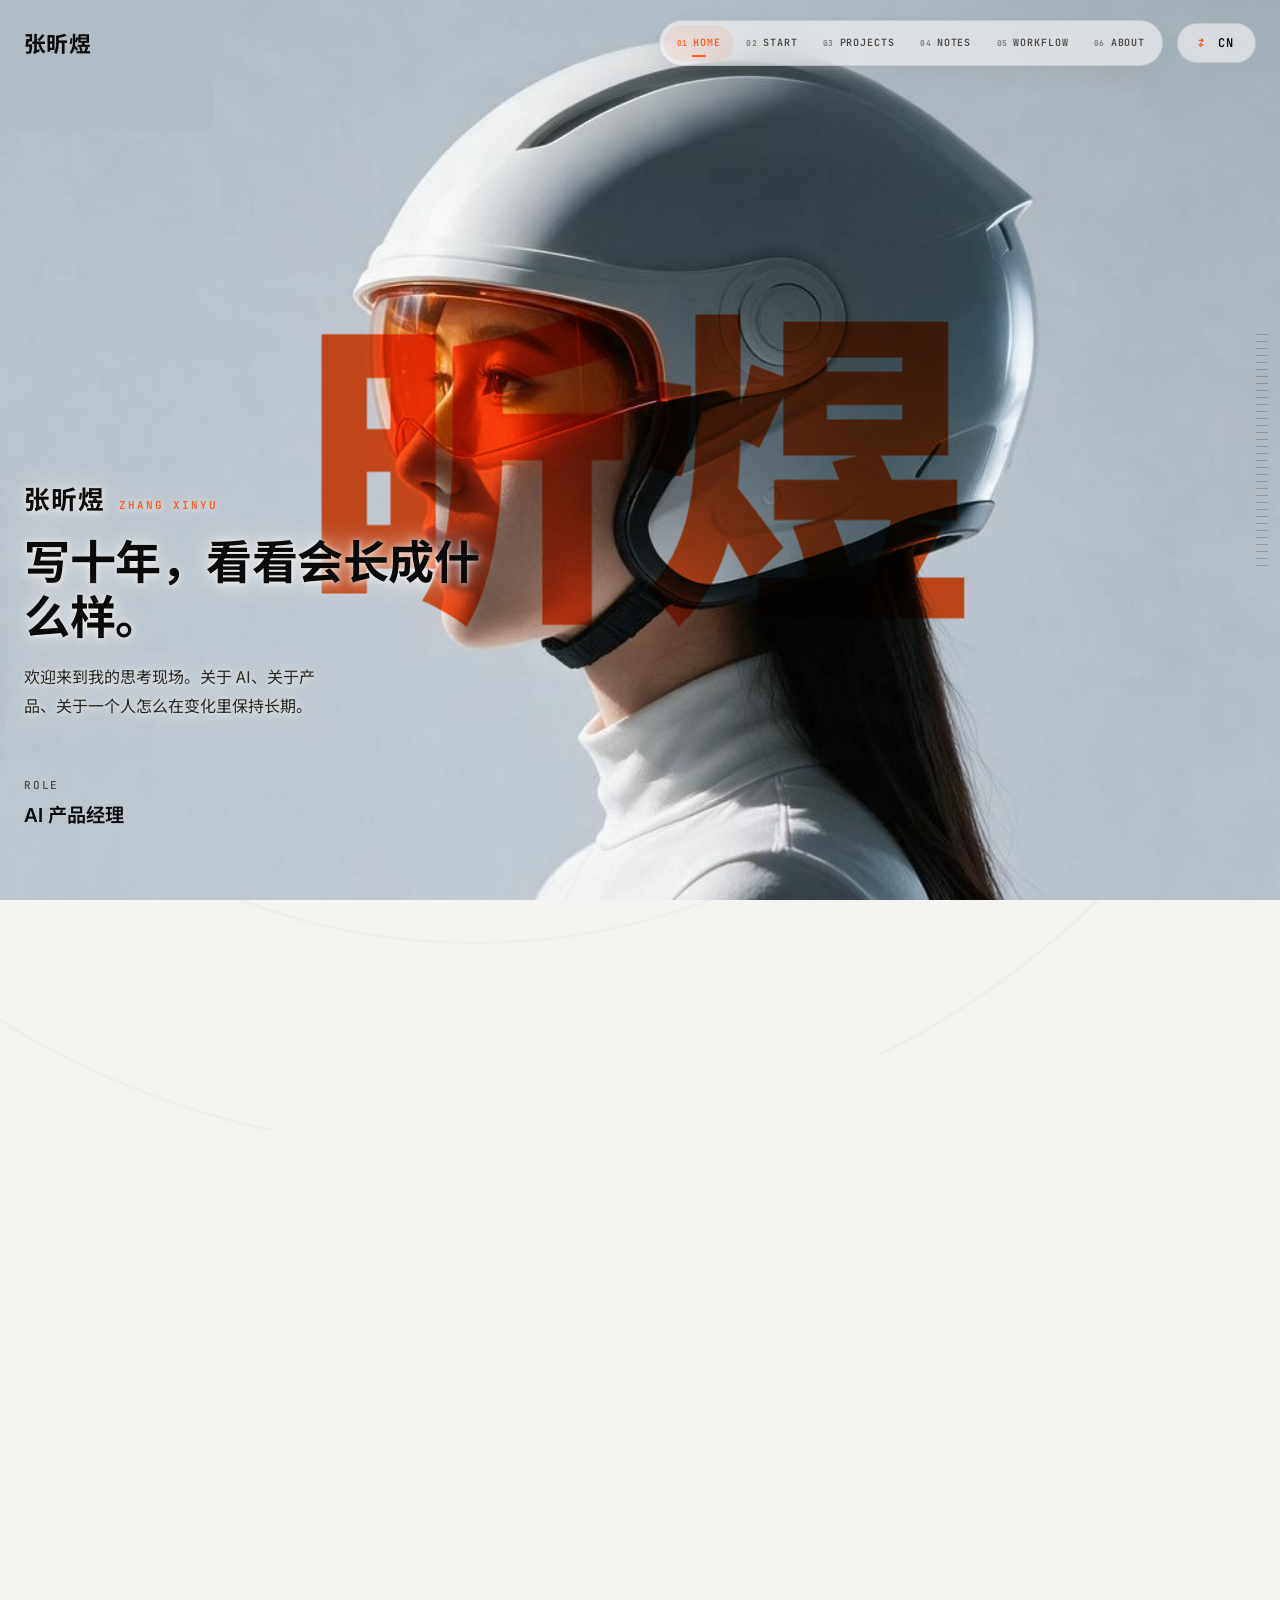
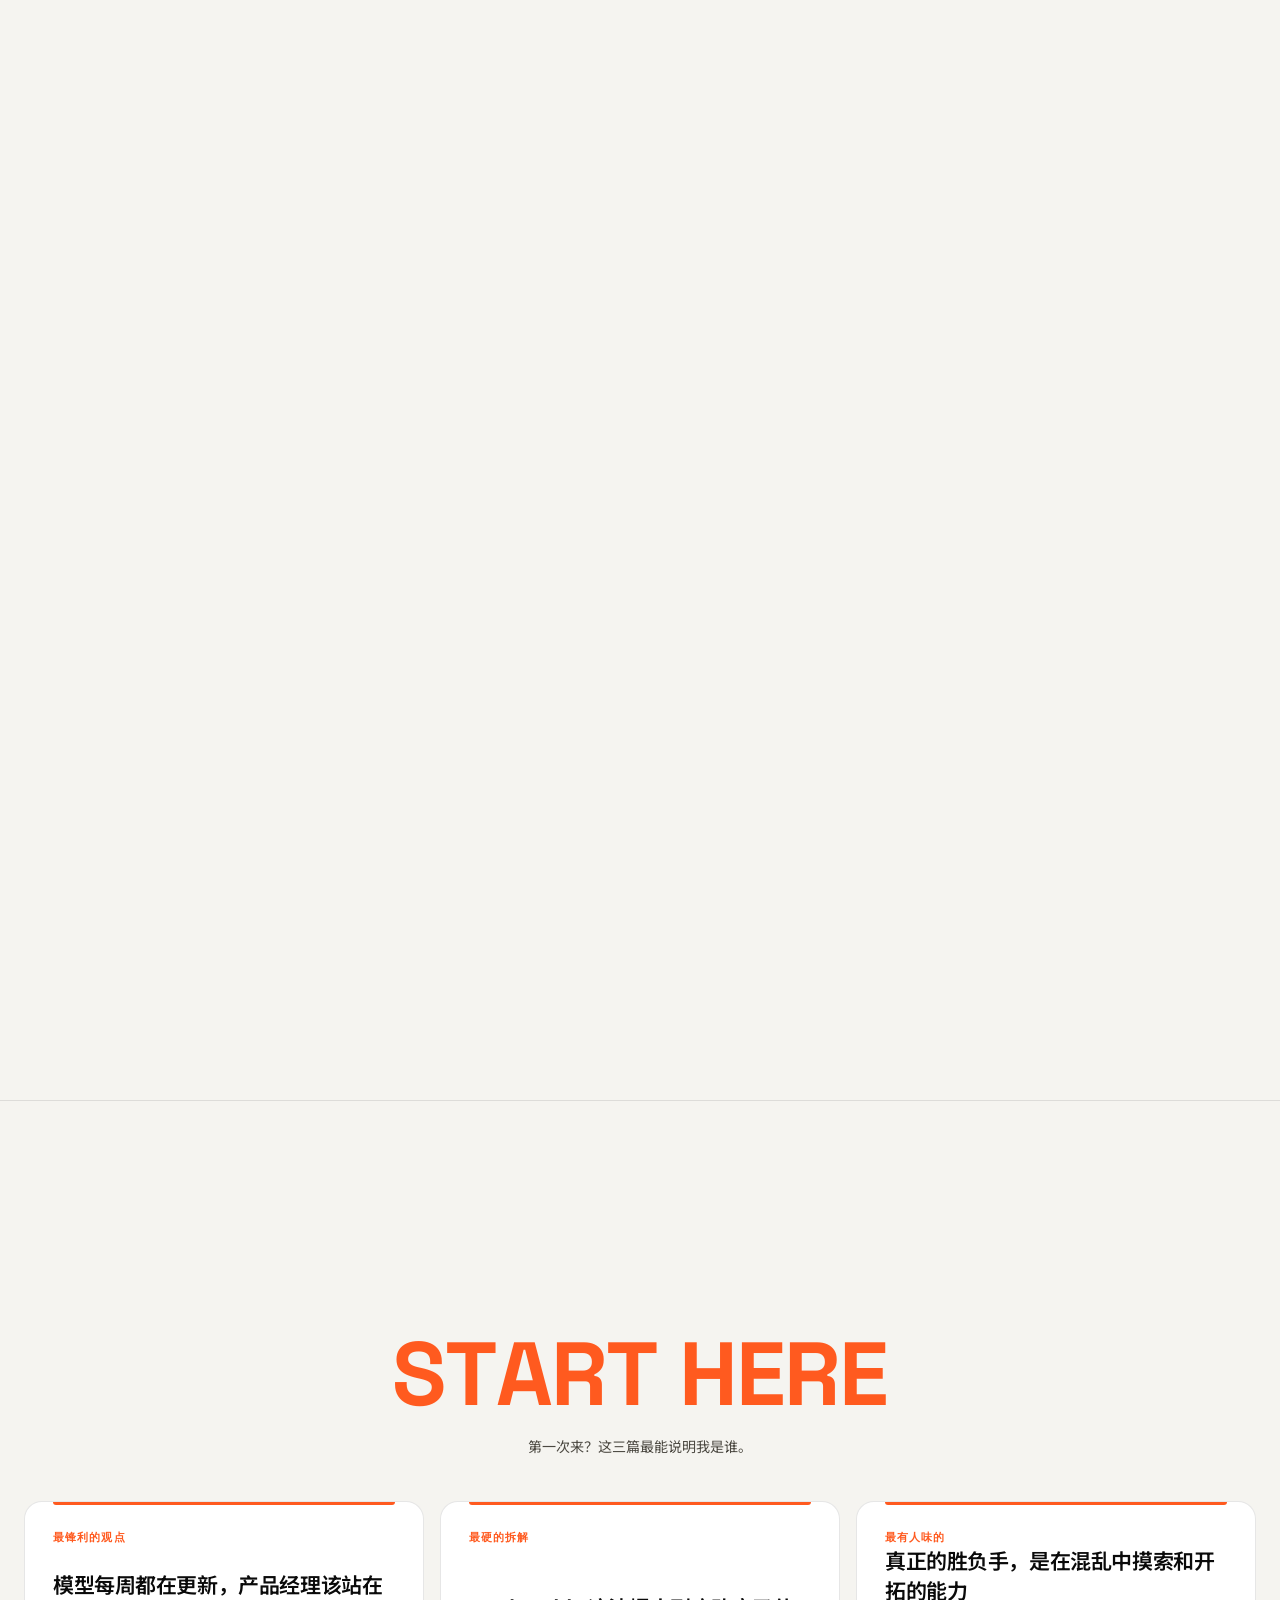
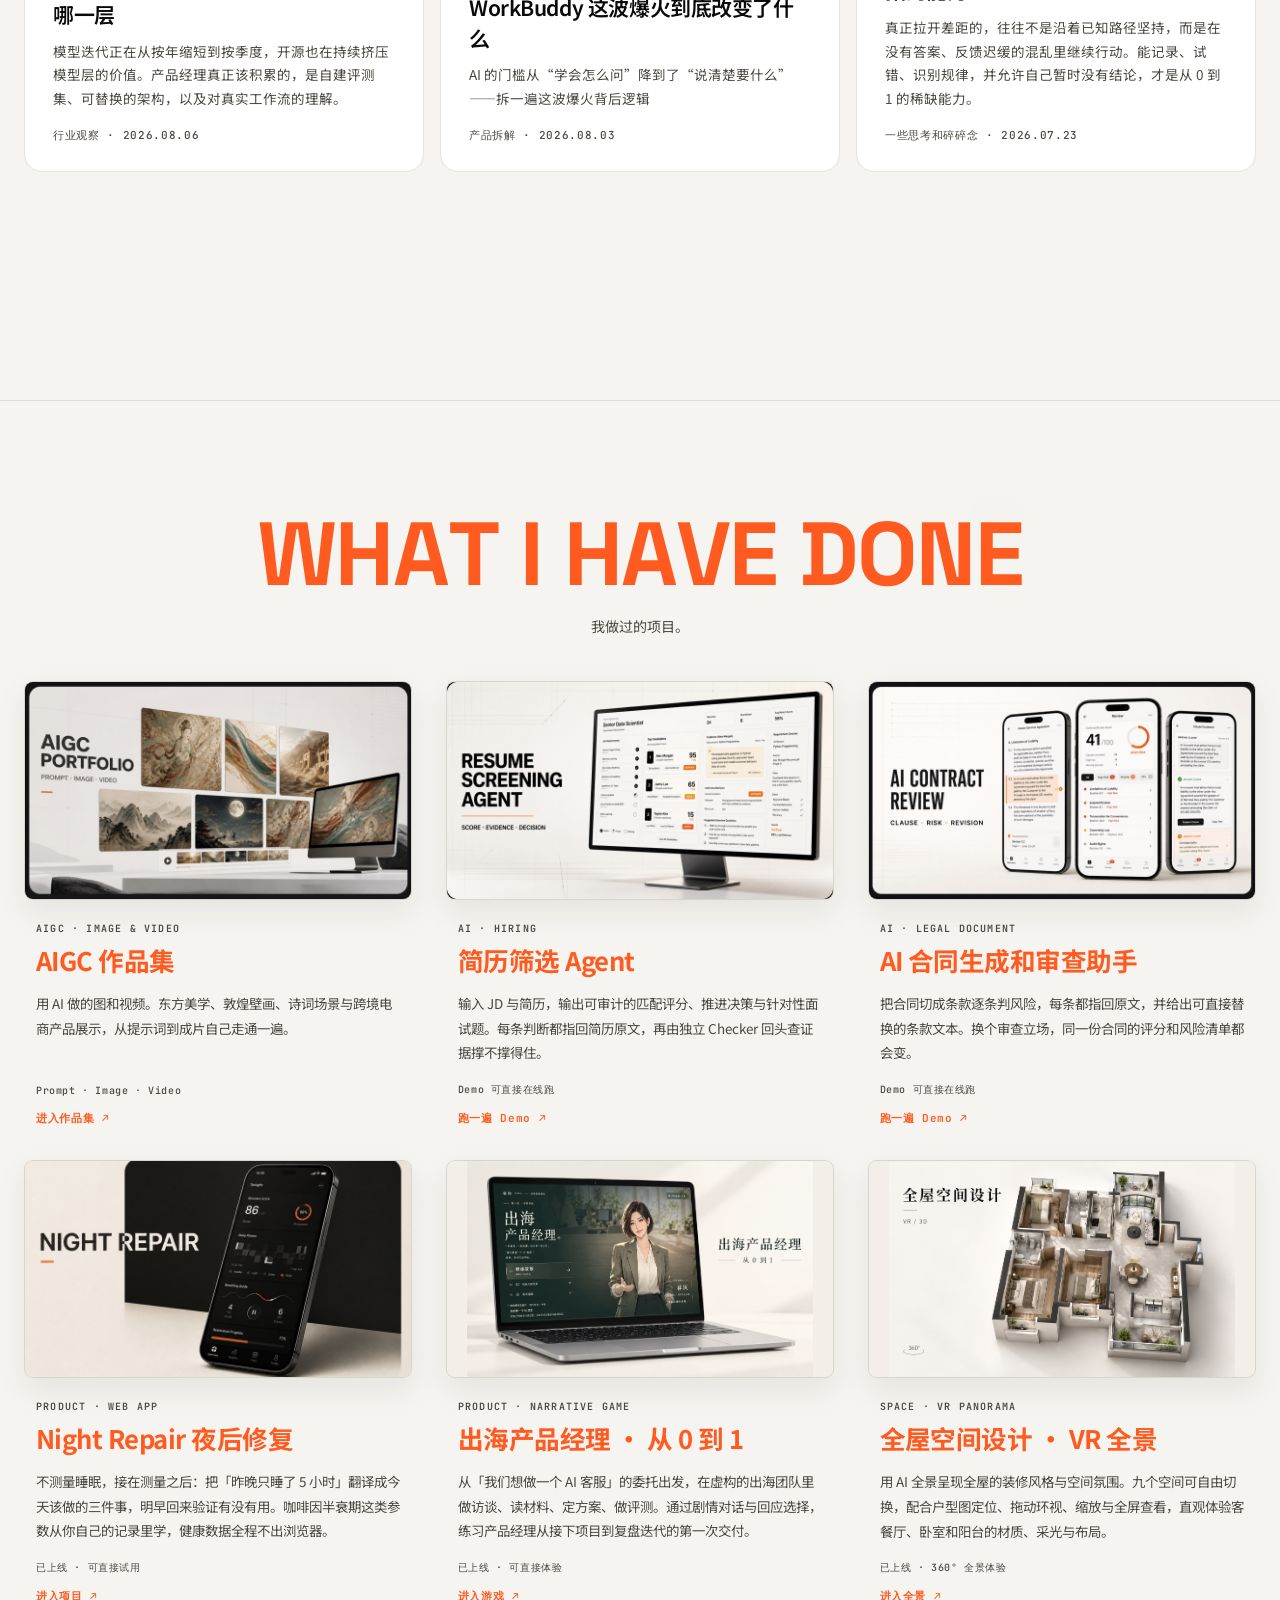
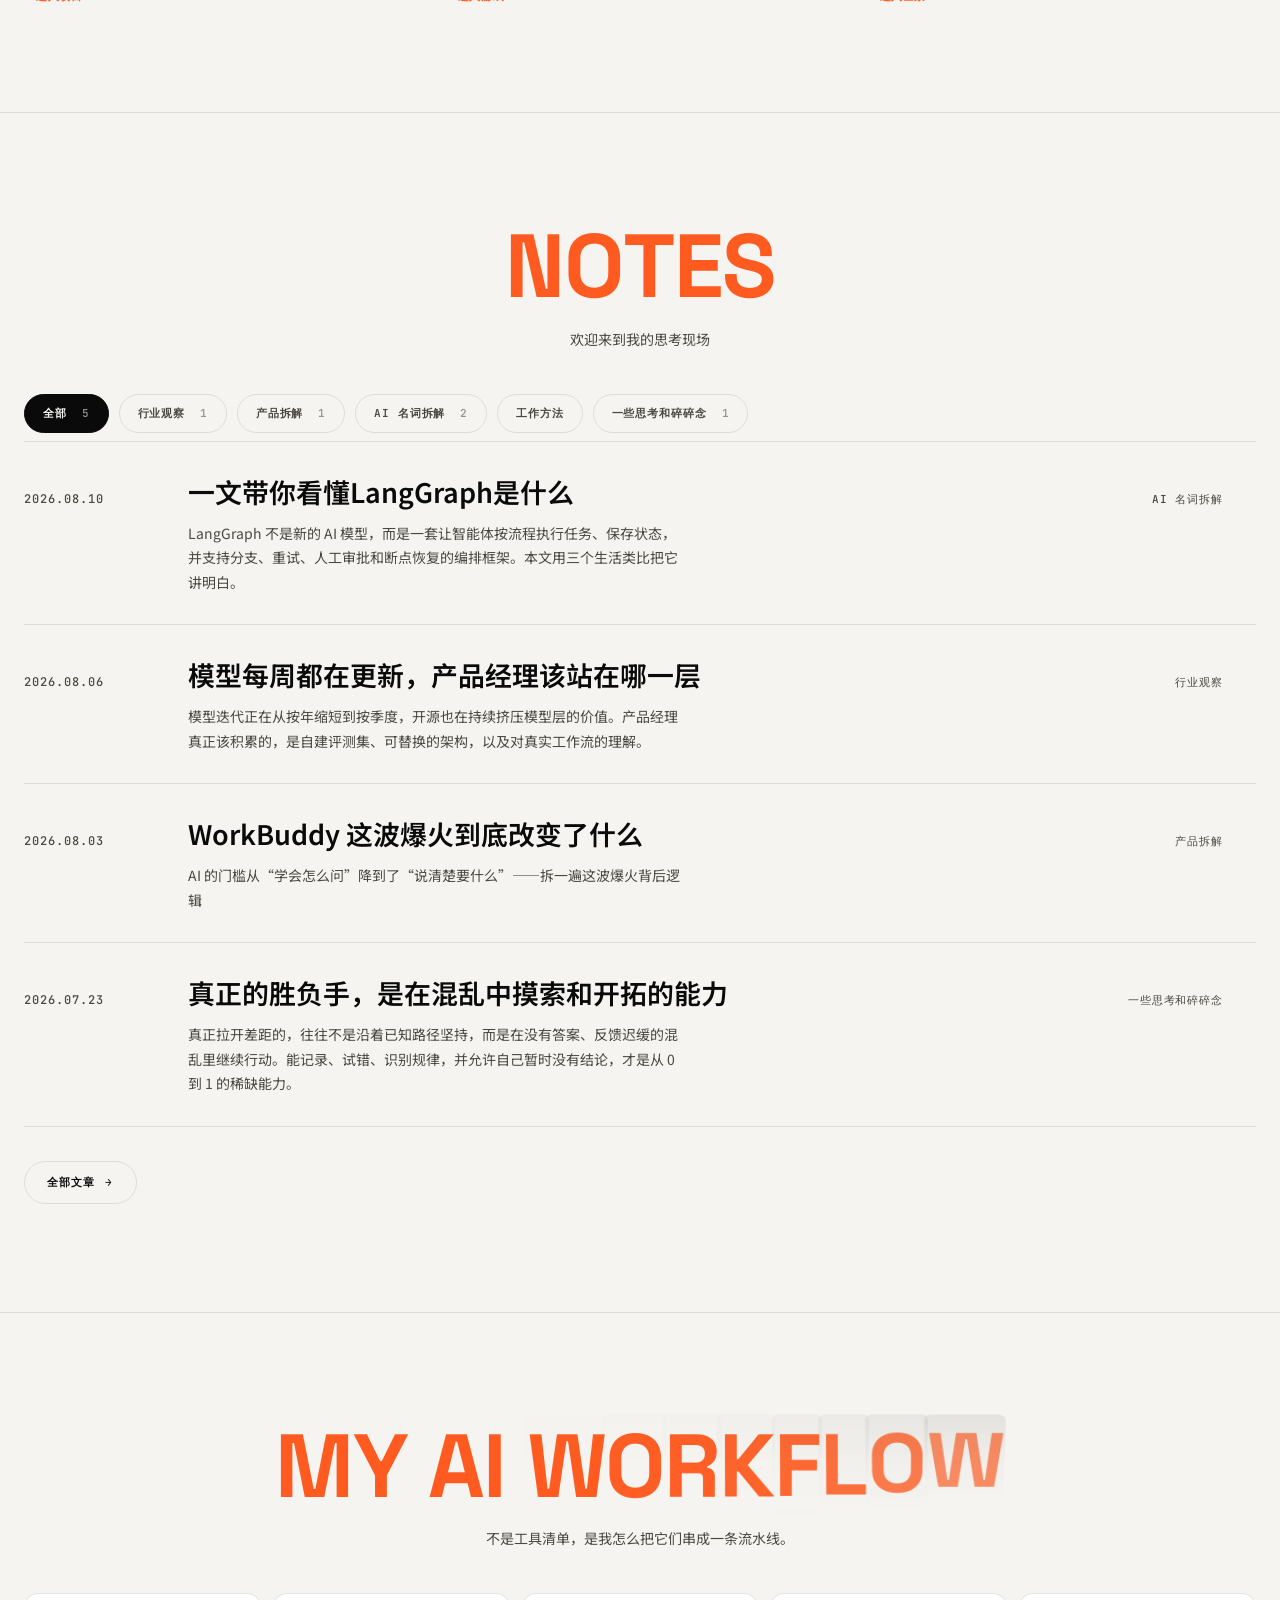
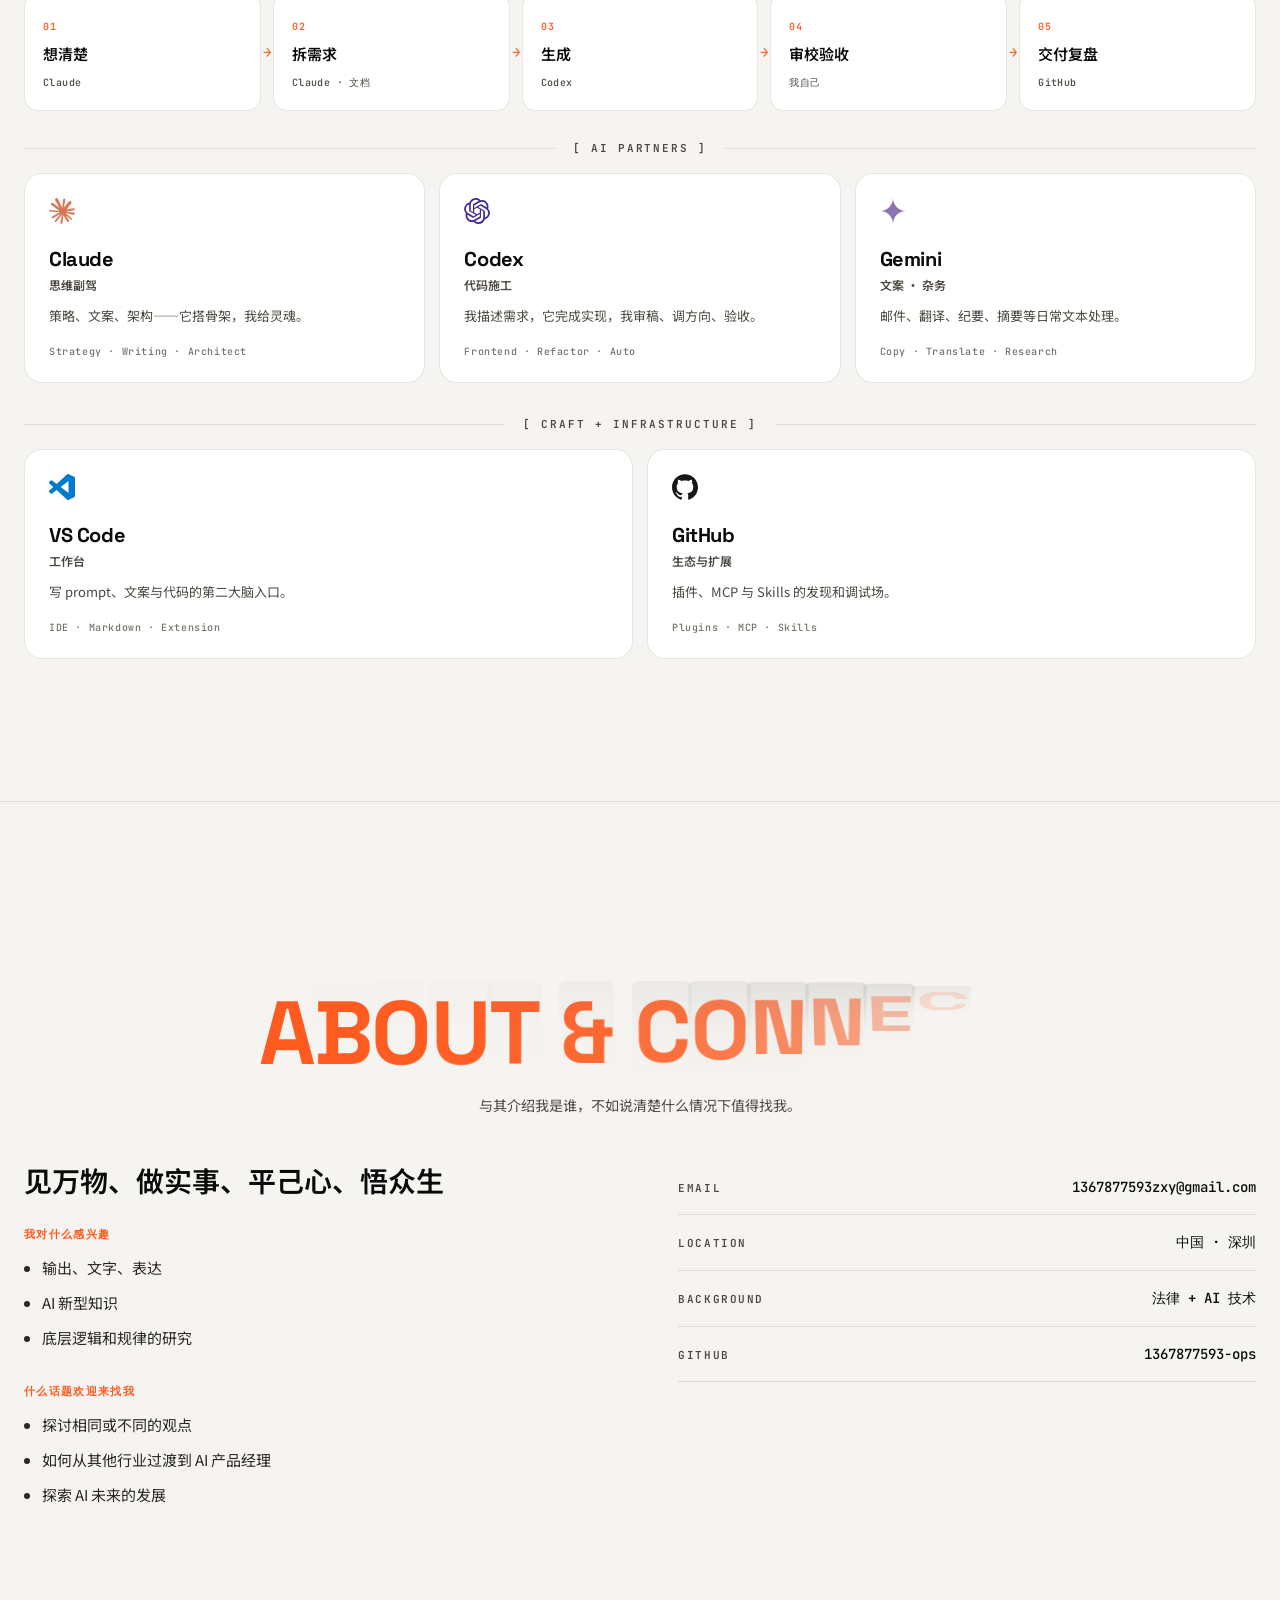
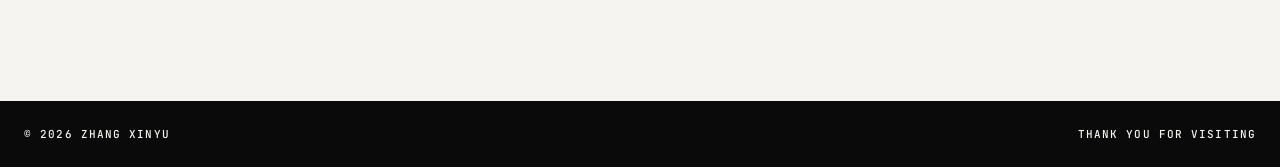
<file: index.html>
<!doctype html><html lang="zh-CN"><head><meta charset="UTF-8"><meta name="viewport" content="width=device-width,initial-scale=1"><meta name="description" content="张昕煜的思考现场 — 关于 AI、关于产品、关于一个人怎么在变化里保持长期"><title>◤ 张昕煜 // 思考现场 ◢</title><link rel="canonical" href="https://zhangxinyuzxy.com/"><meta property="og:type" content="website"><meta property="og:title" content="张昕煜 · 思考现场"><meta property="og:description" content="关于 AI、关于产品、关于一个人怎么在变化里保持长期。"><meta property="og:url" content="https://zhangxinyuzxy.com/"><meta property="og:image" content="https://zhangxinyuzxy.com/assets/hero.png"><meta name="twitter:card" content="summary_large_image"><script type="application/ld+json">{"@context":"https://schema.org","@type":"Person","name":"张昕煜","alternateName":"ZHANG XINYU","url":"https://zhangxinyuzxy.com/","jobTitle":"AI 产品经理","sameAs":["https://github.com/1367877593-ops"]}</script><link rel="preconnect" href="https://fonts.googleapis.com"><link rel="preconnect" href="https://fonts.gstatic.com" crossorigin><link href="https://fonts.googleapis.com/css2?family=Space+Grotesk:wght@400;500;600;700&family=Inter:wght@300;400;500;600;700&family=JetBrains+Mono:wght@400;500;600;700&family=Noto+Sans+SC:wght@300;400;500;700&display=swap" rel="stylesheet"><link rel="stylesheet" href="style.css?v=20261013-2"><link rel="stylesheet" href="fold-text.css?v=20260824-1"></head><body>

<!-- 开场：橙色满屏 → 字母液态融合 → 闪光 → 融合后的 X 变成镂空洞放大，露出人物 -->
<div class="intro" id="intro">
  <svg class="intro-svg" viewBox="0 0 1000 600" preserveAspectRatio="xMidYMid slice" aria-hidden="true">
    <defs>
      <filter id="goo"><feGaussianBlur in="SourceGraphic" stdDeviation="11" result="b"/><feColorMatrix in="b" values="1 0 0 0 0  0 1 0 0 0  0 0 1 0 0  0 0 0 26 -12"/></filter>
      <mask id="cut">
        <rect x="0" y="0" width="1000" height="600" fill="#fff"/>
        <text id="cutX" x="500" y="300" text-anchor="middle" dominant-baseline="central" fill="#000">X</text>
      </mask>
    </defs>
    <rect class="intro-surface" x="0" y="0" width="1000" height="600" mask="url(#cut)"/>
    <g class="intro-letters" filter="url(#goo)">
      <text class="l" style="--dx:-244px" x="500" y="300" text-anchor="middle" dominant-baseline="central">X</text>
      <text class="l" style="--dx:-122px" x="500" y="300" text-anchor="middle" dominant-baseline="central">I</text>
      <text class="l" style="--dx:0px"    x="500" y="300" text-anchor="middle" dominant-baseline="central">N</text>
      <text class="l" style="--dx:122px"  x="500" y="300" text-anchor="middle" dominant-baseline="central">Y</text>
      <text class="l" style="--dx:244px"  x="500" y="300" text-anchor="middle" dominant-baseline="central">U</text>
    </g>
    <circle class="intro-flash" cx="500" cy="300" r="1"/>
  </svg>
  <p class="intro-dots">LOADING<span>.</span><span>.</span><span>.</span></p>
</div>

<div class="dots" aria-hidden="true"></div>
<div class="contours" aria-hidden="true"></div>

<header class="topbar" id="topbar">
  <a class="wordmark" href="#home">张昕煜</a>
  <div class="topbar-right">
    <nav class="section-nav" id="sectionNav" aria-label="网站分栏导航">
      <a href="#home" data-section="home"><b>01</b><span>HOME</span></a>
      <a href="#start" data-section="start"><b>02</b><span>START</span></a>
      <a href="#projects" data-section="projects"><b>03</b><span>PROJECTS</span></a>
      <a href="#notes" data-section="notes"><b>04</b><span>NOTES</span></a>
      <a href="#workflow" data-section="workflow"><b>05</b><span>WORKFLOW</span></a>
      <a href="#about" data-section="about"><b>06</b><span>ABOUT</span></a>
    </nav>
    <button class="lang" type="button" aria-label="切换语言"><i>⇄</i> CN</button>
  </div>
</header>

<nav class="rail" id="rail" aria-label="阅读进度"></nav>

<main>

<!-- ── 首屏：3 屏滚动，sticky 舞台内三阶段插值 ─────────────── -->
<section class="hero" id="home">
  <div class="hero-track">
    <div class="hero-stage" id="heroStage">
      <div class="hero-word" aria-hidden="true">昕煜</div>

      <div class="mq mq-a" aria-hidden="true"><div class="mq-inner"><span>写十年 · 看看会长成什么样 · 张昕煜 · </span><span>写十年 · 看看会长成什么样 · 张昕煜 · </span><span>写十年 · 看看会长成什么样 · 张昕煜 · </span><span>写十年 · 看看会长成什么样 · 张昕煜 · </span></div></div>
      <div class="mq mq-b" aria-hidden="true"><div class="mq-inner"><span>MY THINKING IN PROGRESS · ZHANG XINYU · </span><span>MY THINKING IN PROGRESS · ZHANG XINYU · </span><span>MY THINKING IN PROGRESS · ZHANG XINYU · </span><span>MY THINKING IN PROGRESS · ZHANG XINYU · </span></div></div>

      <div class="hero-media" id="heroMedia">
        <video src="assets/hero.mp4" poster="assets/hero.png" autoplay muted loop playsinline preload="auto" aria-label="张昕煜 · 未来感形象"></video>
        <video src="assets/hero.mp4" muted playsinline preload="auto" aria-hidden="true" tabindex="-1"></video>
      </div>

      <svg class="sign" id="sign" viewBox="0 0 600 360" fill="none" aria-hidden="true"><path id="signPath" d="M92 292C138 176 186 96 214 74c28-22 34 8 22 62-14 62-52 148-70 158-14 8-6-32 26-78 44-64 118-138 168-150 34-8 30 24 6 62-26 42-76 96-96 108-14 8-8-14 14-38 30-32 92-78 128-84" stroke="var(--accent)" stroke-width="9" stroke-linecap="round" stroke-linejoin="round"/></svg>

      <div class="hero-corner hero-lead">
        <p class="hero-name"><b>张昕煜</b><i>ZHANG XINYU</i></p>
        <h1 class="slogan">写十年，看看会长成什么样。</h1>
        <p class="hero-sub">欢迎来到我的思考现场。关于 AI、关于产品、关于一个人怎么在变化里保持长期。</p>
      </div>
      <div class="hero-corner hero-role"><span>ROLE</span><strong>AI 产品经理</strong></div>
    </div>
  </div>
</section>

<!-- ── START HERE：三个固定角色槽位，数据来自 notes.js 的 picks ── -->
<section class="panel" id="start">
  <div class="panel-in">
    <header class="head"><h2>START HERE</h2><p>第一次来？这三篇最能说明我是谁。</p></header>
    <div class="picks" id="picks"></div>
  </div>
</section>

<!-- ── WORK：项目封面网格 ─────────────────────────────────── -->
<section class="panel" id="projects">
  <div class="panel-in">
    <header class="head"><h2>WHAT I HAVE DONE</h2><p>我做过的项目。</p></header>
    <div class="deck project-grid" id="deck">
      <article class="project-card project-card-cover">
        <a class="project-cover" href="aigc.html" aria-label="进入 AIGC 作品集"><img src="assets/project-aigc-cover.jpg" width="1600" height="900" loading="lazy" alt="AIGC 作品集封面"></a>
        <div class="project-copy"><small>AIGC · IMAGE &amp; VIDEO</small><h3>AIGC 作品集</h3><p>用 AI 做的图和视频。东方美学、敦煌壁画、诗词场景与跨境电商产品展示，从提示词到成片自己走通一遍。</p><em>Prompt · Image · Video</em><a class="deck-link" href="aigc.html">进入作品集 ↗</a></div>
      </article>
      <article class="project-card project-card-cover">
        <a class="project-cover" href="resume-agent.html" aria-label="进入简历筛选 Agent"><img src="assets/project-resume-cover.jpg" width="1600" height="900" loading="lazy" alt="简历筛选 Agent 封面"></a>
        <div class="project-copy"><small>AI · HIRING</small><h3>简历筛选 Agent</h3><p>输入 JD 与简历，输出可审计的匹配评分、推进决策与针对性面试题。每条判断都指回简历原文，再由独立 Checker 回头查证据撑不撑得住。</p><em>Demo 可直接在线跑</em><a class="deck-link" href="resume-agent.html">跑一遍 Demo ↗</a></div>
      </article>
      <article class="project-card project-card-cover">
        <a class="project-cover" href="qihe.html" aria-label="进入 AI 合同生成和审查助手"><img src="assets/project-contract-cover.jpg" width="1600" height="900" loading="lazy" alt="AI 合同生成和审查助手封面"></a>
        <div class="project-copy"><small>AI · LEGAL DOCUMENT</small><h3>AI 合同生成和审查助手</h3><p>把合同切成条款逐条判风险，每条都指回原文，并给出可直接替换的条款文本。换个审查立场，同一份合同的评分和风险清单都会变。</p><em>Demo 可直接在线跑</em><a class="deck-link" href="qihe.html">跑一遍 Demo ↗</a></div>
      </article>
      <article class="project-card project-card-cover">
        <a class="project-cover" href="night-repair.html" aria-label="进入 Night Repair 夜后修复项目"><img src="assets/project-night-repair-cover.jpg" width="1600" height="900" loading="lazy" alt="Night Repair 夜后修复项目封面"></a>
        <div class="project-copy"><small>PRODUCT · WEB APP</small><h3>Night Repair 夜后修复</h3><p>不测量睡眠，接在测量之后：把「昨晚只睡了 5 小时」翻译成今天该做的三件事，明早回来验证有没有用。咖啡因半衰期这类参数从你自己的记录里学，健康数据全程不出浏览器。</p><em>已上线 · 可直接试用</em><a class="deck-link" href="night-repair.html">进入项目 ↗</a></div>
      </article>
      <article class="project-card project-card-cover">
        <a class="project-cover" href="pm-game.html" aria-label="进入出海产品经理 · 从 0 到 1"><img class="project-cover-fit" src="assets/project-pm-game-cover.png" width="1586" height="992" loading="lazy" alt="出海产品经理 · 从 0 到 1 游戏封面"></a>
        <div class="project-copy"><small>PRODUCT · NARRATIVE GAME</small><h3>出海产品经理 · 从 0 到 1</h3><p>从「我们想做一个 AI 客服」的委托出发，在虚构的出海团队里做访谈、读材料、定方案、做评测。通过剧情对话与回应选择，练习产品经理从接下项目到复盘迭代的第一次交付。</p><em>已上线 · 可直接体验</em><a class="deck-link" href="pm-game.html">进入游戏 ↗</a></div>
      </article>
      <article class="project-card project-card-cover">
        <a class="project-cover" href="https://vr.zhangxinyuzxy.xyz/#balcony-north" target="_blank" rel="noopener noreferrer" aria-label="进入全屋空间设计 · VR 全景"><img class="project-cover-fit" src="assets/project-vr-home-cover.png" width="1586" height="992" loading="lazy" alt="全屋空间设计 · VR 全景项目封面，展示完整户型与空间布局"></a>
        <div class="project-copy"><small>SPACE · VR PANORAMA</small><h3>全屋空间设计 · VR 全景</h3><p>用 AI 全景呈现全屋的装修风格与空间氛围。九个空间可自由切换，配合户型图定位、拖动环视、缩放与全屏查看，直观体验客餐厅、卧室和阳台的材质、采光与布局。</p><em>已上线 · 360° 全景体验</em><a class="deck-link" href="https://vr.zhangxinyuzxy.xyz/#balcony-north" target="_blank" rel="noopener noreferrer">进入全景 ↗</a></div>
      </article>
    </div>
  </div>
</section>

<!-- ── NOTES：索引列表 + 分类筛选，数据来自 notes.js ─────────── -->
<section class="panel" id="notes">
  <div class="panel-in">
    <header class="head"><h2>NOTES</h2><p>欢迎来到我的思考现场</p></header>
    <div class="cats" id="cats"></div>
    <div class="notes" id="notesList" data-limit="4"></div>
    <div class="notes-empty" id="notesEmpty" hidden><p></p><span>COMING SOON</span></div>
    <a class="notes-more" id="notesMore" href="notes.html" hidden>全部文章 <span>→</span></a>
  </div>
</section>

<!-- ── MY AI WORKFLOW：流程带 + 分组网格 ──────────────────── -->
<section class="panel" id="workflow">
  <div class="panel-in">
    <header class="head"><h2>MY AI WORKFLOW</h2><p>不是工具清单，是我怎么把它们串成一条流水线。</p></header>
    <ol class="flowline">
      <li><b>01</b><h4>想清楚</h4><span>Claude</span></li>
      <li><b>02</b><h4>拆需求</h4><span>Claude · 文档</span></li>
      <li><b>03</b><h4>生成</h4><span>Codex</span></li>
      <li><b>04</b><h4>审校验收</h4><span>我自己</span></li>
      <li><b>05</b><h4>交付复盘</h4><span>GitHub</span></li>
    </ol>
    <div class="group-label"><span>[ AI PARTNERS ]</span></div>
    <div class="co-grid">
      <article><svg class="co-ic" viewBox="0 0 24 24" fill="#D97757" role="img" aria-label="Claude"><path d="m4.7144 15.9555 4.7174-2.6471.079-.2307-.079-.1275h-.2307l-.7893-.0486-2.6956-.0729-2.3375-.0971-2.2646-.1214-.5707-.1215-.5343-.7042.0546-.3522.4797-.3218.686.0608 1.5179.1032 2.2767.1578 1.6514.0972 2.4468.255h.3886l.0546-.1579-.1336-.0971-.1032-.0972L6.973 9.8356l-2.55-1.6879-1.3356-.9714-.7225-.4918-.3643-.4614-.1578-1.0078.6557-.7225.8803.0607.2246.0607.8925.686 1.9064 1.4754 2.4893 1.8336.3643.3035.1457-.1032.0182-.0728-.164-.2733-1.3539-2.4467-1.445-2.4893-.6435-1.032-.17-.6194c-.0607-.255-.1032-.4674-.1032-.7285L6.287.1335 6.6997 0l.9957.1336.419.3642.6192 1.4147 1.0018 2.2282 1.5543 3.0296.4553.8985.2429.8318.091.255h.1579v-.1457l.1275-1.706.2368-2.0947.2307-2.6957.0789-.7589.3764-.9107.7468-.4918.5828.2793.4797.686-.0668.4433-.2853 1.8517-.5586 2.9021-.3643 1.9429h.2125l.2429-.2429.9835-1.3053 1.6514-2.0643.7286-.8196.85-.9046.5464-.4311h1.0321l.759 1.1293-.34 1.1657-1.0625 1.3478-.8804 1.1414-1.2628 1.7-.7893 1.36.0729.1093.1882-.0183 2.8535-.607 1.5421-.2794 1.8396-.3157.8318.3886.091.3946-.3278.8075-1.967.4857-2.3072.4614-3.4364.8136-.0425.0304.0486.0607 1.5482.1457.6618.0364h1.621l3.0175.2247.7892.522.4736.6376-.079.4857-1.2142.6193-1.6393-.3886-3.825-.9107-1.3113-.3279h-.1822v.1093l1.0929 1.0686 2.0035 1.8092 2.5075 2.3314.1275.5768-.3218.4554-.34-.0486-2.2039-1.6575-.85-.7468-1.9246-1.621h-.1275v.17l.4432.6496 2.3436 3.5214.1214 1.0807-.17.3521-.6071.2125-.6679-.1214-1.3721-1.9246L14.38 17.959l-1.1414-1.9428-.1397.079-.674 7.2552-.3156.3703-.7286.2793-.6071-.4614-.3218-.7468.3218-1.4753.3886-1.9246.3157-1.53.2853-1.9004.17-.6314-.0121-.0425-.1397.0182-1.4328 1.9672-2.1796 2.9446-1.7243 1.8456-.4128.164-.7164-.3704.0667-.6618.4008-.5889 2.386-3.0357 1.4389-1.882.929-1.0868-.0062-.1579h-.0546l-6.3385 4.1164-1.1293.1457-.4857-.4554.0608-.7467.2307-.2429 1.9064-1.3114Z"/></svg><small>[AI]</small><h3>Claude</h3><b>思维副驾</b><p>策略、文案、架构——它搭骨架，我给灵魂。</p><em>Strategy · Writing · Architect</em></article>
      <article><svg class="co-ic" viewBox="0 0 24 24" fill="#412991" role="img" aria-label="Codex"><path d="M22.2819 9.8211a5.9847 5.9847 0 0 0-.5157-4.9108 6.0462 6.0462 0 0 0-6.5098-2.9A6.0651 6.0651 0 0 0 4.9807 4.1818a5.9847 5.9847 0 0 0-3.9977 2.9 6.0462 6.0462 0 0 0 .7427 7.0966 5.98 5.98 0 0 0 .511 4.9107 6.051 6.051 0 0 0 6.5146 2.9001A5.9847 5.9847 0 0 0 13.2599 24a6.0557 6.0557 0 0 0 5.7718-4.2058 5.9894 5.9894 0 0 0 3.9977-2.9001 6.0557 6.0557 0 0 0-.7475-7.0729zm-9.022 12.6081a4.4755 4.4755 0 0 1-2.8764-1.0408l.1419-.0804 4.7783-2.7582a.7948.7948 0 0 0 .3927-.6813v-6.7369l2.02 1.1686a.071.071 0 0 1 .038.052v5.5826a4.504 4.504 0 0 1-4.4945 4.4944zm-9.6607-4.1254a4.4708 4.4708 0 0 1-.5346-3.0137l.142.0852 4.783 2.7582a.7712.7712 0 0 0 .7806 0l5.8428-3.3685v2.3324a.0804.0804 0 0 1-.0332.0615L9.74 19.9502a4.4992 4.4992 0 0 1-6.1408-1.6464zM2.3408 7.8956a4.485 4.485 0 0 1 2.3655-1.9728V11.6a.7664.7664 0 0 0 .3879.6765l5.8144 3.3543-2.0201 1.1685a.0757.0757 0 0 1-.071 0l-4.8303-2.7865A4.504 4.504 0 0 1 2.3408 7.872zm16.5963 3.8558L13.1038 8.364 15.1192 7.2a.0757.0757 0 0 1 .071 0l4.8303 2.7913a4.4944 4.4944 0 0 1-.6765 8.1042v-5.6772a.79.79 0 0 0-.407-.667zm2.0107-3.0231l-.142-.0852-4.7735-2.7818a.7759.7759 0 0 0-.7854 0L9.409 9.2297V6.8974a.0662.0662 0 0 1 .0284-.0615l4.8303-2.7866a4.4992 4.4992 0 0 1 6.6802 4.66zM8.3065 12.863l-2.02-1.1638a.0804.0804 0 0 1-.038-.0567V6.0742a4.4992 4.4992 0 0 1 7.3757-3.4537l-.142.0805L8.704 5.459a.7948.7948 0 0 0-.3927.6813zm1.0976-2.3654l2.602-1.4998 2.6069 1.4998v2.9994l-2.5974 1.4997-2.6067-1.4997Z"/></svg><small>[AI]</small><h3>Codex</h3><b>代码施工</b><p>我描述需求，它完成实现，我审稿、调方向、验收。</p><em>Frontend · Refactor · Auto</em></article>
      <article><svg class="co-ic" viewBox="0 0 24 24" fill="#8E75B2" role="img" aria-label="Gemini"><path d="M11.04 19.32Q12 21.51 12 24q0-2.49.93-4.68.96-2.19 2.58-3.81t3.81-2.55Q21.51 12 24 12q-2.49 0-4.68-.93a12.3 12.3 0 0 1-3.81-2.58 12.3 12.3 0 0 1-2.58-3.81Q12 2.49 12 0q0 2.49-.96 4.68-.93 2.19-2.55 3.81a12.3 12.3 0 0 1-3.81 2.58Q2.49 12 0 12q2.49 0 4.68.96 2.19.93 3.81 2.55t2.55 3.81"/></svg><small>[AI]</small><h3>Gemini</h3><b>文案 · 杂务</b><p>邮件、翻译、纪要、摘要等日常文本处理。</p><em>Copy · Translate · Research</em></article>
    </div>
    <div class="group-label"><span>[ CRAFT + INFRASTRUCTURE ]</span></div>
    <div class="co-grid">
      <article><svg class="co-ic" viewBox="0 0 24 24" fill="#007ACC" role="img" aria-label="VS Code"><path d="M23.15 2.587L18.21.21a1.494 1.494 0 0 0-1.705.29l-9.46 8.63-4.12-3.128a.999.999 0 0 0-1.276.057L.327 7.261A1 1 0 0 0 .326 8.74L3.899 12 .326 15.26a1 1 0 0 0 .001 1.479L1.65 17.94a.999.999 0 0 0 1.276.057l4.12-3.128 9.46 8.63a1.492 1.492 0 0 0 1.704.29l4.942-2.377A1.5 1.5 0 0 0 24 20.06V3.939a1.5 1.5 0 0 0-.85-1.352zm-5.146 14.861L10.826 12l7.178-5.448v10.896z"/></svg><small>[INFRA]</small><h3>VS Code</h3><b>工作台</b><p>写 prompt、文案与代码的第二大脑入口。</p><em>IDE · Markdown · Extension</em></article>
      <article><svg class="co-ic" viewBox="0 0 24 24" fill="#181717" role="img" aria-label="GitHub"><path d="M12 .297c-6.63 0-12 5.373-12 12 0 5.303 3.438 9.8 8.205 11.385.6.113.82-.258.82-.577 0-.285-.01-1.04-.015-2.04-3.338.724-4.042-1.61-4.042-1.61C4.422 18.07 3.633 17.7 3.633 17.7c-1.087-.744.084-.729.084-.729 1.205.084 1.838 1.236 1.838 1.236 1.07 1.835 2.809 1.305 3.495.998.108-.776.417-1.305.76-1.605-2.665-.3-5.466-1.332-5.466-5.93 0-1.31.465-2.38 1.235-3.22-.135-.303-.54-1.523.105-3.176 0 0 1.005-.322 3.3 1.23.96-.267 1.98-.399 3-.405 1.02.006 2.04.138 3 .405 2.28-1.552 3.285-1.23 3.285-1.23.645 1.653.24 2.873.12 3.176.765.84 1.23 1.91 1.23 3.22 0 4.61-2.805 5.625-5.475 5.92.42.36.81 1.096.81 2.22 0 1.606-.015 2.896-.015 3.286 0 .315.21.69.825.57C20.565 22.092 24 17.592 24 12.297c0-6.627-5.373-12-12-12"/></svg><small>[INFRA]</small><h3>GitHub</h3><b>生态与扩展</b><p>插件、MCP 与 Skills 的发现和调试场。</p><em>Plugins · MCP · Skills</em></article>
    </div>
  </div>
</section>

<!-- ── ABOUT & CONNECT：接口说明，不是自我介绍 ────────────────── -->
<section class="panel" id="about">
  <div class="panel-in">
    <header class="head"><h2>ABOUT &amp; CONNECT</h2><p>与其介绍我是谁，不如说清楚什么情况下值得找我。</p></header>
    <div class="about-split">
      <div class="iface">
        <p class="say">见万物、做实事、平己心、悟众生</p>
        <section>
          <h4>我对什么感兴趣</h4>
          <ul><li>输出、文字、表达</li><li>AI 新型知识</li><li>底层逻辑和规律的研究</li></ul>
        </section>
        <section>
          <h4>什么话题欢迎来找我</h4>
          <ul><li>探讨相同或不同的观点</li><li>如何从其他行业过渡到 AI 产品经理</li><li>探索 AI 未来的发展</li></ul>
        </section>
      </div>
      <dl class="contact-list">
        <div><dt>EMAIL</dt><dd><a href="mailto:1367877593zxy@gmail.com">1367877593zxy@gmail.com</a></dd></div>
        <div><dt>LOCATION</dt><dd>中国 · 深圳</dd></div>
        <div><dt>BACKGROUND</dt><dd>法律 + AI 技术</dd></div>
        <div><dt>GITHUB</dt><dd><a href="https://github.com/1367877593-ops" target="_blank" rel="noopener noreferrer">1367877593-ops</a></dd></div>
      </dl>
    </div>
  </div>
</section>

</main>

<footer><span>© 2026 ZHANG XINYU</span><span>THANK YOU FOR VISITING</span></footer>
<script src="notes.js?v=20260810-3"></script><script src="vendor/gsap.min.js?v=3.13.0"></script><script src="vendor/ScrollTrigger.min.js?v=3.13.0"></script><script src="fold-text.js?v=20260824-1"></script><script src="script.js?v=20260825-2"></script></body></html>
</file>
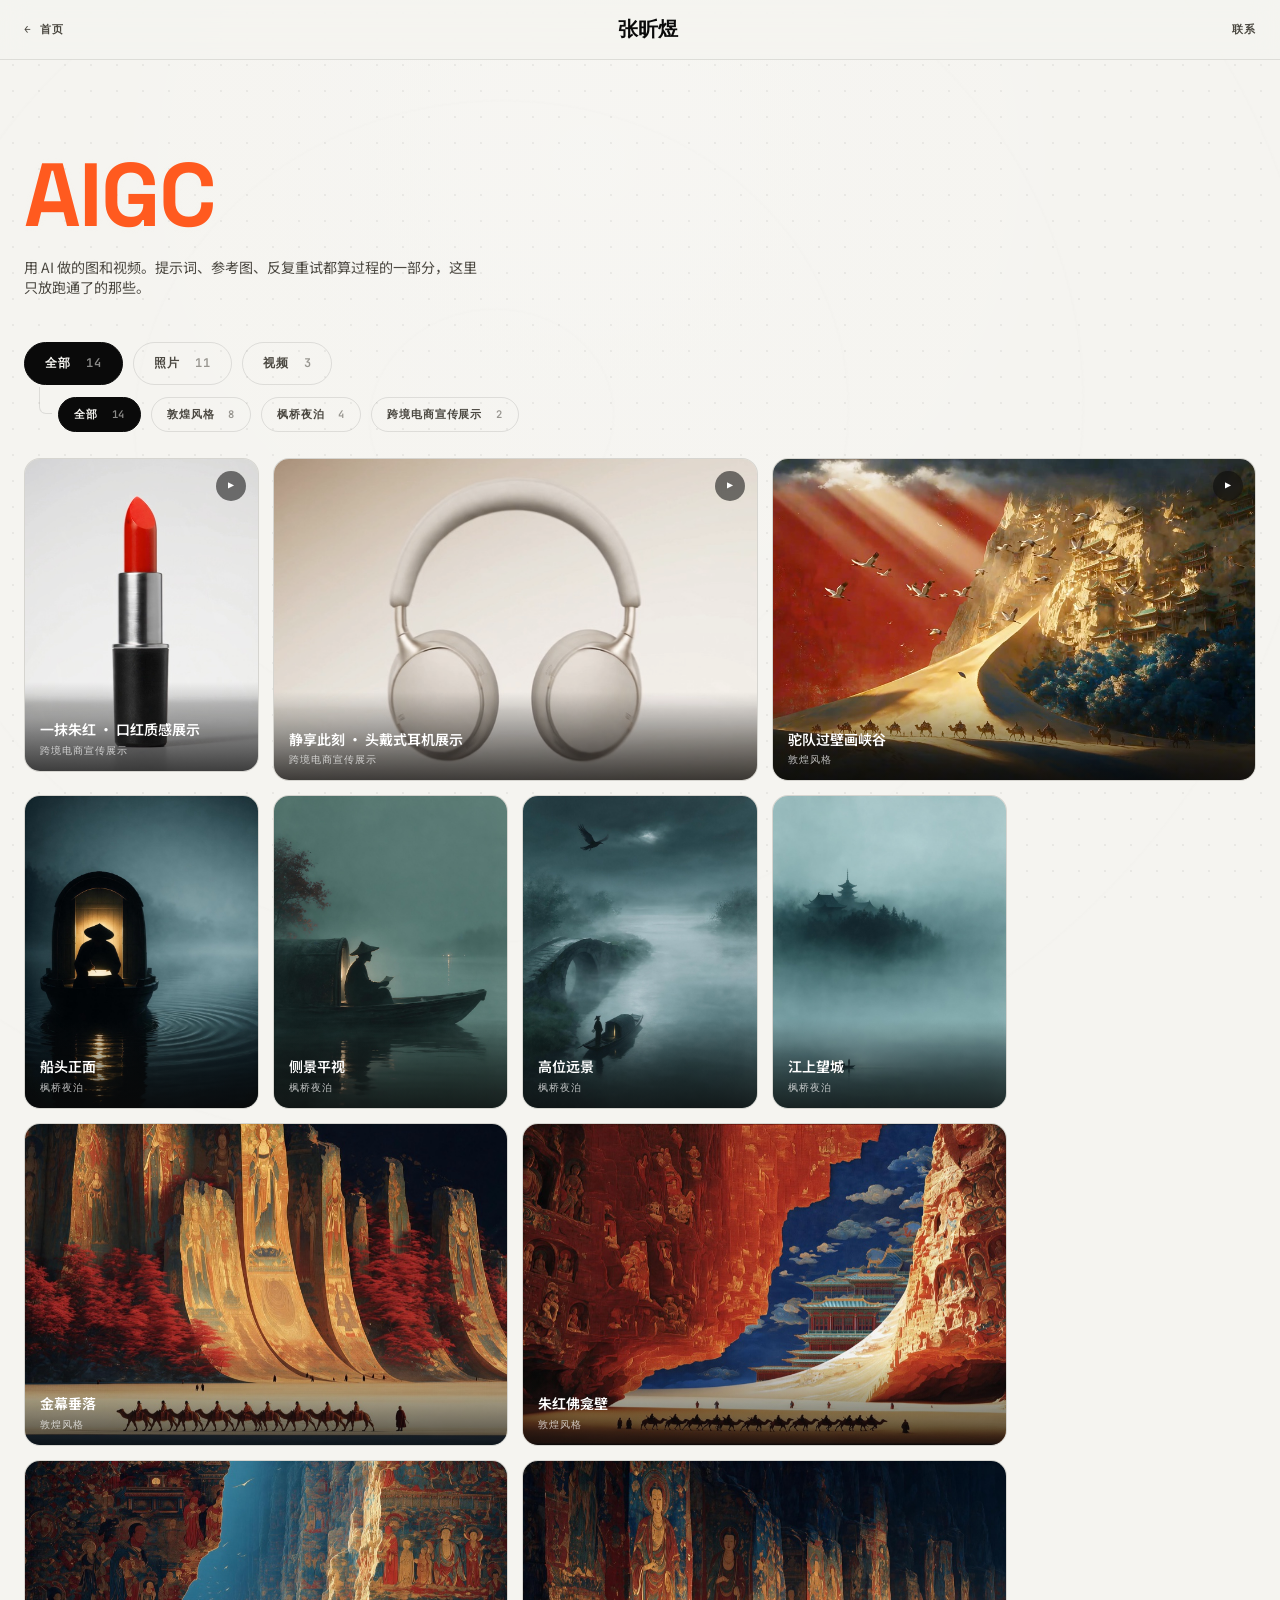
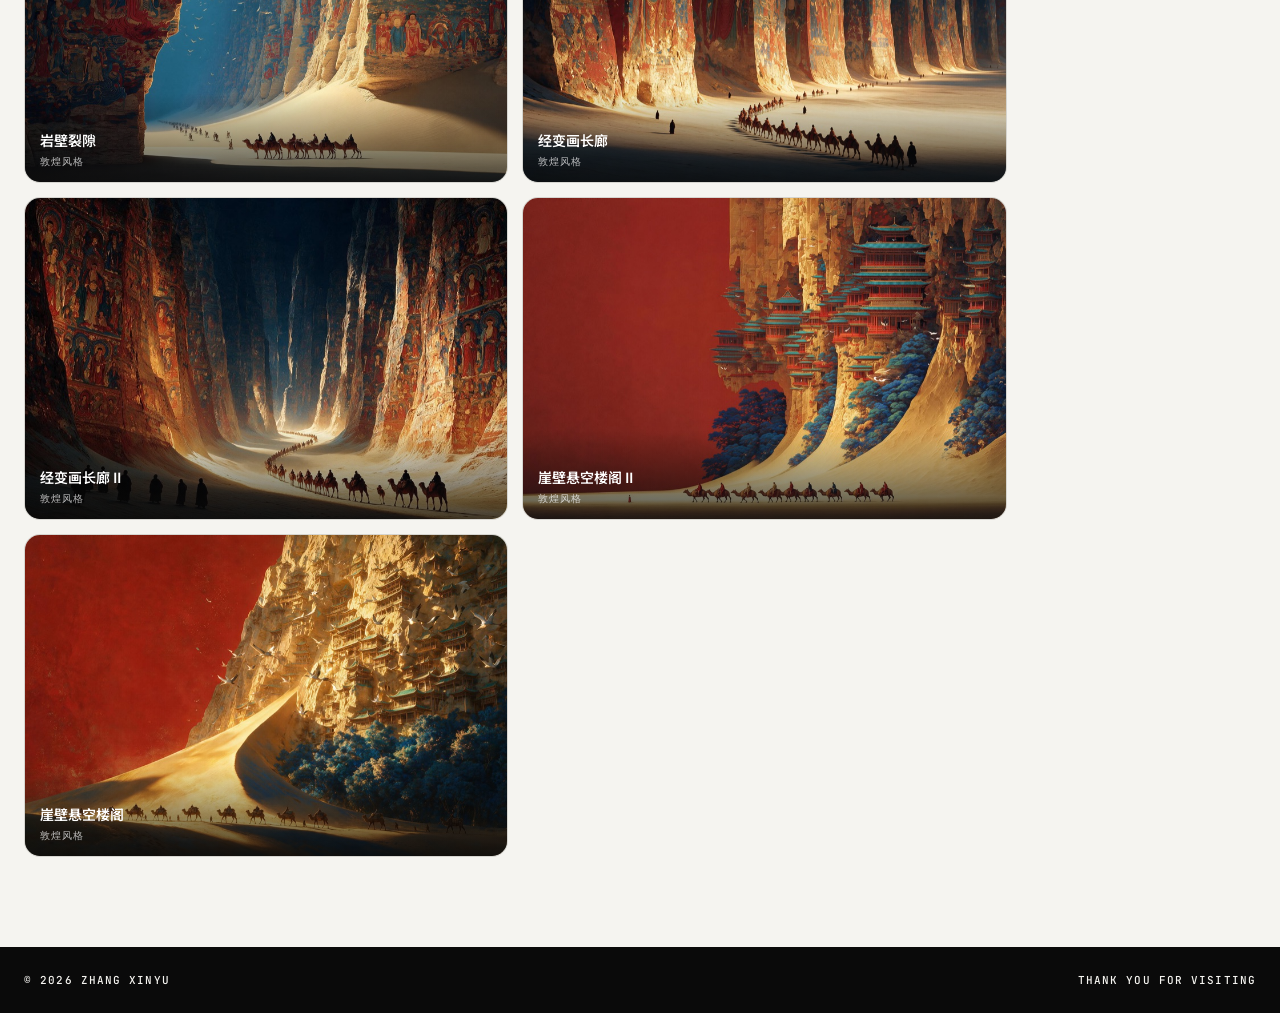
<file: aigc.html>
<!doctype html><html lang="zh-CN"><head><meta charset="UTF-8"><meta name="viewport" content="width=device-width,initial-scale=1"><meta name="description" content="张昕煜的 AIGC 作品：东方美学、敦煌壁画、诗词场景与跨境电商产品宣传的图像和视频实验"><title>AIGC 作品集 · 张昕煜</title><link rel="canonical" href="https://zhangxinyuzxy.com/aigc.html"><meta property="og:type" content="website"><meta property="og:title" content="AIGC 作品集 · 张昕煜"><meta property="og:description" content="用 AI 做的图与视频，从提示词到成片自己走通一遍。"><meta property="og:url" content="https://zhangxinyuzxy.com/aigc.html"><link rel="preconnect" href="https://fonts.googleapis.com"><link rel="preconnect" href="https://fonts.gstatic.com" crossorigin><link href="https://fonts.googleapis.com/css2?family=Space+Grotesk:wght@400;500;600;700&family=Inter:wght@300;400;500;600;700&family=JetBrains+Mono:wght@400;500;600;700&family=Noto+Sans+SC:wght@300;400;500;700&display=swap" rel="stylesheet"><link rel="stylesheet" href="style.css?v=20261013-1"><link rel="stylesheet" href="fold-text.css?v=20260824-1"><link rel="stylesheet" href="video-background.css?v=20260825-2"></head><body>

<div class="dots" aria-hidden="true"></div>
<div class="contours" aria-hidden="true"></div>

<div class="artbar">
  <a href="index.html">← 首页</a>
  <a class="wordmark" href="index.html">张昕煜</a>
  <a href="index.html#about">联系</a>
</div>

<main class="notes-page aigc-page">
  <header class="head">
    <h2>AIGC</h2>
    <p>用 AI 做的图和视频。提示词、参考图、反复重试都算过程的一部分，这里只放跑通了的那些。</p>
  </header>
  <!-- 两级筛选：一级选格式，二级在该格式内选系列 -->
  <div class="cats cats-l1" id="aigcFormats"></div>
  <div class="cats cats-l2" id="aigcCats"></div>
  <div class="gallery" id="aigcGrid"></div>
  <div class="notes-empty" id="aigcEmpty" hidden><p></p><span>COMING SOON</span></div>
</main>

<!-- 灯箱：原件点开才加载，列表里始终只有缩略图 -->
<div class="lb" id="lightbox" hidden>
  <div class="lb-stage" id="lbMedia"></div>
  <div class="lb-cap" id="lbCap"></div>
  <button class="lb-btn lb-close" type="button" aria-label="关闭">✕</button>
  <button class="lb-btn lb-prev" type="button" aria-label="上一件">‹</button>
  <button class="lb-btn lb-next" type="button" aria-label="下一件">›</button>
</div>

<footer><span>© 2026 ZHANG XINYU</span><span>THANK YOU FOR VISITING</span></footer>
<script src="aigc.js?v=20261013-1"></script><script src="vendor/gsap.min.js?v=3.13.0"></script><script src="vendor/ScrollTrigger.min.js?v=3.13.0"></script><script src="fold-text.js?v=20260824-1"></script><script src="script.js?v=20260824-1"></script><script src="video-background.js?v=20260825-1"></script></body></html>
</file>
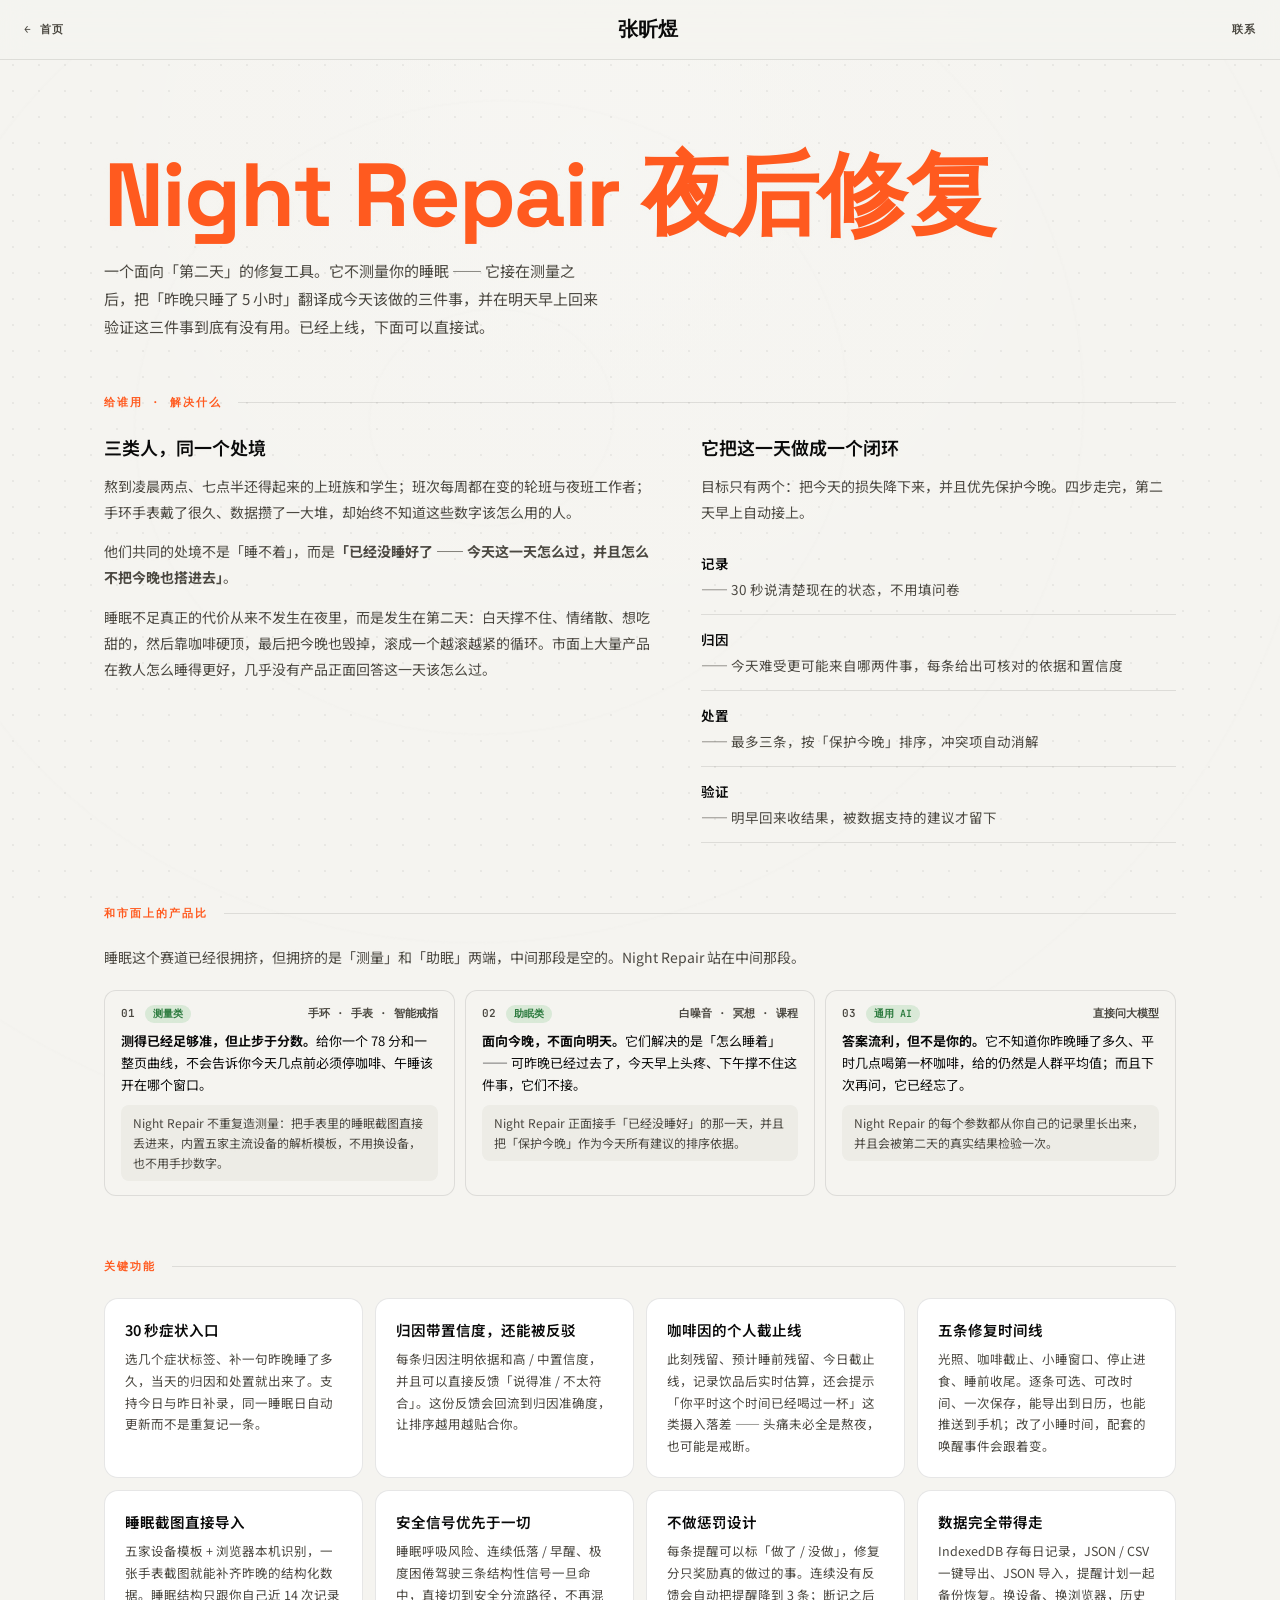
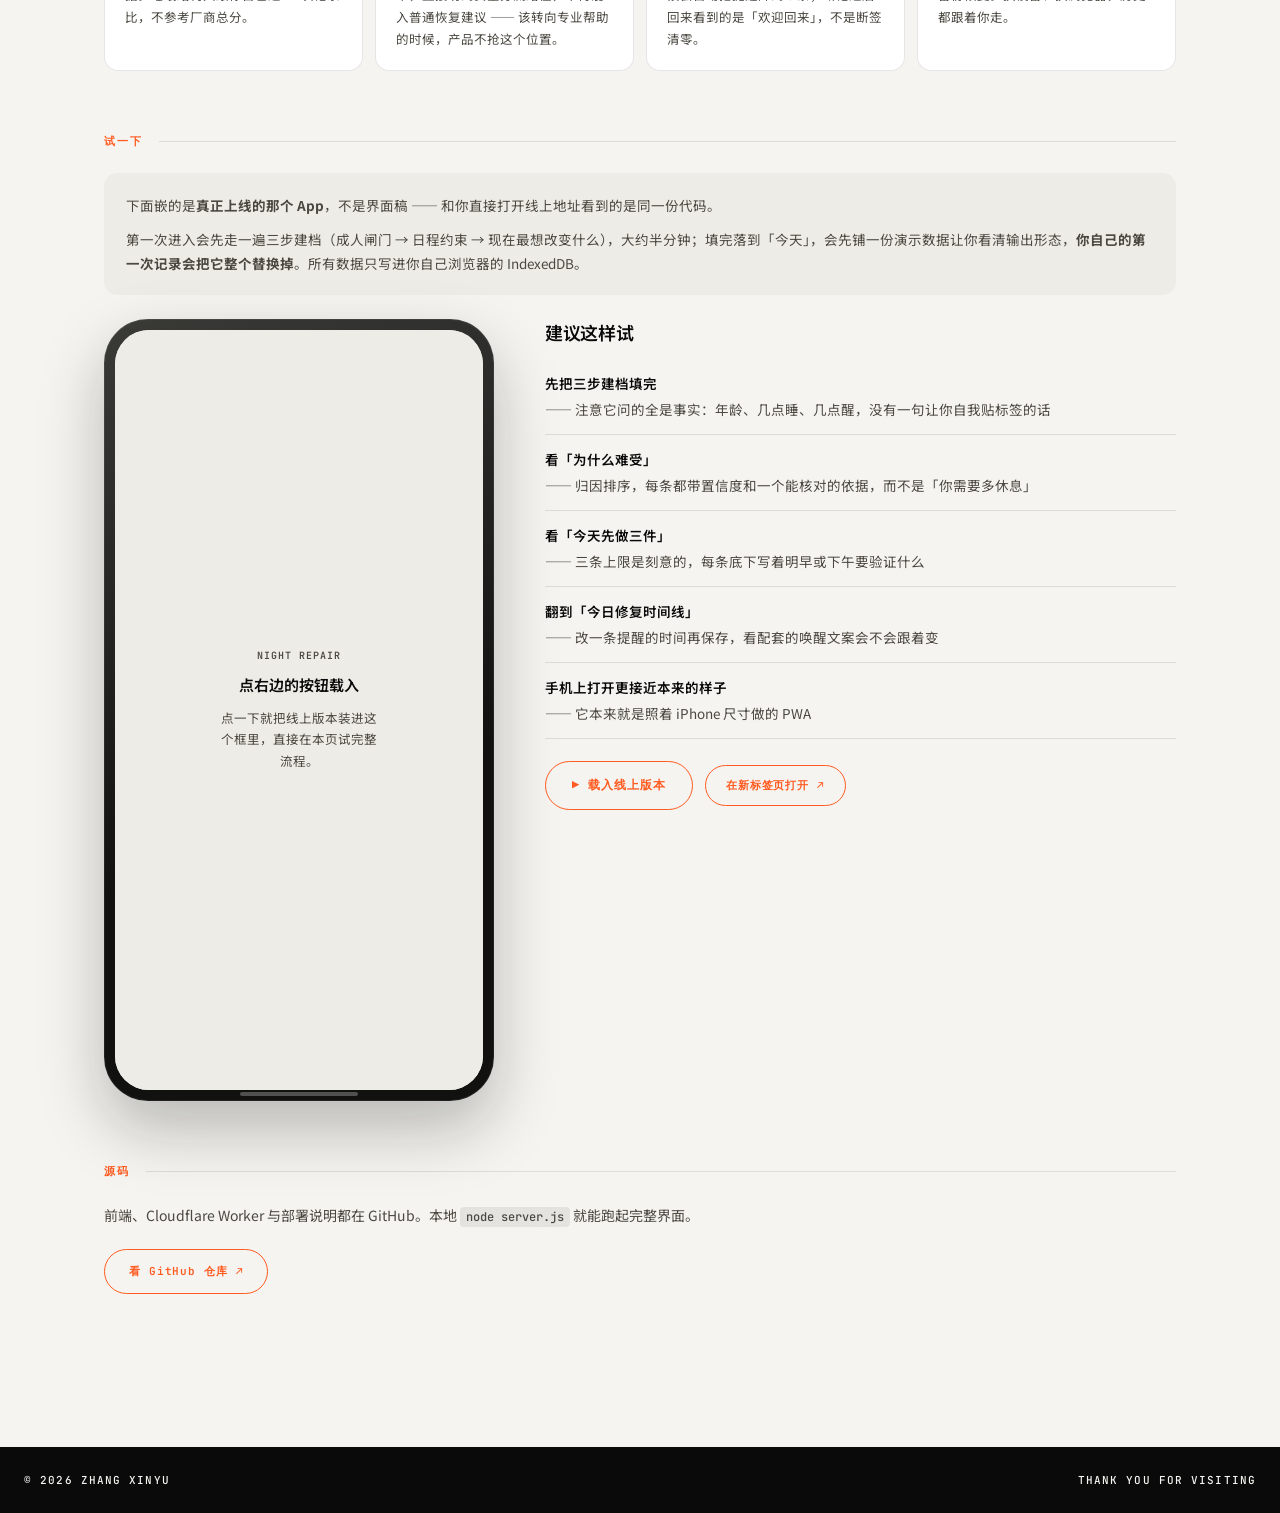
<file: night-repair.html>
<!doctype html><html lang="zh-CN"><head><meta charset="UTF-8"><meta name="viewport" content="width=device-width,initial-scale=1"><meta name="description" content="夜后修复 Night Repair：给熬夜、作息不规律与轮班人群的第二天修复工具。不重复造测量，接在睡眠追踪之后，把「昨晚没睡好」翻译成今天的三个动作，并在次日验证。参数从个人记录中学习，健康数据只留在本地。"><title>Night Repair 夜后修复 · 张昕煜</title><link rel="canonical" href="https://zhangxinyuzxy.com/night-repair.html"><meta property="og:type" content="website"><meta property="og:title" content="Night Repair 夜后修复 · 张昕煜"><meta property="og:description" content="昨晚没睡好，今天怎么办 —— 一个会验证自己建议的第二天修复工具。"><meta property="og:url" content="https://zhangxinyuzxy.com/night-repair.html"><meta property="og:image" content="https://zhangxinyuzxy.com/assets/project-night-repair-cover.jpg"><meta name="twitter:card" content="summary_large_image"><link rel="preconnect" href="https://fonts.googleapis.com"><link rel="preconnect" href="https://fonts.gstatic.com" crossorigin><link href="https://fonts.googleapis.com/css2?family=Space+Grotesk:wght@400;500;600;700&family=Inter:wght@300;400;500;600;700&family=JetBrains+Mono:wght@400;500;600;700&family=Noto+Sans+SC:wght@300;400;500;700&display=swap" rel="stylesheet"><link rel="stylesheet" href="style.css?v=20260825-3"><link rel="stylesheet" href="fold-text.css?v=20260824-1"><link rel="stylesheet" href="video-background.css?v=20260825-2"><link rel="stylesheet" href="night-repair.css?v=20260908-1"></head><body>

<div class="dots" aria-hidden="true"></div>
<div class="contours" aria-hidden="true"></div>

<div class="artbar">
  <a href="index.html">← 首页</a>
  <a class="wordmark" href="index.html">张昕煜</a>
  <a href="index.html#about">联系</a>
</div>

<main class="notes-page demo-page">
  <header class="head">
    <h2>Night Repair 夜后修复</h2>
    <p>一个面向「第二天」的修复工具。它不测量你的睡眠 —— 它接在测量之后，把「昨晚只睡了 5 小时」翻译成今天该做的三件事，并在明天早上回来验证这三件事到底有没有用。已经上线，下面可以直接试。</p>
  </header>

  <!-- 用户与问题 -->
  <section class="dsec">
    <div class="dlabel"><span>给谁用 · 解决什么</span></div>
    <div class="dgrid2">
      <div>
        <h3>三类人，同一个处境</h3>
        <p>熬到凌晨两点、七点半还得起来的上班族和学生；班次每周都在变的轮班与夜班工作者；手环手表戴了很久、数据攒了一大堆，却始终不知道这些数字该怎么用的人。</p>
        <p>他们共同的处境不是「睡不着」，而是<b>「已经没睡好了 —— 今天这一天怎么过，并且怎么不把今晚也搭进去」</b>。</p>
        <p>睡眠不足真正的代价从来不发生在夜里，而是发生在第二天：白天撑不住、情绪散、想吃甜的，然后靠咖啡硬顶，最后把今晚也毁掉，滚成一个越滚越紧的循环。市面上大量产品在教人怎么睡得更好，几乎没有产品正面回答这一天该怎么过。</p>
      </div>
      <div>
        <h3>它把这一天做成一个闭环</h3>
        <p>目标只有两个：把今天的损失降下来，并且优先保护今晚。四步走完，第二天早上自动接上。</p>
        <ul class="dlist">
          <li><b>记录</b> —— 30 秒说清楚现在的状态，不用填问卷</li>
          <li><b>归因</b> —— 今天难受更可能来自哪两件事，每条给出可核对的依据和置信度</li>
          <li><b>处置</b> —— 最多三条，按「保护今晚」排序，冲突项自动消解</li>
          <li><b>验证</b> —— 明早回来收结果，被数据支持的建议才留下</li>
        </ul>
      </div>
    </div>
  </section>

  <!-- 竞品位置 -->
  <section class="dsec">
    <div class="dlabel"><span>和市面上的产品比</span></div>
    <p class="dsrc">睡眠这个赛道已经很拥挤，但拥挤的是「测量」和「助眠」两端，中间那段是空的。Night Repair 站在中间那段。</p>
    <div class="dvs">
      <div class="dv ok">
        <div class="dv-h"><i>01</i><em>测量类</em><u>手环 · 手表 · 智能戒指</u></div>
        <p><b>测得已经足够准，但止步于分数。</b>给你一个 78 分和一整页曲线，不会告诉你今天几点前必须停咖啡、午睡该开在哪个窗口。</p>
        <blockquote>Night Repair 不重复造测量：把手表里的睡眠截图直接丢进来，内置五家主流设备的解析模板，不用换设备，也不用手抄数字。</blockquote>
      </div>
      <div class="dv ok">
        <div class="dv-h"><i>02</i><em>助眠类</em><u>白噪音 · 冥想 · 课程</u></div>
        <p><b>面向今晚，不面向明天。</b>它们解决的是「怎么睡着」—— 可昨晚已经过去了，今天早上头疼、下午撑不住这件事，它们不接。</p>
        <blockquote>Night Repair 正面接手「已经没睡好」的那一天，并且把「保护今晚」作为今天所有建议的排序依据。</blockquote>
      </div>
      <div class="dv ok">
        <div class="dv-h"><i>03</i><em>通用 AI</em><u>直接问大模型</u></div>
        <p><b>答案流利，但不是你的。</b>它不知道你昨晚睡了多久、平时几点喝第一杯咖啡，给的仍然是人群平均值；而且下次再问，它已经忘了。</p>
        <blockquote>Night Repair 的每个参数都从你自己的记录里长出来，并且会被第二天的真实结果检验一次。</blockquote>
      </div>
    </div>
  </section>

  <!-- 功能点 -->
  <section class="dsec">
    <div class="dlabel"><span>关键功能</span></div>
    <div class="dcaps">
      <div class="dcap"><b>30 秒症状入口</b><span>选几个症状标签、补一句昨晚睡了多久，当天的归因和处置就出来了。支持今日与昨日补录，同一睡眠日自动更新而不是重复记一条。</span></div>
      <div class="dcap"><b>归因带置信度，还能被反驳</b><span>每条归因注明依据和高 / 中置信度，并且可以直接反馈「说得准 / 不太符合」。这份反馈会回流到归因准确度，让排序越用越贴合你。</span></div>
      <div class="dcap"><b>咖啡因的个人截止线</b><span>此刻残留、预计睡前残留、今日截止线，记录饮品后实时估算，还会提示「你平时这个时间已经喝过一杯」这类摄入落差 —— 头痛未必全是熬夜，也可能是戒断。</span></div>
      <div class="dcap"><b>五条修复时间线</b><span>光照、咖啡截止、小睡窗口、停止进食、睡前收尾。逐条可选、可改时间、一次保存，能导出到日历，也能推送到手机；改了小睡时间，配套的唤醒事件会跟着变。</span></div>
      <div class="dcap"><b>睡眠截图直接导入</b><span>五家设备模板 + 浏览器本机识别，一张手表截图就能补齐昨晚的结构化数据。睡眠结构只跟你自己近 14 次记录比，不参考厂商总分。</span></div>
      <div class="dcap"><b>安全信号优先于一切</b><span>睡眠呼吸风险、连续低落 / 早醒、极度困倦驾驶三条结构性信号一旦命中，直接切到安全分流路径，不再混入普通恢复建议 —— 该转向专业帮助的时候，产品不抢这个位置。</span></div>
      <div class="dcap"><b>不做惩罚设计</b><span>每条提醒可以标「做了 / 没做」，修复分只奖励真的做过的事。连续没有反馈会自动把提醒降到 3 条；断记之后回来看到的是「欢迎回来」，不是断签清零。</span></div>
      <div class="dcap"><b>数据完全带得走</b><span>IndexedDB 存每日记录，JSON / CSV 一键导出、JSON 导入，提醒计划一起备份恢复。换设备、换浏览器，历史都跟着你走。</span></div>
    </div>
  </section>

  <!-- 可交互的线上版本 -->
  <section class="dsec" id="demo">
    <div class="dlabel"><span>试一下</span></div>
    <div class="dnote">
      <p>下面嵌的是<b>真正上线的那个 App</b>，不是界面稿 —— 和你直接打开线上地址看到的是同一份代码。</p>
      <p>第一次进入会先走一遍三步建档（成人闸门 → 日程约束 → 现在最想改变什么），大约半分钟；填完落到「今天」，会先铺一份演示数据让你看清输出形态，<b>你自己的第一次记录会把它整个替换掉</b>。所有数据只写进你自己浏览器的 IndexedDB。</p>
    </div>

    <div class="nrstage">
      <div class="nrphone">
        <div class="nrscreen">
          <div class="nrph" id="nrPlaceholder">
            <em>NIGHT REPAIR</em>
            <b>点右边的按钮载入</b>
            <span>点一下就把线上版本装进这个框里，直接在本页试完整流程。</span>
          </div>
        </div>
        <span class="nrbar" aria-hidden="true"></span>
      </div>

      <div class="nrside">
        <h3>建议这样试</h3>
        <ul class="dlist">
          <li><b>先把三步建档填完</b> —— 注意它问的全是事实：年龄、几点睡、几点醒，没有一句让你自我贴标签的话</li>
          <li><b>看「为什么难受」</b> —— 归因排序，每条都带置信度和一个能核对的依据，而不是「你需要多休息」</li>
          <li><b>看「今天先做三件」</b> —— 三条上限是刻意的，每条底下写着明早或下午要验证什么</li>
          <li><b>翻到「今日修复时间线」</b> —— 改一条提醒的时间再保存，看配套的唤醒文案会不会跟着变</li>
          <li><b>手机上打开更接近本来的样子</b> —— 它本来就是照着 iPhone 尺寸做的 PWA</li>
        </ul>
        <div class="nract">
          <button class="drun" id="nrRun" type="button">▶ 载入线上版本</button>
          <a class="dbtn" href="https://1367877593-ops.github.io/Night-repair-App/" target="_blank" rel="noopener">在新标签页打开 ↗</a>
        </div>
      </div>
    </div>
  </section>

  <!-- 源码 -->
  <section class="dsec">
    <div class="dlabel"><span>源码</span></div>
    <p class="dsrc">前端、Cloudflare Worker 与部署说明都在 GitHub。本地 <code>node server.js</code> 就能跑起完整界面。</p>
    <a class="dbtn" href="https://github.com/1367877593-ops/Night-repair-App" target="_blank" rel="noopener">看 GitHub 仓库 ↗</a>
  </section>
</main>

<footer><span>© 2026 ZHANG XINYU</span><span>THANK YOU FOR VISITING</span></footer>
<script src="night-repair.js?v=20260908-1"></script><script src="vendor/gsap.min.js?v=3.13.0"></script><script src="vendor/ScrollTrigger.min.js?v=3.13.0"></script><script src="fold-text.js?v=20260824-1"></script><script src="video-background.js?v=20260825-1"></script></body></html>
</file>
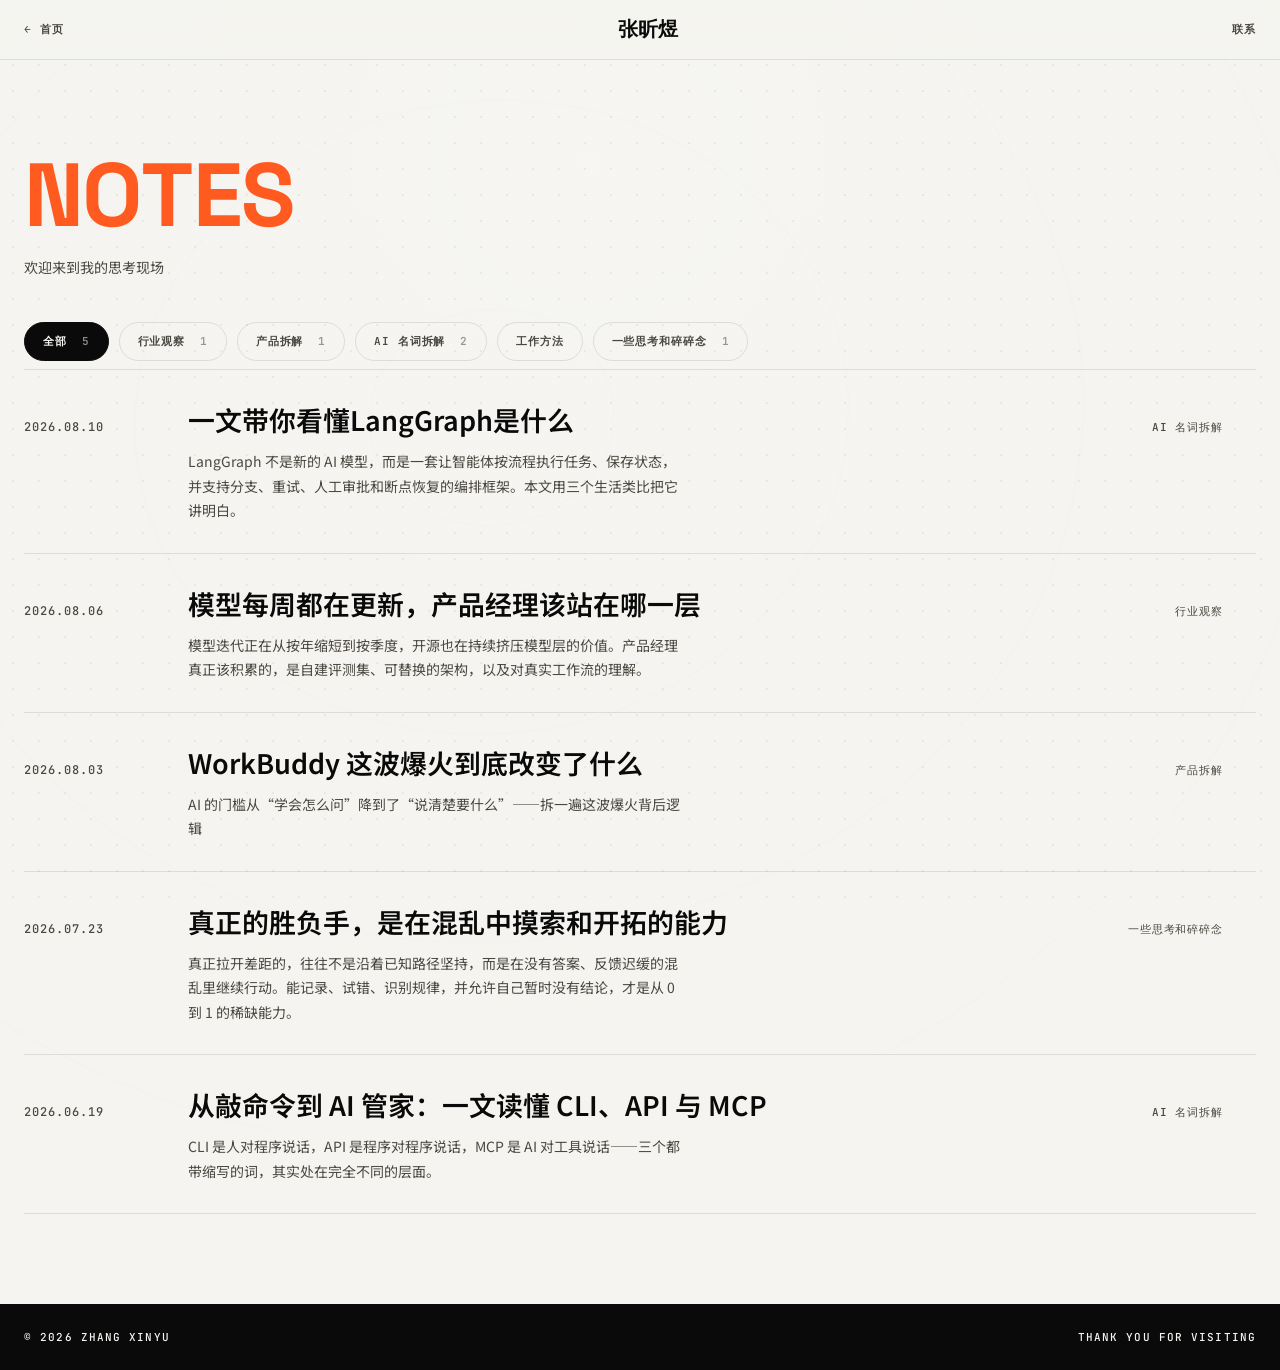
<file: notes.html>
<!doctype html><html lang="zh-CN"><head><meta charset="UTF-8"><meta name="viewport" content="width=device-width,initial-scale=1"><meta name="description" content="张昕煜的记录：想法、复盘与还没想清楚的问题"><title>NOTES · 张昕煜</title><link rel="canonical" href="https://zhangxinyuzxy.com/notes.html"><link rel="preconnect" href="https://fonts.googleapis.com"><link rel="preconnect" href="https://fonts.gstatic.com" crossorigin><link href="https://fonts.googleapis.com/css2?family=Space+Grotesk:wght@400;500;600;700&family=Inter:wght@300;400;500;600;700&family=JetBrains+Mono:wght@400;500;600;700&family=Noto+Sans+SC:wght@300;400;500;700&display=swap" rel="stylesheet"><link rel="stylesheet" href="style.css?v=20260825-2"><link rel="stylesheet" href="fold-text.css?v=20260824-1"><link rel="stylesheet" href="video-background.css?v=20260825-2"></head><body>

<div class="dots" aria-hidden="true"></div>
<div class="contours" aria-hidden="true"></div>

<div class="artbar">
  <a href="index.html">← 首页</a>
  <a class="wordmark" href="index.html">张昕煜</a>
  <a href="index.html#contact">联系</a>
</div>

<main class="notes-page">
  <header class="head"><h2>NOTES</h2><p>欢迎来到我的思考现场</p></header>
  <div class="cats" id="cats"></div>
  <div class="notes" id="notesList"></div>
  <div class="notes-empty" id="notesEmpty" hidden><p></p><span>COMING SOON</span></div>
</main>

<footer><span>© 2026 ZHANG XINYU</span><span>THANK YOU FOR VISITING</span></footer>
<script src="notes.js?v=20260810-3"></script><script src="vendor/gsap.min.js?v=3.13.0"></script><script src="vendor/ScrollTrigger.min.js?v=3.13.0"></script><script src="fold-text.js?v=20260824-1"></script><script src="script.js?v=20260824-1"></script><script src="video-background.js?v=20260825-1"></script></body></html>
</file>
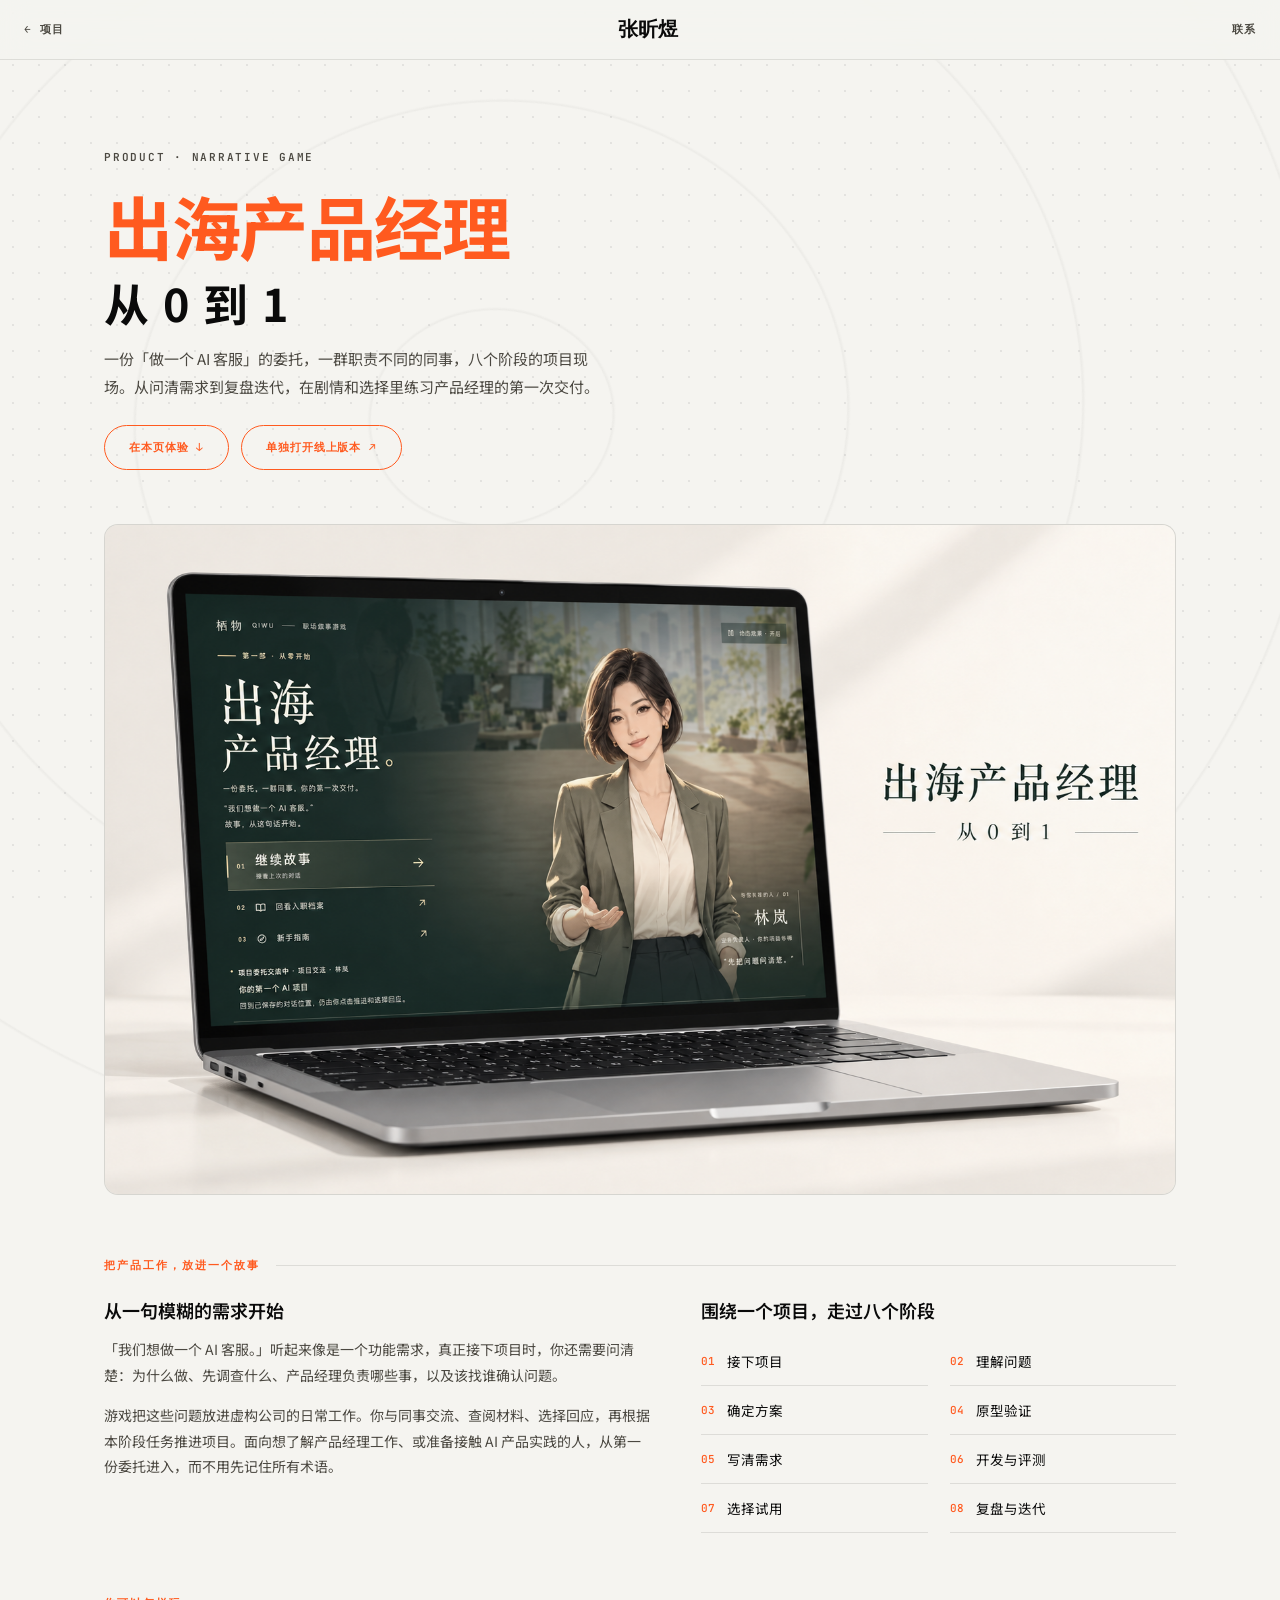
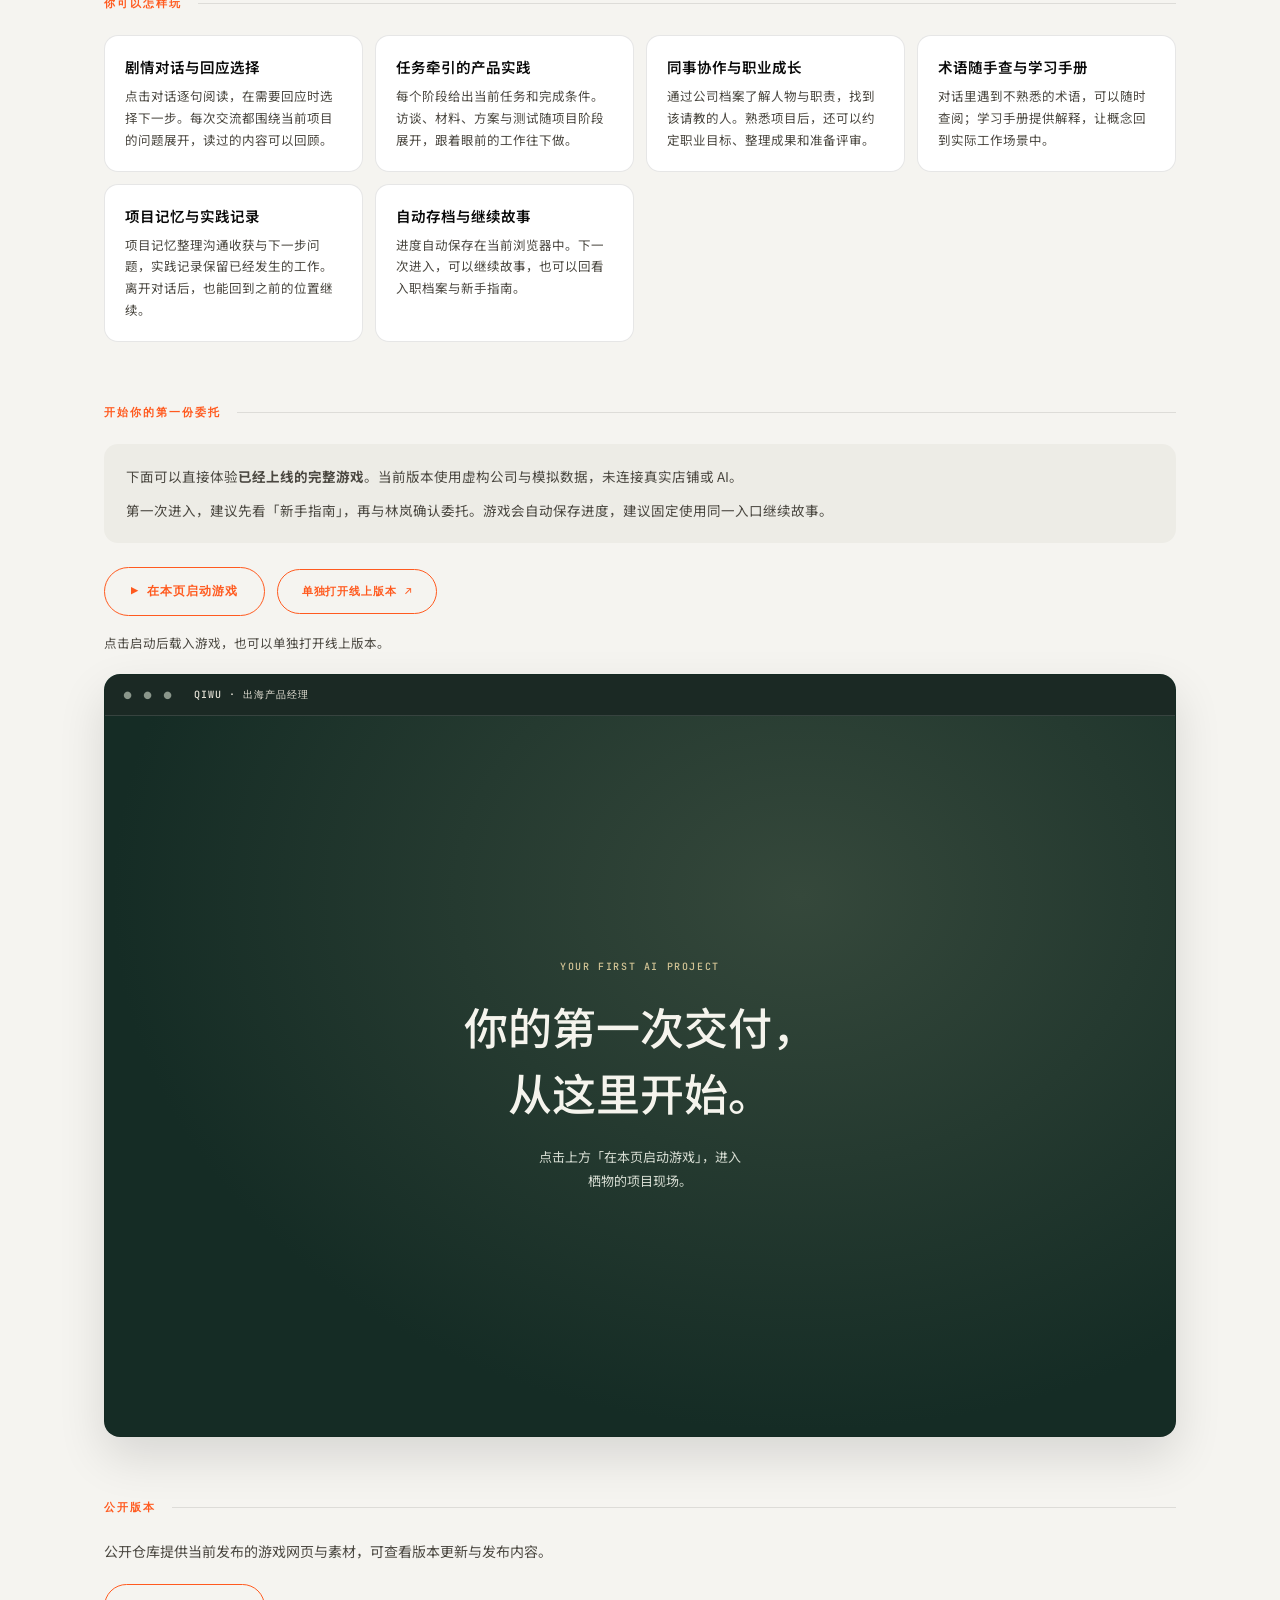
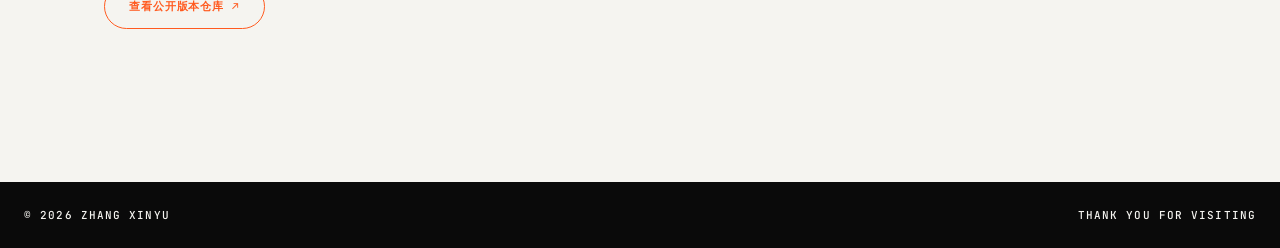
<file: pm-game.html>
<!doctype html>
<html lang="zh-CN">
<head>
  <meta charset="UTF-8">
  <meta name="viewport" content="width=device-width,initial-scale=1">
  <meta name="description" content="出海产品经理 · 从 0 到 1：一款围绕 AI 客服项目的职场叙事游戏。在虚构的出海团队里，通过对话、访谈、材料与回应选择，练习从接下项目到复盘迭代的八阶段产品工作。可直接在线体验。">
  <title>出海产品经理 · 从 0 到 1 · 张昕煜</title>
  <link rel="canonical" href="https://zhangxinyuzxy.com/pm-game.html">
  <meta property="og:type" content="website">
  <meta property="og:title" content="出海产品经理 · 从 0 到 1 · 张昕煜">
  <meta property="og:description" content="一份 AI 客服委托，一群同事，八个项目阶段。在剧情与选择里，练习产品经理的第一次交付。">
  <meta property="og:url" content="https://zhangxinyuzxy.com/pm-game.html">
  <meta property="og:image" content="https://zhangxinyuzxy.com/assets/project-pm-game-cover.png">
  <meta name="twitter:card" content="summary_large_image">
  <link rel="preconnect" href="https://fonts.googleapis.com">
  <link rel="preconnect" href="https://fonts.gstatic.com" crossorigin>
  <link href="https://fonts.googleapis.com/css2?family=Space+Grotesk:wght@400;500;600;700&family=Inter:wght@300;400;500;600;700&family=JetBrains+Mono:wght@400;500;600;700&family=Noto+Sans+SC:wght@300;400;500;700&display=swap" rel="stylesheet">
  <link rel="stylesheet" href="style.css?v=20261013-1">
  <link rel="stylesheet" href="pm-game.css?v=20261013-1">
</head>
<body>
  <div class="dots" aria-hidden="true"></div>
  <div class="contours" aria-hidden="true"></div>

  <div class="artbar">
    <a href="index.html#projects">← 项目</a>
    <a class="wordmark" href="index.html">张昕煜</a>
    <a href="index.html#about">联系</a>
  </div>

  <main class="notes-page demo-page pg-page">
    <header class="head">
      <p class="pg-kicker">PRODUCT · NARRATIVE GAME</p>
      <h1>出海产品经理<span>从 0 到 1</span></h1>
      <p>一份「做一个 AI 客服」的委托，一群职责不同的同事，八个阶段的项目现场。从问清需求到复盘迭代，在剧情和选择里练习产品经理的第一次交付。</p>
      <div class="pg-actions">
        <a class="dbtn" href="#demo">在本页体验 ↓</a>
        <a class="dbtn" href="https://1367877593-ops.github.io/AI-product-manager-game-web/" target="_blank" rel="noopener noreferrer">单独打开线上版本 ↗</a>
      </div>
    </header>

    <figure class="pg-cover">
      <img src="assets/project-pm-game-cover.png" width="1586" height="992" alt="出海产品经理 · 从 0 到 1：游戏中的业务导师林岚与标题画面">
    </figure>

    <section class="dsec">
      <div class="dlabel"><span>把产品工作，放进一个故事</span></div>
      <div class="dgrid2">
        <div>
          <h3>从一句模糊的需求开始</h3>
          <p>「我们想做一个 AI 客服。」听起来像是一个功能需求，真正接下项目时，你还需要问清楚：为什么做、先调查什么、产品经理负责哪些事，以及该找谁确认问题。</p>
          <p>游戏把这些问题放进虚构公司的日常工作。你与同事交流、查阅材料、选择回应，再根据本阶段任务推进项目。面向想了解产品经理工作、或准备接触 AI 产品实践的人，从第一份委托进入，而不用先记住所有术语。</p>
        </div>
        <div>
          <h3>围绕一个项目，走过八个阶段</h3>
          <ol class="pg-stages">
            <li><b>01</b><span>接下项目</span></li>
            <li><b>02</b><span>理解问题</span></li>
            <li><b>03</b><span>确定方案</span></li>
            <li><b>04</b><span>原型验证</span></li>
            <li><b>05</b><span>写清需求</span></li>
            <li><b>06</b><span>开发与评测</span></li>
            <li><b>07</b><span>选择试用</span></li>
            <li><b>08</b><span>复盘与迭代</span></li>
          </ol>
        </div>
      </div>
    </section>

    <section class="dsec">
      <div class="dlabel"><span>你可以怎样玩</span></div>
      <div class="dcaps">
        <div class="dcap"><b>剧情对话与回应选择</b><span>点击对话逐句阅读，在需要回应时选择下一步。每次交流都围绕当前项目的问题展开，读过的内容可以回顾。</span></div>
        <div class="dcap"><b>任务牵引的产品实践</b><span>每个阶段给出当前任务和完成条件。访谈、材料、方案与测试随项目阶段展开，跟着眼前的工作往下做。</span></div>
        <div class="dcap"><b>同事协作与职业成长</b><span>通过公司档案了解人物与职责，找到该请教的人。熟悉项目后，还可以约定职业目标、整理成果和准备评审。</span></div>
        <div class="dcap"><b>术语随手查与学习手册</b><span>对话里遇到不熟悉的术语，可以随时查阅；学习手册提供解释，让概念回到实际工作场景中。</span></div>
        <div class="dcap"><b>项目记忆与实践记录</b><span>项目记忆整理沟通收获与下一步问题，实践记录保留已经发生的工作。离开对话后，也能回到之前的位置继续。</span></div>
        <div class="dcap"><b>自动存档与继续故事</b><span>进度自动保存在当前浏览器中。下一次进入，可以继续故事，也可以回看入职档案与新手指南。</span></div>
      </div>
    </section>

    <section class="dsec" id="demo">
      <div class="dlabel"><span>开始你的第一份委托</span></div>
      <div class="dnote">
        <p>下面可以直接体验<b>已经上线的完整游戏</b>。当前版本使用虚构公司与模拟数据，未连接真实店铺或 AI。</p>
        <p>第一次进入，建议先看「新手指南」，再与林岚确认委托。游戏会自动保存进度，建议固定使用同一入口继续故事。</p>
      </div>
      <div class="pg-actions">
        <button class="drun" id="pgRun" type="button" aria-controls="pgScreen" data-app-url="https://1367877593-ops.github.io/AI-product-manager-game-web/">▶ 在本页启动游戏</button>
        <a class="dbtn" href="https://1367877593-ops.github.io/AI-product-manager-game-web/" target="_blank" rel="noopener noreferrer">单独打开线上版本 ↗</a>
      </div>
      <p class="pg-status" id="pgStatus" role="status" aria-live="polite">点击启动后载入游戏，也可以单独打开线上版本。</p>
      <div class="pg-browser">
        <div class="pg-chrome"><span aria-hidden="true">● ● ●</span><b>QIWU · 出海产品经理</b></div>
        <div class="pg-screen" id="pgScreen">
          <div class="pg-placeholder" id="pgPlaceholder">
            <em>YOUR FIRST AI PROJECT</em>
            <b>你的第一次交付，<br>从这里开始。</b>
            <span>点击上方「在本页启动游戏」，进入栖物的项目现场。</span>
          </div>
        </div>
      </div>
    </section>

    <section class="dsec">
      <div class="dlabel"><span>公开版本</span></div>
      <p class="dsrc">公开仓库提供当前发布的游戏网页与素材，可查看版本更新与发布内容。</p>
      <a class="dbtn" href="https://github.com/1367877593-ops/AI-product-manager-game-web" target="_blank" rel="noopener noreferrer">查看公开版本仓库 ↗</a>
    </section>
  </main>

  <footer><span>© 2026 ZHANG XINYU</span><span>THANK YOU FOR VISITING</span></footer>
  <script src="pm-game.js?v=20261013-1"></script>
</body>
</html>
</file>
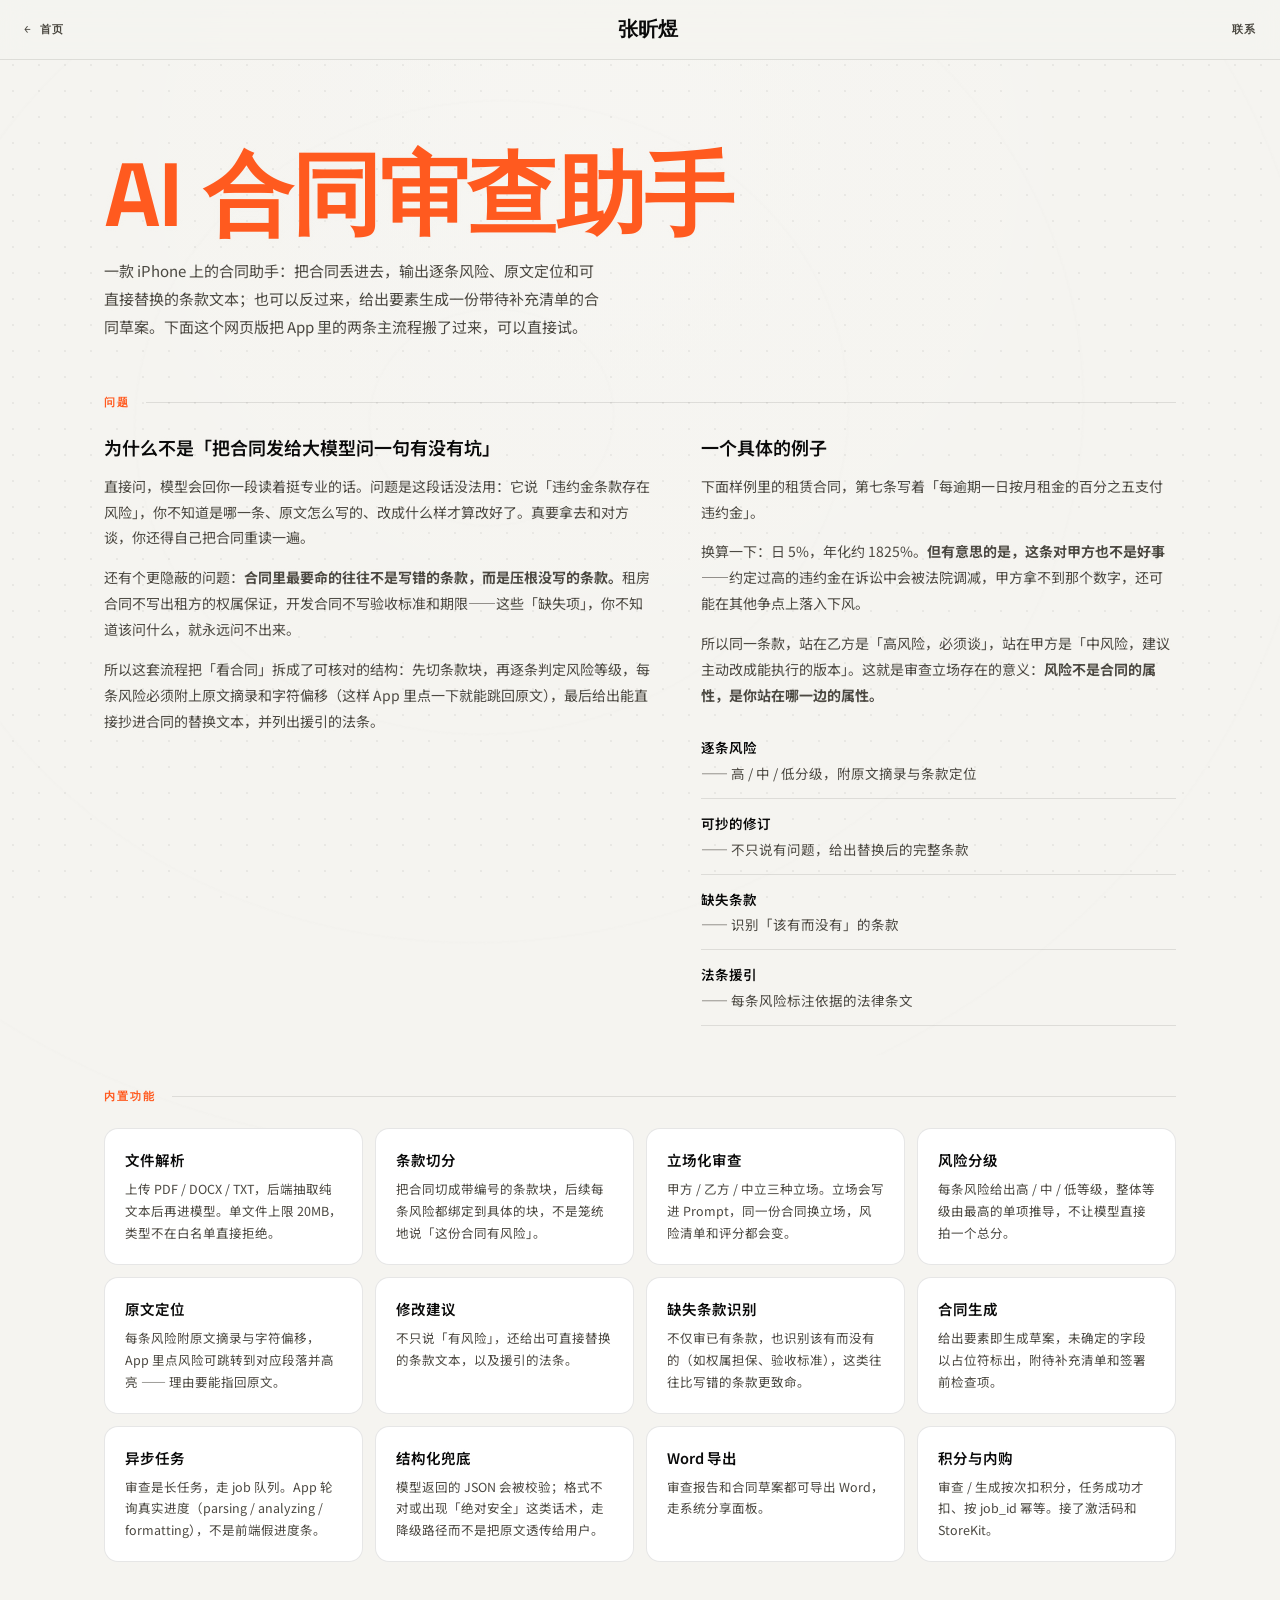
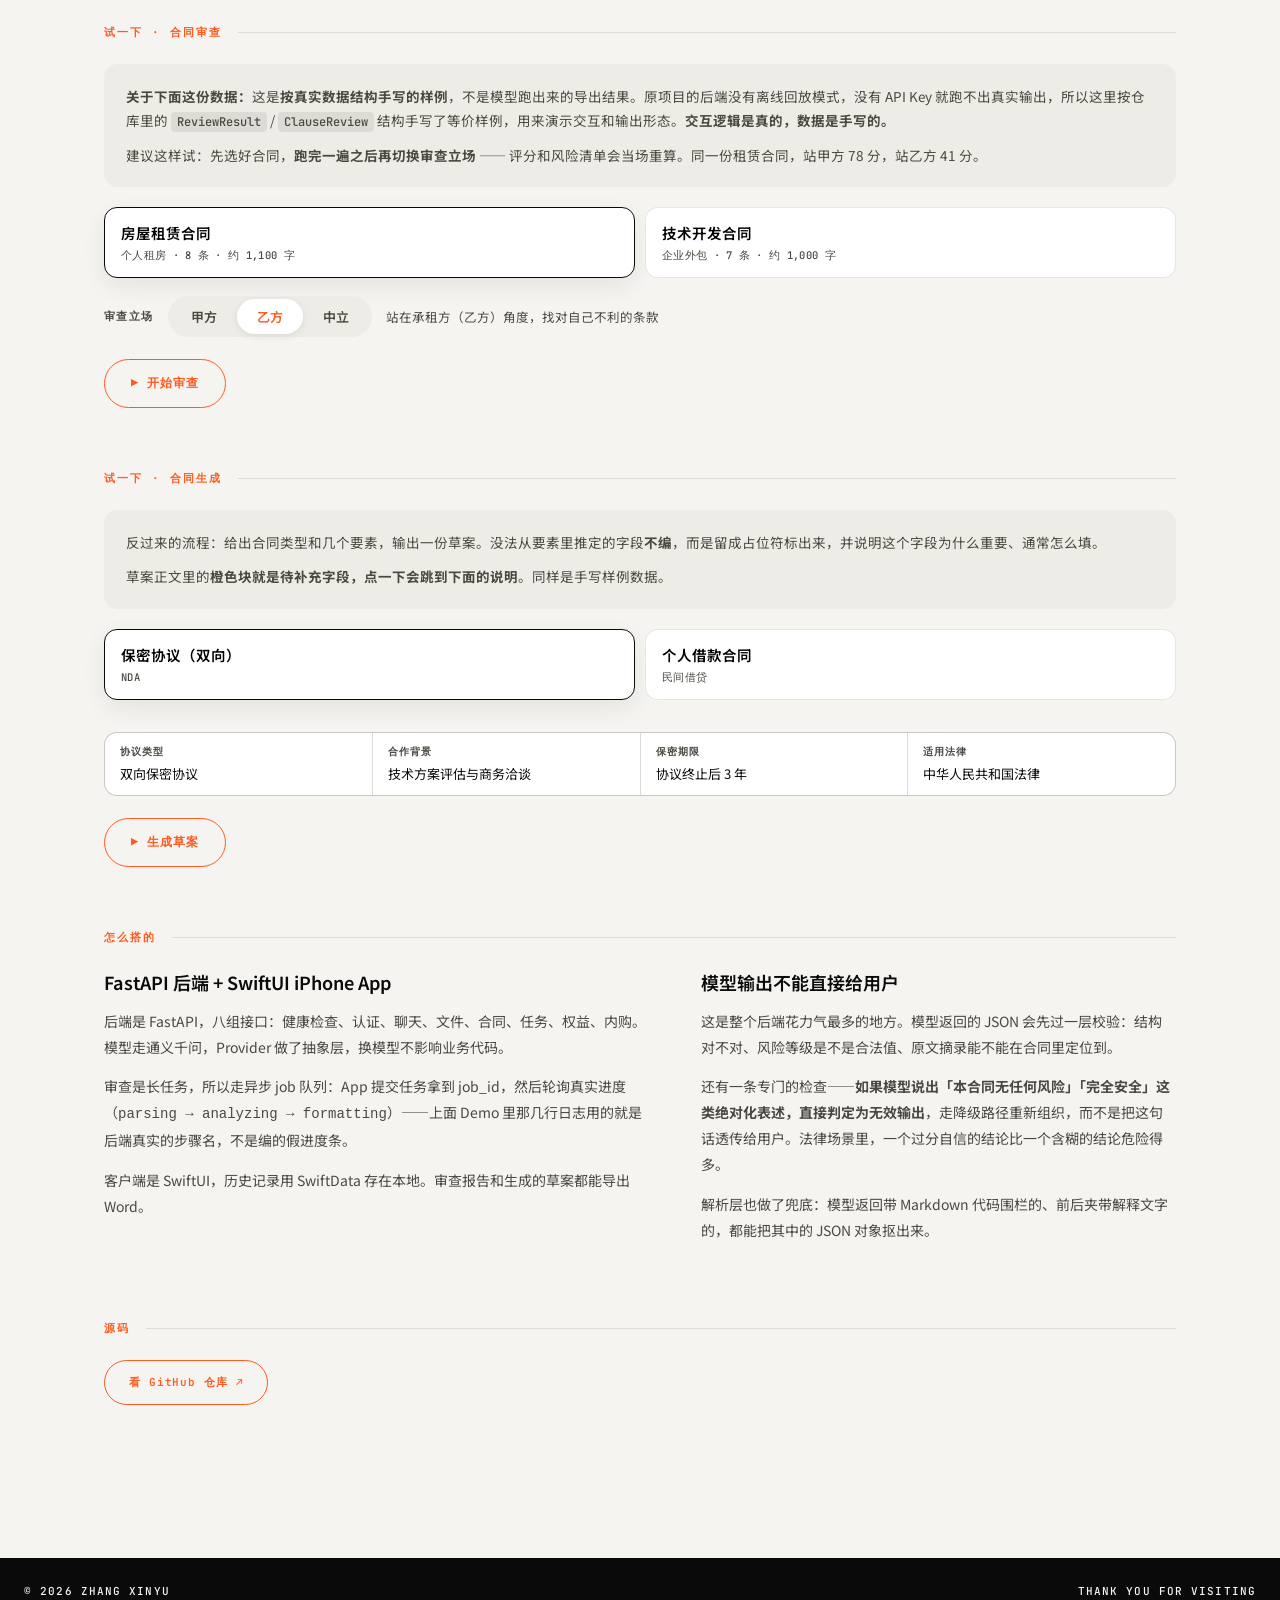
<file: qihe.html>
<!doctype html><html lang="zh-CN"><head><meta charset="UTF-8"><meta name="viewport" content="width=device-width,initial-scale=1"><meta name="description" content="契合：iPhone 端 AI 合同审查与生成助手。支持甲方/乙方/中立三种审查立场，每条风险绑定原文位置并给出可直接替换的条款文本。网页版可在线试用审查与生成两条流程。"><title>AI 合同审查助手 · 张昕煜</title><link rel="canonical" href="https://zhangxinyuzxy.com/qihe.html"><meta property="og:type" content="website"><meta property="og:title" content="AI 合同审查助手 · 张昕煜"><meta property="og:description" content="换个立场，同一份合同从 78 分变 41 分 —— 可在线试用的合同审查与生成 Demo。"><meta property="og:url" content="https://zhangxinyuzxy.com/qihe.html"><link rel="preconnect" href="https://fonts.googleapis.com"><link rel="preconnect" href="https://fonts.gstatic.com" crossorigin><link href="https://fonts.googleapis.com/css2?family=Space+Grotesk:wght@400;500;600;700&family=Inter:wght@300;400;500;600;700&family=JetBrains+Mono:wght@400;500;600;700&family=Noto+Sans+SC:wght@300;400;500;700&display=swap" rel="stylesheet"><link rel="stylesheet" href="style.css?v=20260825-2"><link rel="stylesheet" href="fold-text.css?v=20260824-1"><link rel="stylesheet" href="video-background.css?v=20260825-2"></head><body>

<div class="dots" aria-hidden="true"></div>
<div class="contours" aria-hidden="true"></div>

<div class="artbar">
  <a href="index.html">← 首页</a>
  <a class="wordmark" href="index.html">张昕煜</a>
  <a href="index.html#about">联系</a>
</div>

<main class="notes-page demo-page">
  <header class="head">
    <h2>AI 合同审查助手</h2>
    <p>一款 iPhone 上的合同助手：把合同丢进去，输出逐条风险、原文定位和可直接替换的条款文本；也可以反过来，给出要素生成一份带待补充清单的合同草案。下面这个网页版把 App 里的两条主流程搬了过来，可以直接试。</p>
  </header>

  <!-- 问题 -->
  <section class="dsec">
    <div class="dlabel"><span>问题</span></div>
    <div class="dgrid2">
      <div>
        <h3>为什么不是「把合同发给大模型问一句有没有坑」</h3>
        <p>直接问，模型会回你一段读着挺专业的话。问题是这段话没法用：它说「违约金条款存在风险」，你不知道是哪一条、原文怎么写的、改成什么样才算改好了。真要拿去和对方谈，你还得自己把合同重读一遍。</p>
        <p>还有个更隐蔽的问题：<b>合同里最要命的往往不是写错的条款，而是压根没写的条款。</b>租房合同不写出租方的权属保证，开发合同不写验收标准和期限——这些「缺失项」，你不知道该问什么，就永远问不出来。</p>
        <p>所以这套流程把「看合同」拆成了可核对的结构：先切条款块，再逐条判定风险等级，每条风险必须附上原文摘录和字符偏移（这样 App 里点一下就能跳回原文），最后给出能直接抄进合同的替换文本，并列出援引的法条。</p>
      </div>
      <div>
        <h3>一个具体的例子</h3>
        <p>下面样例里的租赁合同，第七条写着「每逾期一日按月租金的百分之五支付违约金」。</p>
        <p>换算一下：日 5%，年化约 1825%。<b>但有意思的是，这条对甲方也不是好事</b>——约定过高的违约金在诉讼中会被法院调减，甲方拿不到那个数字，还可能在其他争点上落入下风。</p>
        <p>所以同一条款，站在乙方是「高风险，必须谈」，站在甲方是「中风险，建议主动改成能执行的版本」。这就是审查立场存在的意义：<b>风险不是合同的属性，是你站在哪一边的属性。</b></p>
        <ul class="dlist">
          <li><b>逐条风险</b> —— 高 / 中 / 低分级，附原文摘录与条款定位</li>
          <li><b>可抄的修订</b> —— 不只说有问题，给出替换后的完整条款</li>
          <li><b>缺失条款</b> —— 识别「该有而没有」的条款</li>
          <li><b>法条援引</b> —— 每条风险标注依据的法律条文</li>
        </ul>
      </div>
    </div>
  </section>

  <!-- 内置功能 -->
  <section class="dsec">
    <div class="dlabel"><span>内置功能</span></div>
    <div class="dcaps" id="qCaps"></div>
  </section>

  <!-- 审查 Demo -->
  <section class="dsec" id="demo">
    <div class="dlabel"><span>试一下 · 合同审查</span></div>
    <div class="dnote">
      <p><b>关于下面这份数据：</b>这是<b>按真实数据结构手写的样例</b>，不是模型跑出来的导出结果。原项目的后端没有离线回放模式，没有 API Key 就跑不出真实输出，所以这里按仓库里的 <code>ReviewResult</code> / <code>ClauseReview</code> 结构手写了等价样例，用来演示交互和输出形态。<b>交互逻辑是真的，数据是手写的。</b></p>
      <p>建议这样试：先选好合同，<b>跑完一遍之后再切换审查立场</b> —— 评分和风险清单会当场重算。同一份租赁合同，站甲方 78 分，站乙方 41 分。</p>
    </div>

    <div class="qctl">
      <div class="qchips" id="qSamples"></div>
      <div class="qrow">
        <i>审查立场</i>
        <div class="qseg" id="qPersp"></div>
        <span class="qhint" id="qHint"></span>
      </div>
    </div>

    <button class="drun" id="qRun" type="button">▶ 开始审查</button>
    <div class="dterm" id="qTerm" hidden></div>
    <div class="dout" id="qOut" hidden></div>
  </section>

  <!-- 生成 Demo -->
  <section class="dsec" id="gen">
    <div class="dlabel"><span>试一下 · 合同生成</span></div>
    <div class="dnote">
      <p>反过来的流程：给出合同类型和几个要素，输出一份草案。没法从要素里推定的字段<b>不编</b>，而是留成占位符标出来，并说明这个字段为什么重要、通常怎么填。</p>
      <p>草案正文里的<b>橙色块就是待补充字段，点一下会跳到下面的说明</b>。同样是手写样例数据。</p>
    </div>

    <div class="qctl">
      <div class="qchips" id="gTypes"></div>
      <div class="qinputs" id="gInputs"></div>
    </div>

    <button class="drun" id="gRun" type="button">▶ 生成草案</button>
    <div class="dout" id="gOut" hidden></div>
  </section>

  <!-- 怎么搭的 -->
  <section class="dsec">
    <div class="dlabel"><span>怎么搭的</span></div>
    <div class="dgrid2">
      <div>
        <h3>FastAPI 后端 + SwiftUI iPhone App</h3>
        <p>后端是 FastAPI，八组接口：健康检查、认证、聊天、文件、合同、任务、权益、内购。模型走通义千问，Provider 做了抽象层，换模型不影响业务代码。</p>
        <p>审查是长任务，所以走异步 job 队列：App 提交任务拿到 job_id，然后轮询真实进度（<code>parsing → analyzing → formatting</code>）——上面 Demo 里那几行日志用的就是后端真实的步骤名，不是编的假进度条。</p>
        <p>客户端是 SwiftUI，历史记录用 SwiftData 存在本地。审查报告和生成的草案都能导出 Word。</p>
      </div>
      <div>
        <h3>模型输出不能直接给用户</h3>
        <p>这是整个后端花力气最多的地方。模型返回的 JSON 会先过一层校验：结构对不对、风险等级是不是合法值、原文摘录能不能在合同里定位到。</p>
        <p>还有一条专门的检查——<b>如果模型说出「本合同无任何风险」「完全安全」这类绝对化表述，直接判定为无效输出</b>，走降级路径重新组织，而不是把这句话透传给用户。法律场景里，一个过分自信的结论比一个含糊的结论危险得多。</p>
        <p>解析层也做了兜底：模型返回带 Markdown 代码围栏的、前后夹带解释文字的，都能把其中的 JSON 对象抠出来。</p>
      </div>
    </div>
  </section>

  <!-- 源码 -->
  <section class="dsec">
    <div class="dlabel"><span>源码</span></div>
    <a class="dbtn" href="https://github.com/1367877593-ops/qihe" target="_blank" rel="noopener">看 GitHub 仓库 ↗</a>
  </section>
</main>

<footer><span>© 2026 ZHANG XINYU</span><span>THANK YOU FOR VISITING</span></footer>
<script src="qihe-data.js?v=20260824-1"></script><script src="qihe.js?v=20260824-1"></script><script src="vendor/gsap.min.js?v=3.13.0"></script><script src="vendor/ScrollTrigger.min.js?v=3.13.0"></script><script src="fold-text.js?v=20260824-1"></script><script src="video-background.js?v=20260825-1"></script></body></html>
</file>
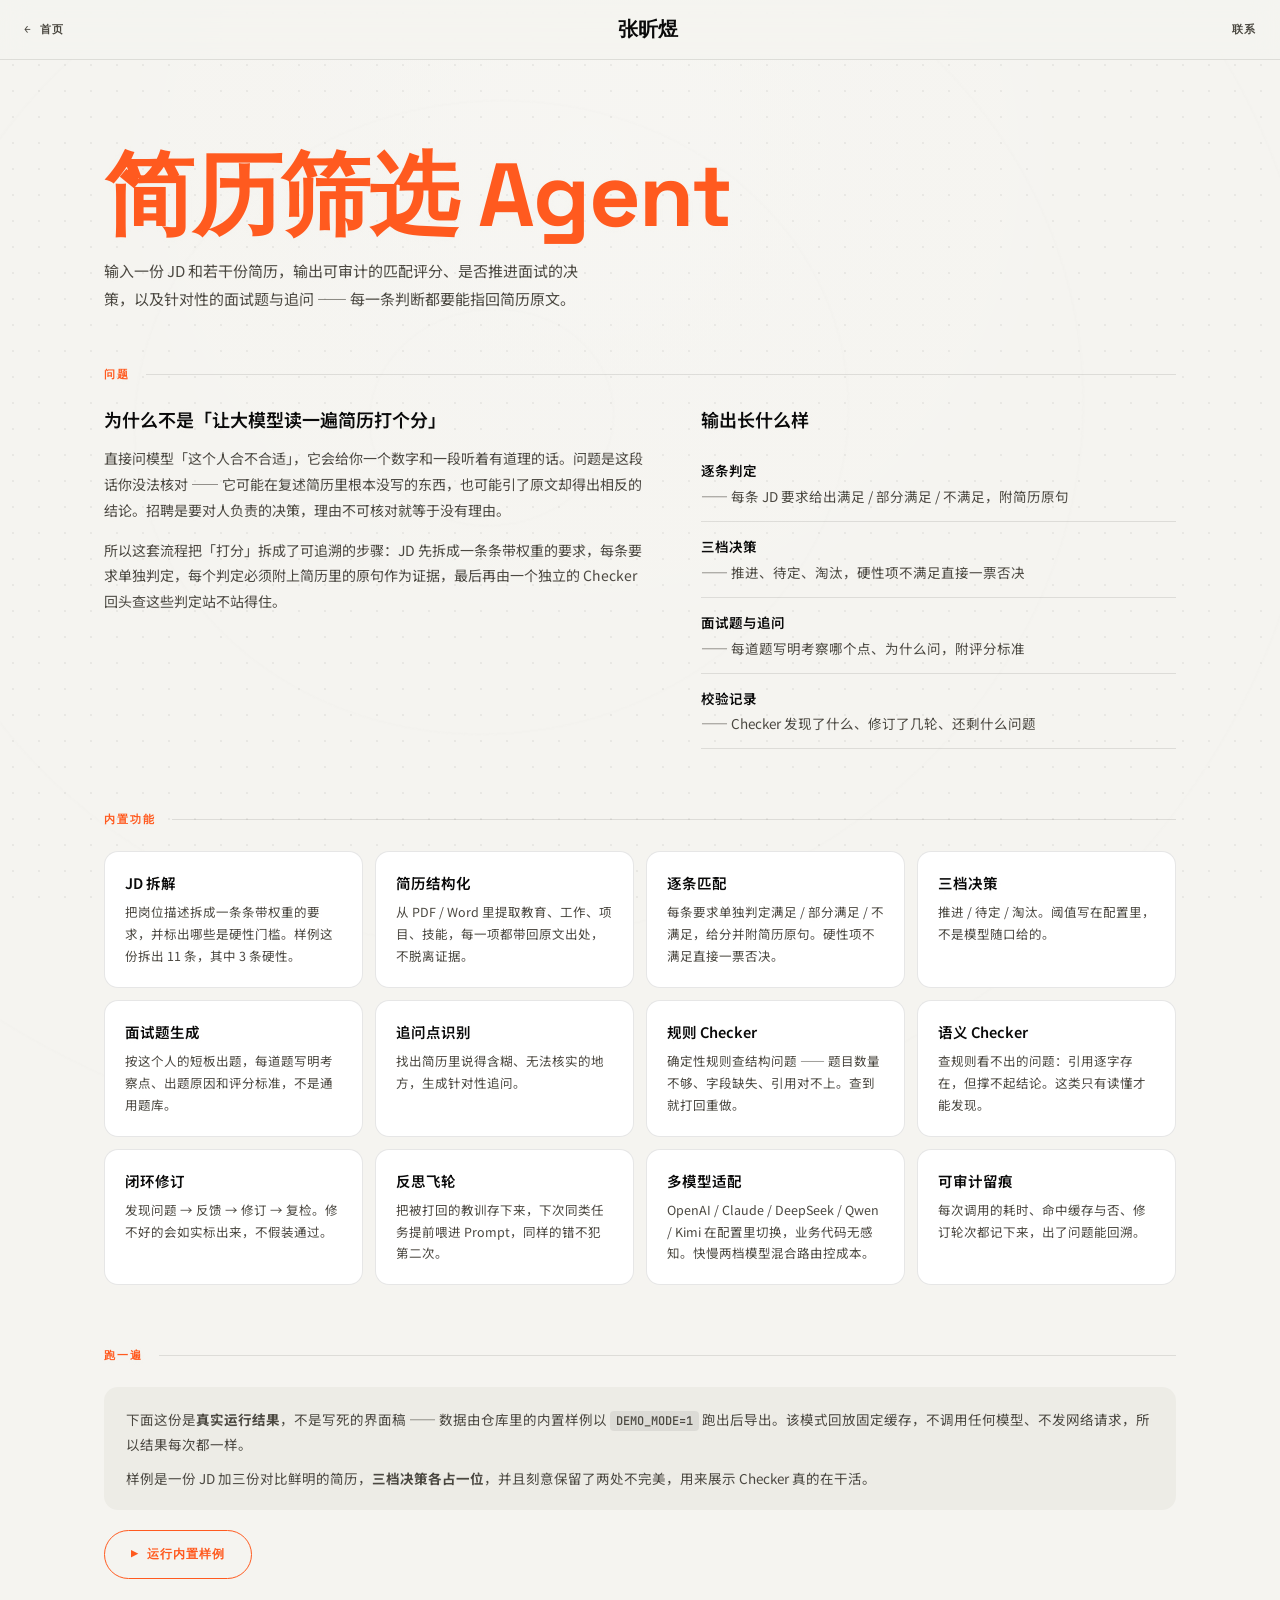
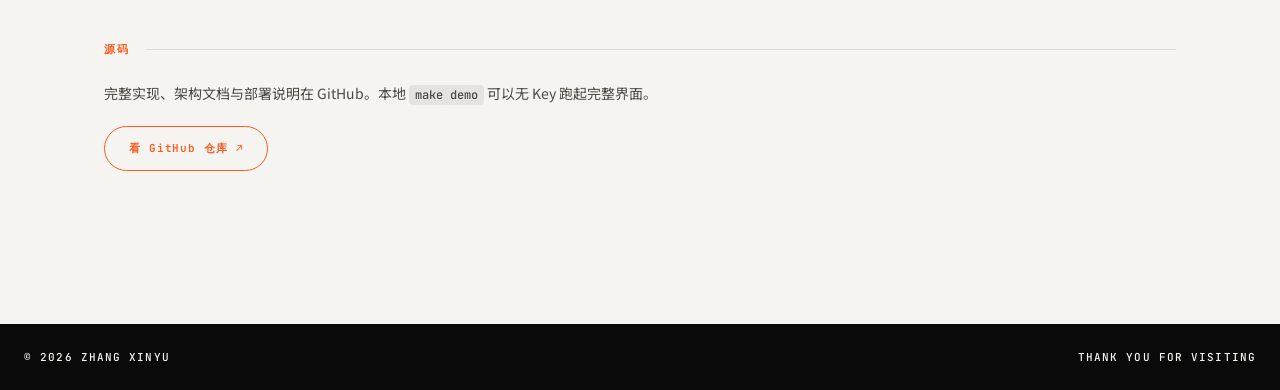
<file: resume-agent.html>
<!doctype html><html lang="zh-CN"><head><meta charset="UTF-8"><meta name="viewport" content="width=device-width,initial-scale=1"><meta name="description" content="智能简历解析与试题生成引擎：输入 JD 与简历，输出可审计的匹配评分、决策建议与面试题，并由独立 Checker 校验后闭环修订。内置样例可在线运行。"><title>简历筛选 Agent · 张昕煜</title><link rel="canonical" href="https://zhangxinyuzxy.com/resume-agent.html"><meta property="og:type" content="website"><meta property="og:title" content="简历筛选 Agent · 张昕煜"><meta property="og:description" content="可审计的简历筛选与出题引擎，内置样例可在线跑一遍。"><meta property="og:url" content="https://zhangxinyuzxy.com/resume-agent.html"><link rel="preconnect" href="https://fonts.googleapis.com"><link rel="preconnect" href="https://fonts.gstatic.com" crossorigin><link href="https://fonts.googleapis.com/css2?family=Space+Grotesk:wght@400;500;600;700&family=Inter:wght@300;400;500;600;700&family=JetBrains+Mono:wght@400;500;600;700&family=Noto+Sans+SC:wght@300;400;500;700&display=swap" rel="stylesheet"><link rel="stylesheet" href="style.css?v=20260825-2"><link rel="stylesheet" href="fold-text.css?v=20260824-1"><link rel="stylesheet" href="video-background.css?v=20260825-2"></head><body>

<div class="dots" aria-hidden="true"></div>
<div class="contours" aria-hidden="true"></div>

<div class="artbar">
  <a href="index.html">← 首页</a>
  <a class="wordmark" href="index.html">张昕煜</a>
  <a href="index.html#about">联系</a>
</div>

<main class="notes-page demo-page">
  <header class="head">
    <h2>简历筛选 Agent</h2>
    <p>输入一份 JD 和若干份简历，输出可审计的匹配评分、是否推进面试的决策，以及针对性的面试题与追问 —— 每一条判断都要能指回简历原文。</p>
  </header>

  <!-- 这个项目在解决什么 -->
  <section class="dsec">
    <div class="dlabel"><span>问题</span></div>
    <div class="dgrid2">
      <div>
        <h3>为什么不是「让大模型读一遍简历打个分」</h3>
        <p>直接问模型「这个人合不合适」，它会给你一个数字和一段听着有道理的话。问题是这段话你没法核对 —— 它可能在复述简历里根本没写的东西，也可能引了原文却得出相反的结论。招聘是要对人负责的决策，理由不可核对就等于没有理由。</p>
        <p>所以这套流程把「打分」拆成了可追溯的步骤：JD 先拆成一条条带权重的要求，每条要求单独判定，每个判定必须附上简历里的原句作为证据，最后再由一个独立的 Checker 回头查这些判定站不站得住。</p>
      </div>
      <div>
        <h3>输出长什么样</h3>
        <ul class="dlist">
          <li><b>逐条判定</b> —— 每条 JD 要求给出满足 / 部分满足 / 不满足，附简历原句</li>
          <li><b>三档决策</b> —— 推进、待定、淘汰，硬性项不满足直接一票否决</li>
          <li><b>面试题与追问</b> —— 每道题写明考察哪个点、为什么问，附评分标准</li>
          <li><b>校验记录</b> —— Checker 发现了什么、修订了几轮、还剩什么问题</li>
        </ul>
      </div>
    </div>
  </section>

  <!-- 内置功能 -->
  <section class="dsec">
    <div class="dlabel"><span>内置功能</span></div>
    <div class="dcaps" id="dCaps"></div>
  </section>

  <!-- 可运行的 Demo -->
  <section class="dsec" id="demo">
    <div class="dlabel"><span>跑一遍</span></div>
    <div class="dnote">
      <p>下面这份是<b>真实运行结果</b>，不是写死的界面稿 —— 数据由仓库里的内置样例以 <code>DEMO_MODE=1</code> 跑出后导出。该模式回放固定缓存，不调用任何模型、不发网络请求，所以结果每次都一样。</p>
      <p>样例是一份 JD 加三份对比鲜明的简历，<b>三档决策各占一位</b>，并且刻意保留了两处不完美，用来展示 Checker 真的在干活。</p>
    </div>
    <button class="drun" id="dRun" type="button">▶ 运行内置样例</button>
    <div class="dterm" id="dTerm" hidden></div>
    <div class="dout" id="dOut" hidden></div>
  </section>

  <section class="dsec">
    <div class="dlabel"><span>源码</span></div>
    <p class="dsrc">完整实现、架构文档与部署说明在 GitHub。本地 <code>make demo</code> 可以无 Key 跑起完整界面。</p>
    <a class="dbtn" href="https://github.com/1367877593-ops/resume-screening-agent" target="_blank" rel="noopener">看 GitHub 仓库 ↗</a>
  </section>
</main>

<footer><span>© 2026 ZHANG XINYU</span><span>THANK YOU FOR VISITING</span></footer>
<script src="resume-agent-data.js?v=20260818-1"></script><script src="resume-agent.js?v=20260818-1"></script><script src="vendor/gsap.min.js?v=3.13.0"></script><script src="vendor/ScrollTrigger.min.js?v=3.13.0"></script><script src="fold-text.js?v=20260824-1"></script><script src="video-background.js?v=20260825-1"></script></body></html>
</file>
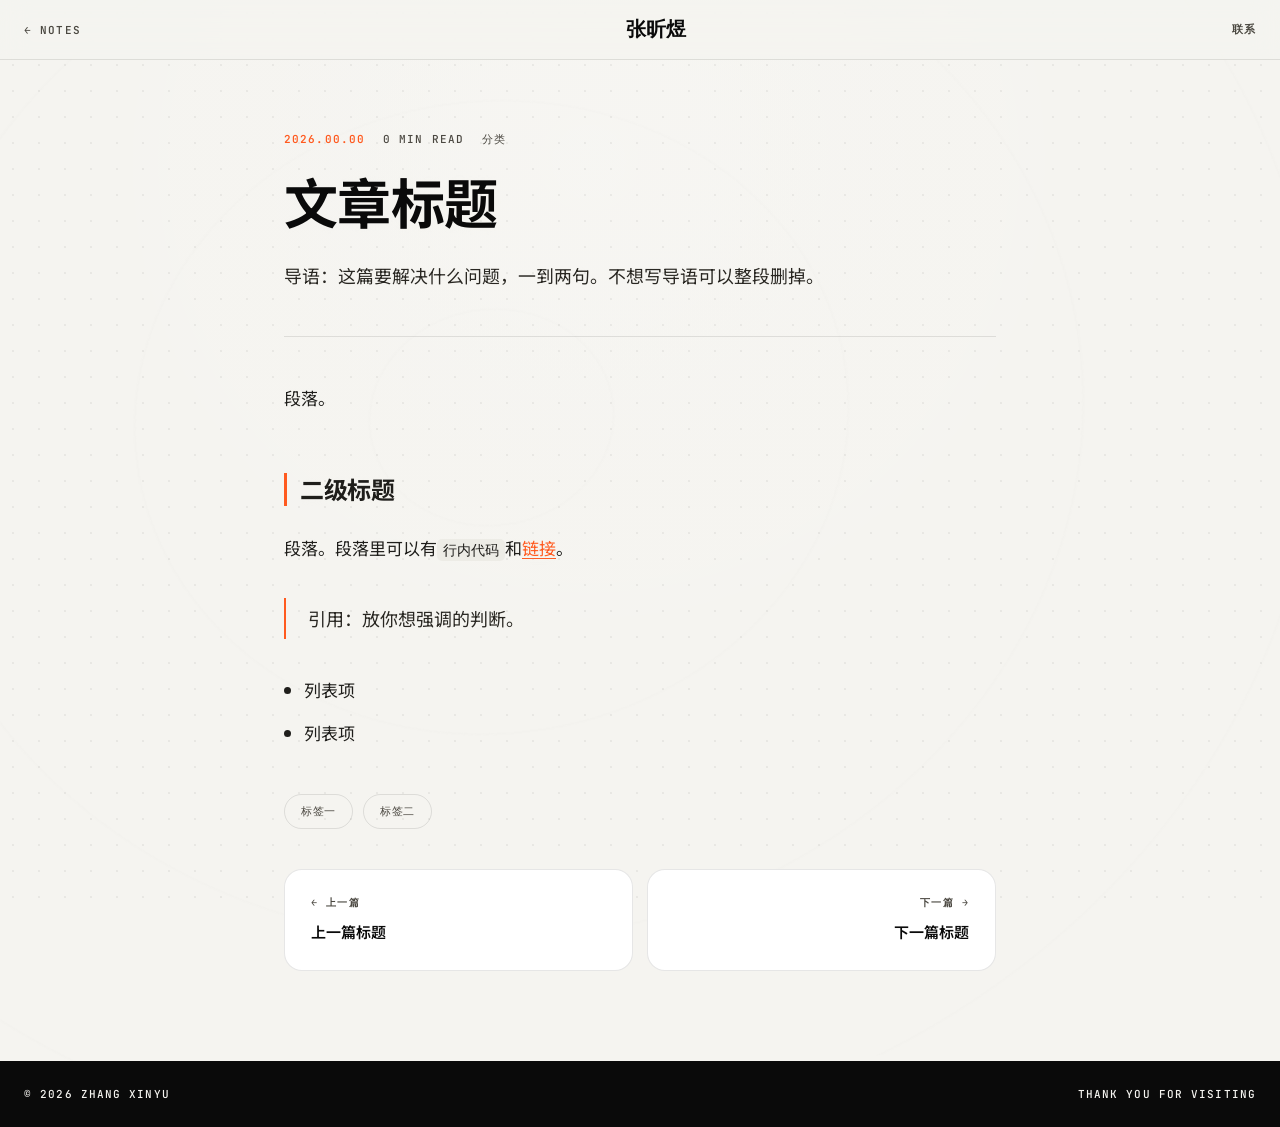
<file: notes/_template.html>
<!doctype html><html lang="zh-CN"><head><meta charset="UTF-8"><meta name="viewport" content="width=device-width,initial-scale=1">

<!-- ①改描述 ②改 title ③正文在下面标了「正文从这里开始」的地方 -->
<meta name="description" content="这篇文章的一句话摘要">
<title>文章标题 · 张昕煜</title>

<link rel="preconnect" href="https://fonts.googleapis.com"><link rel="preconnect" href="https://fonts.gstatic.com" crossorigin><link href="https://fonts.googleapis.com/css2?family=Space+Grotesk:wght@400;500;600;700&family=Inter:wght@300;400;500;600;700&family=JetBrains+Mono:wght@400;500;600;700&family=Noto+Sans+SC:wght@300;400;500;700&display=swap" rel="stylesheet"><link rel="stylesheet" href="../style.css?v=20260825-2"><link rel="stylesheet" href="../video-background.css?v=20260825-2"></head><body>

<div class="dots" aria-hidden="true"></div>
<div class="contours" aria-hidden="true"></div>
<div class="artprog"></div>

<div class="artbar">
  <a href="../notes.html">← NOTES</a>
  <a class="wordmark" href="../index.html">张昕煜</a>
  <a href="../index.html#contact">联系</a>
</div>

<article class="post">
  <div class="post-meta"><b>2026.00.00</b><span>0 MIN READ</span><span>分类</span></div>
  <h1>文章标题</h1>
  <p class="post-lead">导语：这篇要解决什么问题，一到两句。不想写导语可以整段删掉。</p>
  <div class="post-rule"></div>

  <div class="post-body">
    <!-- ===== 正文从这里开始 ===== -->

    <p>段落。</p>

    <h2>二级标题</h2>
    <p>段落。段落里可以有<code>行内代码</code>和<a href="#">链接</a>。</p>

    <blockquote>引用：放你想强调的判断。</blockquote>

    <ul>
      <li>列表项</li>
      <li>列表项</li>
    </ul>

    <!-- 配图：图片放 ../assets/ 里，取消注释即可
    <figure>
      <img src="../assets/图片文件名.png" alt="图片说明">
      <figcaption>图注</figcaption>
    </figure>
    -->


    <!-- ===== 正文到这里结束 ===== -->
  </div>

  <div class="post-tags"><span>标签一</span><span>标签二</span></div>
</article>

<!-- 没有上下篇就把整个 nav 删掉 -->
<nav class="post-nav">
  <a href="./上一篇.html"><small>← 上一篇</small><strong>上一篇标题</strong></a>
  <a href="./下一篇.html"><small>下一篇 →</small><strong>下一篇标题</strong></a>
</nav>

<footer><span>© 2026 ZHANG XINYU</span><span>THANK YOU FOR VISITING</span></footer>
<script src="../notes.js"></script><script src="../script.js"></script><script src="../video-background.js?v=20260825-1"></script></body></html>
</file>
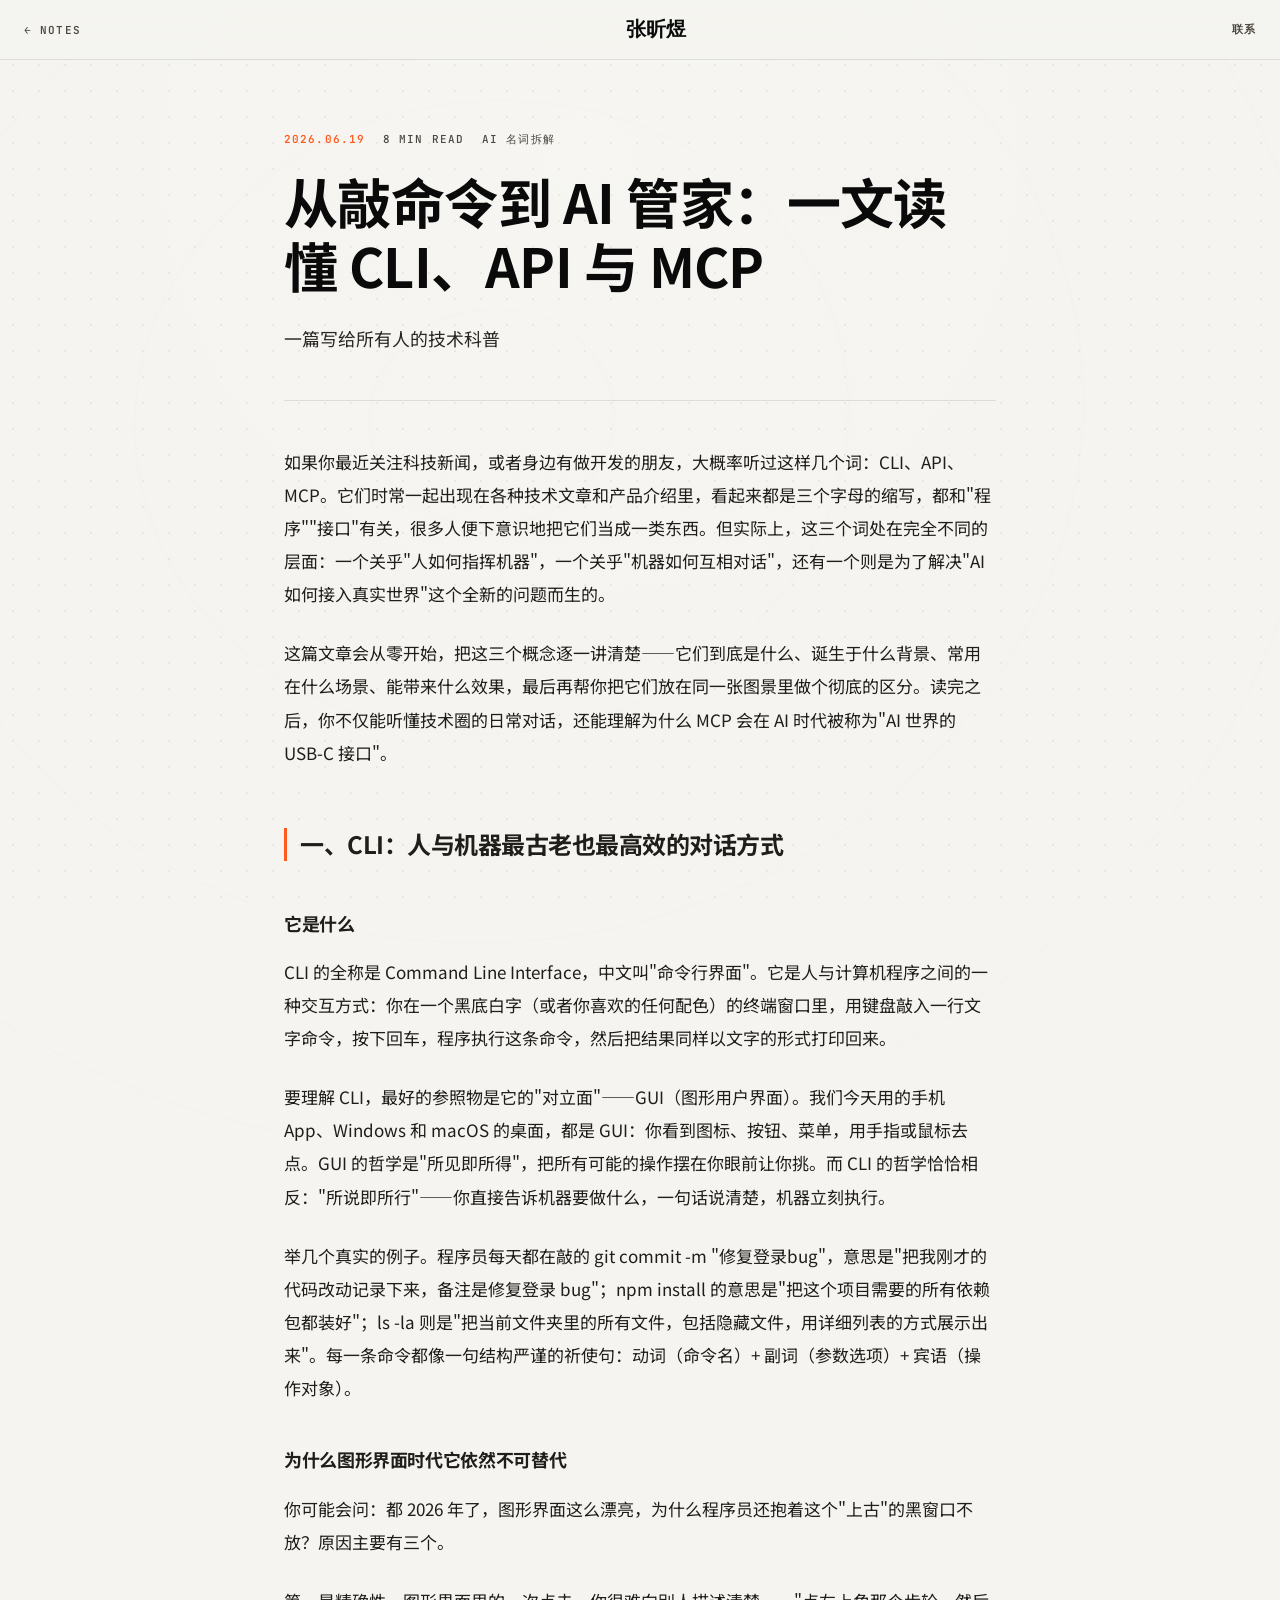
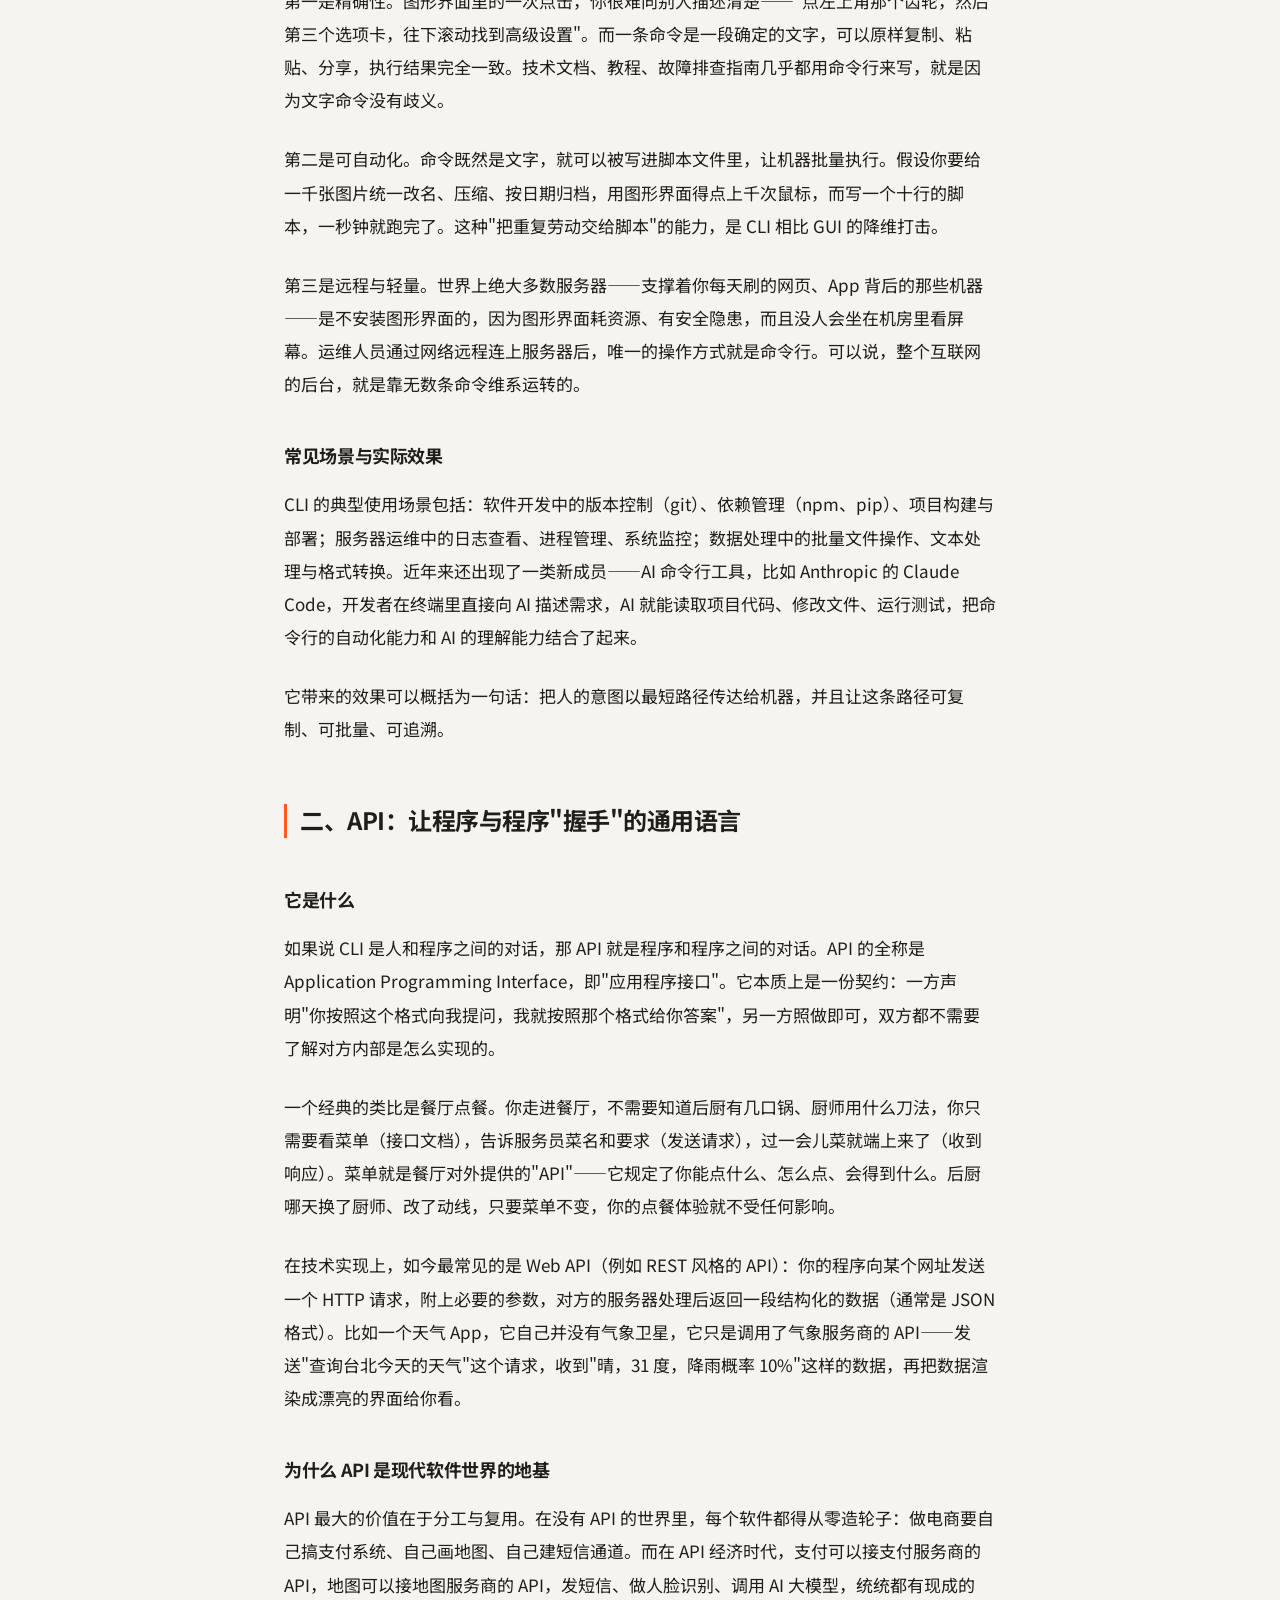
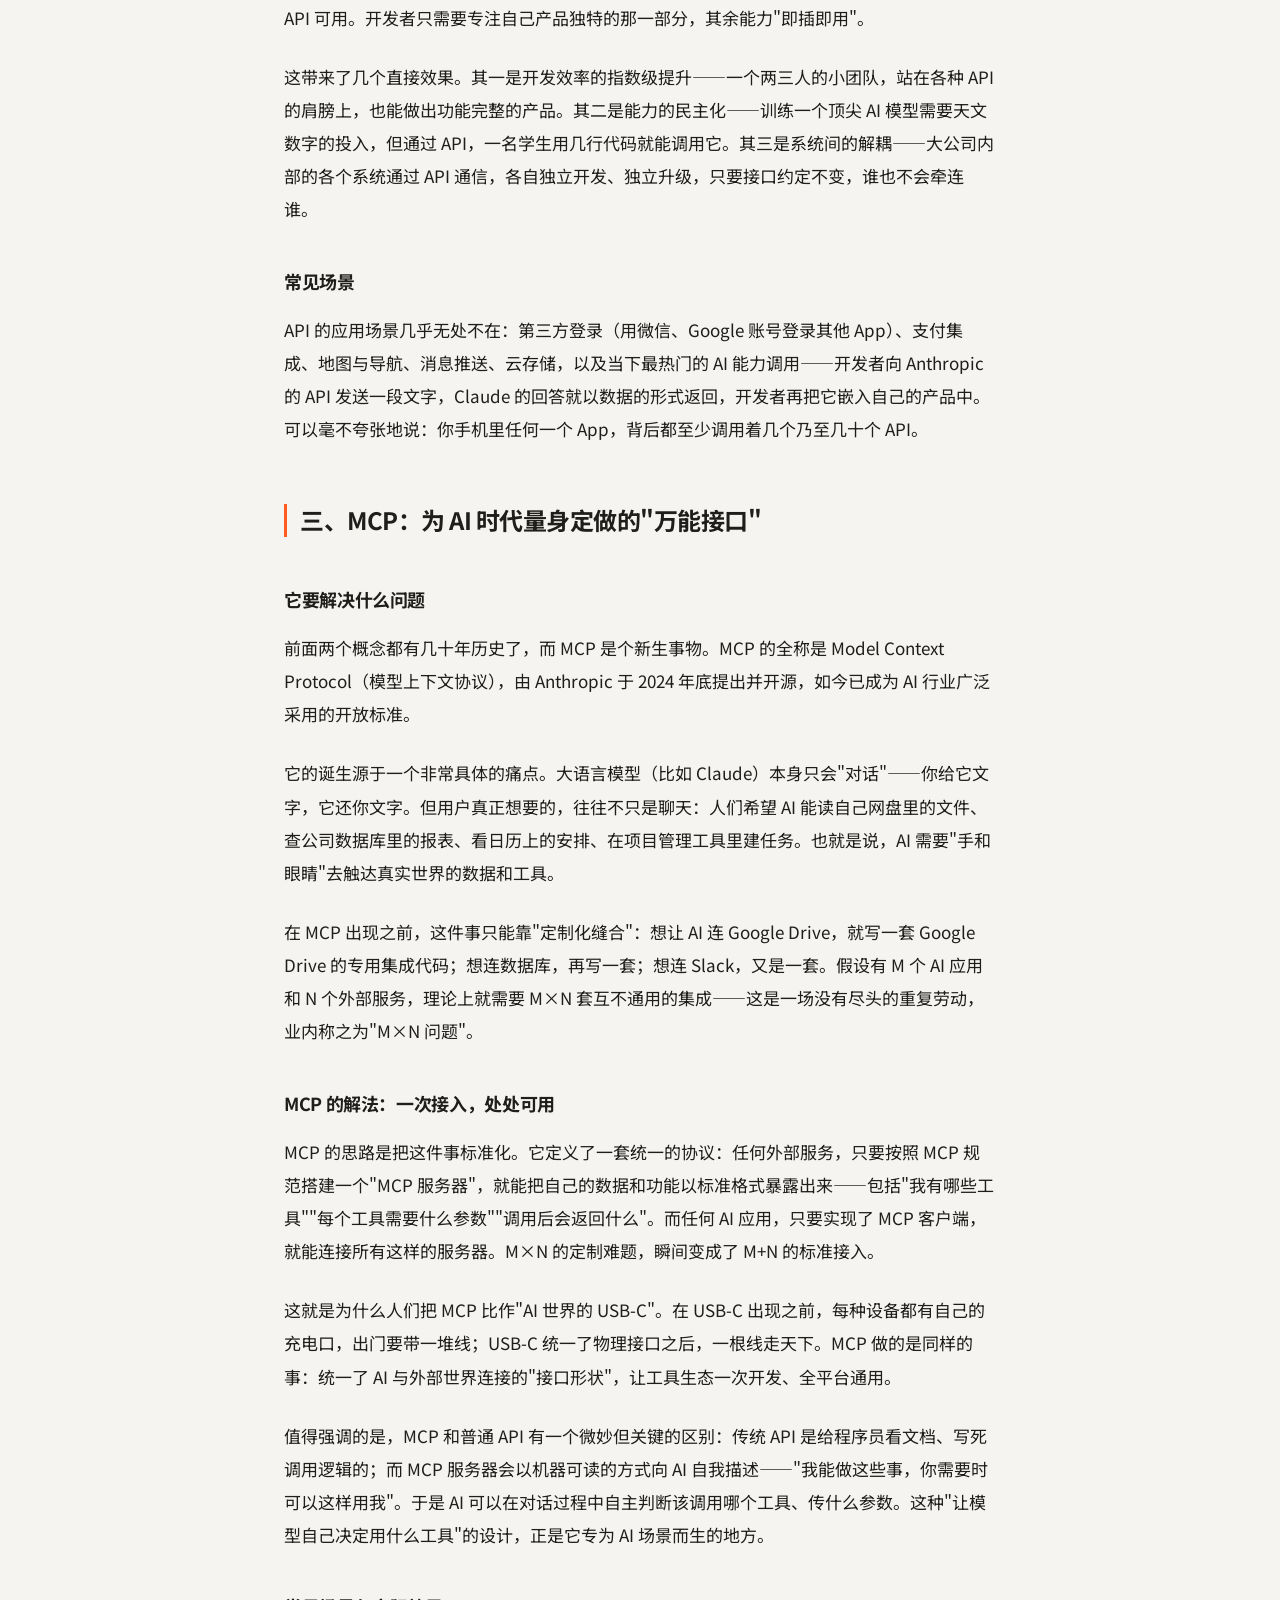
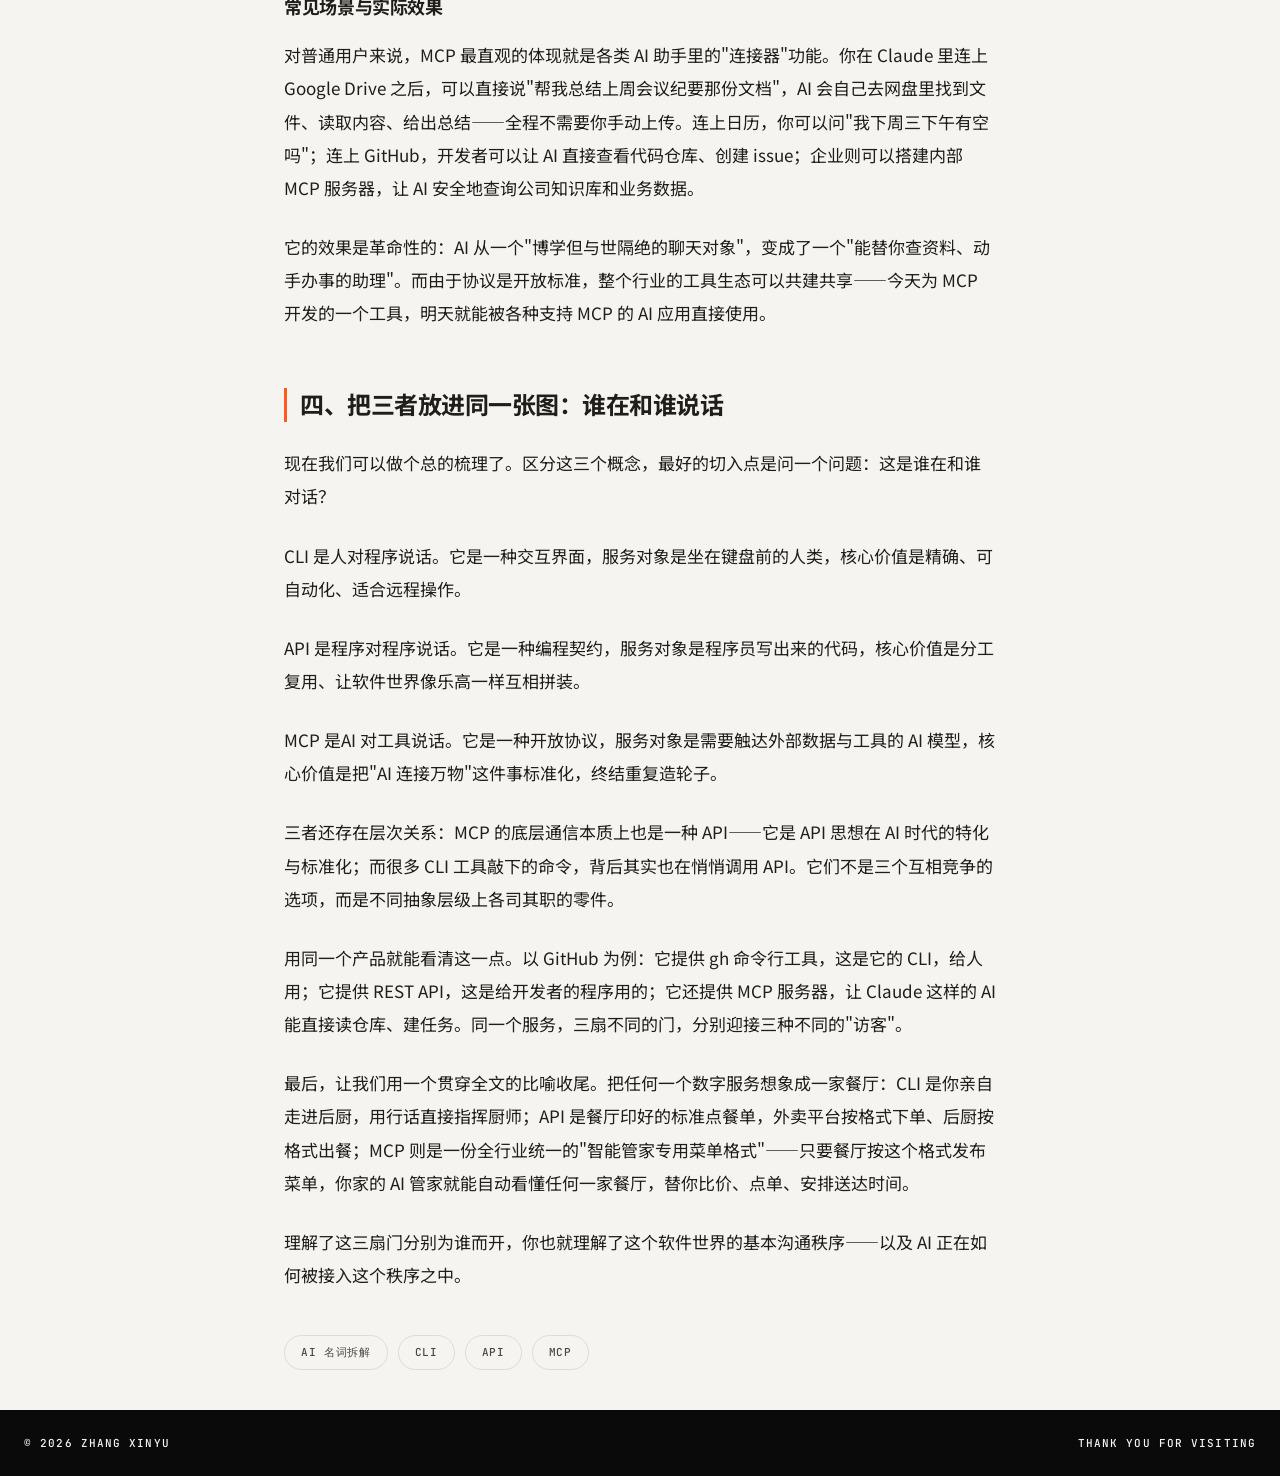
<file: notes/cli-api-mcp.html>
<!doctype html><html lang="zh-CN"><head><meta charset="UTF-8"><meta name="viewport" content="width=device-width,initial-scale=1">

<!-- ①改描述 ②改 title ③正文在下面标了「正文从这里开始」的地方 -->
<meta name="description" content="CLI 是人对程序说话，API 是程序对程序说话，MCP 是 AI 对工具说话——三个都带缩写的词，其实处在完全不同的层面。">
<title>从敲命令到 AI 管家：一文读懂 CLI、API 与 MCP · 张昕煜</title>
<link rel="canonical" href="https://zhangxinyuzxy.com/notes/cli-api-mcp.html">

<link rel="preconnect" href="https://fonts.googleapis.com"><link rel="preconnect" href="https://fonts.gstatic.com" crossorigin><link href="https://fonts.googleapis.com/css2?family=Space+Grotesk:wght@400;500;600;700&family=Inter:wght@300;400;500;600;700&family=JetBrains+Mono:wght@400;500;600;700&family=Noto+Sans+SC:wght@300;400;500;700&display=swap" rel="stylesheet"><link rel="stylesheet" href="../style.css?v=20260825-2"><link rel="stylesheet" href="../video-background.css?v=20260825-2"></head><body>

<div class="dots" aria-hidden="true"></div>
<div class="contours" aria-hidden="true"></div>
<div class="artprog"></div>

<div class="artbar">
  <a href="../notes.html">← NOTES</a>
  <a class="wordmark" href="../index.html">张昕煜</a>
  <a href="../index.html#contact">联系</a>
</div>

<article class="post">
  <div class="post-meta"><b>2026.06.19</b><span>8 MIN READ</span><span>AI 名词拆解</span></div>
  <h1>从敲命令到 AI 管家：一文读懂 CLI、API 与 MCP</h1>
  <p class="post-lead">一篇写给所有人的技术科普</p>
  <div class="post-rule"></div>

  <div class="post-body">
    <p>如果你最近关注科技新闻，或者身边有做开发的朋友，大概率听过这样几个词：CLI、API、MCP。它们时常一起出现在各种技术文章和产品介绍里，看起来都是三个字母的缩写，都和"程序""接口"有关，很多人便下意识地把它们当成一类东西。但实际上，这三个词处在完全不同的层面：一个关乎"人如何指挥机器"，一个关乎"机器如何互相对话"，还有一个则是为了解决"AI 如何接入真实世界"这个全新的问题而生的。</p>
    <p>这篇文章会从零开始，把这三个概念逐一讲清楚——它们到底是什么、诞生于什么背景、常用在什么场景、能带来什么效果，最后再帮你把它们放在同一张图景里做个彻底的区分。读完之后，你不仅能听懂技术圈的日常对话，还能理解为什么 MCP 会在 AI 时代被称为"AI 世界的 USB-C 接口"。</p>
    <h2>一、CLI：人与机器最古老也最高效的对话方式</h2>
    <h3>它是什么</h3>
    <p>CLI 的全称是 Command Line Interface，中文叫"命令行界面"。它是人与计算机程序之间的一种交互方式：你在一个黑底白字（或者你喜欢的任何配色）的终端窗口里，用键盘敲入一行文字命令，按下回车，程序执行这条命令，然后把结果同样以文字的形式打印回来。</p>
    <p>要理解 CLI，最好的参照物是它的"对立面"——GUI（图形用户界面）。我们今天用的手机 App、Windows 和 macOS 的桌面，都是 GUI：你看到图标、按钮、菜单，用手指或鼠标去点。GUI 的哲学是"所见即所得"，把所有可能的操作摆在你眼前让你挑。而 CLI 的哲学恰恰相反："所说即所行"——你直接告诉机器要做什么，一句话说清楚，机器立刻执行。</p>
    <p>举几个真实的例子。程序员每天都在敲的 git commit -m "修复登录bug"，意思是"把我刚才的代码改动记录下来，备注是修复登录 bug"；npm install 的意思是"把这个项目需要的所有依赖包都装好"；ls -la 则是"把当前文件夹里的所有文件，包括隐藏文件，用详细列表的方式展示出来"。每一条命令都像一句结构严谨的祈使句：动词（命令名）+ 副词（参数选项）+ 宾语（操作对象）。</p>
    <h3>为什么图形界面时代它依然不可替代</h3>
    <p>你可能会问：都 2026 年了，图形界面这么漂亮，为什么程序员还抱着这个"上古"的黑窗口不放？原因主要有三个。</p>
    <p>第一是精确性。图形界面里的一次点击，你很难向别人描述清楚——"点左上角那个齿轮，然后第三个选项卡，往下滚动找到高级设置"。而一条命令是一段确定的文字，可以原样复制、粘贴、分享，执行结果完全一致。技术文档、教程、故障排查指南几乎都用命令行来写，就是因为文字命令没有歧义。</p>
    <p>第二是可自动化。命令既然是文字，就可以被写进脚本文件里，让机器批量执行。假设你要给一千张图片统一改名、压缩、按日期归档，用图形界面得点上千次鼠标，而写一个十行的脚本，一秒钟就跑完了。这种"把重复劳动交给脚本"的能力，是 CLI 相比 GUI 的降维打击。</p>
    <p>第三是远程与轻量。世界上绝大多数服务器——支撑着你每天刷的网页、App 背后的那些机器——是不安装图形界面的，因为图形界面耗资源、有安全隐患，而且没人会坐在机房里看屏幕。运维人员通过网络远程连上服务器后，唯一的操作方式就是命令行。可以说，整个互联网的后台，就是靠无数条命令维系运转的。</p>
    <h3>常见场景与实际效果</h3>
    <p>CLI 的典型使用场景包括：软件开发中的版本控制（git）、依赖管理（npm、pip）、项目构建与部署；服务器运维中的日志查看、进程管理、系统监控；数据处理中的批量文件操作、文本处理与格式转换。近年来还出现了一类新成员——AI 命令行工具，比如 Anthropic 的 Claude Code，开发者在终端里直接向 AI 描述需求，AI 就能读取项目代码、修改文件、运行测试，把命令行的自动化能力和 AI 的理解能力结合了起来。</p>
    <p>它带来的效果可以概括为一句话：把人的意图以最短路径传达给机器，并且让这条路径可复制、可批量、可追溯。</p>
    <h2>二、API：让程序与程序"握手"的通用语言</h2>
    <h3>它是什么</h3>
    <p>如果说 CLI 是人和程序之间的对话，那 API 就是程序和程序之间的对话。API 的全称是 Application Programming Interface，即"应用程序接口"。它本质上是一份契约：一方声明"你按照这个格式向我提问，我就按照那个格式给你答案"，另一方照做即可，双方都不需要了解对方内部是怎么实现的。</p>
    <p>一个经典的类比是餐厅点餐。你走进餐厅，不需要知道后厨有几口锅、厨师用什么刀法，你只需要看菜单（接口文档），告诉服务员菜名和要求（发送请求），过一会儿菜就端上来了（收到响应）。菜单就是餐厅对外提供的"API"——它规定了你能点什么、怎么点、会得到什么。后厨哪天换了厨师、改了动线，只要菜单不变，你的点餐体验就不受任何影响。</p>
    <p>在技术实现上，如今最常见的是 Web API（例如 REST 风格的 API）：你的程序向某个网址发送一个 HTTP 请求，附上必要的参数，对方的服务器处理后返回一段结构化的数据（通常是 JSON 格式）。比如一个天气 App，它自己并没有气象卫星，它只是调用了气象服务商的 API——发送"查询台北今天的天气"这个请求，收到"晴，31 度，降雨概率 10%"这样的数据，再把数据渲染成漂亮的界面给你看。</p>
    <h3>为什么 API 是现代软件世界的地基</h3>
    <p>API 最大的价值在于分工与复用。在没有 API 的世界里，每个软件都得从零造轮子：做电商要自己搞支付系统、自己画地图、自己建短信通道。而在 API 经济时代，支付可以接支付服务商的 API，地图可以接地图服务商的 API，发短信、做人脸识别、调用 AI 大模型，统统都有现成的 API 可用。开发者只需要专注自己产品独特的那一部分，其余能力"即插即用"。</p>
    <p>这带来了几个直接效果。其一是开发效率的指数级提升——一个两三人的小团队，站在各种 API 的肩膀上，也能做出功能完整的产品。其二是能力的民主化——训练一个顶尖 AI 模型需要天文数字的投入，但通过 API，一名学生用几行代码就能调用它。其三是系统间的解耦——大公司内部的各个系统通过 API 通信，各自独立开发、独立升级，只要接口约定不变，谁也不会牵连谁。</p>
    <h3>常见场景</h3>
    <p>API 的应用场景几乎无处不在：第三方登录（用微信、Google 账号登录其他 App）、支付集成、地图与导航、消息推送、云存储，以及当下最热门的 AI 能力调用——开发者向 Anthropic 的 API 发送一段文字，Claude 的回答就以数据的形式返回，开发者再把它嵌入自己的产品中。可以毫不夸张地说：你手机里任何一个 App，背后都至少调用着几个乃至几十个 API。</p>
    <h2>三、MCP：为 AI 时代量身定做的"万能接口"</h2>
    <h3>它要解决什么问题</h3>
    <p>前面两个概念都有几十年历史了，而 MCP 是个新生事物。MCP 的全称是 Model Context Protocol（模型上下文协议），由 Anthropic 于 2024 年底提出并开源，如今已成为 AI 行业广泛采用的开放标准。</p>
    <p>它的诞生源于一个非常具体的痛点。大语言模型（比如 Claude）本身只会"对话"——你给它文字，它还你文字。但用户真正想要的，往往不只是聊天：人们希望 AI 能读自己网盘里的文件、查公司数据库里的报表、看日历上的安排、在项目管理工具里建任务。也就是说，AI 需要"手和眼睛"去触达真实世界的数据和工具。</p>
    <p>在 MCP 出现之前，这件事只能靠"定制化缝合"：想让 AI 连 Google Drive，就写一套 Google Drive 的专用集成代码；想连数据库，再写一套；想连 Slack，又是一套。假设有 M 个 AI 应用和 N 个外部服务，理论上就需要 M×N 套互不通用的集成——这是一场没有尽头的重复劳动，业内称之为"M×N 问题"。</p>
    <h3>MCP 的解法：一次接入，处处可用</h3>
    <p>MCP 的思路是把这件事标准化。它定义了一套统一的协议：任何外部服务，只要按照 MCP 规范搭建一个"MCP 服务器"，就能把自己的数据和功能以标准格式暴露出来——包括"我有哪些工具""每个工具需要什么参数""调用后会返回什么"。而任何 AI 应用，只要实现了 MCP 客户端，就能连接所有这样的服务器。M×N 的定制难题，瞬间变成了 M+N 的标准接入。</p>
    <p>这就是为什么人们把 MCP 比作"AI 世界的 USB-C"。在 USB-C 出现之前，每种设备都有自己的充电口，出门要带一堆线；USB-C 统一了物理接口之后，一根线走天下。MCP 做的是同样的事：统一了 AI 与外部世界连接的"接口形状"，让工具生态一次开发、全平台通用。</p>
    <p>值得强调的是，MCP 和普通 API 有一个微妙但关键的区别：传统 API 是给程序员看文档、写死调用逻辑的；而 MCP 服务器会以机器可读的方式向 AI 自我描述——"我能做这些事，你需要时可以这样用我"。于是 AI 可以在对话过程中自主判断该调用哪个工具、传什么参数。这种"让模型自己决定用什么工具"的设计，正是它专为 AI 场景而生的地方。</p>
    <h3>常见场景与实际效果</h3>
    <p>对普通用户来说，MCP 最直观的体现就是各类 AI 助手里的"连接器"功能。你在 Claude 里连上 Google Drive 之后，可以直接说"帮我总结上周会议纪要那份文档"，AI 会自己去网盘里找到文件、读取内容、给出总结——全程不需要你手动上传。连上日历，你可以问"我下周三下午有空吗"；连上 GitHub，开发者可以让 AI 直接查看代码仓库、创建 issue；企业则可以搭建内部 MCP 服务器，让 AI 安全地查询公司知识库和业务数据。</p>
    <p>它的效果是革命性的：AI 从一个"博学但与世隔绝的聊天对象"，变成了一个"能替你查资料、动手办事的助理"。而由于协议是开放标准，整个行业的工具生态可以共建共享——今天为 MCP 开发的一个工具，明天就能被各种支持 MCP 的 AI 应用直接使用。</p>
    <h2>四、把三者放进同一张图：谁在和谁说话</h2>
    <p>现在我们可以做个总的梳理了。区分这三个概念，最好的切入点是问一个问题：这是谁在和谁对话？</p>
    <p>CLI 是人对程序说话。它是一种交互界面，服务对象是坐在键盘前的人类，核心价值是精确、可自动化、适合远程操作。</p>
    <p>API 是程序对程序说话。它是一种编程契约，服务对象是程序员写出来的代码，核心价值是分工复用、让软件世界像乐高一样互相拼装。</p>
    <p>MCP 是AI 对工具说话。它是一种开放协议，服务对象是需要触达外部数据与工具的 AI 模型，核心价值是把"AI 连接万物"这件事标准化，终结重复造轮子。</p>
    <p>三者还存在层次关系：MCP 的底层通信本质上也是一种 API——它是 API 思想在 AI 时代的特化与标准化；而很多 CLI 工具敲下的命令，背后其实也在悄悄调用 API。它们不是三个互相竞争的选项，而是不同抽象层级上各司其职的零件。</p>
    <p>用同一个产品就能看清这一点。以 GitHub 为例：它提供 gh 命令行工具，这是它的 CLI，给人用；它提供 REST API，这是给开发者的程序用的；它还提供 MCP 服务器，让 Claude 这样的 AI 能直接读仓库、建任务。同一个服务，三扇不同的门，分别迎接三种不同的"访客"。</p>
    <p>最后，让我们用一个贯穿全文的比喻收尾。把任何一个数字服务想象成一家餐厅：CLI 是你亲自走进后厨，用行话直接指挥厨师；API 是餐厅印好的标准点餐单，外卖平台按格式下单、后厨按格式出餐；MCP 则是一份全行业统一的"智能管家专用菜单格式"——只要餐厅按这个格式发布菜单，你家的 AI 管家就能自动看懂任何一家餐厅，替你比价、点单、安排送达时间。</p>
    <p>理解了这三扇门分别为谁而开，你也就理解了这个软件世界的基本沟通秩序——以及 AI 正在如何被接入这个秩序之中。</p>
  </div>

  <div class="post-tags"><span>AI 名词拆解</span><span>CLI</span><span>API</span><span>MCP</span></div>
</article>


<footer><span>© 2026 ZHANG XINYU</span><span>THANK YOU FOR VISITING</span></footer>
<script src="../notes.js"></script><script src="../script.js"></script><script src="../video-background.js?v=20260825-1"></script></body></html>
</file>
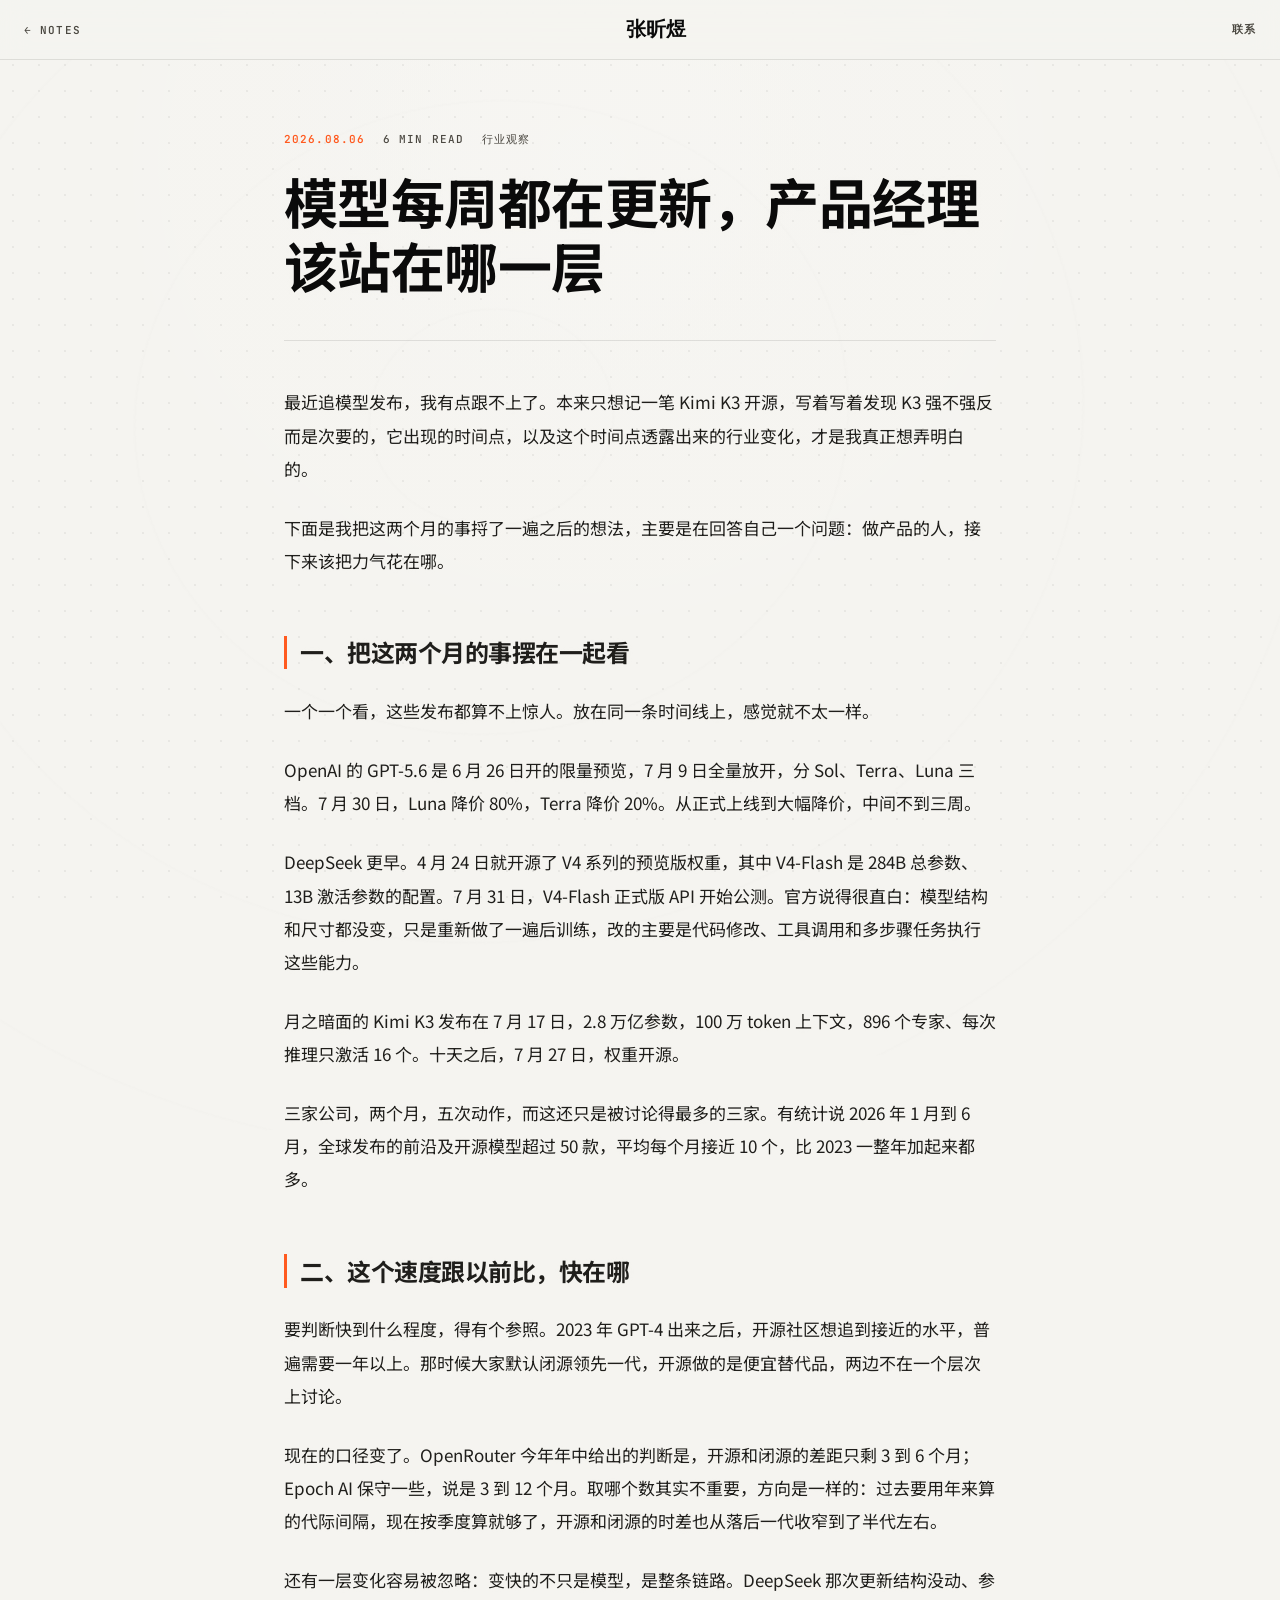
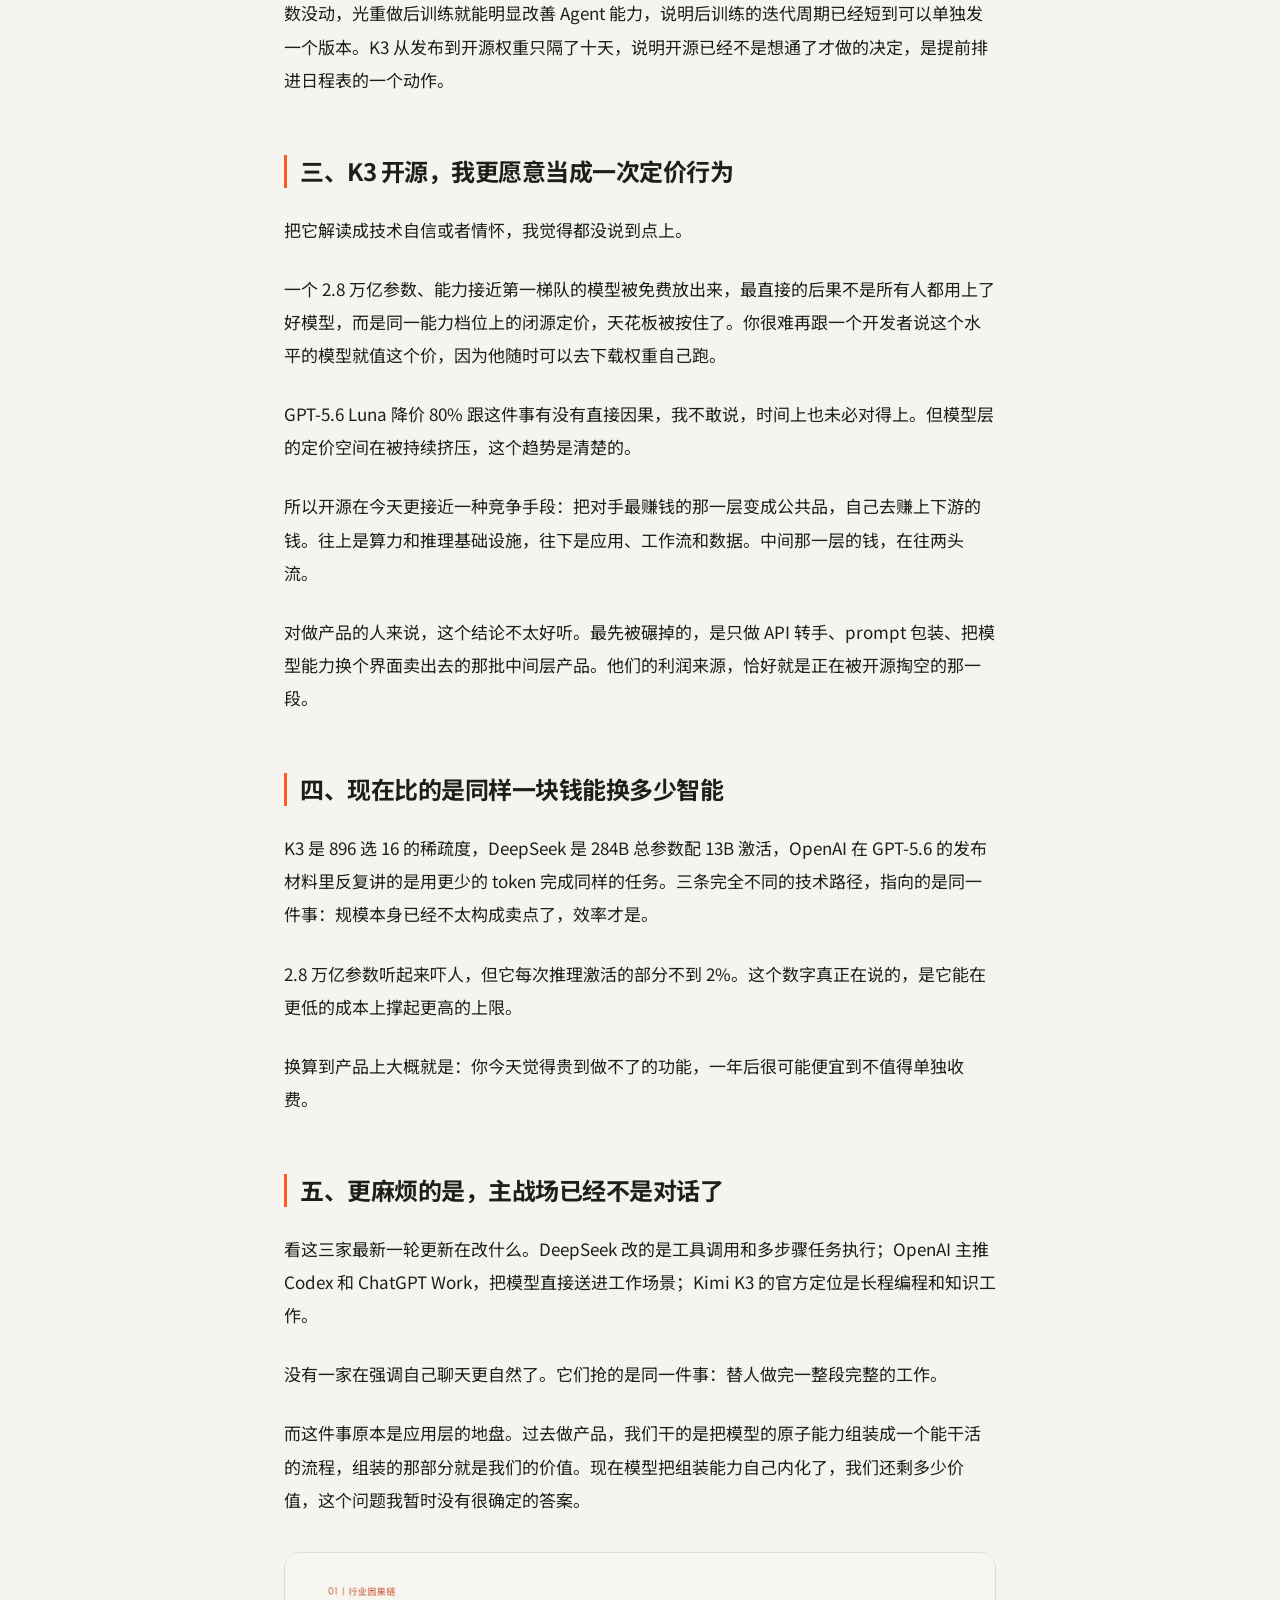
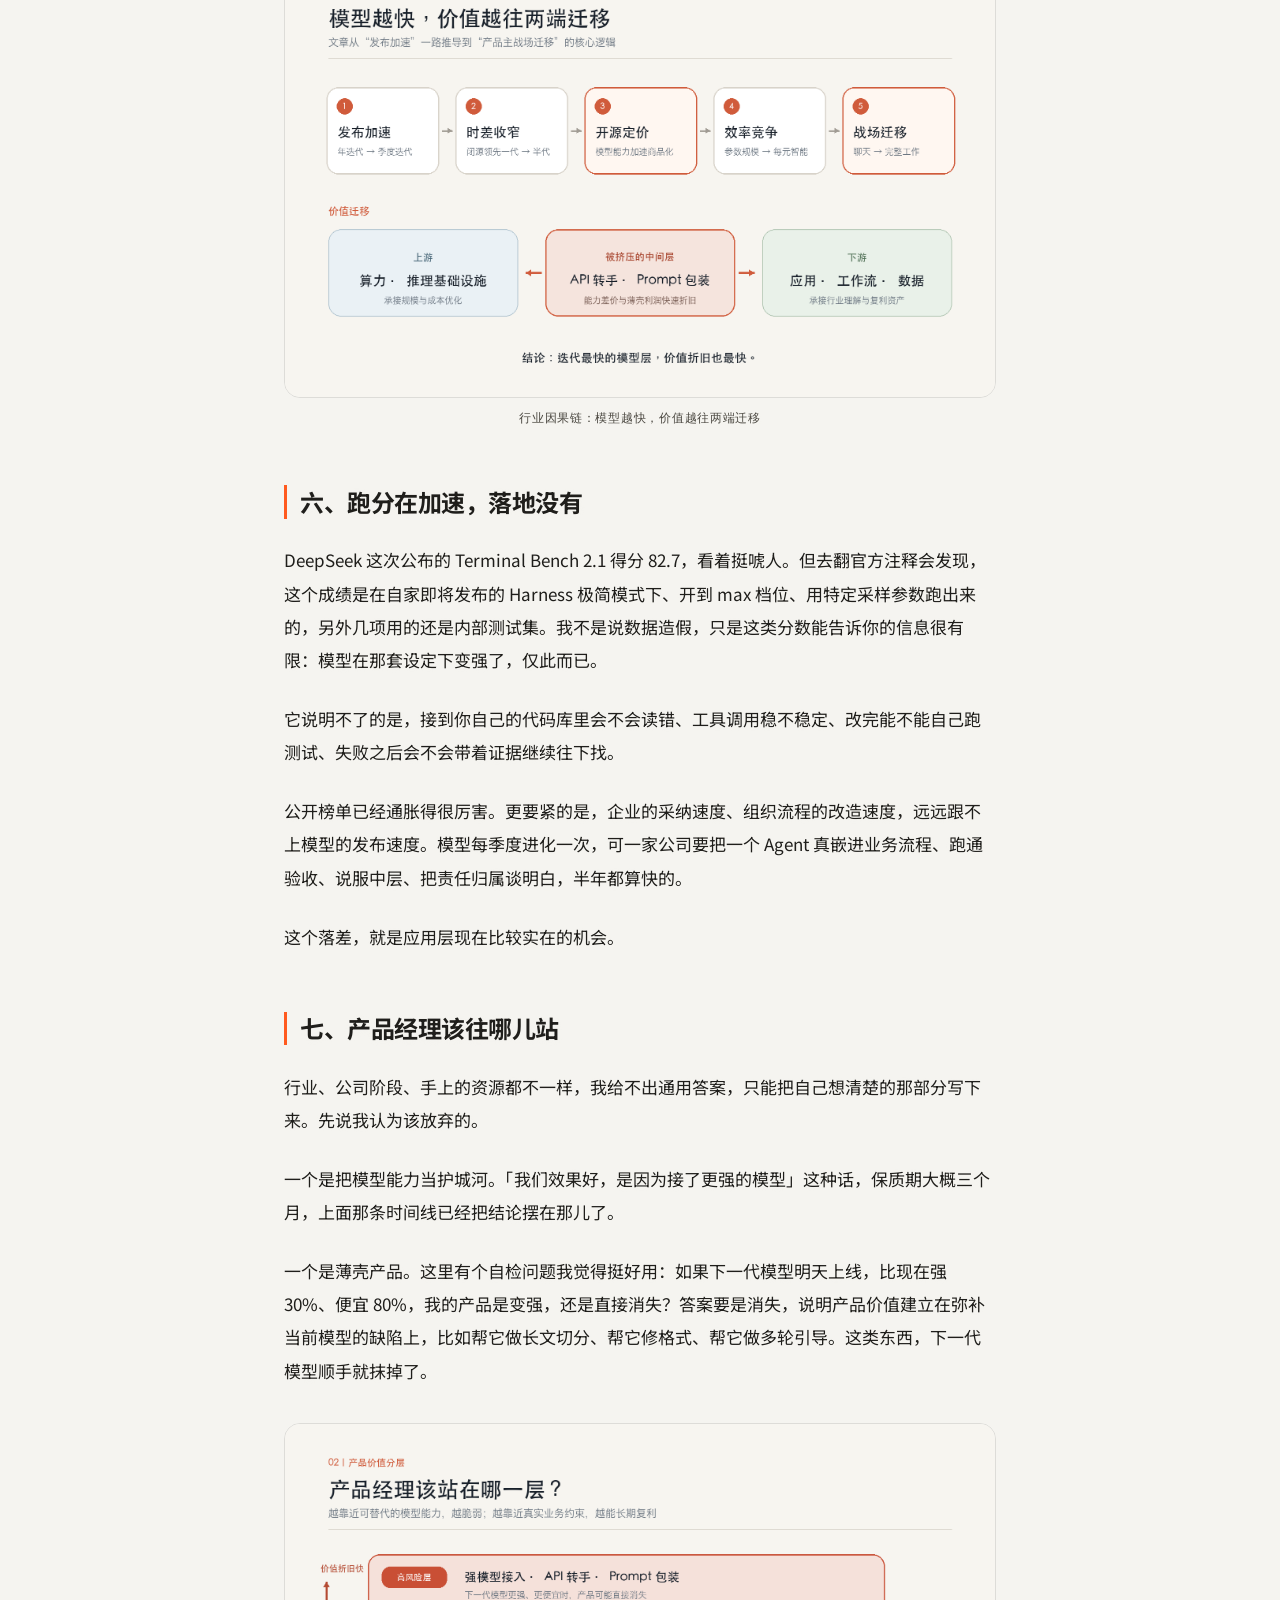
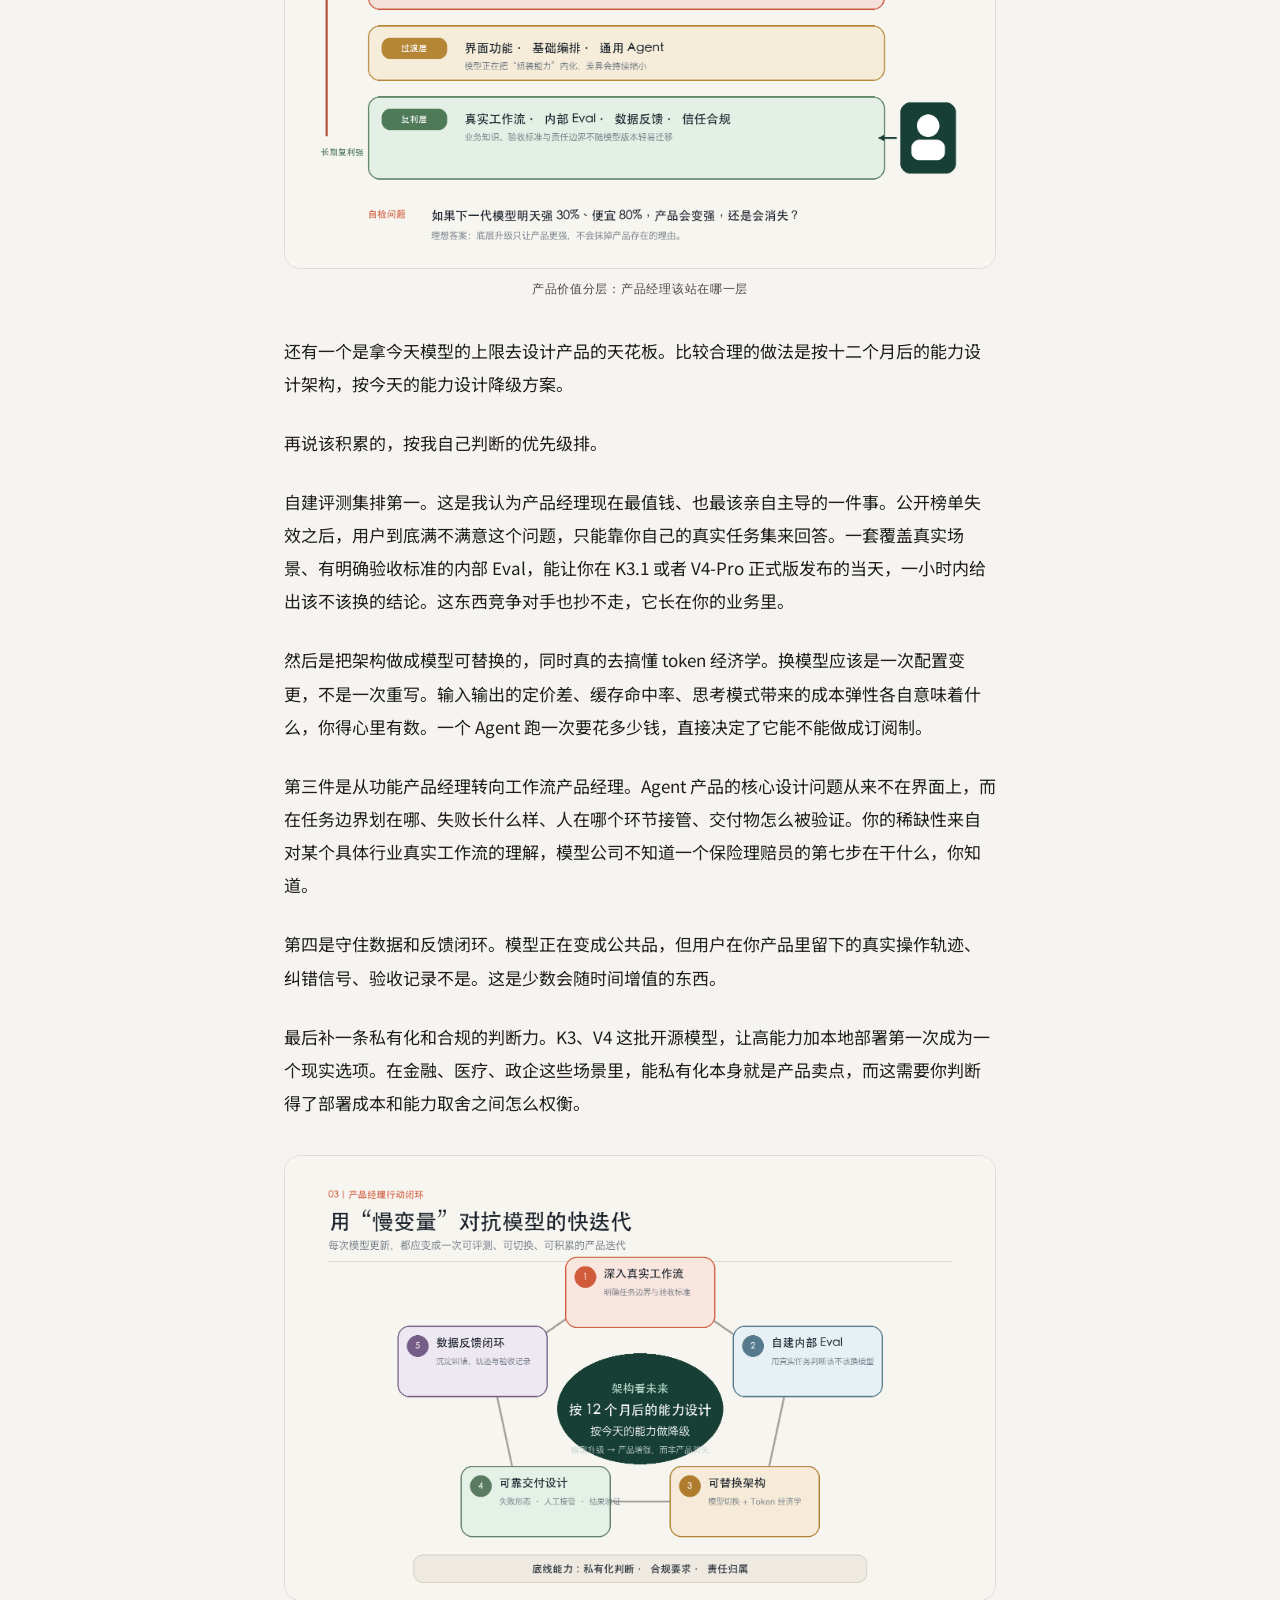
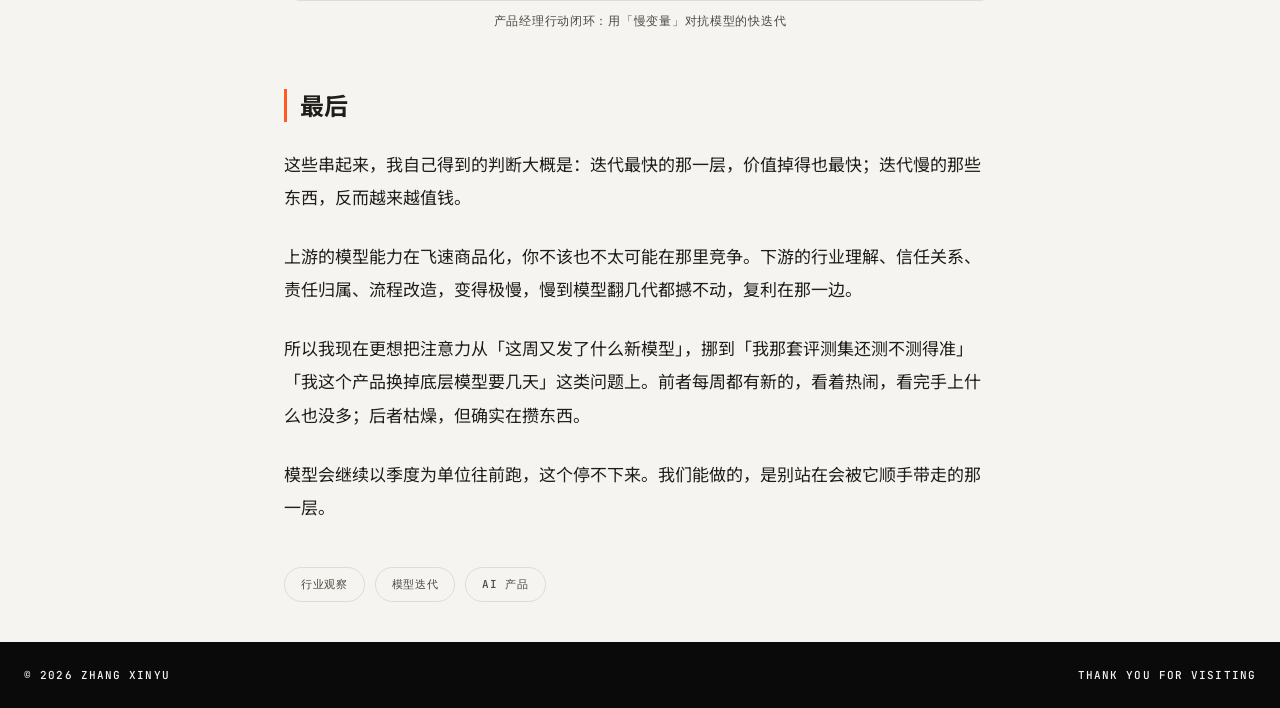
<file: notes/model-updates-pm-layer.html>
<!doctype html><html lang="zh-CN"><head><meta charset="UTF-8"><meta name="viewport" content="width=device-width,initial-scale=1">

<!-- ①改描述 ②改 title ③正文在下面标了「正文从这里开始」的地方 -->
<meta name="description" content="模型迭代正在从按年缩短到按季度，开源也在持续挤压模型层的价值。产品经理真正该积累的，是自建评测集、可替换的架构，以及对真实工作流的理解。">
<title>模型每周都在更新，产品经理该站在哪一层 · 张昕煜</title>
<link rel="canonical" href="https://zhangxinyuzxy.com/notes/model-updates-pm-layer.html">
<meta property="og:type" content="article">
<meta property="og:title" content="模型每周都在更新，产品经理该站在哪一层">
<meta property="og:description" content="模型迭代正在从按年缩短到按季度，开源也在持续挤压模型层的价值。产品经理真正该积累的，是自建评测集、可替换的架构，以及对真实工作流的理解。">
<meta property="og:url" content="https://zhangxinyuzxy.com/notes/model-updates-pm-layer.html">
<meta property="og:image" content="https://zhangxinyuzxy.com/assets/pm-layer-02.png">
<script type="application/ld+json">{"@context":"https://schema.org","@type":"BlogPosting","headline":"模型每周都在更新，产品经理该站在哪一层","description":"模型迭代正在从按年缩短到按季度，开源也在持续挤压模型层的价值。产品经理真正该积累的，是自建评测集、可替换的架构，以及对真实工作流的理解。","datePublished":"2026-08-06","dateModified":"2026-08-10","mainEntityOfPage":"https://zhangxinyuzxy.com/notes/model-updates-pm-layer.html","image":"https://zhangxinyuzxy.com/assets/pm-layer-02.png","author":{"@type":"Person","name":"张昕煜","url":"https://zhangxinyuzxy.com/"}}</script>

<link rel="preconnect" href="https://fonts.googleapis.com"><link rel="preconnect" href="https://fonts.gstatic.com" crossorigin><link href="https://fonts.googleapis.com/css2?family=Space+Grotesk:wght@400;500;600;700&family=Inter:wght@300;400;500;600;700&family=JetBrains+Mono:wght@400;500;600;700&family=Noto+Sans+SC:wght@300;400;500;700&display=swap" rel="stylesheet"><link rel="stylesheet" href="../style.css?v=20260825-2"><link rel="stylesheet" href="../video-background.css?v=20260825-2"></head><body>

<div class="dots" aria-hidden="true"></div>
<div class="contours" aria-hidden="true"></div>
<div class="artprog"></div>

<div class="artbar">
  <a href="../notes.html">← NOTES</a>
  <a class="wordmark" href="../index.html">张昕煜</a>
  <a href="../index.html#contact">联系</a>
</div>

<article class="post">
  <div class="post-meta"><b>2026.08.06</b><span>6 MIN READ</span><span>行业观察</span></div>
  <h1>模型每周都在更新，产品经理该站在哪一层</h1>
  <div class="post-rule"></div>

  <div class="post-body">
    <p>最近追模型发布，我有点跟不上了。本来只想记一笔 Kimi K3 开源，写着写着发现 K3 强不强反而是次要的，它出现的时间点，以及这个时间点透露出来的行业变化，才是我真正想弄明白的。</p>
    <p>下面是我把这两个月的事捋了一遍之后的想法，主要是在回答自己一个问题：做产品的人，接下来该把力气花在哪。</p>
    <h2>一、把这两个月的事摆在一起看</h2>
    <p>一个一个看，这些发布都算不上惊人。放在同一条时间线上，感觉就不太一样。</p>
    <p>OpenAI 的 GPT-5.6 是 6 月 26 日开的限量预览，7 月 9 日全量放开，分 Sol、Terra、Luna 三档。7 月 30 日，Luna 降价 80%，Terra 降价 20%。从正式上线到大幅降价，中间不到三周。</p>
    <p>DeepSeek 更早。4 月 24 日就开源了 V4 系列的预览版权重，其中 V4-Flash 是 284B 总参数、13B 激活参数的配置。7 月 31 日，V4-Flash 正式版 API 开始公测。官方说得很直白：模型结构和尺寸都没变，只是重新做了一遍后训练，改的主要是代码修改、工具调用和多步骤任务执行这些能力。</p>
    <p>月之暗面的 Kimi K3 发布在 7 月 17 日，2.8 万亿参数，100 万 token 上下文，896 个专家、每次推理只激活 16 个。十天之后，7 月 27 日，权重开源。</p>
    <p>三家公司，两个月，五次动作，而这还只是被讨论得最多的三家。有统计说 2026 年 1 月到 6 月，全球发布的前沿及开源模型超过 50 款，平均每个月接近 10 个，比 2023 一整年加起来都多。</p>
    <h2>二、这个速度跟以前比，快在哪</h2>
    <p>要判断快到什么程度，得有个参照。2023 年 GPT-4 出来之后，开源社区想追到接近的水平，普遍需要一年以上。那时候大家默认闭源领先一代，开源做的是便宜替代品，两边不在一个层次上讨论。</p>
    <p>现在的口径变了。OpenRouter 今年年中给出的判断是，开源和闭源的差距只剩 3 到 6 个月；Epoch AI 保守一些，说是 3 到 12 个月。取哪个数其实不重要，方向是一样的：过去要用年来算的代际间隔，现在按季度算就够了，开源和闭源的时差也从落后一代收窄到了半代左右。</p>
    <p>还有一层变化容易被忽略：变快的不只是模型，是整条链路。DeepSeek 那次更新结构没动、参数没动，光重做后训练就能明显改善 Agent 能力，说明后训练的迭代周期已经短到可以单独发一个版本。K3 从发布到开源权重只隔了十天，说明开源已经不是想通了才做的决定，是提前排进日程表的一个动作。</p>
    <h2>三、K3 开源，我更愿意当成一次定价行为</h2>
    <p>把它解读成技术自信或者情怀，我觉得都没说到点上。</p>
    <p>一个 2.8 万亿参数、能力接近第一梯队的模型被免费放出来，最直接的后果不是所有人都用上了好模型，而是同一能力档位上的闭源定价，天花板被按住了。你很难再跟一个开发者说这个水平的模型就值这个价，因为他随时可以去下载权重自己跑。</p>
    <p>GPT-5.6 Luna 降价 80% 跟这件事有没有直接因果，我不敢说，时间上也未必对得上。但模型层的定价空间在被持续挤压，这个趋势是清楚的。</p>
    <p>所以开源在今天更接近一种竞争手段：把对手最赚钱的那一层变成公共品，自己去赚上下游的钱。往上是算力和推理基础设施，往下是应用、工作流和数据。中间那一层的钱，在往两头流。</p>
    <p>对做产品的人来说，这个结论不太好听。最先被碾掉的，是只做 API 转手、prompt 包装、把模型能力换个界面卖出去的那批中间层产品。他们的利润来源，恰好就是正在被开源掏空的那一段。</p>
    <h2>四、现在比的是同样一块钱能换多少智能</h2>
    <p>K3 是 896 选 16 的稀疏度，DeepSeek 是 284B 总参数配 13B 激活，OpenAI 在 GPT-5.6 的发布材料里反复讲的是用更少的 token 完成同样的任务。三条完全不同的技术路径，指向的是同一件事：规模本身已经不太构成卖点了，效率才是。</p>
    <p>2.8 万亿参数听起来吓人，但它每次推理激活的部分不到 2%。这个数字真正在说的，是它能在更低的成本上撑起更高的上限。</p>
    <p>换算到产品上大概就是：你今天觉得贵到做不了的功能，一年后很可能便宜到不值得单独收费。</p>
    <h2>五、更麻烦的是，主战场已经不是对话了</h2>
    <p>看这三家最新一轮更新在改什么。DeepSeek 改的是工具调用和多步骤任务执行；OpenAI 主推 Codex 和 ChatGPT Work，把模型直接送进工作场景；Kimi K3 的官方定位是长程编程和知识工作。</p>
    <p>没有一家在强调自己聊天更自然了。它们抢的是同一件事：替人做完一整段完整的工作。</p>
    <p>而这件事原本是应用层的地盘。过去做产品，我们干的是把模型的原子能力组装成一个能干活的流程，组装的那部分就是我们的价值。现在模型把组装能力自己内化了，我们还剩多少价值，这个问题我暂时没有很确定的答案。</p>
    <figure>
      <img src="../assets/pm-layer-01.png" alt="行业因果链：模型越快，价值越往两端迁移">
      <figcaption>行业因果链：模型越快，价值越往两端迁移</figcaption>
    </figure>
    <h2>六、跑分在加速，落地没有</h2>
    <p>DeepSeek 这次公布的 Terminal Bench 2.1 得分 82.7，看着挺唬人。但去翻官方注释会发现，这个成绩是在自家即将发布的 Harness 极简模式下、开到 max 档位、用特定采样参数跑出来的，另外几项用的还是内部测试集。我不是说数据造假，只是这类分数能告诉你的信息很有限：模型在那套设定下变强了，仅此而已。</p>
    <p>它说明不了的是，接到你自己的代码库里会不会读错、工具调用稳不稳定、改完能不能自己跑测试、失败之后会不会带着证据继续往下找。</p>
    <p>公开榜单已经通胀得很厉害。更要紧的是，企业的采纳速度、组织流程的改造速度，远远跟不上模型的发布速度。模型每季度进化一次，可一家公司要把一个 Agent 真嵌进业务流程、跑通验收、说服中层、把责任归属谈明白，半年都算快的。</p>
    <p>这个落差，就是应用层现在比较实在的机会。</p>
    <h2>七、产品经理该往哪儿站</h2>
    <p>行业、公司阶段、手上的资源都不一样，我给不出通用答案，只能把自己想清楚的那部分写下来。先说我认为该放弃的。</p>
    <p>一个是把模型能力当护城河。「我们效果好，是因为接了更强的模型」这种话，保质期大概三个月，上面那条时间线已经把结论摆在那儿了。</p>
    <p>一个是薄壳产品。这里有个自检问题我觉得挺好用：如果下一代模型明天上线，比现在强 30%、便宜 80%，我的产品是变强，还是直接消失？答案要是消失，说明产品价值建立在弥补当前模型的缺陷上，比如帮它做长文切分、帮它修格式、帮它做多轮引导。这类东西，下一代模型顺手就抹掉了。</p>
    <figure>
      <img src="../assets/pm-layer-02.png" alt="产品价值分层：产品经理该站在哪一层">
      <figcaption>产品价值分层：产品经理该站在哪一层</figcaption>
    </figure>
    <p>还有一个是拿今天模型的上限去设计产品的天花板。比较合理的做法是按十二个月后的能力设计架构，按今天的能力设计降级方案。</p>
    <p>再说该积累的，按我自己判断的优先级排。</p>
    <p>自建评测集排第一。这是我认为产品经理现在最值钱、也最该亲自主导的一件事。公开榜单失效之后，用户到底满不满意这个问题，只能靠你自己的真实任务集来回答。一套覆盖真实场景、有明确验收标准的内部 Eval，能让你在 K3.1 或者 V4-Pro 正式版发布的当天，一小时内给出该不该换的结论。这东西竞争对手也抄不走，它长在你的业务里。</p>
    <p>然后是把架构做成模型可替换的，同时真的去搞懂 token 经济学。换模型应该是一次配置变更，不是一次重写。输入输出的定价差、缓存命中率、思考模式带来的成本弹性各自意味着什么，你得心里有数。一个 Agent 跑一次要花多少钱，直接决定了它能不能做成订阅制。</p>
    <p>第三件是从功能产品经理转向工作流产品经理。Agent 产品的核心设计问题从来不在界面上，而在任务边界划在哪、失败长什么样、人在哪个环节接管、交付物怎么被验证。你的稀缺性来自对某个具体行业真实工作流的理解，模型公司不知道一个保险理赔员的第七步在干什么，你知道。</p>
    <p>第四是守住数据和反馈闭环。模型正在变成公共品，但用户在你产品里留下的真实操作轨迹、纠错信号、验收记录不是。这是少数会随时间增值的东西。</p>
    <p>最后补一条私有化和合规的判断力。K3、V4 这批开源模型，让高能力加本地部署第一次成为一个现实选项。在金融、医疗、政企这些场景里，能私有化本身就是产品卖点，而这需要你判断得了部署成本和能力取舍之间怎么权衡。</p>
    <figure>
      <img src="../assets/pm-layer-03.png" alt="产品经理行动闭环：用「慢变量」对抗模型的快迭代">
      <figcaption>产品经理行动闭环：用「慢变量」对抗模型的快迭代</figcaption>
    </figure>
    <h2>最后</h2>
    <p>这些串起来，我自己得到的判断大概是：迭代最快的那一层，价值掉得也最快；迭代慢的那些东西，反而越来越值钱。</p>
    <p>上游的模型能力在飞速商品化，你不该也不太可能在那里竞争。下游的行业理解、信任关系、责任归属、流程改造，变得极慢，慢到模型翻几代都撼不动，复利在那一边。</p>
    <p>所以我现在更想把注意力从「这周又发了什么新模型」，挪到「我那套评测集还测不测得准」「我这个产品换掉底层模型要几天」这类问题上。前者每周都有新的，看着热闹，看完手上什么也没多；后者枯燥，但确实在攒东西。</p>
    <p>模型会继续以季度为单位往前跑，这个停不下来。我们能做的，是别站在会被它顺手带走的那一层。</p>
  </div>

  <div class="post-tags"><span>行业观察</span><span>模型迭代</span><span>AI 产品</span></div>
</article>


<footer><span>© 2026 ZHANG XINYU</span><span>THANK YOU FOR VISITING</span></footer>
<script src="../notes.js"></script><script src="../script.js"></script><script src="../video-background.js?v=20260825-1"></script></body></html>
</file>
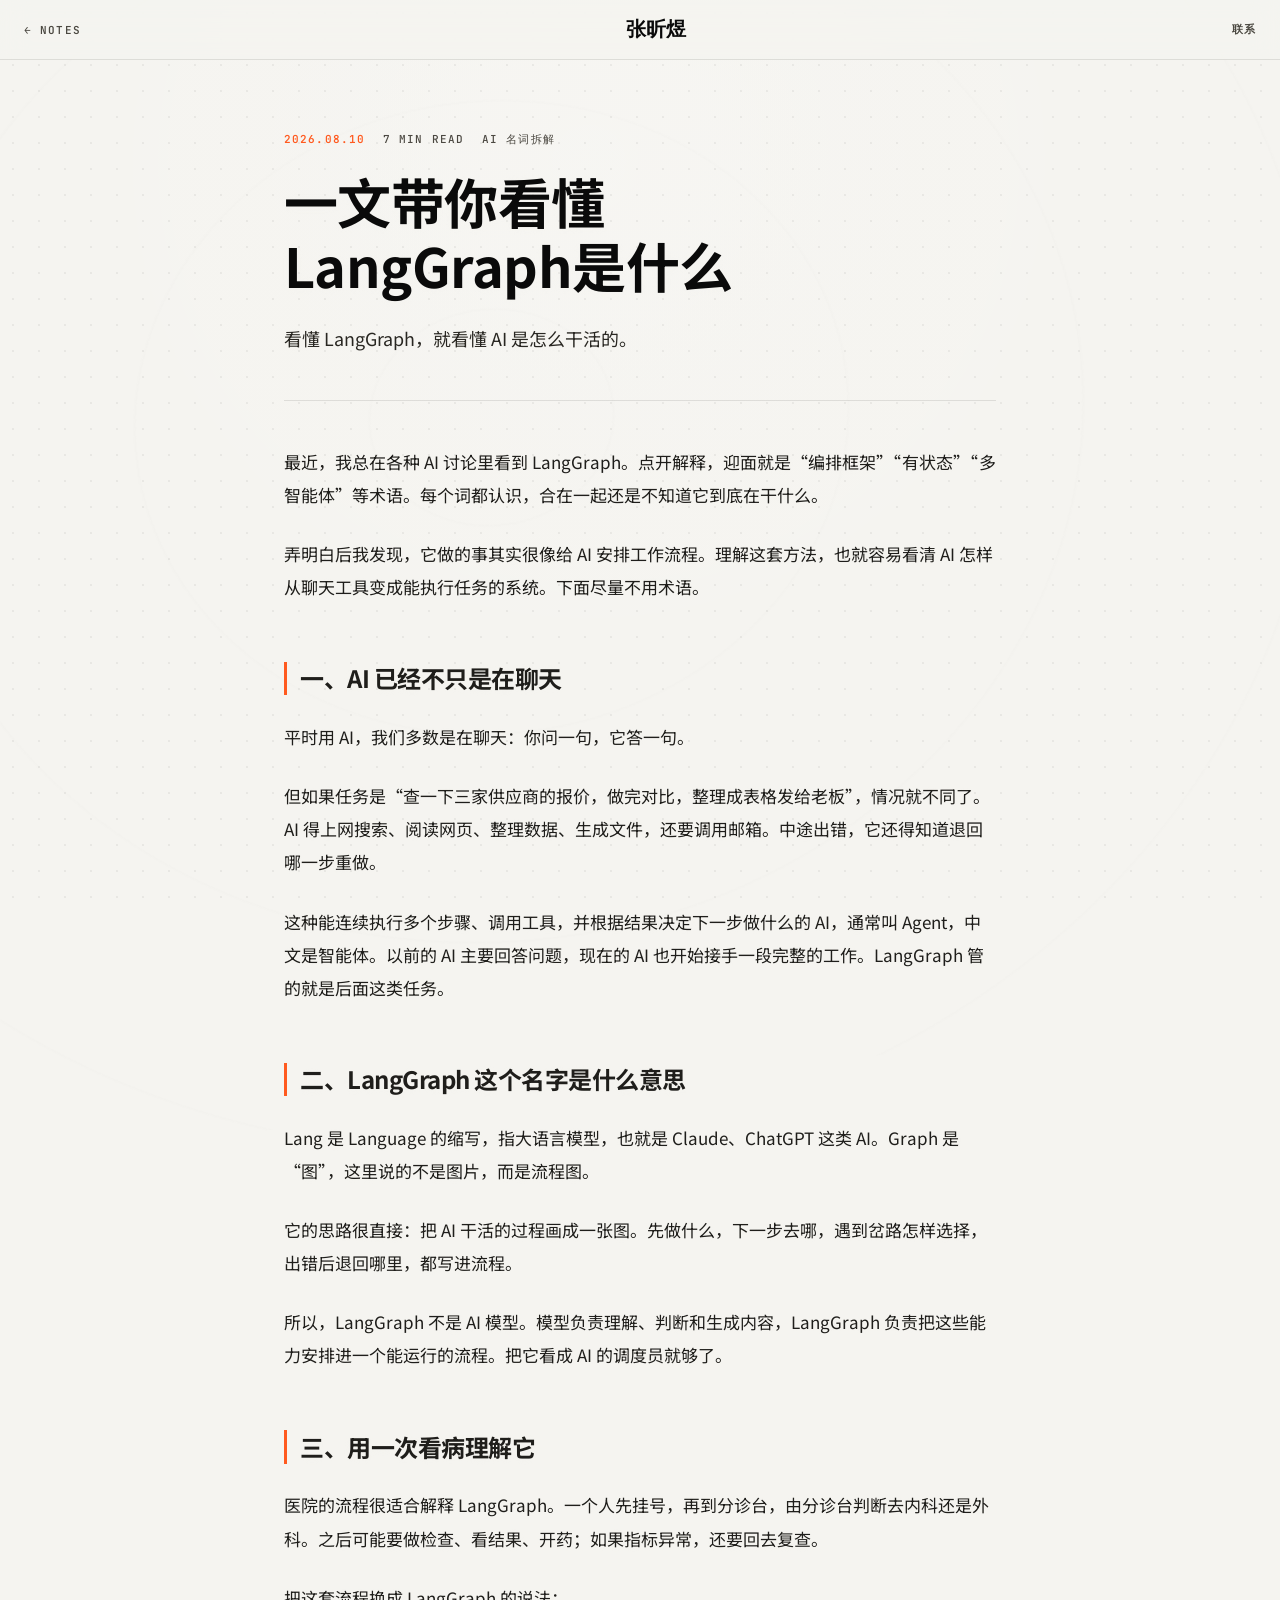
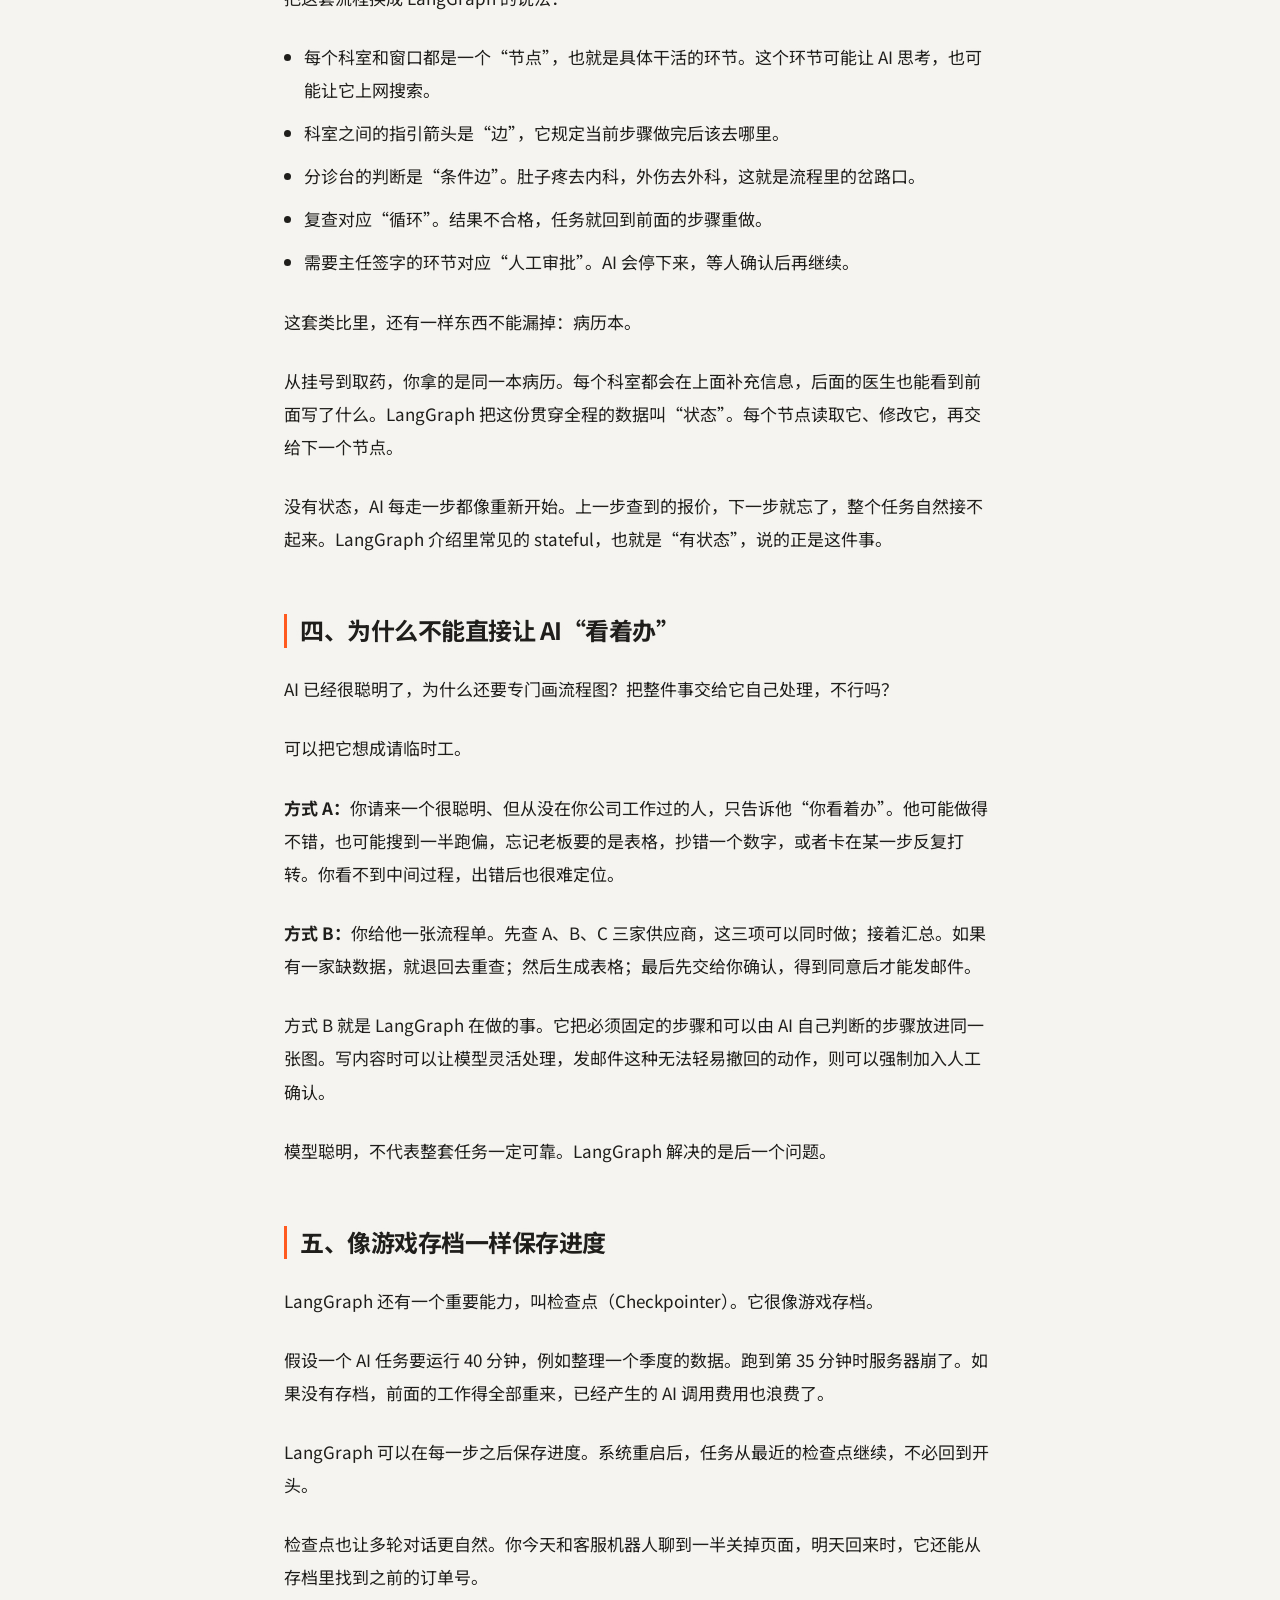
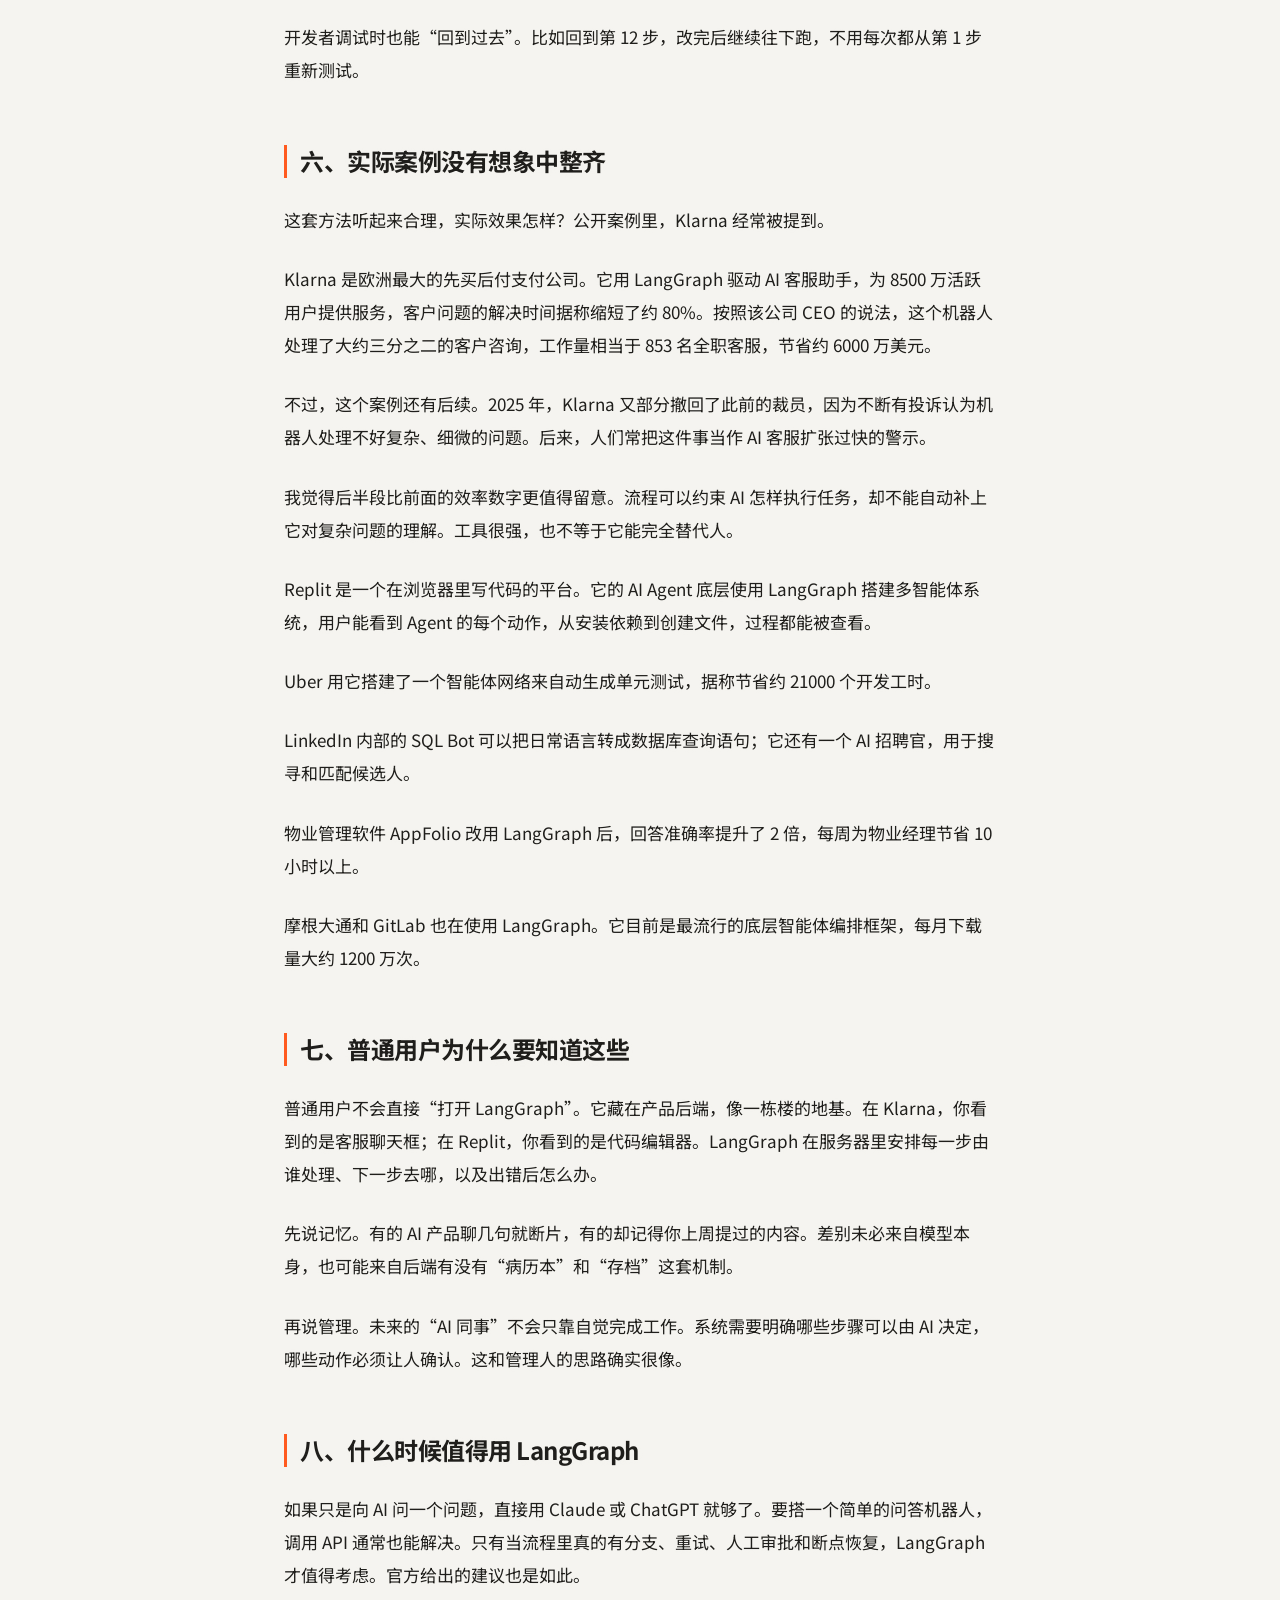
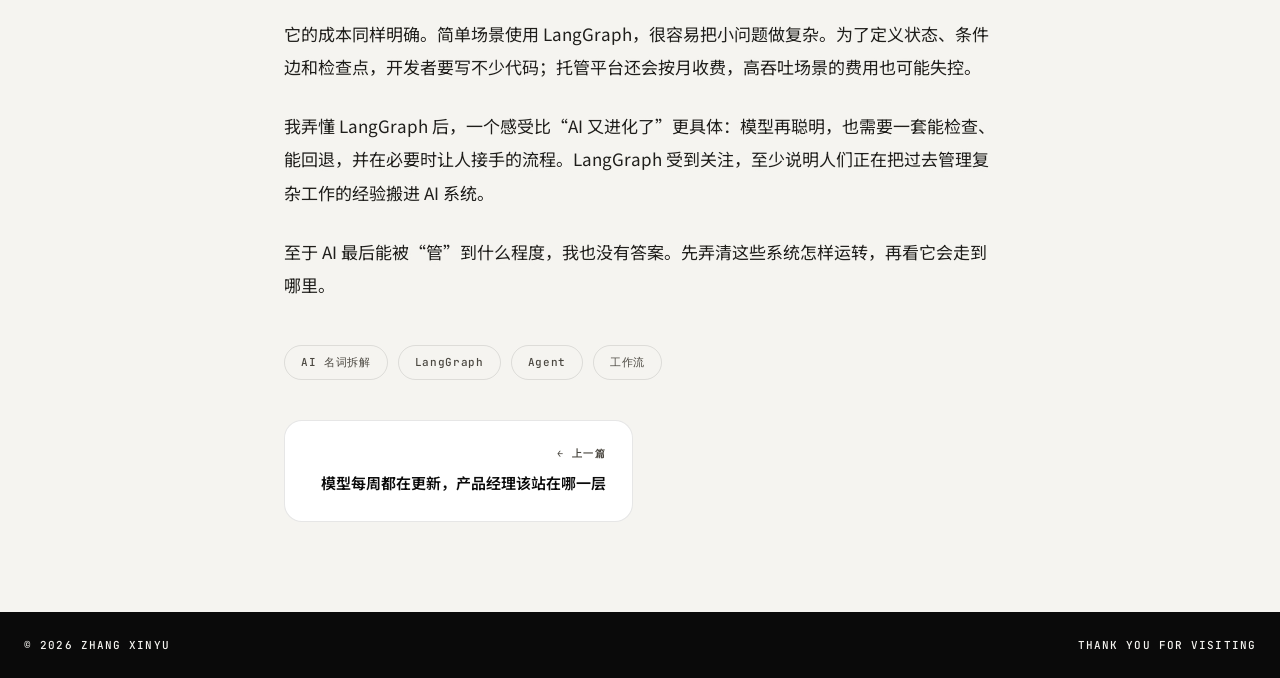
<file: notes/what-is-langgraph.html>
<!doctype html><html lang="zh-CN"><head><meta charset="UTF-8"><meta name="viewport" content="width=device-width,initial-scale=1">

<meta name="description" content="LangGraph 不是新的 AI 模型，而是一套让智能体按流程执行任务、保存状态，并支持分支、重试、人工审批和断点恢复的编排框架。本文用三个生活类比把它讲明白。">
<title>一文带你看懂LangGraph是什么 · 张昕煜</title>
<link rel="canonical" href="https://zhangxinyuzxy.com/notes/what-is-langgraph.html">
<meta property="og:type" content="article">
<meta property="og:title" content="一文带你看懂LangGraph是什么">
<meta property="og:description" content="LangGraph 不是新的 AI 模型，而是一套让智能体按流程执行任务、保存状态，并支持分支、重试、人工审批和断点恢复的编排框架。本文用三个生活类比把它讲明白。">
<meta property="og:url" content="https://zhangxinyuzxy.com/notes/what-is-langgraph.html">
<meta property="og:image" content="https://zhangxinyuzxy.com/assets/hero.png">
<script type="application/ld+json">{"@context":"https://schema.org","@type":"BlogPosting","headline":"一文带你看懂LangGraph是什么","description":"LangGraph 不是新的 AI 模型，而是一套让智能体按流程执行任务、保存状态，并支持分支、重试、人工审批和断点恢复的编排框架。本文用三个生活类比把它讲明白。","datePublished":"2026-08-10","dateModified":"2026-08-10","mainEntityOfPage":"https://zhangxinyuzxy.com/notes/what-is-langgraph.html","image":"https://zhangxinyuzxy.com/assets/hero.png","author":{"@type":"Person","name":"张昕煜","url":"https://zhangxinyuzxy.com/"}}</script>

<link rel="preconnect" href="https://fonts.googleapis.com"><link rel="preconnect" href="https://fonts.gstatic.com" crossorigin><link href="https://fonts.googleapis.com/css2?family=Space+Grotesk:wght@400;500;600;700&family=Inter:wght@300;400;500;600;700&family=JetBrains+Mono:wght@400;500;600;700&family=Noto+Sans+SC:wght@300;400;500;700&display=swap" rel="stylesheet"><link rel="stylesheet" href="../style.css?v=20260825-2"><link rel="stylesheet" href="../video-background.css?v=20260825-2"></head><body>

<div class="dots" aria-hidden="true"></div>
<div class="contours" aria-hidden="true"></div>
<div class="artprog"></div>

<div class="artbar">
  <a href="../notes.html">← NOTES</a>
  <a class="wordmark" href="../index.html">张昕煜</a>
  <a href="../index.html#about">联系</a>
</div>

<article class="post">
  <div class="post-meta"><b>2026.08.10</b><span>7 MIN READ</span><span>AI 名词拆解</span></div>
  <h1>一文带你看懂<span class="nowrap">LangGraph是什么</span></h1>
  <p class="post-lead">看懂 LangGraph，就看懂 AI 是怎么干活的。</p>
  <div class="post-rule"></div>

  <div class="post-body">
    <p>最近，我总在各种 AI 讨论里看到 LangGraph。点开解释，迎面就是“编排框架”“有状态”“多智能体”等术语。每个词都认识，合在一起还是不知道它到底在干什么。</p>
    <p>弄明白后我发现，它做的事其实很像给 AI 安排工作流程。理解这套方法，也就容易看清 AI 怎样从聊天工具变成能执行任务的系统。下面尽量不用术语。</p>

    <h2>一、AI 已经不只是在聊天</h2>
    <p>平时用 AI，我们多数是在聊天：你问一句，它答一句。</p>
    <p>但如果任务是“查一下三家供应商的报价，做完对比，整理成表格发给老板”，情况就不同了。AI 得上网搜索、阅读网页、整理数据、生成文件，还要调用邮箱。中途出错，它还得知道退回哪一步重做。</p>
    <p>这种能连续执行多个步骤、调用工具，并根据结果决定下一步做什么的 AI，通常叫 Agent，中文是智能体。以前的 AI 主要回答问题，现在的 AI 也开始接手一段完整的工作。LangGraph 管的就是后面这类任务。</p>

    <h2>二、LangGraph 这个名字是什么意思</h2>
    <p>Lang 是 Language 的缩写，指大语言模型，也就是 Claude、ChatGPT 这类 AI。Graph 是“图”，这里说的不是图片，而是流程图。</p>
    <p>它的思路很直接：把 AI 干活的过程画成一张图。先做什么，下一步去哪，遇到岔路怎样选择，出错后退回哪里，都写进流程。</p>
    <p>所以，LangGraph 不是 AI 模型。模型负责理解、判断和生成内容，LangGraph 负责把这些能力安排进一个能运行的流程。把它看成 AI 的调度员就够了。</p>

    <h2>三、用一次看病理解它</h2>
    <p>医院的流程很适合解释 LangGraph。一个人先挂号，再到分诊台，由分诊台判断去内科还是外科。之后可能要做检查、看结果、开药；如果指标异常，还要回去复查。</p>
    <p>把这套流程换成 LangGraph 的说法：</p>
    <ul>
      <li>每个科室和窗口都是一个“节点”，也就是具体干活的环节。这个环节可能让 AI 思考，也可能让它上网搜索。</li>
      <li>科室之间的指引箭头是“边”，它规定当前步骤做完后该去哪里。</li>
      <li>分诊台的判断是“条件边”。肚子疼去内科，外伤去外科，这就是流程里的岔路口。</li>
      <li>复查对应“循环”。结果不合格，任务就回到前面的步骤重做。</li>
      <li>需要主任签字的环节对应“人工审批”。AI 会停下来，等人确认后再继续。</li>
    </ul>
    <p>这套类比里，还有一样东西不能漏掉：病历本。</p>
    <p>从挂号到取药，你拿的是同一本病历。每个科室都会在上面补充信息，后面的医生也能看到前面写了什么。LangGraph 把这份贯穿全程的数据叫“状态”。每个节点读取它、修改它，再交给下一个节点。</p>
    <p>没有状态，AI 每走一步都像重新开始。上一步查到的报价，下一步就忘了，整个任务自然接不起来。LangGraph 介绍里常见的 stateful，也就是“有状态”，说的正是这件事。</p>

    <h2>四、为什么不能直接让 AI“看着办”</h2>
    <p>AI 已经很聪明了，为什么还要专门画流程图？把整件事交给它自己处理，不行吗？</p>
    <p>可以把它想成请临时工。</p>
    <p><strong>方式 A：</strong>你请来一个很聪明、但从没在你公司工作过的人，只告诉他“你看着办”。他可能做得不错，也可能搜到一半跑偏，忘记老板要的是表格，抄错一个数字，或者卡在某一步反复打转。你看不到中间过程，出错后也很难定位。</p>
    <p><strong>方式 B：</strong>你给他一张流程单。先查 A、B、C 三家供应商，这三项可以同时做；接着汇总。如果有一家缺数据，就退回去重查；然后生成表格；最后先交给你确认，得到同意后才能发邮件。</p>
    <p>方式 B 就是 LangGraph 在做的事。它把必须固定的步骤和可以由 AI 自己判断的步骤放进同一张图。写内容时可以让模型灵活处理，发邮件这种无法轻易撤回的动作，则可以强制加入人工确认。</p>
    <p>模型聪明，不代表整套任务一定可靠。LangGraph 解决的是后一个问题。</p>

    <h2>五、像游戏存档一样保存进度</h2>
    <p>LangGraph 还有一个重要能力，叫检查点（Checkpointer）。它很像游戏存档。</p>
    <p>假设一个 AI 任务要运行 40 分钟，例如整理一个季度的数据。跑到第 35 分钟时服务器崩了。如果没有存档，前面的工作得全部重来，已经产生的 AI 调用费用也浪费了。</p>
    <p>LangGraph 可以在每一步之后保存进度。系统重启后，任务从最近的检查点继续，不必回到开头。</p>
    <p>检查点也让多轮对话更自然。你今天和客服机器人聊到一半关掉页面，明天回来时，它还能从存档里找到之前的订单号。</p>
    <p>开发者调试时也能“回到过去”。比如回到第 12 步，改完后继续往下跑，不用每次都从第 1 步重新测试。</p>

    <h2>六、实际案例没有想象中整齐</h2>
    <p>这套方法听起来合理，实际效果怎样？公开案例里，Klarna 经常被提到。</p>
    <p>Klarna 是欧洲最大的先买后付支付公司。它用 LangGraph 驱动 AI 客服助手，为 8500 万活跃用户提供服务，客户问题的解决时间据称缩短了约 80%。按照该公司 CEO 的说法，这个机器人处理了大约三分之二的客户咨询，工作量相当于 853 名全职客服，节省约 6000 万美元。</p>
    <p>不过，这个案例还有后续。2025 年，Klarna 又部分撤回了此前的裁员，因为不断有投诉认为机器人处理不好复杂、细微的问题。后来，人们常把这件事当作 AI 客服扩张过快的警示。</p>
    <p>我觉得后半段比前面的效率数字更值得留意。流程可以约束 AI 怎样执行任务，却不能自动补上它对复杂问题的理解。工具很强，也不等于它能完全替代人。</p>
    <p>Replit 是一个在浏览器里写代码的平台。它的 AI Agent 底层使用 LangGraph 搭建多智能体系统，用户能看到 Agent 的每个动作，从安装依赖到创建文件，过程都能被查看。</p>
    <p>Uber 用它搭建了一个智能体网络来自动生成单元测试，据称节省约 21000 个开发工时。</p>
    <p>LinkedIn 内部的 SQL Bot 可以把日常语言转成数据库查询语句；它还有一个 AI 招聘官，用于搜寻和匹配候选人。</p>
    <p>物业管理软件 AppFolio 改用 LangGraph 后，回答准确率提升了 2 倍，每周为物业经理节省 10 小时以上。</p>
    <p>摩根大通和 GitLab 也在使用 LangGraph。它目前是最流行的底层智能体编排框架，每月下载量大约 1200 万次。</p>

    <h2>七、普通用户为什么要知道这些</h2>
    <p>普通用户不会直接“打开 LangGraph”。它藏在产品后端，像一栋楼的地基。在 Klarna，你看到的是客服聊天框；在 Replit，你看到的是代码编辑器。LangGraph 在服务器里安排每一步由谁处理、下一步去哪，以及出错后怎么办。</p>
    <p>先说记忆。有的 AI 产品聊几句就断片，有的却记得你上周提过的内容。差别未必来自模型本身，也可能来自后端有没有“病历本”和“存档”这套机制。</p>
    <p>再说管理。未来的“AI 同事”不会只靠自觉完成工作。系统需要明确哪些步骤可以由 AI 决定，哪些动作必须让人确认。这和管理人的思路确实很像。</p>

    <h2>八、什么时候值得用 LangGraph</h2>
    <p>如果只是向 AI 问一个问题，直接用 Claude 或 ChatGPT 就够了。要搭一个简单的问答机器人，调用 API 通常也能解决。只有当流程里真的有分支、重试、人工审批和断点恢复，LangGraph 才值得考虑。官方给出的建议也是如此。</p>
    <p>它的成本同样明确。简单场景使用 LangGraph，很容易把小问题做复杂。为了定义状态、条件边和检查点，开发者要写不少代码；托管平台还会按月收费，高吞吐场景的费用也可能失控。</p>
    <p>我弄懂 LangGraph 后，一个感受比“AI 又进化了”更具体：模型再聪明，也需要一套能检查、能回退，并在必要时让人接手的流程。LangGraph 受到关注，至少说明人们正在把过去管理复杂工作的经验搬进 AI 系统。</p>
    <p>至于 AI 最后能被“管”到什么程度，我也没有答案。先弄清这些系统怎样运转，再看它会走到哪里。</p>
  </div>

  <div class="post-tags"><span>AI 名词拆解</span><span>LangGraph</span><span>Agent</span><span>工作流</span></div>
</article>

<nav class="post-nav">
  <a href="./model-updates-pm-layer.html"><small>← 上一篇</small><strong>模型每周都在更新，产品经理该站在哪一层</strong></a>
</nav>

<footer><span>© 2026 ZHANG XINYU</span><span>THANK YOU FOR VISITING</span></footer>
<script src="../notes.js?v=20260810-3"></script><script src="../script.js?v=20260818-5"></script><script src="../video-background.js?v=20260825-1"></script></body></html>
</file>
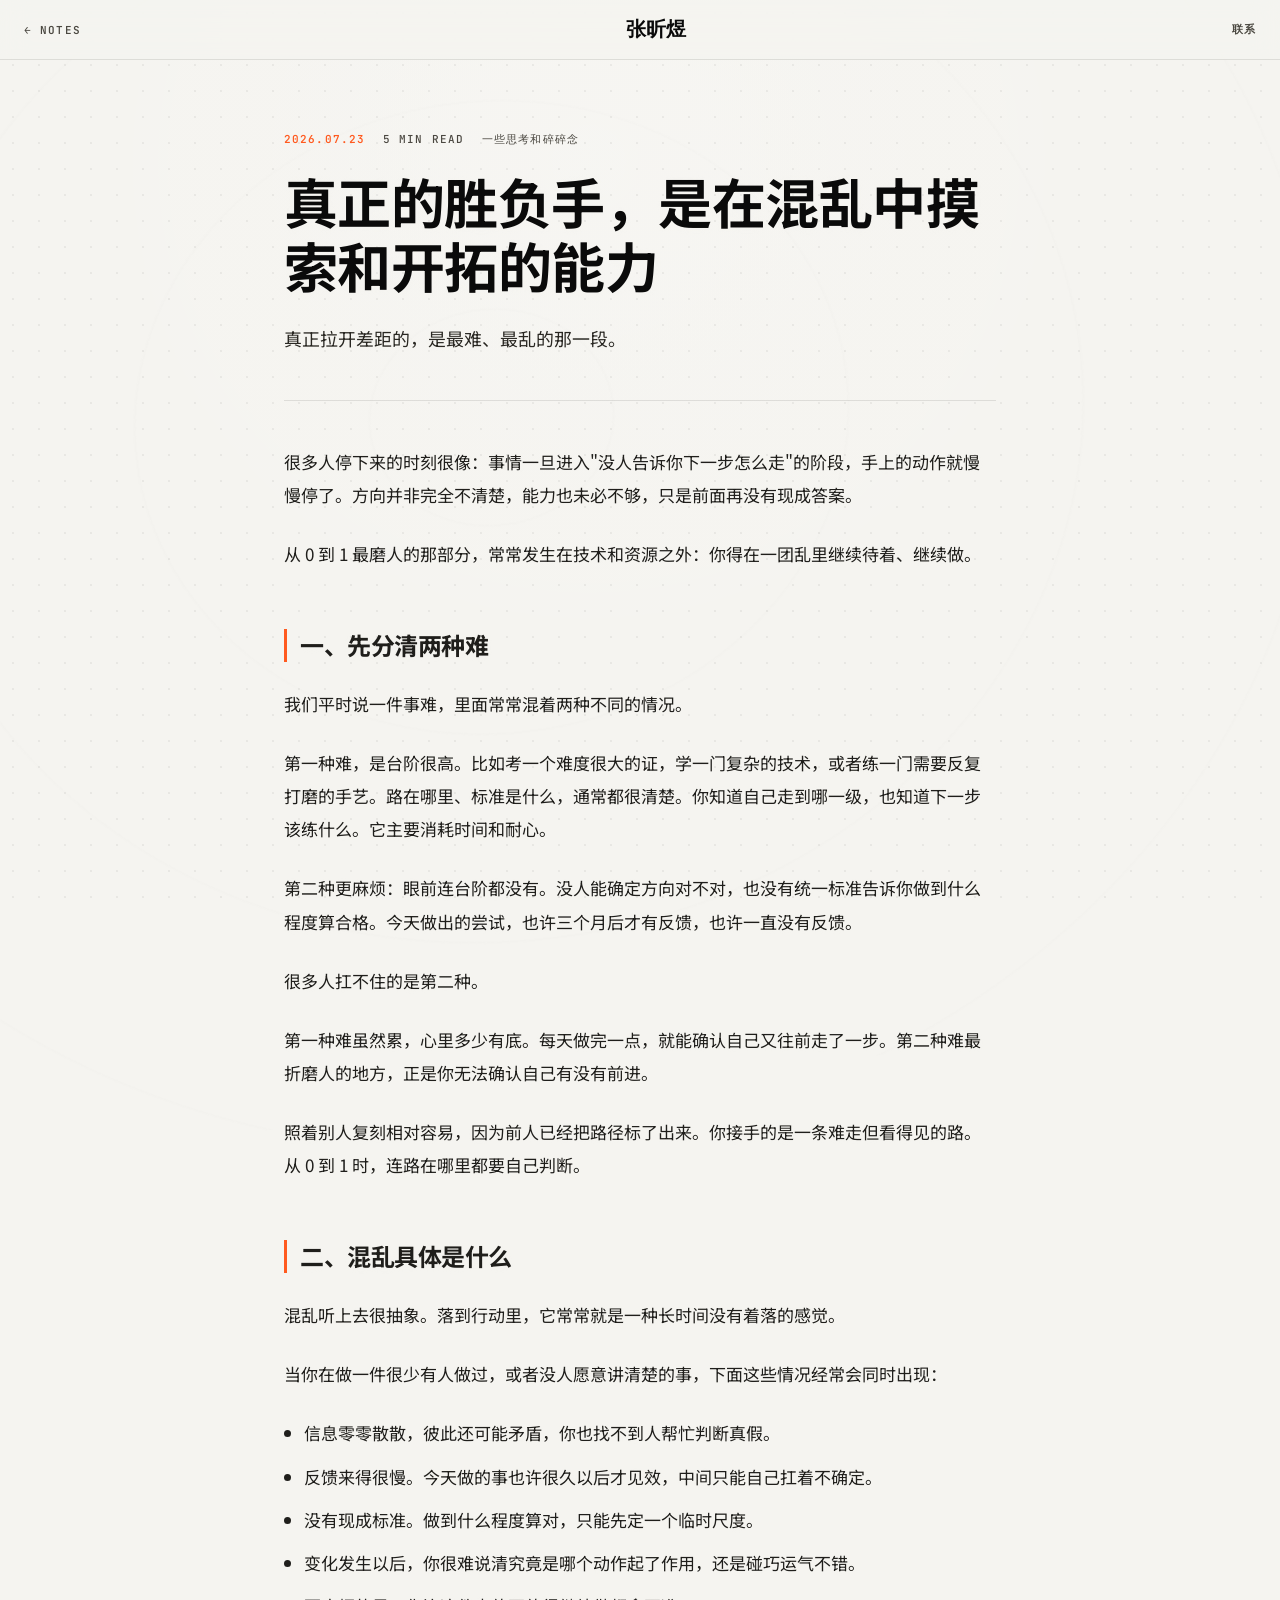
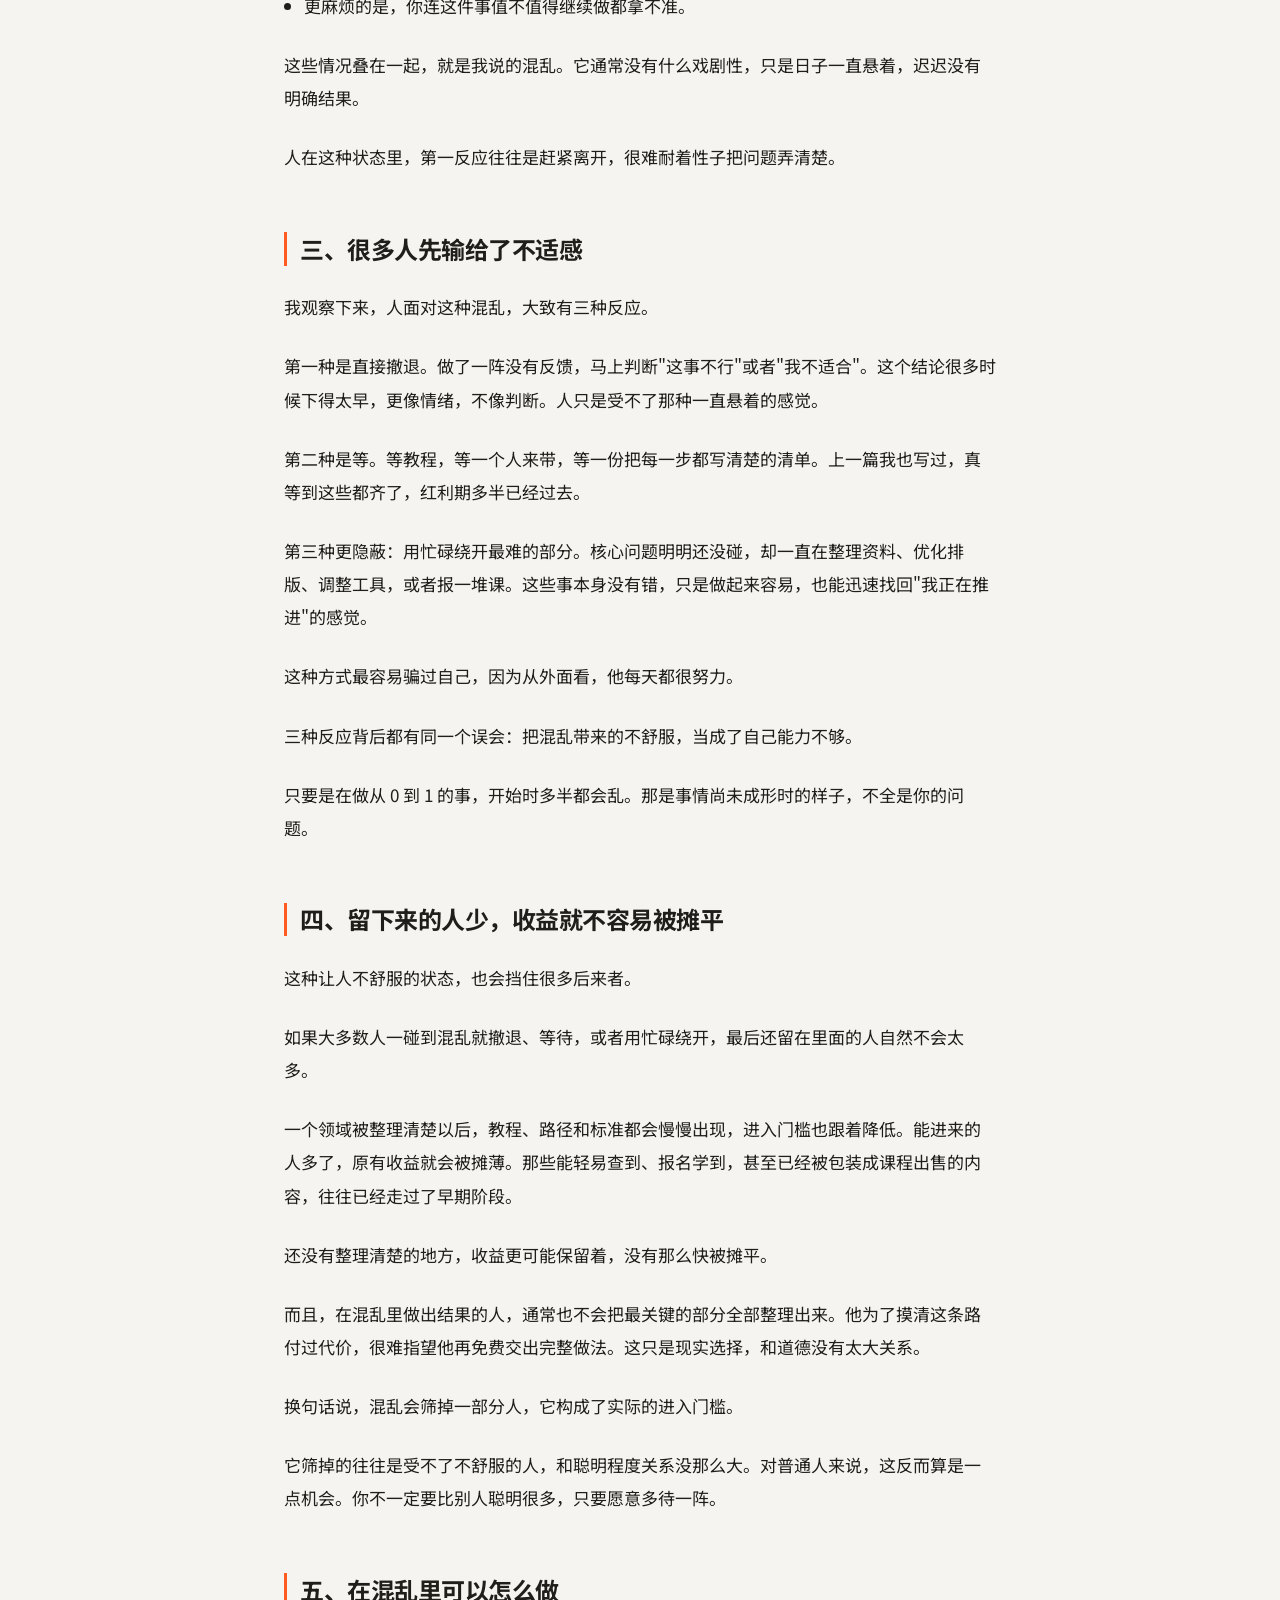
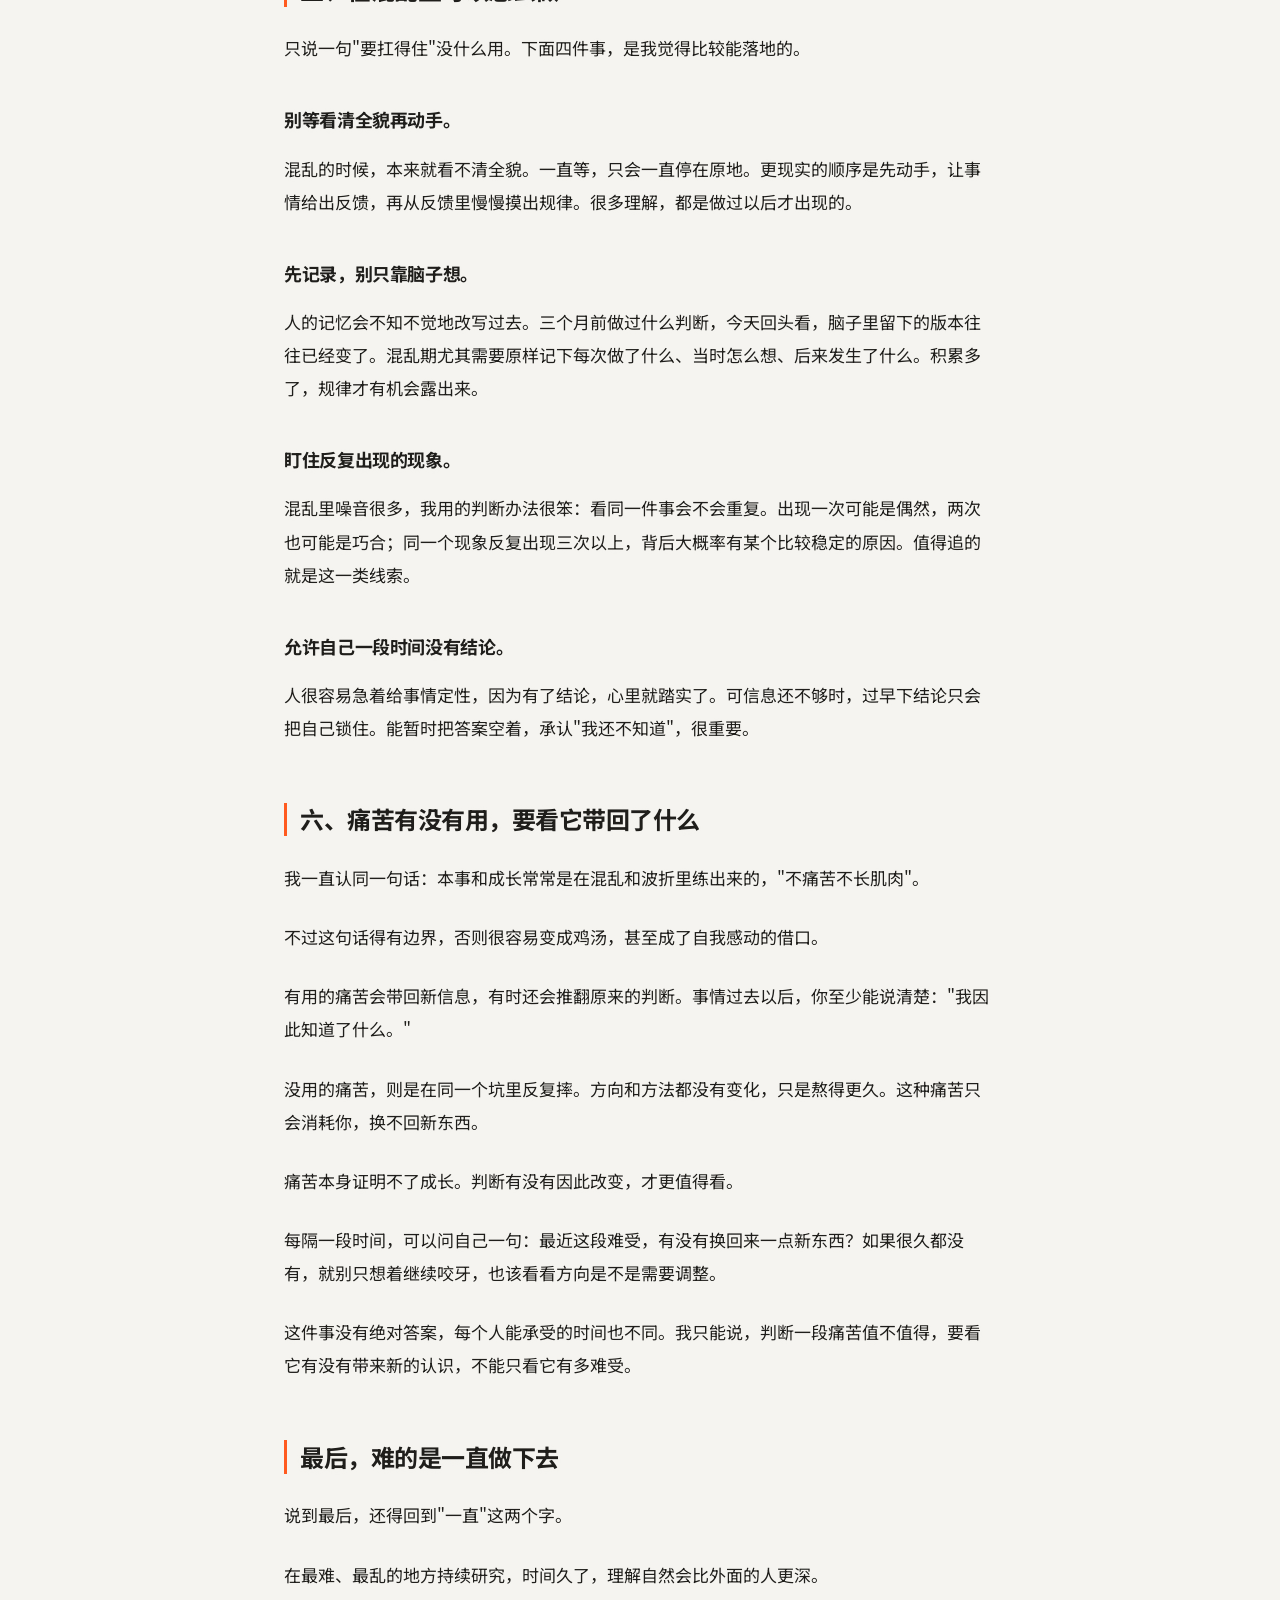
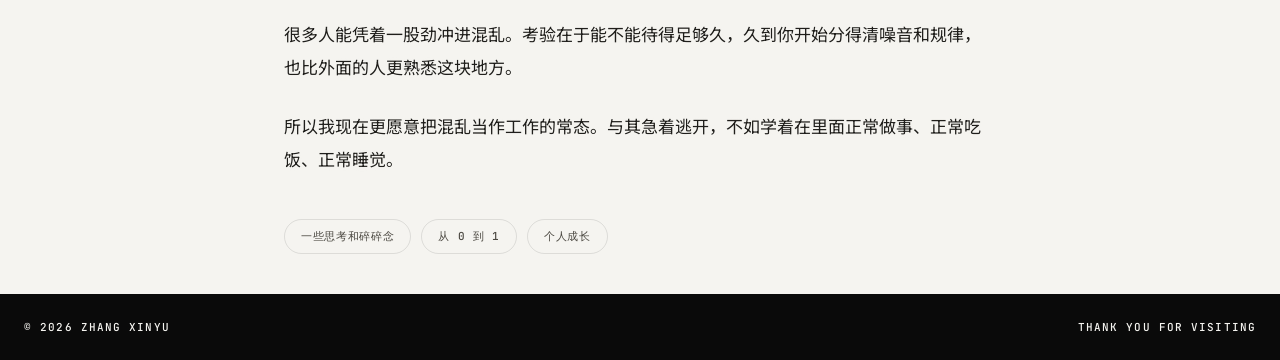
<file: notes/winning-in-chaos.html>
<!doctype html><html lang="zh-CN"><head><meta charset="UTF-8"><meta name="viewport" content="width=device-width,initial-scale=1">

<meta name="description" content="真正拉开差距的，往往不是沿着已知路径坚持，而是在没有答案、反馈迟缓的混乱里继续行动。能记录、试错、识别规律，并允许自己暂时没有结论，才是从 0 到 1 的稀缺能力。">
<title>真正的胜负手，是在混乱中摸索和开拓的能力 · 张昕煜</title>
<link rel="canonical" href="https://zhangxinyuzxy.com/notes/winning-in-chaos.html">
<meta property="og:type" content="article">
<meta property="og:title" content="真正的胜负手，是在混乱中摸索和开拓的能力">
<meta property="og:description" content="真正拉开差距的，往往不是沿着已知路径坚持，而是在没有答案、反馈迟缓的混乱里继续行动。能记录、试错、识别规律，并允许自己暂时没有结论，才是从 0 到 1 的稀缺能力。">
<meta property="og:url" content="https://zhangxinyuzxy.com/notes/winning-in-chaos.html">
<meta property="og:image" content="https://zhangxinyuzxy.com/assets/hero.png">
<script type="application/ld+json">{"@context":"https://schema.org","@type":"BlogPosting","headline":"真正的胜负手，是在混乱中摸索和开拓的能力","description":"真正拉开差距的，往往不是沿着已知路径坚持，而是在没有答案、反馈迟缓的混乱里继续行动。能记录、试错、识别规律，并允许自己暂时没有结论，才是从 0 到 1 的稀缺能力。","datePublished":"2026-07-23","dateModified":"2026-08-10","mainEntityOfPage":"https://zhangxinyuzxy.com/notes/winning-in-chaos.html","image":"https://zhangxinyuzxy.com/assets/hero.png","author":{"@type":"Person","name":"张昕煜","url":"https://zhangxinyuzxy.com/"}}</script>

<link rel="preconnect" href="https://fonts.googleapis.com"><link rel="preconnect" href="https://fonts.gstatic.com" crossorigin><link href="https://fonts.googleapis.com/css2?family=Space+Grotesk:wght@400;500;600;700&family=Inter:wght@300;400;500;600;700&family=JetBrains+Mono:wght@400;500;600;700&family=Noto+Sans+SC:wght@300;400;500;700&display=swap" rel="stylesheet"><link rel="stylesheet" href="../style.css?v=20260825-2"><link rel="stylesheet" href="../video-background.css?v=20260825-2"></head><body>

<div class="dots" aria-hidden="true"></div>
<div class="contours" aria-hidden="true"></div>
<div class="artprog"></div>

<div class="artbar">
  <a href="../notes.html">← NOTES</a>
  <a class="wordmark" href="../index.html">张昕煜</a>
  <a href="../index.html#about">联系</a>
</div>

<article class="post">
  <div class="post-meta"><b>2026.07.23</b><span>5 MIN READ</span><span>一些思考和碎碎念</span></div>
  <h1>真正的胜负手，是在混乱中摸索和开拓的能力</h1>
  <p class="post-lead">真正拉开差距的，是最难、最乱的那一段。</p>
  <div class="post-rule"></div>

  <div class="post-body">
    <p>很多人停下来的时刻很像：事情一旦进入"没人告诉你下一步怎么走"的阶段，手上的动作就慢慢停了。方向并非完全不清楚，能力也未必不够，只是前面再没有现成答案。</p>
    <p>从 0 到 1 最磨人的那部分，常常发生在技术和资源之外：你得在一团乱里继续待着、继续做。</p>

    <h2>一、先分清两种难</h2>
    <p>我们平时说一件事难，里面常常混着两种不同的情况。</p>
    <p>第一种难，是台阶很高。比如考一个难度很大的证，学一门复杂的技术，或者练一门需要反复打磨的手艺。路在哪里、标准是什么，通常都很清楚。你知道自己走到哪一级，也知道下一步该练什么。它主要消耗时间和耐心。</p>
    <p>第二种更麻烦：眼前连台阶都没有。没人能确定方向对不对，也没有统一标准告诉你做到什么程度算合格。今天做出的尝试，也许三个月后才有反馈，也许一直没有反馈。</p>
    <p>很多人扛不住的是第二种。</p>
    <p>第一种难虽然累，心里多少有底。每天做完一点，就能确认自己又往前走了一步。第二种难最折磨人的地方，正是你无法确认自己有没有前进。</p>
    <p>照着别人复刻相对容易，因为前人已经把路径标了出来。你接手的是一条难走但看得见的路。从 0 到 1 时，连路在哪里都要自己判断。</p>

    <h2>二、混乱具体是什么</h2>
    <p>混乱听上去很抽象。落到行动里，它常常就是一种长时间没有着落的感觉。</p>
    <p>当你在做一件很少有人做过，或者没人愿意讲清楚的事，下面这些情况经常会同时出现：</p>
    <ul>
      <li>信息零零散散，彼此还可能矛盾，你也找不到人帮忙判断真假。</li>
      <li>反馈来得很慢。今天做的事也许很久以后才见效，中间只能自己扛着不确定。</li>
      <li>没有现成标准。做到什么程度算对，只能先定一个临时尺度。</li>
      <li>变化发生以后，你很难说清究竟是哪个动作起了作用，还是碰巧运气不错。</li>
      <li>更麻烦的是，你连这件事值不值得继续做都拿不准。</li>
    </ul>
    <p>这些情况叠在一起，就是我说的混乱。它通常没有什么戏剧性，只是日子一直悬着，迟迟没有明确结果。</p>
    <p>人在这种状态里，第一反应往往是赶紧离开，很难耐着性子把问题弄清楚。</p>

    <h2>三、很多人先输给了不适感</h2>
    <p>我观察下来，人面对这种混乱，大致有三种反应。</p>
    <p>第一种是直接撤退。做了一阵没有反馈，马上判断"这事不行"或者"我不适合"。这个结论很多时候下得太早，更像情绪，不像判断。人只是受不了那种一直悬着的感觉。</p>
    <p>第二种是等。等教程，等一个人来带，等一份把每一步都写清楚的清单。上一篇我也写过，真等到这些都齐了，红利期多半已经过去。</p>
    <p>第三种更隐蔽：用忙碌绕开最难的部分。核心问题明明还没碰，却一直在整理资料、优化排版、调整工具，或者报一堆课。这些事本身没有错，只是做起来容易，也能迅速找回"我正在推进"的感觉。</p>
    <p>这种方式最容易骗过自己，因为从外面看，他每天都很努力。</p>
    <p>三种反应背后都有同一个误会：把混乱带来的不舒服，当成了自己能力不够。</p>
    <p>只要是在做从 0 到 1 的事，开始时多半都会乱。那是事情尚未成形时的样子，不全是你的问题。</p>

    <h2>四、留下来的人少，收益就不容易被摊平</h2>
    <p>这种让人不舒服的状态，也会挡住很多后来者。</p>
    <p>如果大多数人一碰到混乱就撤退、等待，或者用忙碌绕开，最后还留在里面的人自然不会太多。</p>
    <p>一个领域被整理清楚以后，教程、路径和标准都会慢慢出现，进入门槛也跟着降低。能进来的人多了，原有收益就会被摊薄。那些能轻易查到、报名学到，甚至已经被包装成课程出售的内容，往往已经走过了早期阶段。</p>
    <p>还没有整理清楚的地方，收益更可能保留着，没有那么快被摊平。</p>
    <p>而且，在混乱里做出结果的人，通常也不会把最关键的部分全部整理出来。他为了摸清这条路付过代价，很难指望他再免费交出完整做法。这只是现实选择，和道德没有太大关系。</p>
    <p>换句话说，混乱会筛掉一部分人，它构成了实际的进入门槛。</p>
    <p>它筛掉的往往是受不了不舒服的人，和聪明程度关系没那么大。对普通人来说，这反而算是一点机会。你不一定要比别人聪明很多，只要愿意多待一阵。</p>

    <h2>五、在混乱里可以怎么做</h2>
    <p>只说一句"要扛得住"没什么用。下面四件事，是我觉得比较能落地的。</p>
    <h3>别等看清全貌再动手。</h3>
    <p>混乱的时候，本来就看不清全貌。一直等，只会一直停在原地。更现实的顺序是先动手，让事情给出反馈，再从反馈里慢慢摸出规律。很多理解，都是做过以后才出现的。</p>
    <h3>先记录，别只靠脑子想。</h3>
    <p>人的记忆会不知不觉地改写过去。三个月前做过什么判断，今天回头看，脑子里留下的版本往往已经变了。混乱期尤其需要原样记下每次做了什么、当时怎么想、后来发生了什么。积累多了，规律才有机会露出来。</p>
    <h3>盯住反复出现的现象。</h3>
    <p>混乱里噪音很多，我用的判断办法很笨：看同一件事会不会重复。出现一次可能是偶然，两次也可能是巧合；同一个现象反复出现三次以上，背后大概率有某个比较稳定的原因。值得追的就是这一类线索。</p>
    <h3>允许自己一段时间没有结论。</h3>
    <p>人很容易急着给事情定性，因为有了结论，心里就踏实了。可信息还不够时，过早下结论只会把自己锁住。能暂时把答案空着，承认"我还不知道"，很重要。</p>

    <h2>六、痛苦有没有用，要看它带回了什么</h2>
    <p>我一直认同一句话：本事和成长常常是在混乱和波折里练出来的，"不痛苦不长肌肉"。</p>
    <p>不过这句话得有边界，否则很容易变成鸡汤，甚至成了自我感动的借口。</p>
    <p>有用的痛苦会带回新信息，有时还会推翻原来的判断。事情过去以后，你至少能说清楚："我因此知道了什么。"</p>
    <p>没用的痛苦，则是在同一个坑里反复摔。方向和方法都没有变化，只是熬得更久。这种痛苦只会消耗你，换不回新东西。</p>
    <p>痛苦本身证明不了成长。判断有没有因此改变，才更值得看。</p>
    <p>每隔一段时间，可以问自己一句：最近这段难受，有没有换回来一点新东西？如果很久都没有，就别只想着继续咬牙，也该看看方向是不是需要调整。</p>
    <p>这件事没有绝对答案，每个人能承受的时间也不同。我只能说，判断一段痛苦值不值得，要看它有没有带来新的认识，不能只看它有多难受。</p>

    <h2>最后，难的是一直做下去</h2>
    <p>说到最后，还得回到"一直"这两个字。</p>
    <p>在最难、最乱的地方持续研究，时间久了，理解自然会比外面的人更深。</p>
    <p>很多人能凭着一股劲冲进混乱。考验在于能不能待得足够久，久到你开始分得清噪音和规律，也比外面的人更熟悉这块地方。</p>
    <p>所以我现在更愿意把混乱当作工作的常态。与其急着逃开，不如学着在里面正常做事、正常吃饭、正常睡觉。</p>
  </div>

  <div class="post-tags"><span>一些思考和碎碎念</span><span>从 0 到 1</span><span>个人成长</span></div>
</article>

<footer><span>© 2026 ZHANG XINYU</span><span>THANK YOU FOR VISITING</span></footer>
<script src="../notes.js?v=20260810-2"></script><script src="../script.js?v=20260818-5"></script><script src="../video-background.js?v=20260825-1"></script></body></html>
</file>
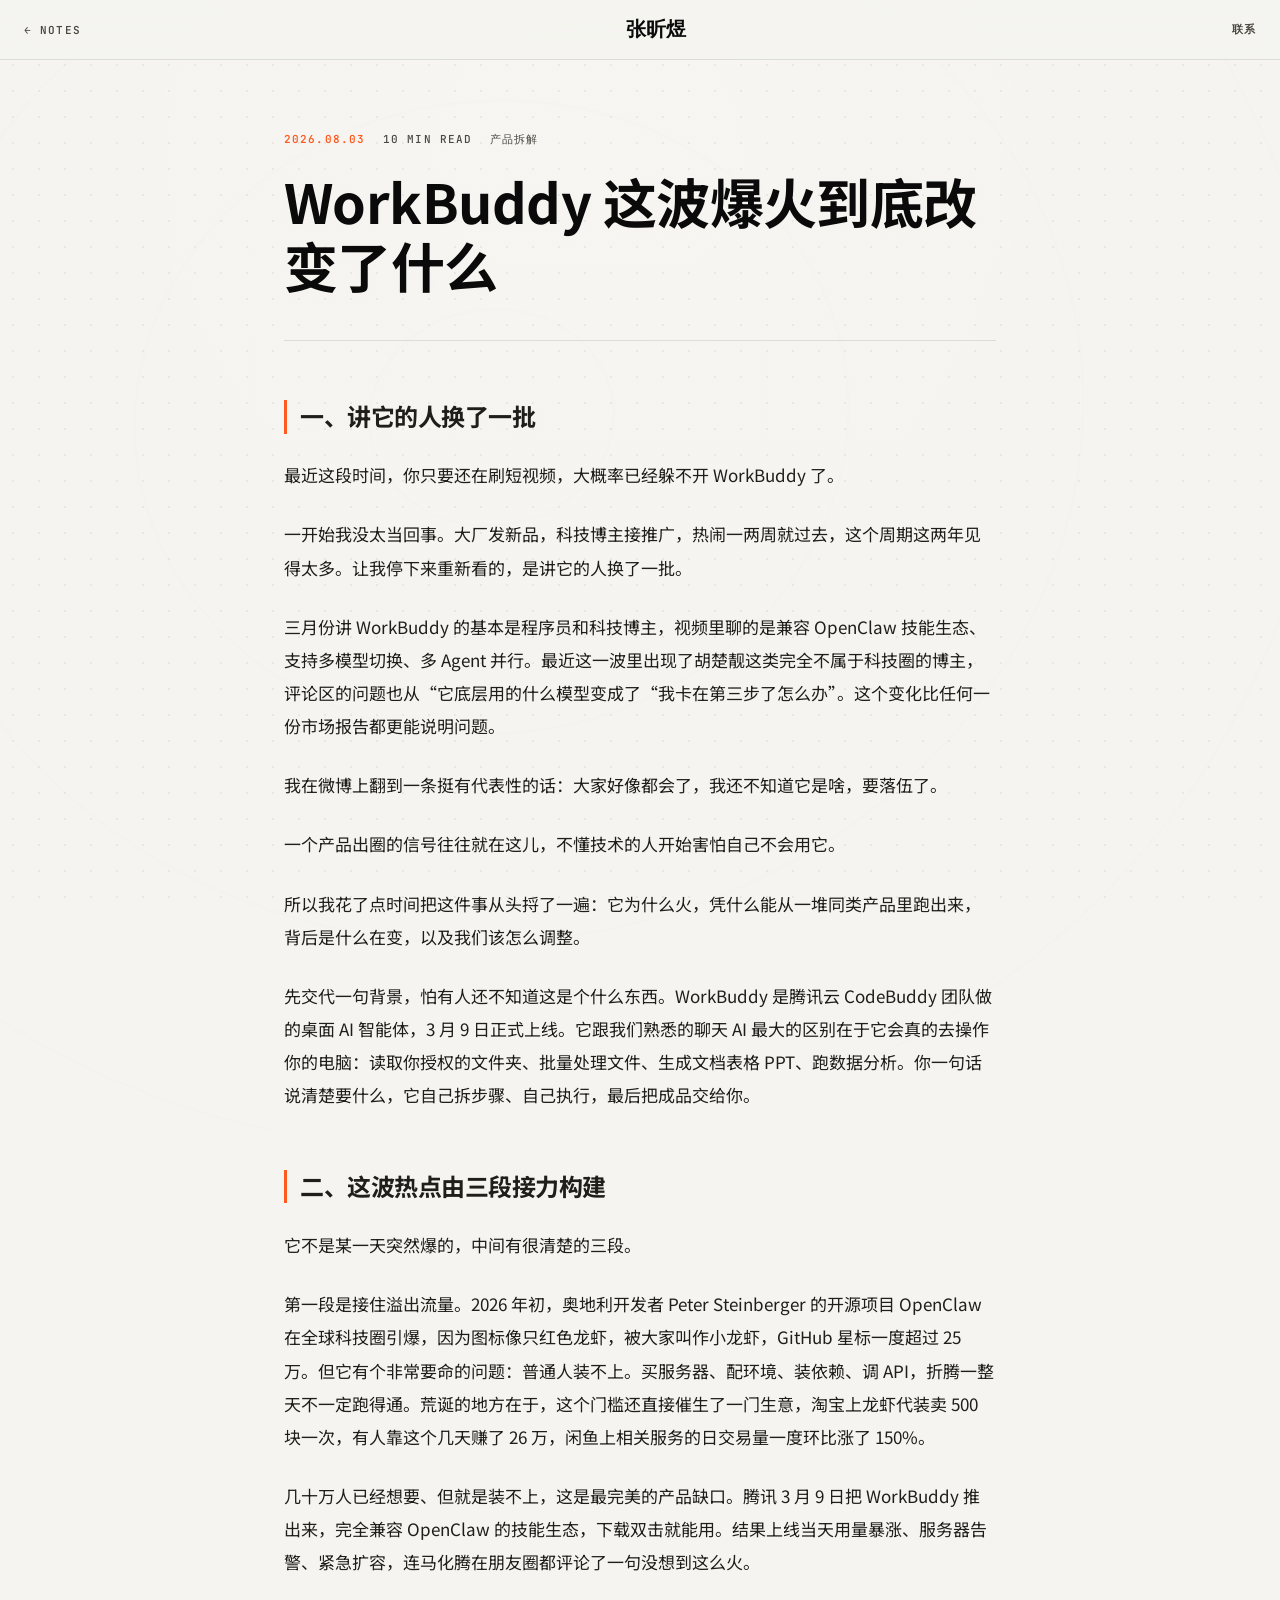
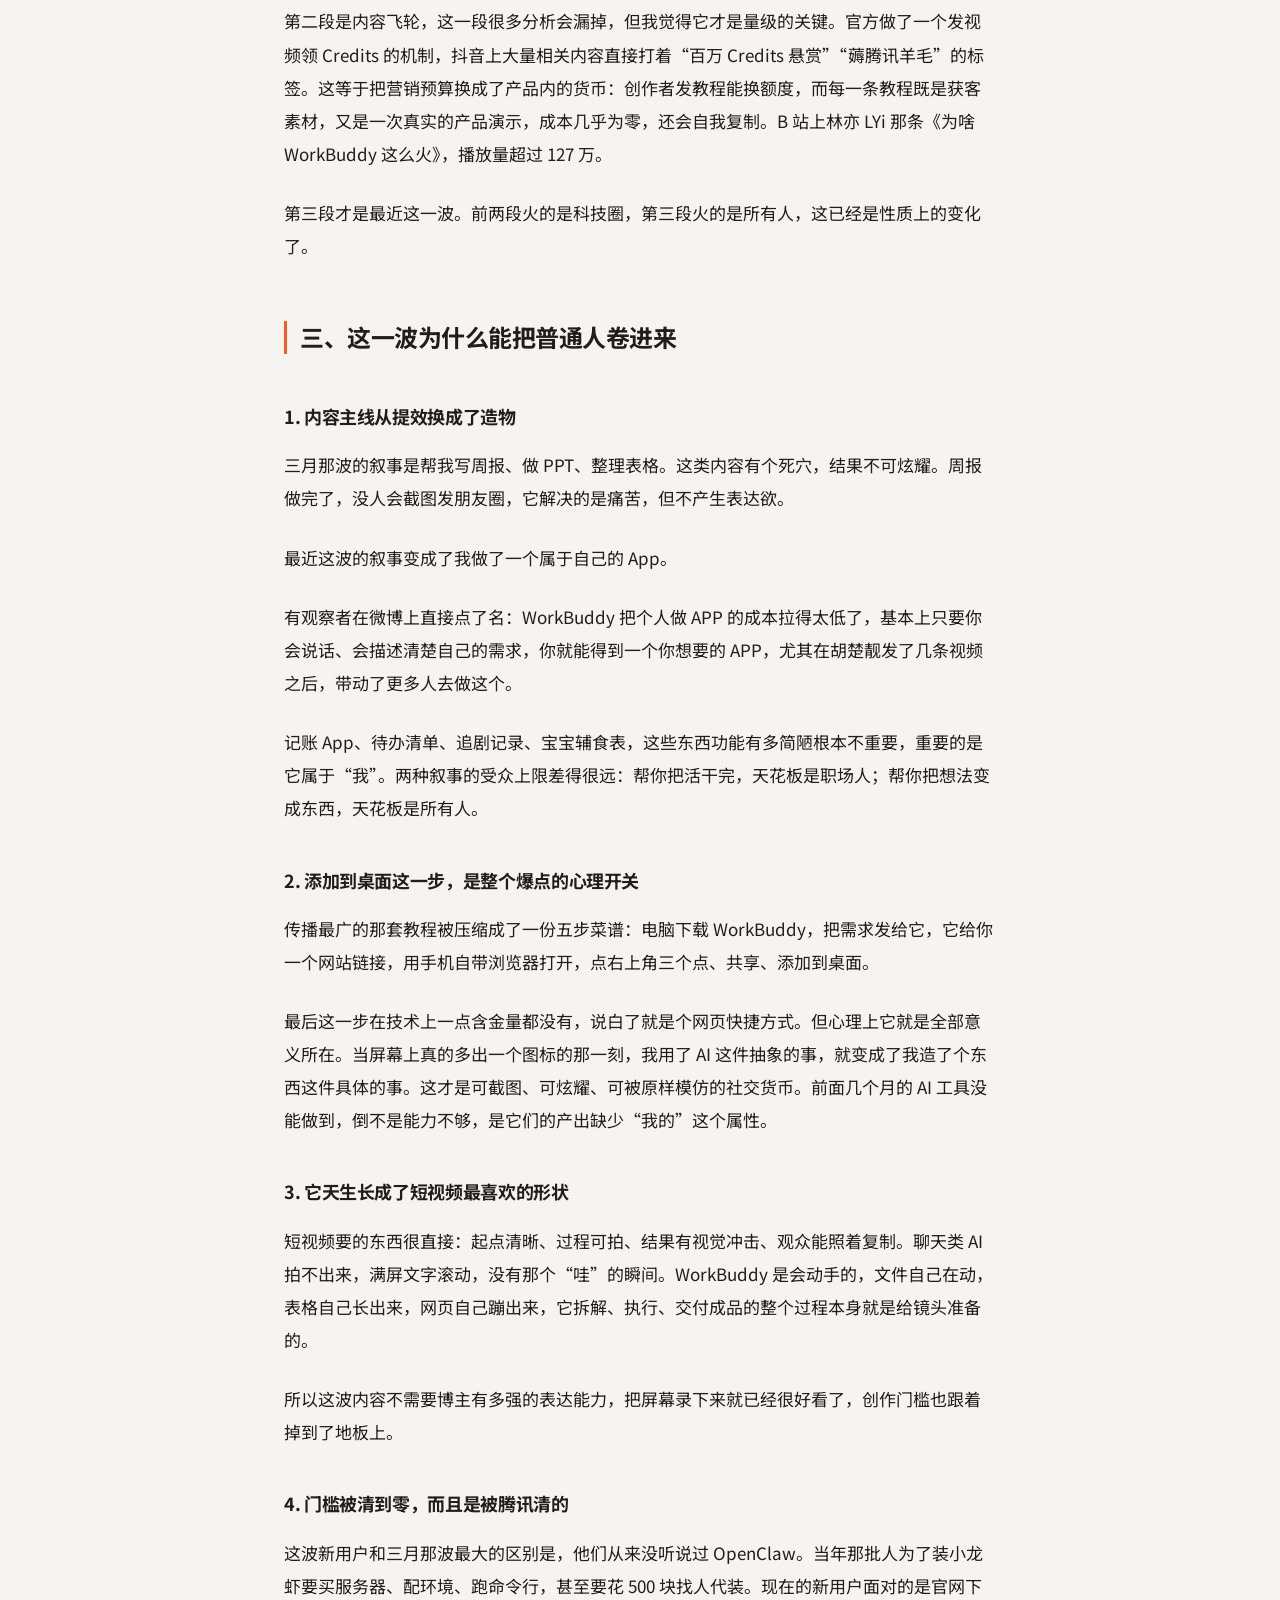
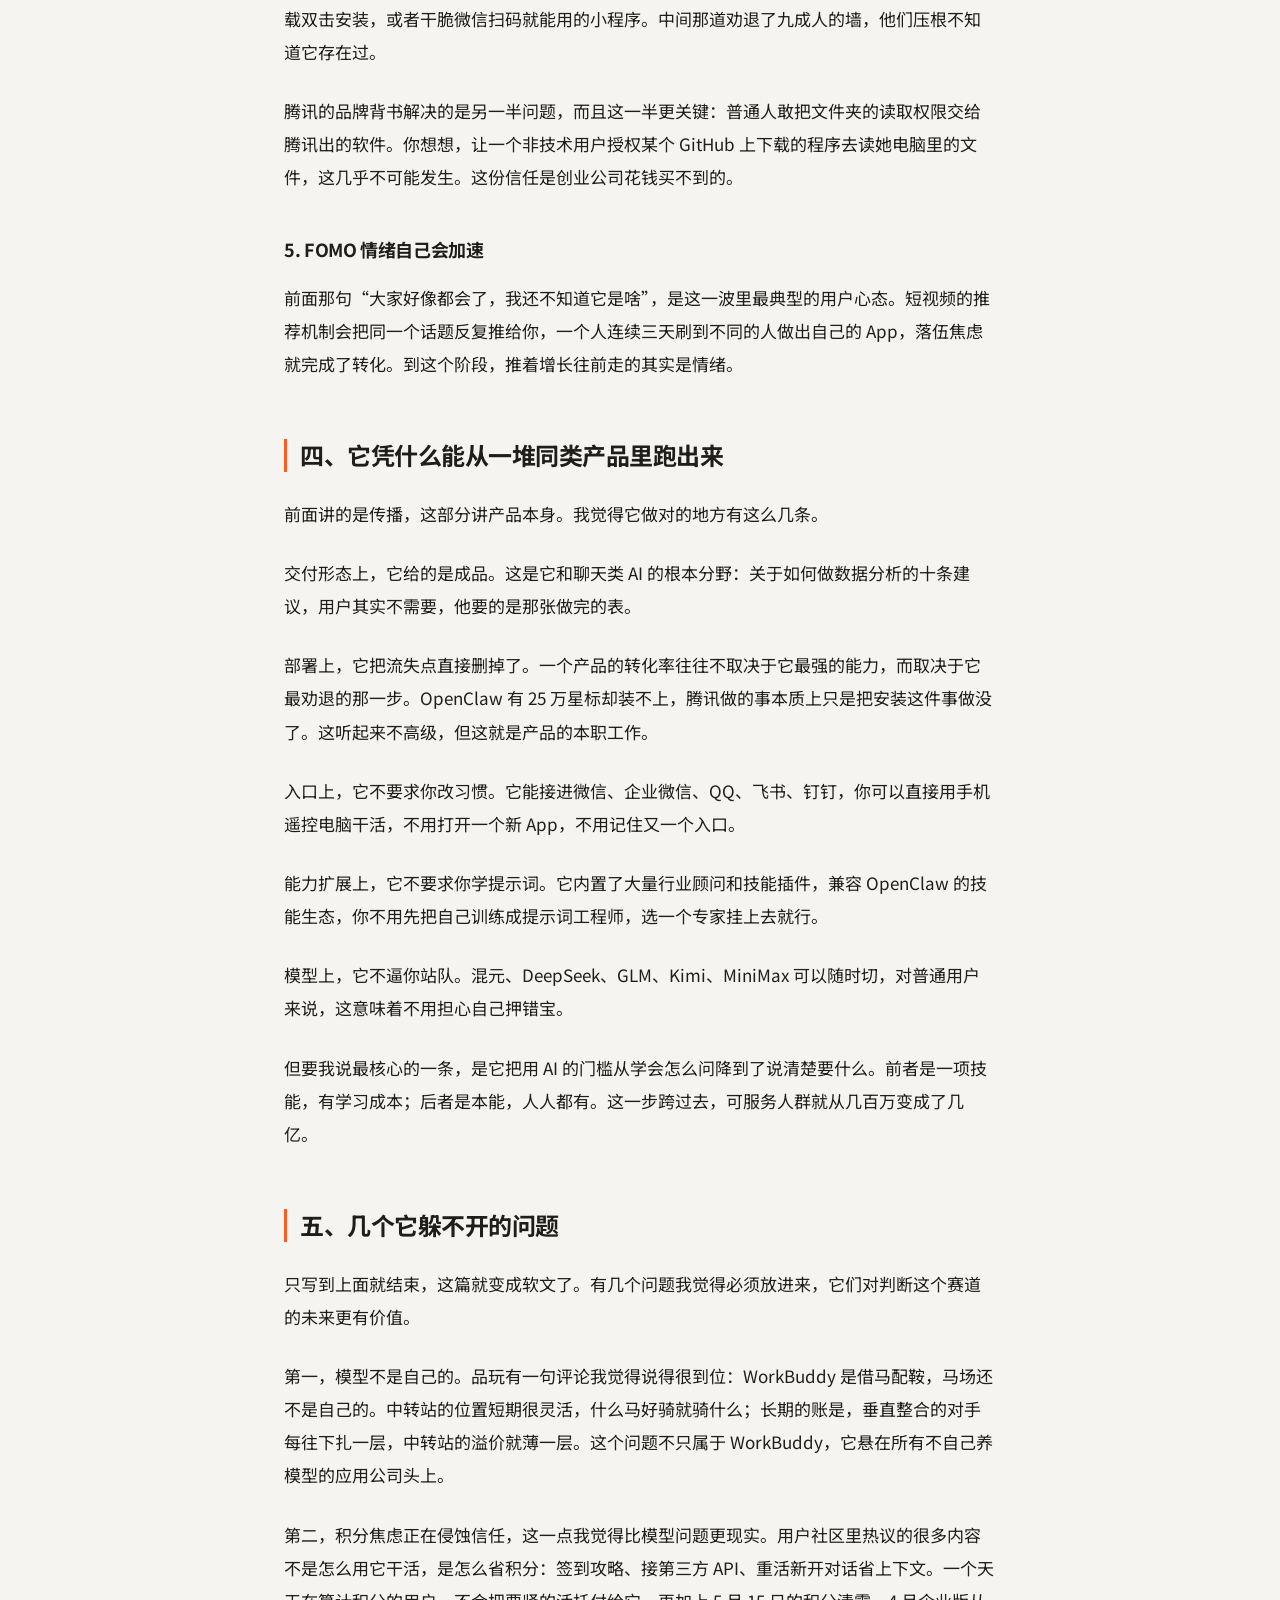
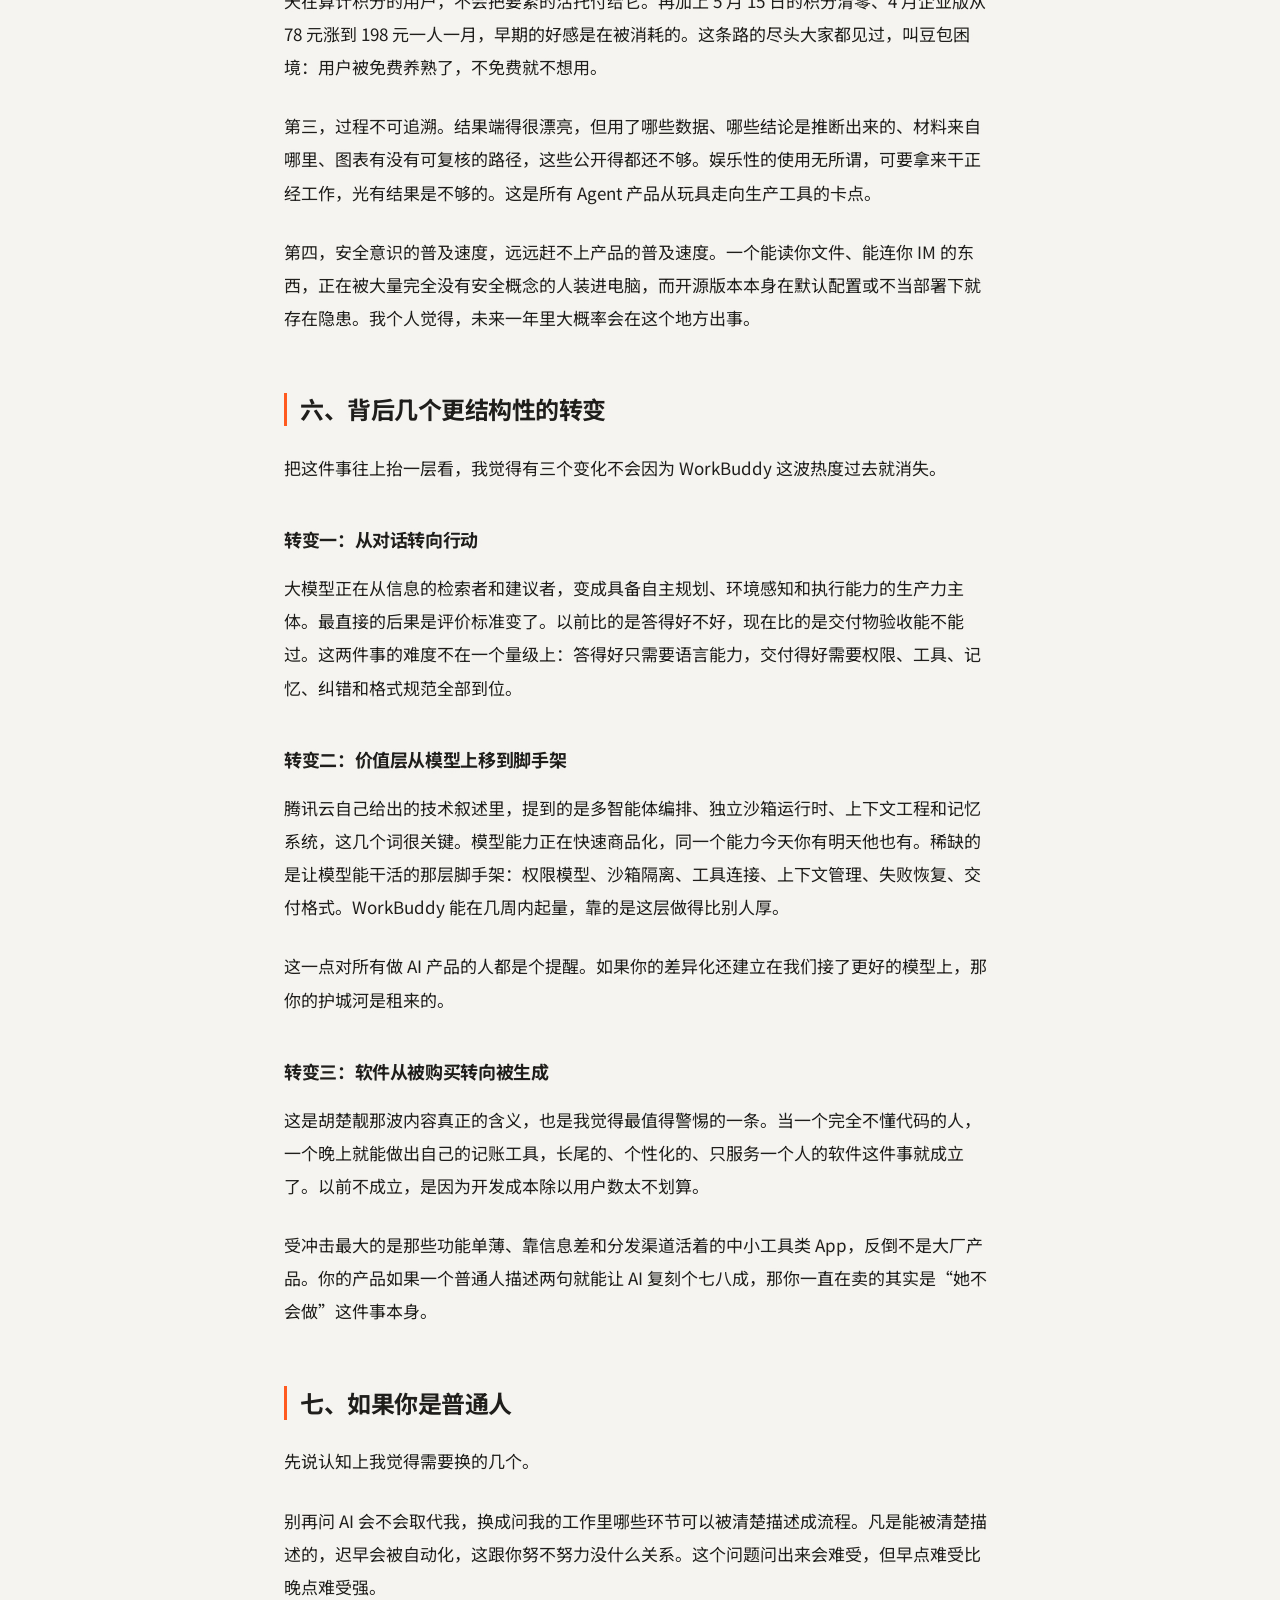
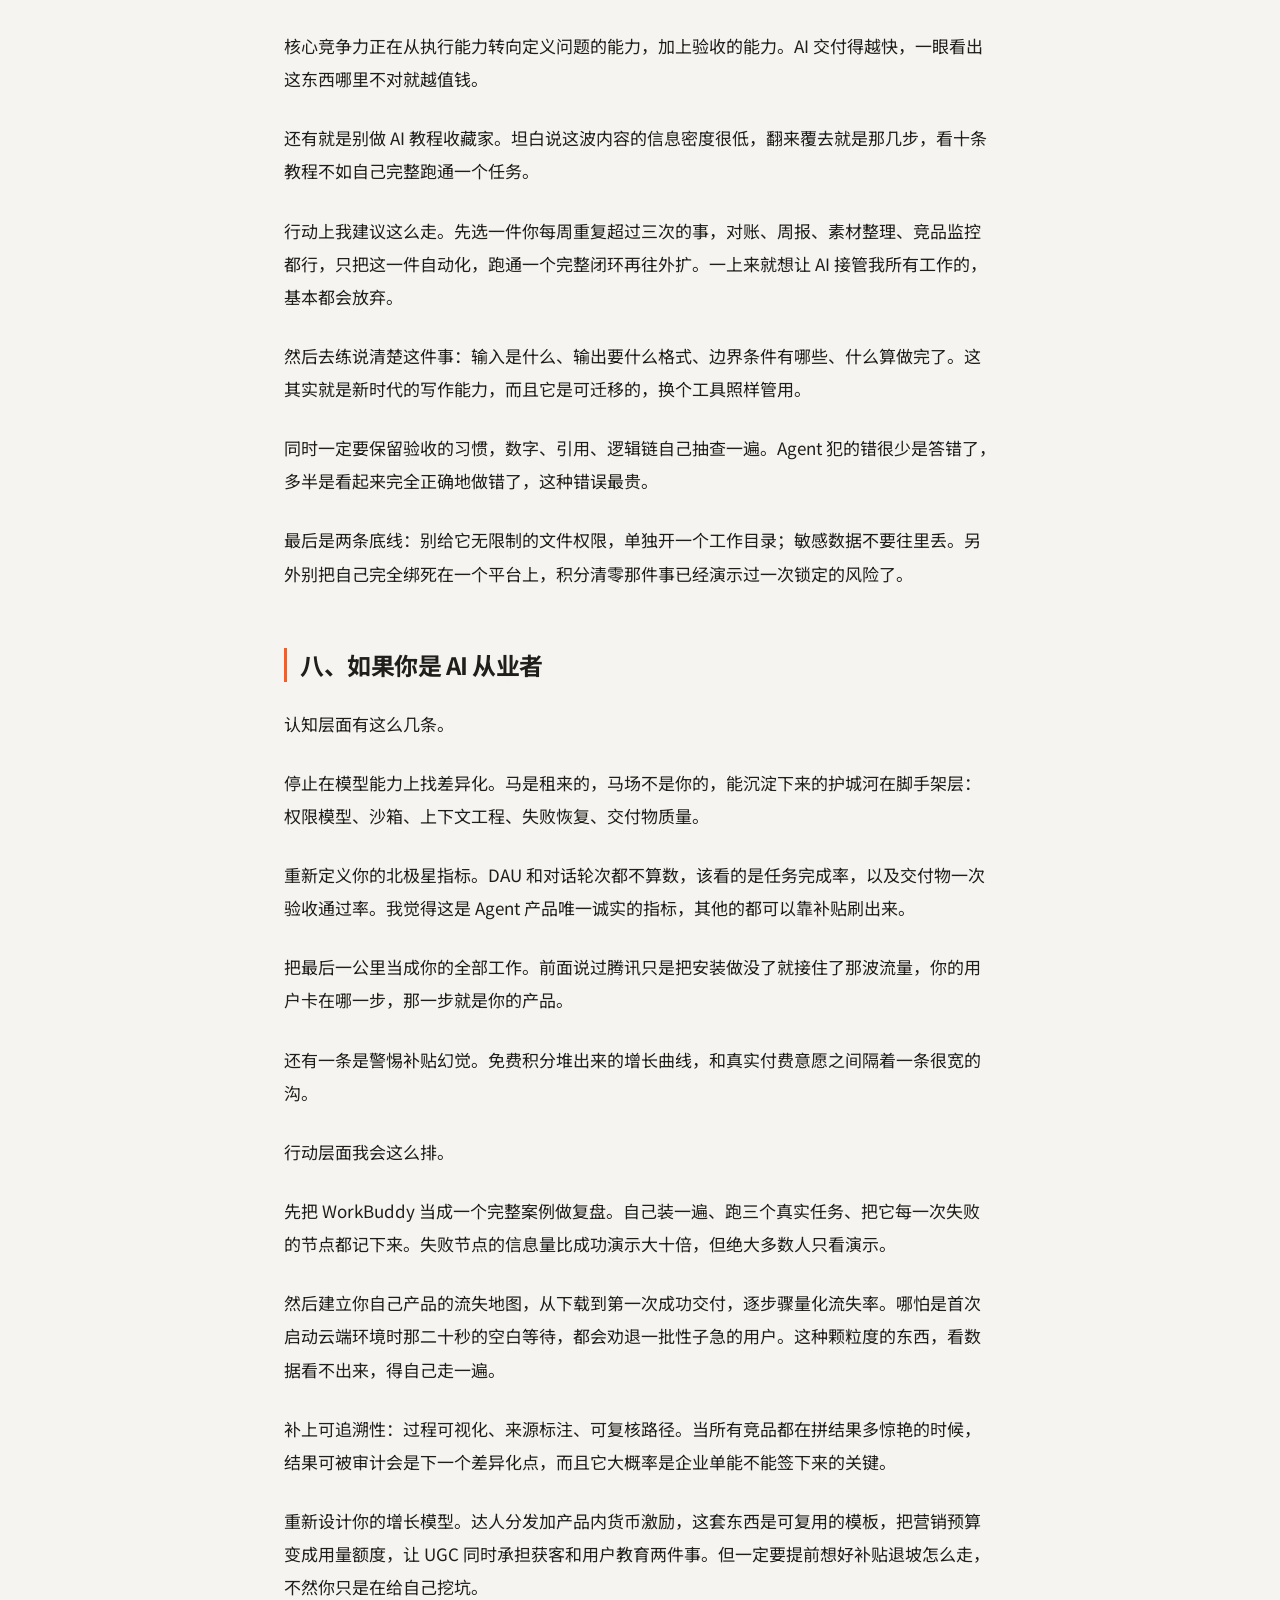
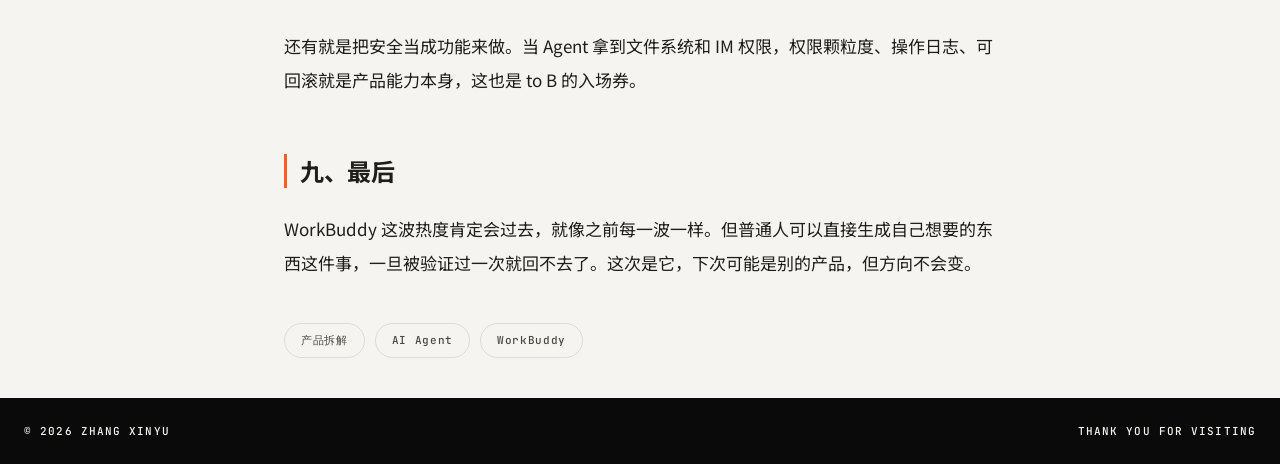
<file: notes/workbuddy-teardown.html>
<!doctype html><html lang="zh-CN"><head><meta charset="UTF-8"><meta name="viewport" content="width=device-width,initial-scale=1">

<!-- ①改描述 ②改 title ③正文在下面标了「正文从这里开始」的地方 -->
<meta name="description" content="AI 的门槛从“学会怎么问”降到了“说清楚要什么”——拆一遍这波爆火背后逻辑">
<title>WorkBuddy 这波爆火到底改变了什么 · 张昕煜</title>
<link rel="canonical" href="https://zhangxinyuzxy.com/notes/workbuddy-teardown.html">

<link rel="preconnect" href="https://fonts.googleapis.com"><link rel="preconnect" href="https://fonts.gstatic.com" crossorigin><link href="https://fonts.googleapis.com/css2?family=Space+Grotesk:wght@400;500;600;700&family=Inter:wght@300;400;500;600;700&family=JetBrains+Mono:wght@400;500;600;700&family=Noto+Sans+SC:wght@300;400;500;700&display=swap" rel="stylesheet"><link rel="stylesheet" href="../style.css?v=20260825-2"><link rel="stylesheet" href="../video-background.css?v=20260825-2"></head><body>

<div class="dots" aria-hidden="true"></div>
<div class="contours" aria-hidden="true"></div>
<div class="artprog"></div>

<div class="artbar">
  <a href="../notes.html">← NOTES</a>
  <a class="wordmark" href="../index.html">张昕煜</a>
  <a href="../index.html#contact">联系</a>
</div>

<article class="post">
  <div class="post-meta"><b>2026.08.03</b><span>10 MIN READ</span><span>产品拆解</span></div>
  <h1>WorkBuddy 这波爆火到底改变了什么</h1>
  <div class="post-rule"></div>

  <div class="post-body">
    <h2>一、讲它的人换了一批</h2>
    <p>最近这段时间，你只要还在刷短视频，大概率已经躲不开 WorkBuddy 了。</p>
    <p>一开始我没太当回事。大厂发新品，科技博主接推广，热闹一两周就过去，这个周期这两年见得太多。让我停下来重新看的，是讲它的人换了一批。</p>
    <p>三月份讲 WorkBuddy 的基本是程序员和科技博主，视频里聊的是兼容 OpenClaw 技能生态、支持多模型切换、多 Agent 并行。最近这一波里出现了胡楚靓这类完全不属于科技圈的博主，评论区的问题也从“它底层用的什么模型变成了“我卡在第三步了怎么办”。这个变化比任何一份市场报告都更能说明问题。</p>
    <p>我在微博上翻到一条挺有代表性的话：大家好像都会了，我还不知道它是啥，要落伍了。</p>
    <p>一个产品出圈的信号往往就在这儿，不懂技术的人开始害怕自己不会用它。</p>
    <p>所以我花了点时间把这件事从头捋了一遍：它为什么火，凭什么能从一堆同类产品里跑出来，背后是什么在变，以及我们该怎么调整。</p>
    <p>先交代一句背景，怕有人还不知道这是个什么东西。WorkBuddy 是腾讯云 CodeBuddy 团队做的桌面 AI 智能体，3 月 9 日正式上线。它跟我们熟悉的聊天 AI 最大的区别在于它会真的去操作你的电脑：读取你授权的文件夹、批量处理文件、生成文档表格 PPT、跑数据分析。你一句话说清楚要什么，它自己拆步骤、自己执行，最后把成品交给你。</p>
    <h2>二、这波热点由三段接力构建</h2>
    <p>它不是某一天突然爆的，中间有很清楚的三段。</p>
    <p>第一段是接住溢出流量。2026 年初，奥地利开发者 Peter Steinberger 的开源项目 OpenClaw 在全球科技圈引爆，因为图标像只红色龙虾，被大家叫作小龙虾，GitHub 星标一度超过 25 万。但它有个非常要命的问题：普通人装不上。买服务器、配环境、装依赖、调 API，折腾一整天不一定跑得通。荒诞的地方在于，这个门槛还直接催生了一门生意，淘宝上龙虾代装卖 500 块一次，有人靠这个几天赚了 26 万，闲鱼上相关服务的日交易量一度环比涨了 150%。</p>
    <p>几十万人已经想要、但就是装不上，这是最完美的产品缺口。腾讯 3 月 9 日把 WorkBuddy 推出来，完全兼容 OpenClaw 的技能生态，下载双击就能用。结果上线当天用量暴涨、服务器告警、紧急扩容，连马化腾在朋友圈都评论了一句没想到这么火。</p>
    <p>第二段是内容飞轮，这一段很多分析会漏掉，但我觉得它才是量级的关键。官方做了一个发视频领 Credits 的机制，抖音上大量相关内容直接打着“百万 Credits 悬赏”“薅腾讯羊毛”的标签。这等于把营销预算换成了产品内的货币：创作者发教程能换额度，而每一条教程既是获客素材，又是一次真实的产品演示，成本几乎为零，还会自我复制。B 站上林亦 LYi 那条《为啥 WorkBuddy 这么火》，播放量超过 127 万。</p>
    <p>第三段才是最近这一波。前两段火的是科技圈，第三段火的是所有人，这已经是性质上的变化了。</p>
    <h2>三、这一波为什么能把普通人卷进来</h2>
    <h3>1. 内容主线从提效换成了造物</h3>
    <p>三月那波的叙事是帮我写周报、做 PPT、整理表格。这类内容有个死穴，结果不可炫耀。周报做完了，没人会截图发朋友圈，它解决的是痛苦，但不产生表达欲。</p>
    <p>最近这波的叙事变成了我做了一个属于自己的 App。</p>
    <p>有观察者在微博上直接点了名：WorkBuddy 把个人做 APP 的成本拉得太低了，基本上只要你会说话、会描述清楚自己的需求，你就能得到一个你想要的 APP，尤其在胡楚靓发了几条视频之后，带动了更多人去做这个。</p>
    <p>记账 App、待办清单、追剧记录、宝宝辅食表，这些东西功能有多简陋根本不重要，重要的是它属于“我”。两种叙事的受众上限差得很远：帮你把活干完，天花板是职场人；帮你把想法变成东西，天花板是所有人。</p>
    <h3>2. 添加到桌面这一步，是整个爆点的心理开关</h3>
    <p>传播最广的那套教程被压缩成了一份五步菜谱：电脑下载 WorkBuddy，把需求发给它，它给你一个网站链接，用手机自带浏览器打开，点右上角三个点、共享、添加到桌面。</p>
    <p>最后这一步在技术上一点含金量都没有，说白了就是个网页快捷方式。但心理上它就是全部意义所在。当屏幕上真的多出一个图标的那一刻，我用了 AI 这件抽象的事，就变成了我造了个东西这件具体的事。这才是可截图、可炫耀、可被原样模仿的社交货币。前面几个月的 AI 工具没能做到，倒不是能力不够，是它们的产出缺少“我的”这个属性。</p>
    <h3>3. 它天生长成了短视频最喜欢的形状</h3>
    <p>短视频要的东西很直接：起点清晰、过程可拍、结果有视觉冲击、观众能照着复制。聊天类 AI 拍不出来，满屏文字滚动，没有那个“哇”的瞬间。WorkBuddy 是会动手的，文件自己在动，表格自己长出来，网页自己蹦出来，它拆解、执行、交付成品的整个过程本身就是给镜头准备的。</p>
    <p>所以这波内容不需要博主有多强的表达能力，把屏幕录下来就已经很好看了，创作门槛也跟着掉到了地板上。</p>
    <h3>4. 门槛被清到零，而且是被腾讯清的</h3>
    <p>这波新用户和三月那波最大的区别是，他们从来没听说过 OpenClaw。当年那批人为了装小龙虾要买服务器、配环境、跑命令行，甚至要花 500 块找人代装。现在的新用户面对的是官网下载双击安装，或者干脆微信扫码就能用的小程序。中间那道劝退了九成人的墙，他们压根不知道它存在过。</p>
    <p>腾讯的品牌背书解决的是另一半问题，而且这一半更关键：普通人敢把文件夹的读取权限交给腾讯出的软件。你想想，让一个非技术用户授权某个 GitHub 上下载的程序去读她电脑里的文件，这几乎不可能发生。这份信任是创业公司花钱买不到的。</p>
    <h3>5. FOMO 情绪自己会加速</h3>
    <p>前面那句“大家好像都会了，我还不知道它是啥”，是这一波里最典型的用户心态。短视频的推荐机制会把同一个话题反复推给你，一个人连续三天刷到不同的人做出自己的 App，落伍焦虑就完成了转化。到这个阶段，推着增长往前走的其实是情绪。</p>
    <h2>四、它凭什么能从一堆同类产品里跑出来</h2>
    <p>前面讲的是传播，这部分讲产品本身。我觉得它做对的地方有这么几条。</p>
    <p>交付形态上，它给的是成品。这是它和聊天类 AI 的根本分野：关于如何做数据分析的十条建议，用户其实不需要，他要的是那张做完的表。</p>
    <p>部署上，它把流失点直接删掉了。一个产品的转化率往往不取决于它最强的能力，而取决于它最劝退的那一步。OpenClaw 有 25 万星标却装不上，腾讯做的事本质上只是把安装这件事做没了。这听起来不高级，但这就是产品的本职工作。</p>
    <p>入口上，它不要求你改习惯。它能接进微信、企业微信、QQ、飞书、钉钉，你可以直接用手机遥控电脑干活，不用打开一个新 App，不用记住又一个入口。</p>
    <p>能力扩展上，它不要求你学提示词。它内置了大量行业顾问和技能插件，兼容 OpenClaw 的技能生态，你不用先把自己训练成提示词工程师，选一个专家挂上去就行。</p>
    <p>模型上，它不逼你站队。混元、DeepSeek、GLM、Kimi、MiniMax 可以随时切，对普通用户来说，这意味着不用担心自己押错宝。</p>
    <p>但要我说最核心的一条，是它把用 AI 的门槛从学会怎么问降到了说清楚要什么。前者是一项技能，有学习成本；后者是本能，人人都有。这一步跨过去，可服务人群就从几百万变成了几亿。</p>
    <h2>五、几个它躲不开的问题</h2>
    <p>只写到上面就结束，这篇就变成软文了。有几个问题我觉得必须放进来，它们对判断这个赛道的未来更有价值。</p>
    <p>第一，模型不是自己的。品玩有一句评论我觉得说得很到位：WorkBuddy 是借马配鞍，马场还不是自己的。中转站的位置短期很灵活，什么马好骑就骑什么；长期的账是，垂直整合的对手每往下扎一层，中转站的溢价就薄一层。这个问题不只属于 WorkBuddy，它悬在所有不自己养模型的应用公司头上。</p>
    <p>第二，积分焦虑正在侵蚀信任，这一点我觉得比模型问题更现实。用户社区里热议的很多内容不是怎么用它干活，是怎么省积分：签到攻略、接第三方 API、重活新开对话省上下文。一个天天在算计积分的用户，不会把要紧的活托付给它。再加上 5 月 15 日的积分清零、4 月企业版从 78 元涨到 198 元一人一月，早期的好感是在被消耗的。这条路的尽头大家都见过，叫豆包困境：用户被免费养熟了，不免费就不想用。</p>
    <p>第三，过程不可追溯。结果端得很漂亮，但用了哪些数据、哪些结论是推断出来的、材料来自哪里、图表有没有可复核的路径，这些公开得都还不够。娱乐性的使用无所谓，可要拿来干正经工作，光有结果是不够的。这是所有 Agent 产品从玩具走向生产工具的卡点。</p>
    <p>第四，安全意识的普及速度，远远赶不上产品的普及速度。一个能读你文件、能连你 IM 的东西，正在被大量完全没有安全概念的人装进电脑，而开源版本本身在默认配置或不当部署下就存在隐患。我个人觉得，未来一年里大概率会在这个地方出事。</p>
    <h2>六、背后几个更结构性的转变</h2>
    <p>把这件事往上抬一层看，我觉得有三个变化不会因为 WorkBuddy 这波热度过去就消失。</p>
    <h3>转变一：从对话转向行动</h3>
    <p>大模型正在从信息的检索者和建议者，变成具备自主规划、环境感知和执行能力的生产力主体。最直接的后果是评价标准变了。以前比的是答得好不好，现在比的是交付物验收能不能过。这两件事的难度不在一个量级上：答得好只需要语言能力，交付得好需要权限、工具、记忆、纠错和格式规范全部到位。</p>
    <h3>转变二：价值层从模型上移到脚手架</h3>
    <p>腾讯云自己给出的技术叙述里，提到的是多智能体编排、独立沙箱运行时、上下文工程和记忆系统，这几个词很关键。模型能力正在快速商品化，同一个能力今天你有明天他也有。稀缺的是让模型能干活的那层脚手架：权限模型、沙箱隔离、工具连接、上下文管理、失败恢复、交付格式。WorkBuddy 能在几周内起量，靠的是这层做得比别人厚。</p>
    <p>这一点对所有做 AI 产品的人都是个提醒。如果你的差异化还建立在我们接了更好的模型上，那你的护城河是租来的。</p>
    <h3>转变三：软件从被购买转向被生成</h3>
    <p>这是胡楚靓那波内容真正的含义，也是我觉得最值得警惕的一条。当一个完全不懂代码的人，一个晚上就能做出自己的记账工具，长尾的、个性化的、只服务一个人的软件这件事就成立了。以前不成立，是因为开发成本除以用户数太不划算。</p>
    <p>受冲击最大的是那些功能单薄、靠信息差和分发渠道活着的中小工具类 App，反倒不是大厂产品。你的产品如果一个普通人描述两句就能让 AI 复刻个七八成，那你一直在卖的其实是“她不会做”这件事本身。</p>
    <h2>七、如果你是普通人</h2>
    <p>先说认知上我觉得需要换的几个。</p>
    <p>别再问 AI 会不会取代我，换成问我的工作里哪些环节可以被清楚描述成流程。凡是能被清楚描述的，迟早会被自动化，这跟你努不努力没什么关系。这个问题问出来会难受，但早点难受比晚点难受强。</p>
    <p>核心竞争力正在从执行能力转向定义问题的能力，加上验收的能力。AI 交付得越快，一眼看出这东西哪里不对就越值钱。</p>
    <p>还有就是别做 AI 教程收藏家。坦白说这波内容的信息密度很低，翻来覆去就是那几步，看十条教程不如自己完整跑通一个任务。</p>
    <p>行动上我建议这么走。先选一件你每周重复超过三次的事，对账、周报、素材整理、竞品监控都行，只把这一件自动化，跑通一个完整闭环再往外扩。一上来就想让 AI 接管我所有工作的，基本都会放弃。</p>
    <p>然后去练说清楚这件事：输入是什么、输出要什么格式、边界条件有哪些、什么算做完了。这其实就是新时代的写作能力，而且它是可迁移的，换个工具照样管用。</p>
    <p>同时一定要保留验收的习惯，数字、引用、逻辑链自己抽查一遍。Agent 犯的错很少是答错了，多半是看起来完全正确地做错了，这种错误最贵。</p>
    <p>最后是两条底线：别给它无限制的文件权限，单独开一个工作目录；敏感数据不要往里丢。另外别把自己完全绑死在一个平台上，积分清零那件事已经演示过一次锁定的风险了。</p>
    <h2>八、如果你是 AI 从业者</h2>
    <p>认知层面有这么几条。</p>
    <p>停止在模型能力上找差异化。马是租来的，马场不是你的，能沉淀下来的护城河在脚手架层：权限模型、沙箱、上下文工程、失败恢复、交付物质量。</p>
    <p>重新定义你的北极星指标。DAU 和对话轮次都不算数，该看的是任务完成率，以及交付物一次验收通过率。我觉得这是 Agent 产品唯一诚实的指标，其他的都可以靠补贴刷出来。</p>
    <p>把最后一公里当成你的全部工作。前面说过腾讯只是把安装做没了就接住了那波流量，你的用户卡在哪一步，那一步就是你的产品。</p>
    <p>还有一条是警惕补贴幻觉。免费积分堆出来的增长曲线，和真实付费意愿之间隔着一条很宽的沟。</p>
    <p>行动层面我会这么排。</p>
    <p>先把 WorkBuddy 当成一个完整案例做复盘。自己装一遍、跑三个真实任务、把它每一次失败的节点都记下来。失败节点的信息量比成功演示大十倍，但绝大多数人只看演示。</p>
    <p>然后建立你自己产品的流失地图，从下载到第一次成功交付，逐步骤量化流失率。哪怕是首次启动云端环境时那二十秒的空白等待，都会劝退一批性子急的用户。这种颗粒度的东西，看数据看不出来，得自己走一遍。</p>
    <p>补上可追溯性：过程可视化、来源标注、可复核路径。当所有竞品都在拼结果多惊艳的时候，结果可被审计会是下一个差异化点，而且它大概率是企业单能不能签下来的关键。</p>
    <p>重新设计你的增长模型。达人分发加产品内货币激励，这套东西是可复用的模板，把营销预算变成用量额度，让 UGC 同时承担获客和用户教育两件事。但一定要提前想好补贴退坡怎么走，不然你只是在给自己挖坑。</p>
    <p>还有就是把安全当成功能来做。当 Agent 拿到文件系统和 IM 权限，权限颗粒度、操作日志、可回滚就是产品能力本身，这也是 to B 的入场券。</p>
    <h2>九、最后</h2>
    <p>WorkBuddy 这波热度肯定会过去，就像之前每一波一样。但普通人可以直接生成自己想要的东西这件事，一旦被验证过一次就回不去了。这次是它，下次可能是别的产品，但方向不会变。</p>
  </div>

  <div class="post-tags"><span>产品拆解</span><span>AI Agent</span><span>WorkBuddy</span></div>
</article>


<footer><span>© 2026 ZHANG XINYU</span><span>THANK YOU FOR VISITING</span></footer>
<script src="../notes.js"></script><script src="../script.js"></script><script src="../video-background.js?v=20260825-1"></script></body></html>
</file>
<file: style.css>
/* ============================================================
   设计令牌 — 对齐 alaric.it.com 的取值
   --muted 是原站的浅灰，只用于发丝级标签；正文次要文字用
   --muted-ink，否则在 #f5f4f0 上对比度不足 2:1。
   ============================================================ */
:root{
  --bg:#f5f4f0;--ink:#0a0a0a;--accent:#ff5a1f;--muted:#77736b;--surface:#edece6;
  --muted-ink:#4b4841;--card:#fff;--line:rgba(10,10,10,.1);
  --font-display:"Space Grotesk",system-ui,sans-serif;
  --font-body:Inter,"Noto Sans SC",system-ui,sans-serif;
  --font-mono:"JetBrains Mono",ui-monospace,monospace;
  --font-cn:"PingFang SC","Noto Sans SC",sans-serif;
  --max-w:1440px;--section-py:clamp(6rem,12vh,10rem);
  --gut:max(24px,calc((100% - var(--max-w))/2));
}
*{box-sizing:border-box}
html{background:var(--bg);scroll-behavior:smooth}
body{margin:0;color:var(--ink);background:var(--bg);font-family:var(--font-body);overflow-x:hidden}
a{color:inherit;text-decoration:none}
h1,h2,h3{margin:0;font-family:var(--font-display);font-weight:700;letter-spacing:-.02em}
:focus-visible{outline:2px solid var(--accent);outline-offset:3px;border-radius:4px}
/* 类选择器的 display 会盖过 [hidden] 的默认样式，这里补回来 */
[hidden]{display:none!important}

/* 背景层：点阵 + 等高线 */
.dots,.contours{position:fixed;inset:0;z-index:0;pointer-events:none}
.dots{background-image:radial-gradient(rgba(10,10,10,.14) 1px,transparent 1px);background-size:26px 26px;opacity:.5}
.contours{background:repeating-radial-gradient(ellipse 62% 78% at 42% 46%,transparent 0 86px,rgba(10,10,10,.045) 87px,transparent 89px 168px);transform:rotate(-7deg) scale(1.4);opacity:.85}

/* ============ 开场遮罩 ============
   橙色面用 mask 挖洞：mask 里白色区域保留橙色、黑色 X 是洞。
   退场时把这个 X 放大到盖满屏幕，橙色就被“撑没”了，露出首屏。 */
.intro{position:fixed;z-index:9999;inset:0;overflow:hidden}
.intro.gone{display:none}
.intro-svg{position:absolute;inset:0;width:100%;height:100%}
.intro-surface{fill:var(--accent)}
.intro-letters text{font:700 168px var(--font-display);letter-spacing:-.03em;fill:var(--bg)}
.intro-letters{animation:introBreathe 2.4s cubic-bezier(.4,0,.2,1) infinite}
.l{transform-box:fill-box;transform-origin:center;transform:translateX(var(--dx))}
.intro-flash{fill:#fff;opacity:0}
#cutX{font:700 168px var(--font-display);transform-box:fill-box;transform-origin:center;transform:scale(0)}
.intro-dots{position:absolute;left:0;right:0;bottom:9%;margin:0;text-align:center;font:600 11px var(--font-mono);letter-spacing:.22em;color:var(--bg);opacity:.8;transition:opacity .3s}
.intro-dots span{display:inline-block;animation:introDot 1.1s ease-in-out infinite}
.intro-dots span:nth-child(2){animation-delay:.14s}
.intro-dots span:nth-child(3){animation-delay:.28s}

.intro.exit .intro-letters{animation:none}
.intro.exit .l{animation:introMerge 1.05s cubic-bezier(.7,0,.2,1) forwards}
.intro.exit .intro-flash{animation:introFlash .42s ease-out .84s forwards}
.intro.exit #cutX{animation:introCut .95s cubic-bezier(.18,1,.3,1) 1.02s forwards}
/* X 的四个夹角撑不满矩形，最后让底面一起淡出收尾 */
.intro.exit .intro-surface{animation:introHandoff .48s ease-out 1.5s forwards}
.intro.exit .intro-dots{opacity:0}

@keyframes introBreathe{50%{transform:scale(1.03)}}
@keyframes introDot{45%{transform:translateY(-5px)}}
/* 五个字母收拢到中心，靠 goo 滤镜黏成一团，再交给镂空的 X */
@keyframes introMerge{
  0%{transform:translateX(var(--dx)) scale(1)}
  46%{transform:translateX(0) scale(1.08)}
  64%{transform:translateX(0) scale(.86);opacity:1}
  76%,100%{transform:translateX(0) scale(.86);opacity:0}
}
@keyframes introFlash{0%{r:1;opacity:.85}100%{r:820;opacity:0}}
@keyframes introCut{0%{transform:scale(0)}100%{transform:scale(52)}}
@keyframes introHandoff{to{opacity:0}}

/* 顶栏 */
.topbar{position:fixed;z-index:100;left:0;right:0;top:0;padding:20px var(--gut);display:flex;justify-content:space-between;align-items:center;transition:padding .3s}
.topbar::before{content:"";position:absolute;inset:0;background:rgba(245,244,240,.72);-webkit-backdrop-filter:blur(14px);backdrop-filter:blur(14px);border-bottom:1px solid var(--line);opacity:0;transition:opacity .3s;pointer-events:none}
.topbar.scrolled::before{opacity:1}
.topbar.scrolled{padding-top:13px;padding-bottom:13px}
.topbar>*{position:relative;z-index:1}
.wordmark{font:700 clamp(18px,1.7vw,24px)/1 var(--font-cn);letter-spacing:.02em}
.topbar-right{display:flex;align-items:center;gap:14px;min-width:0}
.section-nav{display:flex;align-items:center;min-width:0;padding:4px;border:1px solid var(--line);border-radius:99px;background:rgba(255,255,255,.56);-webkit-backdrop-filter:blur(14px);backdrop-filter:blur(14px);box-shadow:0 8px 25px rgba(50,37,27,.055)}
.section-nav a{position:relative;display:inline-flex;align-items:center;gap:6px;min-height:36px;padding:0 clamp(8px,1vw,14px);border-radius:99px;color:var(--muted-ink);white-space:nowrap;transition:color .23s,background .23s,transform .23s}
.section-nav a b{font:600 8px/1 var(--font-mono);letter-spacing:.03em;color:var(--muted);transition:color .23s}
.section-nav a span{font:600 10px/1 var(--font-mono);letter-spacing:.09em}
.section-nav a:hover{color:var(--ink);background:rgba(10,10,10,.045);transform:translateY(-1px)}
.section-nav a.is-active{color:var(--accent);background:rgba(255,90,31,.09)}
.section-nav a.is-active b{color:var(--accent)}
.section-nav a.is-active::after{content:"";position:absolute;left:50%;bottom:4px;width:14px;height:2px;border-radius:2px;background:var(--accent);transform:translateX(-50%)}
.lang{display:inline-flex;align-items:center;gap:12px;border:1px solid var(--line);border-radius:99px;padding:11px 20px;background:rgba(255,255,255,.55);font:600 12px var(--font-mono);letter-spacing:.14em;color:var(--ink);cursor:pointer;transition:.25s}
.lang i{font-style:normal;color:var(--accent)}
.lang:hover{border-color:var(--accent)}

@media(max-width:1050px){
  .section-nav a b{display:none}
  .section-nav a{padding-inline:9px}
  .section-nav a span{font-size:9px;letter-spacing:.06em}
}
@media(max-width:760px){
  .topbar{padding-left:14px;padding-right:14px}
  .topbar-right{gap:7px}
  .section-nav{padding:3px}
  .section-nav a{min-height:34px;padding-inline:6px}
  .section-nav a span{font-size:8px;letter-spacing:.02em}
  .lang{gap:6px;padding:10px 12px;font-size:10px}
}

/* 右侧滚动进度刻度尺 */
.rail{position:fixed;z-index:90;right:12px;top:50%;transform:translateY(-50%);display:flex;flex-direction:column;gap:6px;pointer-events:none}
.rail i{display:block;width:12px;height:1px;background:rgba(10,10,10,.2);transition:background .25s,width .25s}
.rail i.on{background:var(--accent);width:22px}

/* ============ 首屏：3 屏滚动 ============ */
.hero{position:relative;z-index:1}
.hero-track{height:300vh}
.hero-stage{position:sticky;top:0;height:100vh;overflow:hidden;display:grid;place-items:center}
/* 巨大字母压在影像上，用 multiply 让人物的暗部透出来，
   模拟原站「字母穿过人物背后」的层次 */
.hero-word{position:absolute;z-index:5;top:50%;left:50%;transform:translate(-50%,-50%);font:900 26vw/.82 var(--font-cn);letter-spacing:.02em;color:var(--accent);white-space:nowrap;mix-blend-mode:multiply;will-change:opacity,transform}
.mq{position:absolute;left:0;right:0;overflow:hidden;opacity:0;will-change:opacity,transform}
.mq-a{top:34%}
.mq-b{top:48%}
.mq-inner{display:flex;width:max-content;font:700 clamp(48px,9vw,132px)/1 var(--font-display);letter-spacing:-.03em;white-space:nowrap}
.mq-a .mq-inner{color:var(--ink);animation:slide 26s linear infinite}
.mq-b .mq-inner{color:var(--accent);animation:slide 34s linear infinite reverse}
.hero-media{position:absolute;z-index:4;overflow:hidden;background:var(--surface);will-change:width,height,border-radius}
.hero-media video{position:absolute;inset:0;width:100%;height:100%;object-fit:cover;object-position:center 22%}
.hero-media video+video{opacity:0}
.sign{position:absolute;z-index:7;width:min(88vw,1020px);height:auto;pointer-events:none;overflow:visible}
.sign path{stroke-dasharray:var(--len,2000);stroke-dashoffset:var(--len,2000)}
.hero-corner{position:absolute;z-index:6;will-change:opacity}
/* 名字 + slogan 主文案块：slogan 是首屏最大的可读文字 */
.hero-lead{left:var(--gut);bottom:20%;max-width:min(46ch,46vw);text-shadow:0 1px 26px rgba(245,244,240,.95),0 1px 6px rgba(245,244,240,.9)}
.hero-name{display:flex;align-items:baseline;gap:14px;margin:0 0 16px}
.hero-name b{font-family:var(--font-cn);font-weight:700;font-size:clamp(20px,2vw,30px);letter-spacing:.04em}
.hero-name i{font-style:normal;font:600 11px var(--font-mono);letter-spacing:.18em;color:var(--accent)}
.slogan{margin:0;font-family:var(--font-cn);font-weight:700;font-size:clamp(26px,3.6vw,56px);line-height:1.2;letter-spacing:-.01em}
.hero-sub{margin:20px 0 0;font-family:var(--font-cn);font-size:clamp(14px,1.25vw,18px);line-height:1.8;color:#292722;max-width:34ch}
.hero-role{left:var(--gut);bottom:8%}
.hero-role span{display:block;font:500 11px var(--font-mono);letter-spacing:.16em;color:var(--muted-ink);margin-bottom:8px}
.hero-role strong{font:600 clamp(16px,1.5vw,22px) var(--font-body)}

/* ============ 通用板块外壳：一屏一事 ============ */
.panel{position:relative;z-index:1;min-height:100vh;display:grid;place-items:center;padding:var(--section-py) 0;border-top:1px solid var(--line);background:var(--bg)}
.panel-in{width:100%;max-width:var(--max-w);padding:0 var(--gut);margin:0 auto}
.head{text-align:center;margin-bottom:clamp(34px,5vh,64px)}
.head h2{font-size:clamp(38px,7vw,96px);line-height:1.02;color:var(--accent)}
.head p{margin:16px auto 0;max-width:58ch;font-family:var(--font-cn);font-size:clamp(13px,1.1vw,15px);color:var(--muted-ink)}

/* ============ START HERE：三个固定角色槽位 ============ */
.picks{display:grid;grid-template-columns:repeat(auto-fit,minmax(280px,1fr));gap:16px}
.pick{position:relative;display:flex;flex-direction:column;min-height:240px;padding:28px;background:var(--card);border:1px solid var(--line);border-radius:18px;transition:transform .25s,border-color .25s,box-shadow .25s}
.pick::before{content:"";position:absolute;left:28px;right:28px;top:0;height:3px;background:var(--accent);border-radius:0 0 3px 3px}
a.pick:hover{transform:translateY(-4px);border-color:var(--accent);box-shadow:0 18px 44px rgba(10,10,10,.07)}
.pick small{font:600 11px var(--font-mono);letter-spacing:.1em;color:var(--accent)}
.pick h3{margin:auto 0 10px;font-size:21px;font-family:var(--font-cn);font-weight:600;line-height:1.45}
.pick p{margin:0;font-family:var(--font-cn);font-size:13.5px;line-height:1.75;color:var(--muted-ink)}
.pick em{margin-top:18px;font:500 11px var(--font-mono);font-style:normal;letter-spacing:.06em;color:var(--muted-ink)}
/* 空槽位：虚线，保留角色标签，写好后直接换成 a.pick */
.pick.empty{background:transparent;border-style:dashed;border-color:rgba(10,10,10,.18)}
.pick.empty::before{display:none}
.pick.empty small{color:var(--muted-ink)}
.pick.empty .slot{margin:auto 0 0;font-family:var(--font-cn);font-size:15px;color:var(--muted-ink)}
.pick.empty .slot b{display:block;margin-bottom:8px;font-weight:600;color:#292722}

/* ============ NOTES 分类筛选 ============ */
.cats{display:flex;flex-wrap:wrap;gap:10px;margin:0 0 8px}
.cats button{padding:11px 18px;border:1px solid var(--line);border-radius:99px;background:transparent;font:600 11px var(--font-mono);letter-spacing:.08em;color:var(--muted-ink);cursor:pointer;transition:.2s}
.cats button:hover{border-color:var(--accent);color:var(--accent)}
.cats button.on{background:var(--ink);border-color:var(--ink);color:var(--bg)}
.cats button i{font-style:normal;opacity:.55;margin-left:7px}
/* 两级筛选：一级是格式，二级是该格式下的系列。
   二级缩进 + 一个折角，让人一眼看出它挂在上面那一行底下，
   不是并排的第四第五个选项。 */
.cats-l1{margin-bottom:0}
.cats-l1 button{font-size:12px;padding:12px 20px}
.cats-l2{position:relative;margin:12px 0 0;padding-left:34px}
.cats-l2::before{content:"";position:absolute;left:15px;top:-10px;width:12px;height:26px;border-left:1px solid var(--line);border-bottom:1px solid var(--line);border-bottom-left-radius:7px}
.cats-l2 button{padding:9px 15px;font-size:10.5px}

/* ============ AI 工作流：流程带 ============ */
.flowline{list-style:none;display:grid;grid-template-columns:repeat(auto-fit,minmax(150px,1fr));gap:12px;margin:0 0 30px;padding:0}
.flowline li{position:relative;padding:20px 18px;background:var(--card);border:1px solid var(--line);border-radius:14px}
.flowline li::after{content:"→";position:absolute;right:-11px;top:50%;transform:translateY(-50%);z-index:2;font:600 14px var(--font-mono);color:var(--accent)}
.flowline li:last-child::after{content:""}
.flowline b{font:600 10px var(--font-mono);letter-spacing:.1em;color:var(--accent)}
.flowline h4{margin:9px 0 6px;font-family:var(--font-cn);font-size:15px;font-weight:600}
.flowline span{font:500 10px var(--font-mono);letter-spacing:.04em;color:var(--muted-ink)}

/* ============ ABOUT & CONNECT：接口说明 ============ */
.about-split{display:grid;grid-template-columns:1fr 1fr;gap:clamp(36px,6vw,92px);align-items:start}
.iface{display:grid;gap:26px}
.iface section h4{margin:0 0 12px;font:600 11px var(--font-mono);letter-spacing:.12em;color:var(--accent)}
.iface ul{margin:0;padding-left:18px;font-family:var(--font-cn);font-size:15px;line-height:1.85;color:#292722}
.iface li{margin:0 0 7px}
.iface .say{margin:0;font-family:var(--font-cn);font-size:clamp(18px,2.2vw,28px);line-height:1.45;font-weight:600}

/* ============ 项目：封面网格 ============ */
#projects{overflow-x:clip}
.project-grid{display:grid;grid-template-columns:repeat(3,minmax(0,1fr));gap:clamp(24px,2.6vw,38px);width:100%;margin:0 auto}
.project-grid .project-card{position:relative;min-width:0}
.project-grid .project-card-cover{display:flex;flex-direction:column;background:transparent}
.project-cover{position:relative;display:block;aspect-ratio:16/9;overflow:hidden;border:1px solid var(--line);border-radius:9px;background:var(--surface);box-shadow:0 12px 30px rgba(50,37,27,.08);transform:translateZ(0);transition:transform .5s cubic-bezier(.2,.8,.2,1),border-color .35s,box-shadow .5s}
.project-cover::after{content:"";position:absolute;right:0;bottom:0;left:0;height:3px;background:var(--accent);transform:scaleX(0);transform-origin:left;transition:transform .5s cubic-bezier(.2,.8,.2,1)}
.project-cover img{display:block;width:100%;height:100%;object-fit:cover;transition:transform .75s cubic-bezier(.2,.8,.2,1),filter .45s}
.project-cover img.project-cover-fit{object-fit:contain;background:#f3eee7}
.project-card-cover:hover .project-cover{transform:translateY(-5px);border-color:rgba(255,90,31,.78);box-shadow:0 20px 42px rgba(50,37,27,.13),0 0 24px rgba(255,90,31,.08)}
.project-card-cover:hover .project-cover::after{transform:scaleX(1)}
.project-card-cover:hover .project-cover img{transform:scale(1.025);filter:saturate(1.05) contrast(1.03)}
.project-copy{display:flex;flex:1;flex-direction:column;padding:22px 12px 0;transition:transform .45s cubic-bezier(.2,.8,.2,1)}
.project-card-cover:hover .project-copy{transform:translateY(-2px)}
.project-grid small{font:600 10px var(--font-mono);letter-spacing:.12em;color:var(--muted-ink)}
.project-grid h3{margin:9px 0 14px;font-family:var(--font-cn);font-size:clamp(20px,2vw,28px);line-height:1.28;color:var(--accent)}
.project-grid p{margin:0;font-family:var(--font-cn);font-size:clamp(13px,1.05vw,15px);line-height:1.85;color:var(--muted-ink)}
.project-grid em{margin-top:18px;font:500 10px var(--font-mono);font-style:normal;letter-spacing:.06em;color:var(--muted-ink)}
.project-copy em{margin-top:auto;padding-top:18px}
.project-grid .deck-tag,.project-grid .deck-link{position:static;align-self:flex-start;margin-top:14px;padding:0;border:0;border-radius:0;font:600 11px var(--font-mono);letter-spacing:.06em;color:var(--muted-ink)}
.project-grid .deck-link{color:var(--accent);transition:transform .25s,color .25s}
.project-grid .deck-link:hover{color:var(--ink);transform:translateX(4px)}
.project-grid .project-card-text{display:flex;min-height:310px;flex-direction:column;padding:28px;background:var(--card);border:1px solid var(--line);border-radius:18px;transition:transform .3s,border-color .3s,box-shadow .3s}
.project-grid .project-card-text:hover{transform:translateY(-5px);border-color:var(--accent);box-shadow:0 18px 42px rgba(50,37,27,.1)}
.project-grid .project-card-text h3{color:var(--ink)}
.project-grid .project-card-text em{margin-top:auto;padding-top:20px}

/* ============ NOTES：索引列表 ============
   刻意不做成卡片 —— 站内已有三处卡片，列表能形成对比，
   而且篇数变多也不用改结构。摘要和标签都允许缺省。 */
.notes{display:grid;border-top:1px solid var(--line)}
.note{display:grid;grid-template-columns:132px 1fr auto;gap:32px;align-items:baseline;padding:30px 0;border-bottom:1px solid var(--line);transition:padding .3s}
.note time{font:500 12px var(--font-mono);letter-spacing:.08em;color:var(--muted-ink);white-space:nowrap}
.note h3{font-size:clamp(20px,2.1vw,30px);font-family:var(--font-cn);font-weight:600;letter-spacing:0;transition:color .25s}
.note p{margin:10px 0 0;font-family:var(--font-cn);font-size:14px;line-height:1.75;color:var(--muted-ink);max-width:62ch}
.note .tail{display:flex;align-items:center;gap:18px;white-space:nowrap}
.note em{font:500 11px var(--font-mono);font-style:normal;letter-spacing:.08em;color:var(--muted-ink)}
.note i{font-style:normal;font-size:20px;color:var(--accent);opacity:0;transform:translateX(-6px);transition:.25s}
.note:hover{padding-left:16px}
.note:hover h3{color:var(--accent)}
.note:hover i{opacity:1;transform:none}
.notes-more{margin-top:34px;display:inline-flex;align-items:center;gap:10px;padding:13px 22px;border:1px solid var(--line);border-radius:99px;font:600 11px var(--font-mono);letter-spacing:.1em;transition:.25s}
.notes-more:hover{border-color:var(--accent);color:var(--accent)}
.notes-empty{padding:56px 0;text-align:center;border-top:1px solid var(--line);border-bottom:1px solid var(--line)}
.notes-empty p{margin:0;font-family:var(--font-cn);font-size:15px;color:var(--muted-ink)}
.notes-empty span{display:block;margin-top:10px;font:500 11px var(--font-mono);letter-spacing:.12em;color:var(--accent)}

/* ============ 文章页 ============ */
.artbar{position:sticky;top:0;z-index:100;display:flex;justify-content:space-between;align-items:center;padding:16px var(--gut);background:rgba(245,244,240,.82);-webkit-backdrop-filter:blur(14px);backdrop-filter:blur(14px);border-bottom:1px solid var(--line)}
.artbar a{font:600 11px var(--font-mono);letter-spacing:.1em;color:var(--muted-ink);transition:color .2s}
.artbar a:hover{color:var(--accent)}
.artbar .wordmark{font:700 20px var(--font-display);color:var(--ink);letter-spacing:.02em}
.artprog{position:fixed;z-index:101;left:0;top:0;height:2px;width:0;background:var(--accent)}
.post{max-width:760px;margin:0 auto;padding:clamp(48px,8vh,96px) var(--gut) 40px;position:relative;z-index:1}
.post-meta{display:flex;flex-wrap:wrap;gap:10px 18px;font:500 11px var(--font-mono);letter-spacing:.1em;color:var(--muted-ink)}
.post-meta b{color:var(--accent);font-weight:600}
.post h1{margin:22px 0 0;font-size:clamp(30px,4.4vw,54px);line-height:1.18;font-family:var(--font-cn);font-weight:700;letter-spacing:-.01em}
.post h1 .nowrap{white-space:nowrap}
.post-lead{margin:26px 0 0;font-family:var(--font-cn);font-size:clamp(16px,1.4vw,19px);line-height:1.85;color:#292722}
.post-rule{margin:44px 0;height:1px;background:var(--line)}
.post-body{font-family:var(--font-cn);font-size:17px;line-height:1.95;color:#1f1e1b}
.post-body p{margin:0 0 26px}
.post-body h2{margin:52px 0 18px;padding-left:16px;position:relative;font-size:24px;font-family:var(--font-cn);font-weight:700}
.post-body h2::before{content:"";position:absolute;left:0;top:.28em;bottom:.28em;width:3px;background:var(--accent)}
.post-body h3{margin:38px 0 14px;font-size:18px;font-family:var(--font-cn);font-weight:700;color:#1f1e1b}
.post-body blockquote{margin:34px 0;padding:4px 0 4px 22px;border-left:2px solid var(--accent);font-size:18px;line-height:1.85;color:#292722}
.post-body ul,.post-body ol{margin:0 0 26px;padding-left:20px}
.post-body li{margin:0 0 10px}
.post-body a{color:var(--accent);text-decoration:underline;text-underline-offset:3px}
.post-body code{font:500 14px var(--font-mono);background:var(--surface);padding:2px 6px;border-radius:5px}
.post-body figure{margin:36px 0}
.post-body img{display:block;width:100%;height:auto;border:1px solid var(--line);border-radius:16px}
.post-body figcaption{margin-top:12px;text-align:center;font:500 12px var(--font-mono);letter-spacing:.06em;color:var(--muted-ink)}
.post-tags{display:flex;flex-wrap:wrap;gap:10px;margin:44px 0 0}
.post-tags span{padding:9px 16px;border:1px solid var(--line);border-radius:99px;font:500 11px var(--font-mono);letter-spacing:.06em;color:var(--muted-ink)}
.post-nav{position:relative;z-index:1;max-width:760px;margin:0 auto;padding:0 var(--gut) clamp(60px,10vh,120px);display:grid;grid-template-columns:1fr 1fr;gap:14px}
.post-nav a{padding:26px;border:1px solid var(--line);border-radius:18px;background:var(--card);transition:.25s}
.post-nav a:hover{border-color:var(--accent)}
.post-nav small{display:block;font:600 10px var(--font-mono);letter-spacing:.14em;color:var(--muted-ink)}
.post-nav strong{display:block;margin-top:10px;font-family:var(--font-cn);font-size:15px;font-weight:600;line-height:1.6}
.post-nav a:last-child{text-align:right}

/* ============ 全部文章列表页 ============ */
.notes-page{position:relative;z-index:1;max-width:var(--max-w);margin:0 auto;padding:clamp(60px,10vh,120px) var(--gut)}
.notes-page .head{text-align:left}
.notes-page .head p{margin-left:0}

/* ============ 协作者：分组网格 ============ */
.group-label{display:flex;align-items:center;gap:18px;margin:0 0 18px}
.group-label::before,.group-label::after{content:"";flex:1;height:1px;background:var(--line)}
.group-label span{font:600 11px var(--font-mono);letter-spacing:.18em;color:var(--muted-ink)}
/* auto-fit 会把空轨道收掉，3 张和 2 张都能铺满整行，不留空洞 */
.co-grid{display:grid;grid-template-columns:repeat(auto-fit,minmax(240px,1fr));gap:14px;margin-bottom:34px}
.co-grid article{display:flex;flex-direction:column;padding:24px;background:var(--card);border:1px solid var(--line);border-radius:18px;transition:transform .25s,box-shadow .25s,border-color .25s}
.co-grid article:hover{transform:translateY(-4px);border-color:var(--accent);box-shadow:0 18px 44px rgba(10,10,10,.07)}
/* 品牌标识用内联 SVG，fill 写在各自元素上（品牌色不该由主题变量决定）。
   GitHub 的 Octocat 和 OpenAI 的结绳纹细节比另外三个密，同尺寸下显得更重，
   所以整体给到 26px，靠视觉重量而不是数字对齐。 */
.co-ic{display:block;width:26px;height:26px}
.co-grid small{position:absolute;opacity:0}
.co-grid h3{margin:22px 0 4px;font-size:20px}
.co-grid b{font-family:var(--font-cn);font-size:12px;font-weight:600;color:var(--muted-ink)}
.co-grid p{margin:12px 0 0;font-family:var(--font-cn);font-size:13px;line-height:1.7;color:var(--muted-ink)}
.co-grid em{margin-top:18px;font:500 10px var(--font-mono);font-style:normal;letter-spacing:.06em;color:var(--muted)}

/* ============ 联系方式清单 ============ */
.contact-list{margin:0}
.contact-list>div{display:flex;justify-content:space-between;align-items:baseline;gap:20px;padding:18px 0;border-bottom:1px solid var(--line)}
.contact-list dt{font:600 11px var(--font-mono);letter-spacing:.14em;color:var(--muted-ink)}
.contact-list dd{margin:0;font:500 14px var(--font-mono);text-align:right}
.contact-list a{transition:color .2s}
.contact-list a:hover{color:var(--accent)}

footer{position:relative;z-index:1;padding:26px var(--gut);background:var(--ink);color:var(--bg);display:flex;justify-content:space-between;font:500 11px var(--font-mono);letter-spacing:.1em}

/* 入场 */
.reveal{opacity:0;transform:translateY(26px);transition:opacity .7s,transform .7s}
.reveal.visible{opacity:1;transform:none}
@keyframes slide{to{transform:translateX(-50%)}}

/* ============ AIGC 作品集 ============
   网格里统一竖版 3/4，横构图的在 aigc.js 里标 wide 占两格 ——
   尺寸不一的图混排会把行高撕得很碎，宁可裁也要保住网格。
   原件只在灯箱里加载，列表始终只有缩略图。 */
.aigc-page .gallery{margin-top:26px}
.gallery{display:grid;grid-template-columns:repeat(auto-fill,minmax(220px,1fr));gap:14px}
.shot{position:relative;display:block;padding:0;aspect-ratio:3/4;border:1px solid var(--line);border-radius:16px;overflow:hidden;background:var(--surface);cursor:pointer;transition:transform .3s,border-color .3s,box-shadow .3s}
.shot.wide{grid-column:span 2;aspect-ratio:3/2}
.shot img{width:100%;height:100%;display:block;object-fit:cover;transition:transform .5s}
.shot:hover{transform:translateY(-4px);border-color:var(--accent);box-shadow:0 18px 44px rgba(10,10,10,.1)}
.shot:hover img{transform:scale(1.04)}
.shot-meta{position:absolute;left:0;right:0;bottom:0;display:flex;flex-direction:column;gap:4px;padding:38px 15px 13px;text-align:left;color:#fff;background:linear-gradient(transparent,rgba(10,10,10,.74))}
.shot-meta b{font-family:var(--font-cn);font-size:14px;font-weight:600;line-height:1.4}
.shot-meta em{font:500 10px var(--font-mono);font-style:normal;letter-spacing:.1em;opacity:.72}
.shot-play{position:absolute;top:12px;right:12px;display:grid;place-items:center;width:30px;height:30px;border-radius:99px;background:rgba(10,10,10,.55);color:#fff;font:400 10px/1 var(--font-mono);font-style:normal;-webkit-backdrop-filter:blur(4px);backdrop-filter:blur(4px)}

/* ============ 灯箱 ============ */
body.lb-open{overflow:hidden}
.lb{position:fixed;inset:0;z-index:200;display:grid;grid-template-columns:minmax(0,1fr) minmax(272px,32%);background:rgba(8,8,8,.94);-webkit-backdrop-filter:blur(6px);backdrop-filter:blur(6px)}
.lb-stage{grid-column:1;grid-row:1;display:grid;place-items:center;min-width:0;min-height:0;padding:clamp(20px,4vw,56px)}
.lb-stage img,.lb-stage video{max-width:100%;max-height:86vh;display:block;border-radius:10px;background:#111}
.lb-cap{grid-column:2;grid-row:1;align-self:center;padding:clamp(24px,3vw,46px);color:#f5f4f0;border-left:1px solid rgba(245,244,240,.14)}
.lb-idx{display:block;margin-bottom:18px;font:600 11px var(--font-mono);letter-spacing:.14em;color:var(--accent)}
.lb-cap h3{font-family:var(--font-cn);font-size:clamp(20px,2vw,27px);font-weight:600;letter-spacing:0}
.lb-cap em{display:block;margin-top:10px;font:500 11px var(--font-mono);font-style:normal;letter-spacing:.08em;color:rgba(245,244,240,.5)}
.lb-cap p{margin:18px 0 0;font-family:var(--font-cn);font-size:14px;line-height:1.8;color:rgba(245,244,240,.76)}
.lb-cap details{margin-top:22px;border-top:1px solid rgba(245,244,240,.14);padding-top:16px}
.lb-cap summary{font:600 11px var(--font-mono);letter-spacing:.14em;color:var(--accent);cursor:pointer}
.lb-cap details p{font-size:13px;color:rgba(245,244,240,.62)}
.lb-btn{display:grid;place-items:center;width:44px;height:44px;z-index:2;border:1px solid rgba(245,244,240,.22);border-radius:99px;background:rgba(8,8,8,.5);color:#f5f4f0;font:400 20px/1 var(--font-display);cursor:pointer;transition:.25s}
.lb-btn:hover{border-color:var(--accent);color:var(--accent)}
.lb-close{position:absolute;top:22px;right:22px;font-size:15px}
/* 翻页键压在图片那一栏里，跟着栅格走 —— 说明栏宽度是弹性的，
   写死百分比在窄一点的桌面窗口上会飘到图上面 */
.lb-prev,.lb-next{grid-column:1;grid-row:1;align-self:center;margin:0 14px}
.lb-prev{justify-self:start}
.lb-next{justify-self:end}

/* ============ 项目 Demo 页（简历筛选 Agent）============
   数据是真跑出来的，界面刻意做得像「一次运行」而不是一张成品图 ——
   这套东西的价值在过程：哪一步检出问题、修了几轮、还剩什么。 */
.demo-page{max-width:1120px}
.demo-page .head{text-align:left;margin-bottom:clamp(40px,6vh,72px)}
.demo-page .head p{margin-left:0;max-width:62ch;font-size:15px;line-height:1.85}
.dsec{margin:0 0 clamp(48px,7vh,86px)}
.dlabel{display:flex;align-items:center;gap:16px;margin:0 0 24px}
.dlabel::after{content:"";flex:1;height:1px;background:var(--line)}
.dlabel span{font:600 11px var(--font-mono);letter-spacing:.18em;color:var(--accent)}
.dgrid2{display:grid;grid-template-columns:1.15fr 1fr;gap:clamp(28px,4vw,56px)}
.dgrid2 h3{margin:0 0 14px;font-family:var(--font-cn);font-size:18px;font-weight:600;letter-spacing:0}
.dgrid2 p{margin:0 0 14px;font-family:var(--font-cn);font-size:14px;line-height:1.85;color:var(--muted-ink)}
.dlist{margin:0;padding:0;list-style:none}
.dlist li{padding:13px 0;border-bottom:1px solid var(--line);font-family:var(--font-cn);font-size:13.5px;line-height:1.7;color:var(--muted-ink)}
.dlist li b{display:block;margin-bottom:3px;color:var(--ink);font-weight:600}

/* 内置功能 */
.dcaps{display:grid;grid-template-columns:repeat(auto-fill,minmax(250px,1fr));gap:12px}
.dcap{padding:20px;background:var(--card);border:1px solid var(--line);border-radius:14px}
.dcap b{display:block;margin-bottom:8px;font-family:var(--font-cn);font-size:14.5px;font-weight:600}
.dcap span{font-family:var(--font-cn);font-size:12.5px;line-height:1.75;color:var(--muted-ink)}

/* 运行区 */
.dnote{padding:20px 22px;background:var(--surface);border-radius:14px;margin-bottom:20px}
.dnote p{margin:0 0 10px;font-family:var(--font-cn);font-size:13.5px;line-height:1.8;color:var(--muted-ink)}
.dnote p:last-child{margin:0}
.dnote code,.dsrc code{padding:2px 6px;background:rgba(10,10,10,.07);border-radius:4px;font:500 12px var(--font-mono)}
.drun{padding:15px 26px;border:1px solid var(--accent);border-radius:99px;background:transparent;font:600 12px var(--font-mono);letter-spacing:.08em;color:var(--accent);cursor:pointer;transition:.25s}
.drun:hover{background:var(--accent);color:#fff}

/* 终端式日志 */
.dterm{margin-top:22px;padding:20px 22px;background:#0e0e0d;border-radius:14px;overflow-x:auto}
.dline{display:flex;gap:12px;align-items:baseline;padding:5px 0;white-space:nowrap;animation:dfade .3s both}
.dline i{font-style:normal;color:var(--accent)}
.dline b{font:600 12px var(--font-mono);color:#f5f4f0;min-width:96px}
.dline span{font:400 12px var(--font-mono);color:rgba(245,244,240,.55)}
.dline.done i,.dline.done b{color:#7bd88f}
@keyframes dfade{from{opacity:0;transform:translateX(-6px)}to{opacity:1;transform:none}}

/* 结果 */
.dout{margin-top:30px}
.dsub{display:flex;align-items:baseline;gap:14px;margin:38px 0 16px;font-family:var(--font-cn);font-size:16px;font-weight:600}
.dsub span{font:500 11px var(--font-mono);letter-spacing:.06em;color:var(--muted-ink)}
.dtitle{margin-bottom:14px;font-family:var(--font-cn);font-size:15px;font-weight:600;color:var(--accent)}
.dreqs{display:grid;gap:1px;background:var(--line);border:1px solid var(--line);border-radius:12px;overflow:hidden}
.dreq{display:grid;grid-template-columns:44px 1fr auto;gap:14px;align-items:center;padding:12px 16px;background:var(--card)}
.dreq i{font:600 11px var(--font-mono);font-style:normal;color:var(--muted-ink)}
.dreq span{font-family:var(--font-cn);font-size:13.5px}
.dreq em{font:500 10px var(--font-mono);font-style:normal;letter-spacing:.06em;color:var(--muted-ink)}
.dreq.hard i,.dreq.hard em{color:var(--accent)}

/* 排名 */
.dranks{display:grid;grid-template-columns:repeat(auto-fit,minmax(220px,1fr));gap:12px}
.drank{display:grid;grid-template-columns:auto 1fr;grid-auto-rows:min-content;gap:4px 12px;padding:18px 20px;text-align:left;background:var(--card);border:1px solid var(--line);border-radius:14px;cursor:pointer;transition:.25s}
.drank:hover{border-color:var(--accent)}
.drank.on{border-color:var(--ink);box-shadow:0 10px 30px rgba(10,10,10,.08)}
.drank i{grid-row:1/3;align-self:center;font:600 22px var(--font-mono);font-style:normal;color:var(--muted-ink)}
.drank b{font-family:var(--font-cn);font-size:17px;font-weight:600}
.drank u{text-decoration:none;font:600 12px var(--font-mono);color:var(--muted-ink)}
.drank em{grid-column:2;justify-self:start;margin-top:6px;padding:3px 10px;border-radius:99px;font:600 10px var(--font-mono);font-style:normal;letter-spacing:.08em}
.drank s{grid-column:2;text-decoration:none;font:500 10px var(--font-mono);color:#c0392b}
.drank.ok em{background:rgba(46,160,67,.14);color:#2b7a3d}
.drank.warn em{background:rgba(255,90,31,.14);color:var(--accent)}
.drank.bad em{background:rgba(192,57,43,.13);color:#c0392b}

/* Checker */
.dchk{display:grid;gap:10px}
.dchk>div{display:grid;grid-template-columns:auto auto 1fr;gap:12px;align-items:baseline;padding:14px 18px;border:1px solid var(--line);border-left-width:3px;border-radius:12px;background:var(--card)}
.dchk .ok{border-left-color:#2b7a3d}
.dchk .warn{border-left-color:var(--accent)}
.dchk i{font:600 10px var(--font-mono);font-style:normal;letter-spacing:.08em;color:var(--muted-ink)}
.dchk b{font:600 11px var(--font-mono)}
.dchk span{font-family:var(--font-cn);font-size:13px;line-height:1.7;color:var(--muted-ink)}

/* 候选人详情 */
.dcand{margin-top:36px;padding:clamp(22px,3vw,34px);background:var(--card);border:1px solid var(--line);border-radius:18px}
.dcand-h h4{margin:0 0 8px;font-family:var(--font-cn);font-size:22px;font-weight:600}
.dcand-h p{margin:0;font-family:var(--font-cn);font-size:13.5px;line-height:1.75;color:var(--muted-ink)}
.dcand .dsub:first-of-type{margin-top:30px}
.dstages{display:grid;grid-template-columns:repeat(auto-fit,minmax(200px,1fr));gap:10px;margin-top:22px}
.dstage{padding:13px 15px;border:1px solid var(--line);border-left-width:3px;border-radius:11px}
.dstage.ok{border-left-color:#2b7a3d}
.dstage.warn{border-left-color:var(--accent)}
.dstage i{display:block;margin-bottom:5px;font-family:var(--font-cn);font-size:13.5px;font-style:normal;font-weight:600}
.dstage em{font:600 10px var(--font-mono);font-style:normal;letter-spacing:.06em;color:var(--muted-ink)}
.dstage span{margin-left:8px;font:500 10px var(--font-mono);color:var(--muted-ink)}
.dstage u{display:block;margin-top:6px;text-decoration:none;font:500 10px var(--font-mono)}
.dstage u.fix{color:#2b7a3d}
.dstage u.leftover{color:var(--accent)}
.dfind{margin-top:20px;padding:16px 18px;background:rgba(255,90,31,.06);border:1px solid rgba(255,90,31,.28);border-radius:12px}
.dfind.ok{background:rgba(46,160,67,.06);border-color:rgba(46,160,67,.24)}
.dfind b{display:block;margin-bottom:10px;font-family:var(--font-cn);font-size:13.5px;font-weight:600}
.dfind.ok b{margin:0}
.dfind i{font:600 11px var(--font-mono);font-style:normal;color:var(--accent)}
.dfind p{margin:4px 0 8px;font-family:var(--font-cn);font-size:13px;line-height:1.75}
.dfind blockquote{margin:0;padding:10px 14px;background:var(--card);border-left:2px solid var(--accent);border-radius:0 8px 8px 0;font-family:var(--font-cn);font-size:12.5px;line-height:1.7;color:var(--muted-ink)}

/* 逐条判定 */
.dvs{display:grid;grid-template-columns:repeat(auto-fill,minmax(300px,1fr));gap:10px}
.dv{padding:14px 16px;border:1px solid var(--line);border-radius:12px;background:var(--bg)}
.dv-h{display:flex;align-items:baseline;gap:10px;margin-bottom:7px}
.dv-h i{font:600 11px var(--font-mono);font-style:normal;color:var(--muted-ink)}
.dv-h em{padding:2px 8px;border-radius:99px;font:600 10px var(--font-mono);font-style:normal;background:var(--surface);color:var(--muted-ink)}
.dv-h u{margin-left:auto;text-decoration:none;font:600 11px var(--font-mono);color:var(--muted-ink)}
.dv.ok .dv-h em{background:rgba(46,160,67,.14);color:#2b7a3d}
.dv.warn .dv-h em{background:rgba(255,90,31,.14);color:var(--accent)}
.dv.bad .dv-h em{background:rgba(192,57,43,.13);color:#c0392b}
.dv p{margin:0;font-family:var(--font-cn);font-size:13px;line-height:1.7}
.dv blockquote{margin:9px 0 0;padding:8px 12px;background:var(--surface);border-radius:8px;font-family:var(--font-cn);font-size:12px;line-height:1.65;color:var(--muted-ink)}

/* 面试题 */
.dqs{display:grid;gap:8px}
.dq{border:1px solid var(--line);border-radius:12px;background:var(--bg);overflow:hidden}
.dq summary{display:flex;gap:12px;align-items:baseline;padding:14px 16px;cursor:pointer;list-style:none}
.dq summary::-webkit-details-marker{display:none}
.dq summary i{font:600 11px var(--font-mono);font-style:normal;color:var(--accent);flex:none}
.dq summary span{font-family:var(--font-cn);font-size:13.5px;line-height:1.65}
.dq[open] summary{border-bottom:1px solid var(--line)}
.dq-b{padding:14px 16px 16px}
.dq-b p{margin:0 0 8px;font-family:var(--font-cn);font-size:12.5px;line-height:1.75;color:var(--muted-ink)}
.dq-b b{margin-right:8px;color:var(--ink);font-weight:600}
.drub{display:grid;gap:6px;margin-top:12px}
.drub div{display:grid;grid-template-columns:auto auto 1fr;gap:10px;align-items:baseline;padding:9px 12px;background:var(--surface);border-radius:9px}
.drub i{font:600 11px var(--font-cn);font-style:normal}
.drub em{font:600 10px var(--font-mono);font-style:normal;color:var(--accent)}
.drub span{font-family:var(--font-cn);font-size:12px;line-height:1.6;color:var(--muted-ink)}

.dsrc{margin:0 0 20px;font-family:var(--font-cn);font-size:14px;line-height:1.8;color:var(--muted-ink)}
.dbtn{display:inline-flex;align-items:center;padding:14px 24px;border:1px solid var(--accent);border-radius:99px;font:600 11px var(--font-mono);letter-spacing:.08em;color:var(--accent);transition:.25s}
.dbtn:hover{background:var(--accent);color:#fff}

/* ============ 响应式 ============ */
@media(max-width:900px){
  .about-split{grid-template-columns:1fr;gap:34px}
  .co-grid{grid-template-columns:repeat(2,1fr)}
  .project-grid{grid-template-columns:repeat(2,minmax(0,1fr))}
  .contact-list{margin-top:8px}
  /* 窄屏放不下「图 + 说明」两栏，说明整段落到图下面。
     翻页键改成钉在屏幕底部浮着，说明栏留出 84px 底部空档别被压住 */
  .lb{grid-template-columns:1fr;grid-template-rows:auto auto;align-content:start;overflow-y:auto}
  .lb-stage{grid-column:1;grid-row:1;padding:64px 18px 14px}
  .lb-stage img,.lb-stage video{max-height:64vh}
  .lb-cap{grid-column:1;grid-row:2;align-self:start;border-left:0;border-top:1px solid rgba(245,244,240,.14);padding:22px 18px 84px}
  .lb-close{position:fixed}
  .lb-prev,.lb-next{position:fixed;grid-column:auto;grid-row:auto;bottom:16px;margin:0;background:rgba(8,8,8,.85)}
  .lb-prev{left:18px}
  .lb-next{right:18px}
}
@media(max-width:640px){
  :root{--gut:18px}
  .rail{display:none}
  .cats-l2{padding-left:24px}
  .cats-l2::before{left:8px}
  .topbar{padding:14px 18px}
  .wordmark{font-size:16px}
  .section-nav a{padding-inline:5px}
  .section-nav a span{font-size:7.5px}
  .lang{padding:9px;font-size:10px;gap:6px}
  .hero-track{height:260vh}
  .hero-word{font-size:40vw}
  .mq-inner{font-size:clamp(38px,13vw,64px)}
  /* 窄屏放不下「名字块 + ROLE」两组，ROLE 收起，名字块落到底部 */
  .hero-role{display:none}
  .hero-lead{bottom:7%;left:18px;right:18px;max-width:none}
  .slogan{font-size:clamp(24px,7vw,34px)}
  .hero-sub{font-size:14px;max-width:none}
  .flowline li::after{content:""}
  .co-grid{grid-template-columns:1fr}
  .project-grid{grid-template-columns:1fr;gap:42px}
  .project-copy{padding:17px 8px 0}
  .project-grid .project-card-text{min-height:260px}
  .contact-list dd{font-size:12.5px}
  .dgrid2{grid-template-columns:1fr;gap:30px}
  .dranks{grid-template-columns:1fr}
  .dvs,.dstages,.dcaps{grid-template-columns:1fr}
  .dchk>div{grid-template-columns:1fr;gap:5px}
  .drub div{grid-template-columns:auto auto;gap:6px 10px}
  .drub span{grid-column:1/3}
  .gallery{grid-template-columns:repeat(2,1fr);gap:10px}
  .shot.wide{grid-column:span 2;aspect-ratio:16/10}
  .note{grid-template-columns:1fr;gap:8px;padding:24px 0}
  .note .tail{margin-top:12px}
  .note i{opacity:1;transform:none}
  .post-body{font-size:16px;line-height:1.9}
  .post-nav{grid-template-columns:1fr}
  .post-nav a:last-child{text-align:left}
  footer span:last-child{display:none}
}
@media(prefers-reduced-motion:reduce){
  *{animation:none!important;scroll-behavior:auto!important;transition-duration:.01ms!important}
  .intro{display:none}
  .reveal{opacity:1;transform:none}
  .hero-track{height:100vh}
  .sign path{stroke-dashoffset:0}
}

/* ============================================================
   契合 · 合同审查 / 生成 Demo（qihe.html）
   风险三档沿用站内既有取值：高 #c0392b / 中 --accent / 低 #2b7a3d
   ============================================================ */

/* 控制区 */
.qctl{display:grid;gap:18px;margin-bottom:22px}
.qchips{display:grid;grid-template-columns:repeat(auto-fit,minmax(210px,1fr));gap:10px}
.qchip{display:block;padding:14px 16px;text-align:left;background:var(--card);border:1px solid var(--line);border-radius:13px;cursor:pointer;transition:.22s}
.qchip:hover{border-color:var(--accent)}
.qchip.on{border-color:var(--ink);box-shadow:0 8px 24px rgba(10,10,10,.07)}
.qchip b{display:block;margin-bottom:4px;font-family:var(--font-cn);font-size:14.5px;font-weight:600}
.qchip span{font:500 10.5px var(--font-mono);letter-spacing:.03em;color:var(--muted-ink)}

.qrow{display:flex;align-items:center;gap:14px;flex-wrap:wrap}
.qrow>i{font:600 10.5px var(--font-mono);font-style:normal;letter-spacing:.14em;color:var(--muted-ink)}
.qseg{display:inline-flex;padding:3px;background:var(--surface);border-radius:99px}
.qsegb{padding:8px 20px;border:0;border-radius:99px;background:transparent;font-family:var(--font-cn);font-size:13px;font-weight:600;color:var(--muted-ink);cursor:pointer;transition:.22s}
.qsegb:hover{color:var(--ink)}
.qsegb.on{background:var(--card);color:var(--accent);box-shadow:0 2px 8px rgba(10,10,10,.08)}
.qhint{font-family:var(--font-cn);font-size:12.5px;color:var(--muted-ink)}

/* 结果头：评分 */
.qhead{display:flex;align-items:center;justify-content:space-between;gap:20px;flex-wrap:wrap;
  padding:22px 26px;border:1px solid var(--line);border-left-width:4px;border-radius:16px;background:var(--card)}
.qhead.high{border-left-color:#c0392b}
.qhead.mid{border-left-color:var(--accent)}
.qhead.low{border-left-color:#2b7a3d}
.qscore{display:flex;align-items:baseline;gap:10px}
.qscore b{font-family:var(--font-display);font-size:46px;font-weight:700;line-height:1;letter-spacing:-.03em}
.qscore i{font:500 13px var(--font-mono);font-style:normal;color:var(--muted-ink)}
.qscore em{margin-left:6px;padding:4px 12px;border-radius:99px;font:600 11px var(--font-mono);font-style:normal;letter-spacing:.06em}
.qhead.high .qscore em{background:rgba(192,57,43,.13);color:#c0392b}
.qhead.mid .qscore em{background:rgba(255,90,31,.14);color:var(--accent)}
.qhead.low .qscore em{background:rgba(46,160,67,.14);color:#2b7a3d}
.qcnt{display:flex;align-items:center;gap:9px;flex-wrap:wrap}
.qcnt span{padding:5px 12px;border-radius:99px;font:600 11px var(--font-mono)}
.qcnt .high{background:rgba(192,57,43,.13);color:#c0392b}
.qcnt .mid{background:rgba(255,90,31,.14);color:var(--accent)}
.qcnt .low{background:rgba(46,160,67,.14);color:#2b7a3d}
.qcnt u{text-decoration:none;padding:5px 12px;border:1px solid var(--line);border-radius:99px;font:600 11px var(--font-mono);color:var(--muted-ink)}

.qsum{margin:20px 0 0;font-family:var(--font-cn);font-size:14px;line-height:1.9;color:var(--ink)}
.qdisc{margin:12px 0 0;font:500 11px var(--font-mono);letter-spacing:.04em;color:var(--muted-ink)}

/* 主体信息 */
.qmeta{display:grid;grid-template-columns:repeat(auto-fit,minmax(230px,1fr));gap:1px;background:var(--line);border:1px solid var(--line);border-radius:13px;overflow:hidden}
.qmeta>div{padding:13px 16px;background:var(--card)}
.qmeta i{display:block;margin-bottom:5px;font:600 10px var(--font-mono);font-style:normal;letter-spacing:.1em;color:var(--muted-ink)}
.qmeta span{font-family:var(--font-cn);font-size:13.5px}

/* 原文 + 风险 两栏 */
.qpane{display:grid;grid-template-columns:1fr 1fr;gap:14px;align-items:start}
.qdoc{max-height:62vh;overflow-y:auto;padding:22px 24px;background:var(--card);border:1px solid var(--line);border-radius:16px}
.qblock+.qblock{margin-top:18px}
.qblock b{display:block;margin-bottom:7px;font-family:var(--font-cn);font-size:13px;font-weight:600;color:var(--accent)}
.qblock p{margin:0;font-family:var(--font-cn);font-size:13.5px;line-height:2;color:var(--ink)}
.qmark{padding:2px 1px;border-radius:3px;background:transparent;color:inherit;
  box-shadow:inset 0 -8px 0 rgba(255,90,31,.14);transition:box-shadow .25s}
.qmark.high{box-shadow:inset 0 -8px 0 rgba(192,57,43,.16)}
.qmark.mid{box-shadow:inset 0 -8px 0 rgba(255,90,31,.16)}
.qmark.low{box-shadow:inset 0 -8px 0 rgba(46,160,67,.16)}
.qmark.on{animation:qflash 2.4s ease-out}
@keyframes qflash{
  0%,100%{box-shadow:inset 0 -8px 0 rgba(255,90,31,.16)}
  10%,40%{box-shadow:inset 0 -22px 0 rgba(255,90,31,.34)}
  25%{box-shadow:inset 0 -22px 0 rgba(255,90,31,.12)}
}

.qrisks{max-height:62vh;overflow-y:auto;display:grid;gap:8px;align-content:start;padding-right:2px}
.qrisk{border:1px solid var(--line);border-left-width:3px;border-radius:13px;background:var(--card);overflow:hidden}
.qrisk.high{border-left-color:#c0392b}
.qrisk.mid{border-left-color:var(--accent)}
.qrisk.low{border-left-color:#2b7a3d}
.qrisk summary{display:flex;gap:11px;align-items:baseline;flex-wrap:wrap;padding:14px 16px;cursor:pointer;list-style:none}
.qrisk summary::-webkit-details-marker{display:none}
.qrisk summary:hover span{color:var(--accent)}
.qrisk summary em{flex:none;padding:3px 9px;border-radius:99px;font:600 10px var(--font-mono);font-style:normal;letter-spacing:.06em}
.qrisk.high summary em{background:rgba(192,57,43,.13);color:#c0392b}
.qrisk.mid summary em{background:rgba(255,90,31,.14);color:var(--accent)}
.qrisk.low summary em{background:rgba(46,160,67,.14);color:#2b7a3d}
.qrisk summary span{flex:1;min-width:150px;font-family:var(--font-cn);font-size:13.5px;font-weight:600;line-height:1.6;transition:.2s}
.qrisk summary u{text-decoration:none;font:500 10px var(--font-mono);color:var(--muted-ink)}
.qrisk[open] summary{border-bottom:1px solid var(--line)}
.qrisk-b{padding:15px 16px 17px}
.qrisk-b blockquote{margin:0 0 13px;padding:10px 13px;background:var(--surface);border-left:2px solid var(--line);border-radius:0 8px 8px 0;font-family:var(--font-cn);font-size:12.5px;line-height:1.8;color:var(--muted-ink)}
.qrisk-b .qmiss{margin:0 0 13px;padding:10px 13px;background:rgba(255,90,31,.06);border:1px dashed rgba(255,90,31,.32);border-radius:8px;font-family:var(--font-cn);font-size:12.5px;color:var(--accent)}
.qrisk-b p{margin:0 0 11px;font-family:var(--font-cn);font-size:13px;line-height:1.85;color:var(--muted-ink)}
.qrisk-b p b{display:block;margin-bottom:3px;font-size:11px;font-family:var(--font-mono);font-weight:600;letter-spacing:.08em;color:var(--ink)}
.qrep{margin:13px 0 11px;padding:13px 15px;background:rgba(46,160,67,.05);border:1px solid rgba(46,160,67,.22);border-radius:10px}
.qrep i{display:block;margin-bottom:6px;font:600 10px var(--font-mono);font-style:normal;letter-spacing:.1em;color:#2b7a3d}
.qrep p{margin:0;font-family:var(--font-cn);font-size:12.5px;line-height:1.85;color:var(--ink)}
.qbasis{display:flex;gap:7px;flex-wrap:wrap;margin-top:11px}
.qbasis span{padding:4px 10px;background:var(--surface);border-radius:99px;font-family:var(--font-cn);font-size:11px;color:var(--muted-ink)}

/* 生成结果 */
.qinputs{display:grid;grid-template-columns:repeat(auto-fit,minmax(180px,1fr));gap:1px;background:var(--line);border:1px solid var(--line);border-radius:13px;overflow:hidden;margin-top:14px}
.qinputs>div{padding:12px 15px;background:var(--card)}
.qinputs i{display:block;margin-bottom:4px;font:600 10px var(--font-mono);font-style:normal;letter-spacing:.1em;color:var(--muted-ink)}
.qinputs span{font-family:var(--font-cn);font-size:13px}
.qdraft{padding:26px 28px;background:var(--card);border:1px solid var(--line);border-radius:16px}
.qph{padding:2px 8px;margin:0 2px;border-radius:5px;background:rgba(255,90,31,.12);border-bottom:1.5px dashed var(--accent);font-family:var(--font-cn);font-size:12.5px;color:var(--accent);cursor:pointer;transition:.2s}
.qph:hover{background:var(--accent);color:#fff;border-bottom-color:transparent}
.qfields{display:grid;grid-template-columns:repeat(auto-fit,minmax(280px,1fr));gap:10px}
.qfield{padding:15px 17px;background:var(--card);border:1px solid var(--line);border-radius:12px;transition:.25s}
.qfield.on{border-color:var(--accent);box-shadow:0 0 0 3px rgba(255,90,31,.14)}
.qfield b{display:block;margin-bottom:6px;font-family:var(--font-cn);font-size:13.5px;font-weight:600;color:var(--accent)}
.qfield span{font-family:var(--font-cn);font-size:12.5px;line-height:1.75;color:var(--muted-ink)}
.qcheck{margin:0;padding:0;list-style:none;display:grid;gap:1px;background:var(--line);border:1px solid var(--line);border-radius:13px;overflow:hidden}
.qcheck li{padding:13px 17px 13px 42px;position:relative;background:var(--card);font-family:var(--font-cn);font-size:13px;line-height:1.7;color:var(--muted-ink)}
.qcheck li::before{content:"";position:absolute;left:18px;top:18px;width:11px;height:11px;border:1.5px solid var(--line);border-radius:3px}
.qcheck.notes li{padding-left:42px}
.qcheck.notes li::before{content:"!";display:flex;align-items:center;justify-content:center;border:0;top:14px;width:14px;height:14px;font:700 11px var(--font-mono);color:var(--accent)}

@media(max-width:900px){
  .qpane{grid-template-columns:1fr}
  .qdoc{max-height:none;order:2}
  .qrisks{max-height:none;order:1}
}
@media(max-width:640px){
  :root{--muted-ink:#45423c}
  .qchips{grid-template-columns:1fr}
  .qhead{padding:18px 20px}
  .qscore b{font-size:38px}
  .qmeta,.qfields,.qinputs{grid-template-columns:1fr}
  .qdraft{padding:20px 18px}
  .qrisk summary u{width:100%;margin-top:2px}
}
</file>
<file: fold-text.css>
/* FoldText 只继承现有标题样式，不声明字号、字重或文字颜色。 */
.head h2.fold-text {
  display: block;
  white-space: normal;
  user-select: text;
}

.fold-text-visual {
  display: inline;
}

.fold-text-word {
  display: inline-block;
  white-space: nowrap;
}

.fold-text-whitespace {
  display: inline;
  white-space: pre;
}

.fold-text-segment {
  display: inline-block;
  line-height: inherit;
  perspective: var(--fold-perspective, 700px);
  transform-style: preserve-3d;
  vertical-align: baseline;
}

.fold-text-piece {
  position: relative;
  display: inline-block;
  color: inherit;
  line-height: inherit;
  transform-style: preserve-3d;
  backface-visibility: hidden;
  will-change: transform, opacity;
}

.fold-text-piece::after {
  content: '';
  position: absolute;
  inset: -.08em -.02em;
  pointer-events: none;
  opacity: var(--fold-crease, 0);
  mix-blend-mode: multiply;
  border-radius: .08em;
  background: linear-gradient(180deg, rgba(0,0,0,.58) 0%, rgba(0,0,0,.22) 42%, rgba(255,255,255,.26) 100%);
}

@media (prefers-reduced-motion: reduce) {
  .fold-text-piece {
    opacity: 1 !important;
    transform: none !important;
  }

  .fold-text-piece::after {
    opacity: 0 !important;
  }
}
</file>
<file: video-background.css>
.video-bg-page {
  background: transparent;
  position: relative;
  isolation: isolate;
}

.video-background {
  position: fixed;
  inset: 0;
  z-index: -2;
  overflow: hidden;
  background: #f5f4f0;
  pointer-events: none;
}

.video-background video {
  width: 100%;
  height: 100%;
  display: block;
  object-fit: cover;
  object-position: center;
  opacity: 0;
  transform: scale(1.025);
  filter: saturate(.92) brightness(1.05) contrast(.96);
  transition: opacity 1.1s ease;
}

.video-background.is-ready video {
  opacity: .68;
}

.video-background::after {
  content: "";
  position: absolute;
  inset: 0;
  background:
    linear-gradient(180deg, rgba(245,244,240,.36), rgba(245,244,240,.5)),
    radial-gradient(circle at 46% 18%, rgba(255,255,255,.25), transparent 52%);
}

.video-bg-page .dots {
  opacity: .35;
}

.video-bg-page .contours {
  opacity: .18;
}

.video-bg-page .post,
.video-bg-page .notes-page {
  text-shadow: 0 1px 10px rgba(245,244,240,.2);
}

@media (max-width: 700px) {
  .video-background video {
    object-position: 54% center;
    transform: scale(1.04);
  }

  .video-background.is-ready video {
    opacity: .62;
  }

  .video-background::after {
    background: rgba(245,244,240,.48);
  }
}

@media (prefers-reduced-motion: reduce) {
  .video-background video {
    transition: none;
  }
}
</file>
<file: night-repair.css>
/* Night Repair 项目页：把线上 App 装进一个手机框里就地试用。
   只有这一页用得上，所以不塞进 style.css。 */

.nrstage{display:grid;grid-template-columns:auto 1fr;gap:clamp(28px,4vw,56px);align-items:start;margin-top:24px}

/* 手机框。不画刘海 —— App 自己的顶栏就在最上面，假刘海会盖住日期和问候语 */
.nrphone{position:relative;width:390px;padding:11px;border-radius:44px;
  background:linear-gradient(158deg,#3a3a37,#111110 62%);
  box-shadow:0 28px 64px rgba(10,10,10,.26),inset 0 0 0 1px rgba(255,255,255,.07)}
.nrscreen{position:relative;height:760px;border-radius:34px;overflow:hidden;background:var(--bg)}
.nrscreen iframe{display:block;width:100%;height:100%;border:0}
.nrbar{position:absolute;left:50%;bottom:5px;transform:translateX(-50%);width:118px;height:4px;border-radius:99px;background:rgba(245,244,240,.28)}

/* 未加载时的占位：跟另外两页的「▶ 运行内置样例」保持同一个动作 */
.nrph{position:absolute;inset:0;display:grid;place-content:center;justify-items:center;gap:12px;padding:34px;text-align:center;background:var(--surface)}
.nrph b{font-family:var(--font-cn);font-size:15px;font-weight:600}
.nrph span{max-width:24ch;font-family:var(--font-cn);font-size:12.5px;line-height:1.75;color:var(--muted-ink)}
.nrph em{font:600 10px var(--font-mono);font-style:normal;letter-spacing:.1em;color:var(--muted-ink)}

.nrside h3{margin:0 0 14px;font-family:var(--font-cn);font-size:18px;font-weight:600}
.nract{display:flex;flex-wrap:wrap;gap:12px;align-items:center;margin-top:22px}
.nract .dbtn{padding:12px 20px}

@media (max-width:900px){
  .nrstage{grid-template-columns:1fr}
  .nrphone{width:100%;max-width:390px;margin:0 auto}
  .nrscreen{height:min(760px,74vh)}
}
</file>
<file: pm-game.css>
/* 项目介绍延续主站排版，线上游戏按需载入宽屏工作台。 */
.pg-page>.head h1{font-family:var(--font-cn);font-size:clamp(36px,5.4vw,72px);line-height:1.15;color:var(--accent)}
.pg-page>.head h1 span{display:block;margin-top:12px;font-size:.65em;letter-spacing:.04em;color:var(--ink)}
.pg-page>.head .pg-kicker{margin:0 0 22px;font:600 11px var(--font-mono);letter-spacing:.16em;color:var(--muted-ink)}
.pg-actions{display:flex;flex-wrap:wrap;align-items:center;gap:12px;margin-top:24px}
.pg-cover{margin:0 0 clamp(48px,7vh,86px);overflow:hidden;border:1px solid var(--line);border-radius:14px;background:var(--surface)}
.pg-cover img{display:block;width:100%;height:auto}
.pg-stages{display:grid;grid-template-columns:1fr 1fr;gap:0 22px;margin:0;padding:0;list-style:none}
.pg-stages li{display:flex;align-items:center;gap:12px;padding:14px 0;border-bottom:1px solid var(--line);font-family:var(--font-cn);font-size:13.5px}
.pg-stages b{font:500 11px var(--font-mono);color:var(--accent)}
.pg-status{min-height:1.8em;margin:16px 0 20px;font-family:var(--font-cn);font-size:12.5px;line-height:1.8;color:var(--muted-ink)}
.pg-browser{overflow:hidden;border:1px solid var(--line);border-radius:16px;background:#152c25;box-shadow:0 20px 48px rgba(10,10,10,.12)}
.pg-chrome{display:flex;align-items:center;gap:18px;padding:13px 18px;border-bottom:1px solid rgba(255,255,255,.12);color:#e8e5d9;background:#1b2924}
.pg-chrome span{font-size:10px;letter-spacing:4px;color:#8a968b}
.pg-chrome b{font:500 10px var(--font-mono);letter-spacing:.1em}
.pg-screen{position:relative;height:clamp(620px,80vh,820px)}
.pg-screen iframe{display:block;width:100%;height:100%;border:0;background:#152c25}
.pg-placeholder{position:absolute;inset:0;display:grid;place-content:center;justify-items:center;gap:20px;padding:36px;text-align:center;background:radial-gradient(ellipse at 65% 25%,#35483b,#152c25 70%);color:#f5f4ed}
.pg-placeholder em{font:500 10px var(--font-mono);font-style:normal;letter-spacing:.16em;color:#d4c596}
.pg-placeholder b{font-family:var(--font-cn);font-size:clamp(24px,4vw,44px);font-weight:500;line-height:1.5}
.pg-placeholder span{max-width:30ch;font-family:var(--font-cn);font-size:13px;line-height:1.8;color:#d8ded4}
.pg-actions .drun:disabled{cursor:default;opacity:.65}
@media(max-width:640px){
  .pg-stages{gap:0 14px}
  .pg-actions{align-items:stretch;flex-direction:column}
  .pg-actions .dbtn,.pg-actions .drun{justify-content:center;text-align:center}
  .pg-cover{border-radius:9px}
  .pg-screen{height:740px}
  .pg-chrome{padding:12px;gap:12px}
}
</file>
